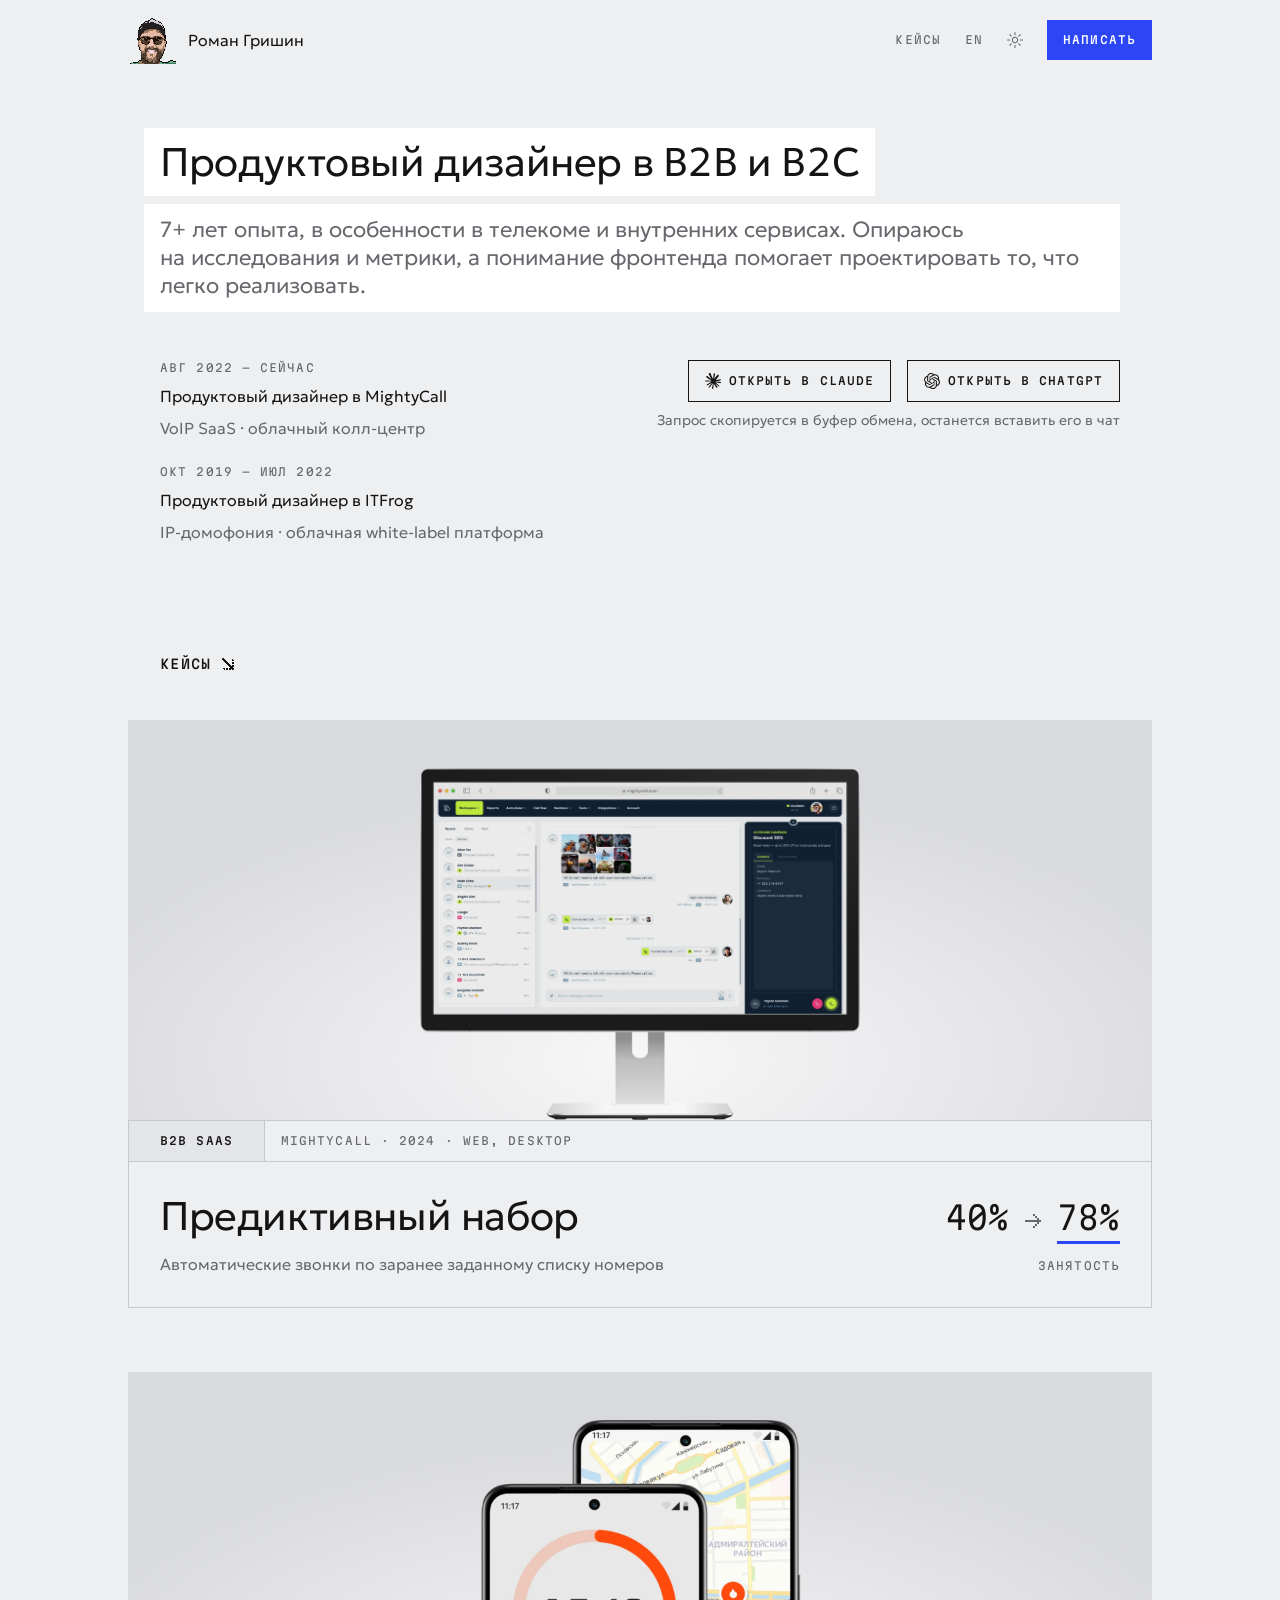
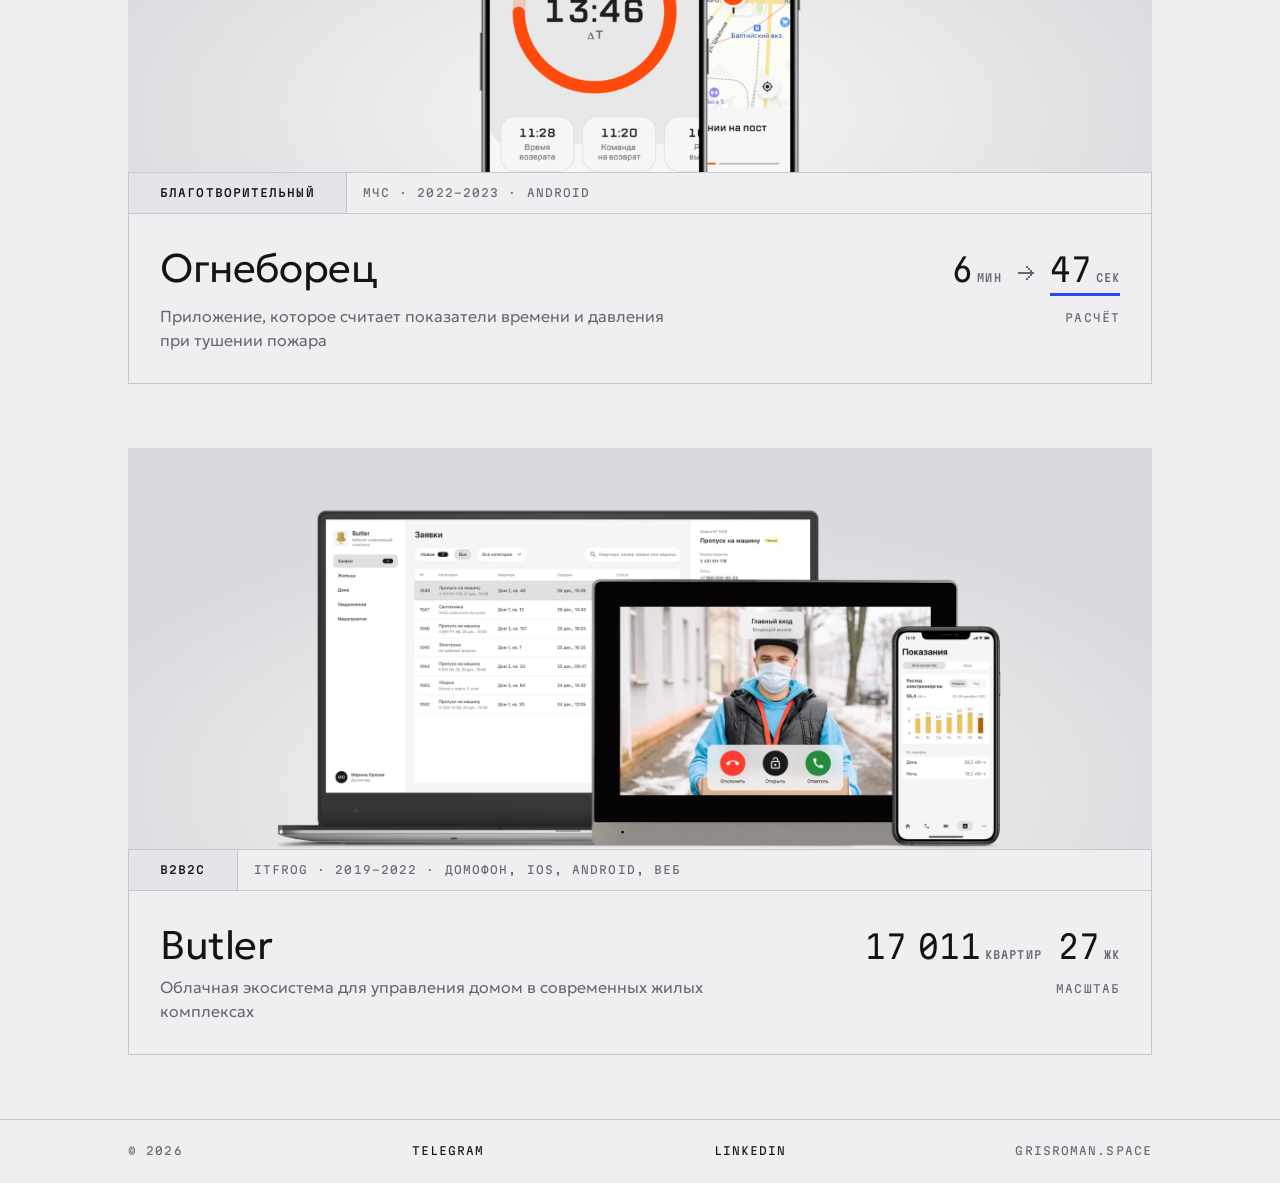
<file: index.html>
<!doctype html>
<html lang="ru">
<head>
  <meta charset="utf-8">
  <meta name="viewport" content="width=device-width, initial-scale=1">
  <title>Роман Гришин&nbsp;— продуктовый дизайнер</title>
  <meta name="description" content="Продуктовый дизайнер B2B и B2C SaaS-продуктов. Кейсы: предиктивный набор MightyCall, Огнеборец, Butler.">
  <link rel="alternate" hreflang="ru" href="https://grisroman.space/">
  <link rel="alternate" hreflang="en" href="https://grisroman.space/en/">
  <!-- Тема — до отрисовки, чтобы не было вспышки светлой -->
  <script>
    (function () {
      var root = document.documentElement;
      try { var t = localStorage.getItem('theme'); if (t === 'light' || t === 'dark') root.dataset.theme = t; } catch (e) {}
      root.classList.add('js');
    })();
  </script>
  <link rel="preconnect" href="https://fonts.googleapis.com">
  <link rel="preconnect" href="https://fonts.gstatic.com" crossorigin>
  <link rel="stylesheet" href="https://fonts.googleapis.com/css2?family=Geologica:wght@300;400&family=Martian+Mono:wdth,wght@87.5..100,300..500&display=swap">
  <link rel="stylesheet" href="css/tokens.css?v=43">
  <link rel="stylesheet" href="css/base.css?v=38">
  <link rel="stylesheet" href="css/home.css?v=52">
  <link rel="icon" href="img/avatar.png">
  <script src="js/main.js?v=52" defer></script>
  <!-- Аналитика GoatCounter: без cookies, баннер не нужен. Локальный просмотр (localhost) не считается -->
  <script data-goatcounter="https://grisroman.goatcounter.com/count" async src="https://gc.zgo.at/count.js"></script>
</head>
<body class="page-home">

<header class="site-header ln ln-b">
  <div class="shell">
    <div class="canvas header">
      <a class="header__me" href="./" aria-label="Роман Гришин, на главную">
        <img class="header__avatar" src="img/avatar.png" alt="" width="48" height="48">
        <span class="header__name text-l">Роман Гришин</span>
      </a>
      <nav class="header__nav" aria-label="Основная навигация">
        <a class="nav-link label-s" href="#cases">Кейсы</a>
        <a class="nav-link label-s" href="en/" lang="en" hreflang="en">EN</a>
        <button class="nav-link label-s theme-toggle" type="button" aria-label="Переключить тему">
          <!-- Иконки Radix Icons (MIT): солнце в светлой теме, луна в тёмной -->
          <svg class="theme-icon theme-light" viewBox="0 0 15 15" aria-hidden="true"><path d="M7.5 0C7.77614 0 8 0.223858 8 0.5V2.5C8 2.77614 7.77614 3 7.5 3C7.22386 3 7 2.77614 7 2.5V0.5C7 0.223858 7.22386 0 7.5 0ZM2.1967 2.1967C2.39196 2.00144 2.70854 2.00144 2.90381 2.1967L4.31802 3.61091C4.51328 3.80617 4.51328 4.12276 4.31802 4.31802C4.12276 4.51328 3.80617 4.51328 3.61091 4.31802L2.1967 2.90381C2.00144 2.70854 2.00144 2.39196 2.1967 2.1967ZM0.5 7C0.223858 7 0 7.22386 0 7.5C0 7.77614 0.223858 8 0.5 8H2.5C2.77614 8 3 7.77614 3 7.5C3 7.22386 2.77614 7 2.5 7H0.5ZM2.1967 12.8033C2.00144 12.608 2.00144 12.2915 2.1967 12.0962L3.61091 10.682C3.80617 10.4867 4.12276 10.4867 4.31802 10.682C4.51328 10.8772 4.51328 11.1938 4.31802 11.3891L2.90381 12.8033C2.70854 12.9986 2.39196 12.9986 2.1967 12.8033ZM12.5 7C12.2239 7 12 7.22386 12 7.5C12 7.77614 12.2239 8 12.5 8H14.5C14.7761 8 15 7.77614 15 7.5C15 7.22386 14.7761 7 14.5 7H12.5ZM10.682 4.31802C10.4867 4.12276 10.4867 3.80617 10.682 3.61091L12.0962 2.1967C12.2915 2.00144 12.608 2.00144 12.8033 2.1967C12.9986 2.39196 12.9986 2.70854 12.8033 2.90381L11.3891 4.31802C11.1938 4.51328 10.8772 4.51328 10.682 4.31802ZM8 12.5C8 12.2239 7.77614 12 7.5 12C7.22386 12 7 12.2239 7 12.5V14.5C7 14.7761 7.22386 15 7.5 15C7.77614 15 8 14.7761 8 14.5V12.5ZM10.682 10.682C10.8772 10.4867 11.1938 10.4867 11.3891 10.682L12.8033 12.0962C12.9986 12.2915 12.9986 12.608 12.8033 12.8033C12.608 12.9986 12.2915 12.9986 12.0962 12.8033L10.682 11.3891C10.4867 11.1938 10.4867 10.8772 10.682 10.682ZM5.5 7.5C5.5 6.39543 6.39543 5.5 7.5 5.5C8.60457 5.5 9.5 6.39543 9.5 7.5C9.5 8.60457 8.60457 9.5 7.5 9.5C6.39543 9.5 5.5 8.60457 5.5 7.5ZM7.5 4.5C5.84315 4.5 4.5 5.84315 4.5 7.5C4.5 9.15685 5.84315 10.5 7.5 10.5C9.15685 10.5 10.5 9.15685 10.5 7.5C10.5 5.84315 9.15685 4.5 7.5 4.5Z" fill="currentColor" fill-rule="evenodd" clip-rule="evenodd"/></svg>
          <svg class="theme-icon theme-dark" viewBox="0 0 15 15" aria-hidden="true"><path d="M2.89998 0.499976C2.89998 0.279062 2.72089 0.0999756 2.49998 0.0999756C2.27906 0.0999756 2.09998 0.279062 2.09998 0.499976V1.09998H1.49998C1.27906 1.09998 1.09998 1.27906 1.09998 1.49998C1.09998 1.72089 1.27906 1.89998 1.49998 1.89998H2.09998V2.49998C2.09998 2.72089 2.27906 2.89998 2.49998 2.89998C2.72089 2.89998 2.89998 2.72089 2.89998 2.49998V1.89998H3.49998C3.72089 1.89998 3.89998 1.72089 3.89998 1.49998C3.89998 1.27906 3.72089 1.09998 3.49998 1.09998H2.89998V0.499976ZM5.89998 3.49998C5.89998 3.27906 5.72089 3.09998 5.49998 3.09998C5.27906 3.09998 5.09998 3.27906 5.09998 3.49998V4.09998H4.49998C4.27906 4.09998 4.09998 4.27906 4.09998 4.49998C4.09998 4.72089 4.27906 4.89998 4.49998 4.89998H5.09998V5.49998C5.09998 5.72089 5.27906 5.89998 5.49998 5.89998C5.72089 5.89998 5.89998 5.72089 5.89998 5.49998V4.89998H6.49998C6.72089 4.89998 6.89998 4.72089 6.89998 4.49998C6.89998 4.27906 6.72089 4.09998 6.49998 4.09998H5.89998V3.49998ZM1.89998 6.49998C1.89998 6.27906 1.72089 6.09998 1.49998 6.09998C1.27906 6.09998 1.09998 6.27906 1.09998 6.49998V7.09998H0.499976C0.279062 7.09998 0.0999756 7.27906 0.0999756 7.49998C0.0999756 7.72089 0.279062 7.89998 0.499976 7.89998H1.09998V8.49998C1.09998 8.72089 1.27906 8.89997 1.49998 8.89997C1.72089 8.89997 1.89998 8.72089 1.89998 8.49998V7.89998H2.49998C2.72089 7.89998 2.89998 7.72089 2.89998 7.49998C2.89998 7.27906 2.72089 7.09998 2.49998 7.09998H1.89998V6.49998ZM8.54406 0.98184L8.24618 0.941586C8.03275 0.917676 7.90692 1.1655 8.02936 1.34194C8.17013 1.54479 8.29981 1.75592 8.41754 1.97445C8.91878 2.90485 9.20322 3.96932 9.20322 5.10022C9.20322 8.37201 6.82247 11.0878 3.69887 11.6097C3.45736 11.65 3.20988 11.6772 2.96008 11.6906C2.74563 11.702 2.62729 11.9535 2.77721 12.1072C2.84551 12.1773 2.91535 12.2458 2.98667 12.3128L3.05883 12.3795L3.31883 12.6045L3.50684 12.7532L3.62796 12.8433L3.81491 12.9742L3.99079 13.089C4.11175 13.1651 4.23536 13.2375 4.36157 13.3059L4.62496 13.4412L4.88553 13.5607L5.18837 13.6828L5.43169 13.7686C5.56564 13.8128 5.70149 13.8529 5.83857 13.8885C5.94262 13.9155 6.04767 13.9401 6.15405 13.9622C6.27993 13.9883 6.40713 14.0109 6.53544 14.0298L6.85241 14.0685L7.11934 14.0892C7.24637 14.0965 7.37436 14.1002 7.50322 14.1002C11.1483 14.1002 14.1032 11.1453 14.1032 7.50023C14.1032 7.25044 14.0893 7.00389 14.0623 6.76131L14.0255 6.48407C13.991 6.26083 13.9453 6.04129 13.8891 5.82642C13.8213 5.56709 13.7382 5.31398 13.6409 5.06881L13.5279 4.80132L13.4507 4.63542L13.3766 4.48666C13.2178 4.17773 13.0353 3.88295 12.8312 3.60423L12.6782 3.40352L12.4793 3.16432L12.3157 2.98361L12.1961 2.85951L12.0355 2.70246L11.8134 2.50184L11.4925 2.24191L11.2483 2.06498L10.9562 1.87446L10.6346 1.68894L10.3073 1.52378L10.1938 1.47176L9.95488 1.3706L9.67791 1.2669L9.42566 1.1846L9.10075 1.09489L8.83599 1.03486L8.54406 0.98184ZM10.4032 5.30023C10.4032 4.27588 10.2002 3.29829 9.83244 2.40604C11.7623 3.28995 13.1032 5.23862 13.1032 7.50023C13.1032 10.593 10.596 13.1002 7.50322 13.1002C6.63646 13.1002 5.81597 12.9036 5.08355 12.5522C6.5419 12.0941 7.81081 11.2082 8.74322 10.0416C8.87963 10.2284 9.10028 10.3497 9.34928 10.3497C9.76349 10.3497 10.0993 10.0139 10.0993 9.59971C10.0993 9.24256 9.84965 8.94373 9.51535 8.86816C9.57741 8.75165 9.63653 8.63334 9.6926 8.51332C9.88358 8.63163 10.1088 8.69993 10.35 8.69993C11.0403 8.69993 11.6 8.14028 11.6 7.44993C11.6 6.75976 11.0406 6.20024 10.3505 6.19993C10.3853 5.90487 10.4032 5.60464 10.4032 5.30023Z" fill="currentColor" fill-rule="evenodd" clip-rule="evenodd"/></svg>
        </button>
        <a class="btn label-m" data-goatcounter-click="write-header" href="https://t.me/grisroman" target="_blank" rel="noopener">Написать<span class="visually-hidden"> в Telegram (откроется в новой вкладке)</span></a>
      </nav>
    </div>
  </div>
</header>

<div class="shell">
  <main class="canvas">

    <section class="hero grid" aria-label="Обо мне" data-reveal>
      <div class="hero__plates">
        <h1 class="plate h2">Продуктовый дизайнер в&nbsp;B2B и&nbsp;B2C</h1>
        <p class="plate subtitle-2 muted">7+&nbsp;лет опыта, в&nbsp;особенности в&nbsp;телекоме и&nbsp;внутренних сервисах. Опираюсь на&nbsp;исследования и&nbsp;метрики, а&nbsp;понимание фронтенда помогает проектировать то, что легко реализовать.</p>
      </div>
      <div class="about__inner">
      <ol class="jobs">
        <li class="job">
          <p class="label-s muted">Авг&nbsp;2022&nbsp;— сейчас</p>
          <p class="text-l">Продуктовый дизайнер в&nbsp;MightyCall</p>
          <p class="text-l muted">VoIP SaaS&nbsp;· облачный колл-центр</p>
        </li>
        <li class="job">
          <p class="label-s muted">Окт&nbsp;2019&nbsp;— июл&nbsp;2022</p>
          <p class="text-l">Продуктовый дизайнер в&nbsp;ITFrog</p>
          <p class="text-l muted">IP-домофония&nbsp;· облачная white-label платформа</p>
        </li>
      </ol>
      <div class="about__text">
        <div class="ask-ai" data-ai-prompt="Прочитай https://grisroman.space/llms-full.txt (полный текст портфолио Романа Гришина) и дай короткий обзор его как продуктового дизайнера: опыт, самые сильные результаты из кейсов, какие роли ему подходят и как с ним связаться.">
          <div class="ask-ai__buttons">
            <a class="btn-outline label-m" data-goatcounter-click="ask-claude" href="https://claude.ai/new" target="_blank" rel="noopener"><svg class="btn-logo" viewBox="0 0 24 24" aria-hidden="true"><path d="m4.7144 15.9555 4.7174-2.6471.079-.2307-.079-.1275h-.2307l-.7893-.0486-2.6956-.0729-2.3375-.0971-2.2646-.1214-.5707-.1215-.5343-.7042.0546-.3522.4797-.3218.686.0608 1.5179.1032 2.2767.1578 1.6514.0972 2.4468.255h.3886l.0546-.1579-.1336-.0971-.1032-.0972L6.973 9.8356l-2.55-1.6879-1.3356-.9714-.7225-.4918-.3643-.4614-.1578-1.0078.6557-.7225.8803.0607.2246.0607.8925.686 1.9064 1.4754 2.4893 1.8336.3643.3035.1457-.1032.0182-.0728-.164-.2733-1.3539-2.4467-1.445-2.4893-.6435-1.032-.17-.6194c-.0607-.255-.1032-.4674-.1032-.7285L6.287.1335 6.6997 0l.9957.1336.419.3642.6192 1.4147 1.0018 2.2282 1.5543 3.0296.4553.8985.2429.8318.091.255h.1579v-.1457l.1275-1.706.2368-2.0947.2307-2.6957.0789-.7589.3764-.9107.7468-.4918.5828.2793.4797.686-.0668.4433-.2853 1.8517-.5586 2.9021-.3643 1.9429h.2125l.2429-.2429.9835-1.3053 1.6514-2.0643.7286-.8196.85-.9046.5464-.4311h1.0321l.759 1.1293-.34 1.1657-1.0625 1.3478-.8804 1.1414-1.2628 1.7-.7893 1.36.0729.1093.1882-.0183 2.8535-.607 1.5421-.2794 1.8396-.3157.8318.3886.091.3946-.3278.8075-1.967.4857-2.3072.4614-3.4364.8136-.0425.0304.0486.0607 1.5482.1457.6618.0364h1.621l3.0175.2247.7892.522.4736.6376-.079.4857-1.2142.6193-1.6393-.3886-3.825-.9107-1.3113-.3279h-.1822v.1093l1.0929 1.0686 2.0035 1.8092 2.5075 2.3314.1275.5768-.3218.4554-.34-.0486-2.2039-1.6575-.85-.7468-1.9246-1.621h-.1275v.17l.4432.6496 2.3436 3.5214.1214 1.0807-.17.3521-.6071.2125-.6679-.1214-1.3721-1.9246L14.38 17.959l-1.1414-1.9428-.1397.079-.674 7.2552-.3156.3703-.7286.2793-.6071-.4614-.3218-.7468.3218-1.4753.3886-1.9246.3157-1.53.2853-1.9004.17-.6314-.0121-.0425-.1397.0182-1.4328 1.9672-2.1796 2.9446-1.7243 1.8456-.4128.164-.7164-.3704.0667-.6618.4008-.5889 2.386-3.0357 1.4389-1.882.929-1.0868-.0062-.1579h-.0546l-6.3385 4.1164-1.1293.1457-.4857-.4554.0608-.7467.2307-.2429 1.9064-1.3114Z" fill="currentColor"/></svg>Открыть в&nbsp;Claude<span class="visually-hidden"> (откроется в&nbsp;новой вкладке, запрос скопируется)</span></a>
            <a class="btn-outline label-m" data-goatcounter-click="ask-chatgpt" href="https://chatgpt.com/" target="_blank" rel="noopener"><svg class="btn-logo" viewBox="0 0 24 24" aria-hidden="true"><path d="M22.2819 9.8211a5.9847 5.9847 0 0 0-.5157-4.9108 6.0462 6.0462 0 0 0-6.5098-2.9A6.0651 6.0651 0 0 0 4.9807 4.1818a5.9847 5.9847 0 0 0-3.9977 2.9 6.0462 6.0462 0 0 0 .7427 7.0966 5.98 5.98 0 0 0 .511 4.9107 6.051 6.051 0 0 0 6.5146 2.9001A5.9847 5.9847 0 0 0 13.2599 24a6.0557 6.0557 0 0 0 5.7718-4.2058 5.9894 5.9894 0 0 0 3.9977-2.9001 6.0557 6.0557 0 0 0-.7475-7.0729zm-9.022 12.6081a4.4755 4.4755 0 0 1-2.8764-1.0408l.1419-.0804 4.7783-2.7582a.7948.7948 0 0 0 .3927-.6813v-6.7369l2.02 1.1686a.071.071 0 0 1 .038.052v5.5826a4.504 4.504 0 0 1-4.4945 4.4944zm-9.6607-4.1254a4.4708 4.4708 0 0 1-.5346-3.0137l.142.0852 4.783 2.7582a.7712.7712 0 0 0 .7806 0l5.8428-3.3685v2.3324a.0804.0804 0 0 1-.0332.0615L9.74 19.9502a4.4992 4.4992 0 0 1-6.1408-1.6464zM2.3408 7.8956a4.485 4.485 0 0 1 2.3655-1.9728V11.6a.7664.7664 0 0 0 .3879.6765l5.8144 3.3543-2.0201 1.1685a.0757.0757 0 0 1-.071 0l-4.8303-2.7865A4.504 4.504 0 0 1 2.3408 7.872zm16.5963 3.8558L13.1038 8.364 15.1192 7.2a.0757.0757 0 0 1 .071 0l4.8303 2.7913a4.4944 4.4944 0 0 1-.6765 8.1042v-5.6772a.79.79 0 0 0-.407-.667zm2.0107-3.0231l-.142-.0852-4.7735-2.7818a.7759.7759 0 0 0-.7854 0L9.409 9.2297V6.8974a.0662.0662 0 0 1 .0284-.0615l4.8303-2.7866a4.4992 4.4992 0 0 1 6.6802 4.66zM8.3065 12.863l-2.02-1.1638a.0804.0804 0 0 1-.038-.0567V6.0742a4.4992 4.4992 0 0 1 7.3757-3.4537l-.142.0805L8.704 5.459a.7948.7948 0 0 0-.3927.6813zm1.0976-2.3654l2.602-1.4998 2.6069 1.4998v2.9994l-2.5974 1.4997-2.6067-1.4997Z" fill="currentColor"/></svg>Открыть в&nbsp;ChatGPT<span class="visually-hidden"> (откроется в&nbsp;новой вкладке, запрос скопируется)</span></a>
          </div>
          <p class="ask-ai__status text-s muted" aria-live="polite">Запрос скопируется в&nbsp;буфер обмена, останется вставить его в&nbsp;чат</p>
        </div>
      </div>
      </div>
    </section>

    <div class="section-head" id="cases">
      <h2 class="section-head__title label-l">Кейсы<svg class="px-arrow px-arrow--down" viewBox="0 0 8 7" shape-rendering="crispEdges" aria-hidden="true"><path d="M0 3h8v1H0zM4 0h1v1H4zM5 1h1v1H5zM6 2h1v1H6zM6 4h1v1H6zM5 5h1v1H5zM4 6h1v1H4z" fill="currentColor"/></svg></h2>
    </div>

    <div class="cases">
      <ul class="cases__list">

      <li class="cases__item" data-reveal>
        <a class="case" href="cases/predictive-dialer/">
          <div class="case__cover">
            <img class="case__img case__img--monitor theme-light" src="img/cover-predictive-light.webp" alt="Рабочее место оператора MightyCall со&nbsp;звонком из&nbsp;кампании на&nbsp;мониторе" width="1800" height="1442" loading="lazy" decoding="async">
            <img class="case__img case__img--monitor theme-dark" src="img/cover-predictive-dark.webp" alt="Рабочее место оператора MightyCall со&nbsp;звонком из&nbsp;кампании на&nbsp;мониторе" width="1800" height="1442" loading="lazy" decoding="async">
          </div>
          <div class="case__tagrow ln ln-t ln-b ln-l ln-r">
            <span class="tag label-m">B2B SaaS</span>
            <span class="case__meta label-s muted">MightyCall&nbsp;· 2024&nbsp;· Web, desktop</span>
            <svg class="px-arrow case__arrow" viewBox="0 0 8 7" shape-rendering="crispEdges" aria-hidden="true"><path d="M0 3h8v1H0zM4 0h1v1H4zM5 1h1v1H5zM6 2h1v1H6zM6 4h1v1H6zM5 5h1v1H5zM4 6h1v1H4z" fill="currentColor"/></svg>
          </div>
          <div class="case__body ln ln-b ln-l ln-r grid">
            <h3 class="case__title h2">Предиктивный набор</h3>
            <p class="case__desc text-l muted">Автоматические звонки по&nbsp;заранее заданному списку номеров</p>
            <p class="case__values"><span class="visually-hidden">Было </span><span class="h3 value">40%</span><svg class="px-arrow case__to" viewBox="0 0 8 7" shape-rendering="crispEdges" aria-hidden="true"><path d="M0 3h8v1H0zM4 0h1v1H4zM5 1h1v1H5zM6 2h1v1H6zM6 4h1v1H6zM5 5h1v1H5zM4 6h1v1H4z" fill="currentColor"/></svg><span class="visually-hidden"> стало </span><span class="h3 value result__after">78%</span></p>
            <p class="case__metric label-s muted">Занятость</p>
          </div>
        </a>
      </li>

      <li class="cases__item" data-reveal>
        <a class="case" href="cases/firefighter/">
          <div class="case__cover">
            <img class="case__img theme-light" src="img/cover-firefighter.webp" alt="Экраны приложения Огнеборец: таймер работы звена и карта" width="1680" height="1056" loading="lazy" decoding="async">
            <img class="case__img theme-dark" src="img/cover-firefighter-dark.webp" alt="Экраны приложения Огнеборец: таймер работы звена и карта" width="1680" height="1056" loading="lazy" decoding="async">
          </div>
          <div class="case__tagrow ln ln-t ln-b ln-l ln-r">
            <span class="tag label-m">Благотворительный</span>
            <span class="case__meta label-s muted">МЧС&nbsp;· 2022–2023&nbsp;· Android</span>
            <svg class="px-arrow case__arrow" viewBox="0 0 8 7" shape-rendering="crispEdges" aria-hidden="true"><path d="M0 3h8v1H0zM4 0h1v1H4zM5 1h1v1H5zM6 2h1v1H6zM6 4h1v1H6zM5 5h1v1H5zM4 6h1v1H4z" fill="currentColor"/></svg>
          </div>
          <div class="case__body ln ln-b ln-l ln-r grid">
            <h3 class="case__title h2">Огнеборец</h3>
            <p class="case__desc text-l muted">Приложение, которое считает показатели времени и&nbsp;давления при&nbsp;тушении пожара</p>
            <p class="case__values"><span class="visually-hidden">Было </span><span class="h3 value">6<span class="value__unit label-m muted">мин</span></span><svg class="px-arrow case__to" viewBox="0 0 8 7" shape-rendering="crispEdges" aria-hidden="true"><path d="M0 3h8v1H0zM4 0h1v1H4zM5 1h1v1H5zM6 2h1v1H6zM6 4h1v1H6zM5 5h1v1H5zM4 6h1v1H4z" fill="currentColor"/></svg><span class="visually-hidden"> стало </span><span class="h3 value result__after">47<span class="value__unit label-m muted">сек</span></span></p>
            <p class="case__metric label-s muted">Расчёт</p>
          </div>
        </a>
      </li>

      <li class="cases__item" data-reveal>
        <a class="case" href="cases/butler/">
          <div class="case__cover">
            <img class="case__img case__img--wide theme-light" src="img/cover-butler.webp?v=6" alt="Админ-панель управляющей компании, домофон и приложение Butler" width="1680" height="788" loading="lazy" decoding="async">
            <img class="case__img case__img--wide theme-dark" src="img/cover-butler-dark.webp?v=6" alt="Админ-панель управляющей компании, домофон и приложение Butler" width="1680" height="788" loading="lazy" decoding="async">
          </div>
          <div class="case__tagrow ln ln-t ln-b ln-l ln-r">
            <span class="tag label-m">B2B2C</span>
            <span class="case__meta label-s muted">ITFrog&nbsp;· 2019–2022&nbsp;· Домофон, iOS, Android, веб</span>
            <svg class="px-arrow case__arrow" viewBox="0 0 8 7" shape-rendering="crispEdges" aria-hidden="true"><path d="M0 3h8v1H0zM4 0h1v1H4zM5 1h1v1H5zM6 2h1v1H6zM6 4h1v1H6zM5 5h1v1H5zM4 6h1v1H4z" fill="currentColor"/></svg>
          </div>
          <div class="case__body ln ln-b ln-l ln-r grid">
            <h3 class="case__title h2">Butler</h3>
            <p class="case__desc text-l muted">Облачная экосистема для&nbsp;управления домом в&nbsp;современных жилых комплексах</p>
            <p class="case__values"><span class="h3 value">17&#8239;011<span class="value__unit label-m muted">квартир</span></span><span class="h3 value">27<span class="value__unit label-m muted">ЖК</span></span></p>
            <p class="case__metric label-s muted">Масштаб</p>
          </div>
        </a>
      </li>
      </ul>
    </div>

  </main>
</div>

<footer class="site-footer ln ln-t">
  <div class="shell">
    <div class="canvas footer">
      <p class="footer__cell label-s muted">©&nbsp;2026</p>
      <a class="footer__cell footer__link label-s" data-goatcounter-click="write-footer-telegram" href="https://t.me/grisroman" target="_blank" rel="noopener">Telegram</a>
      <a class="footer__cell footer__link label-s" data-goatcounter-click="footer-linkedin" href="https://www.linkedin.com/in/roman-grishin/" target="_blank" rel="noopener">LinkedIn</a>
      <p class="footer__cell label-s muted">grisroman.space</p>
    </div>
  </div>
</footer>

</body>
</html>
</file>
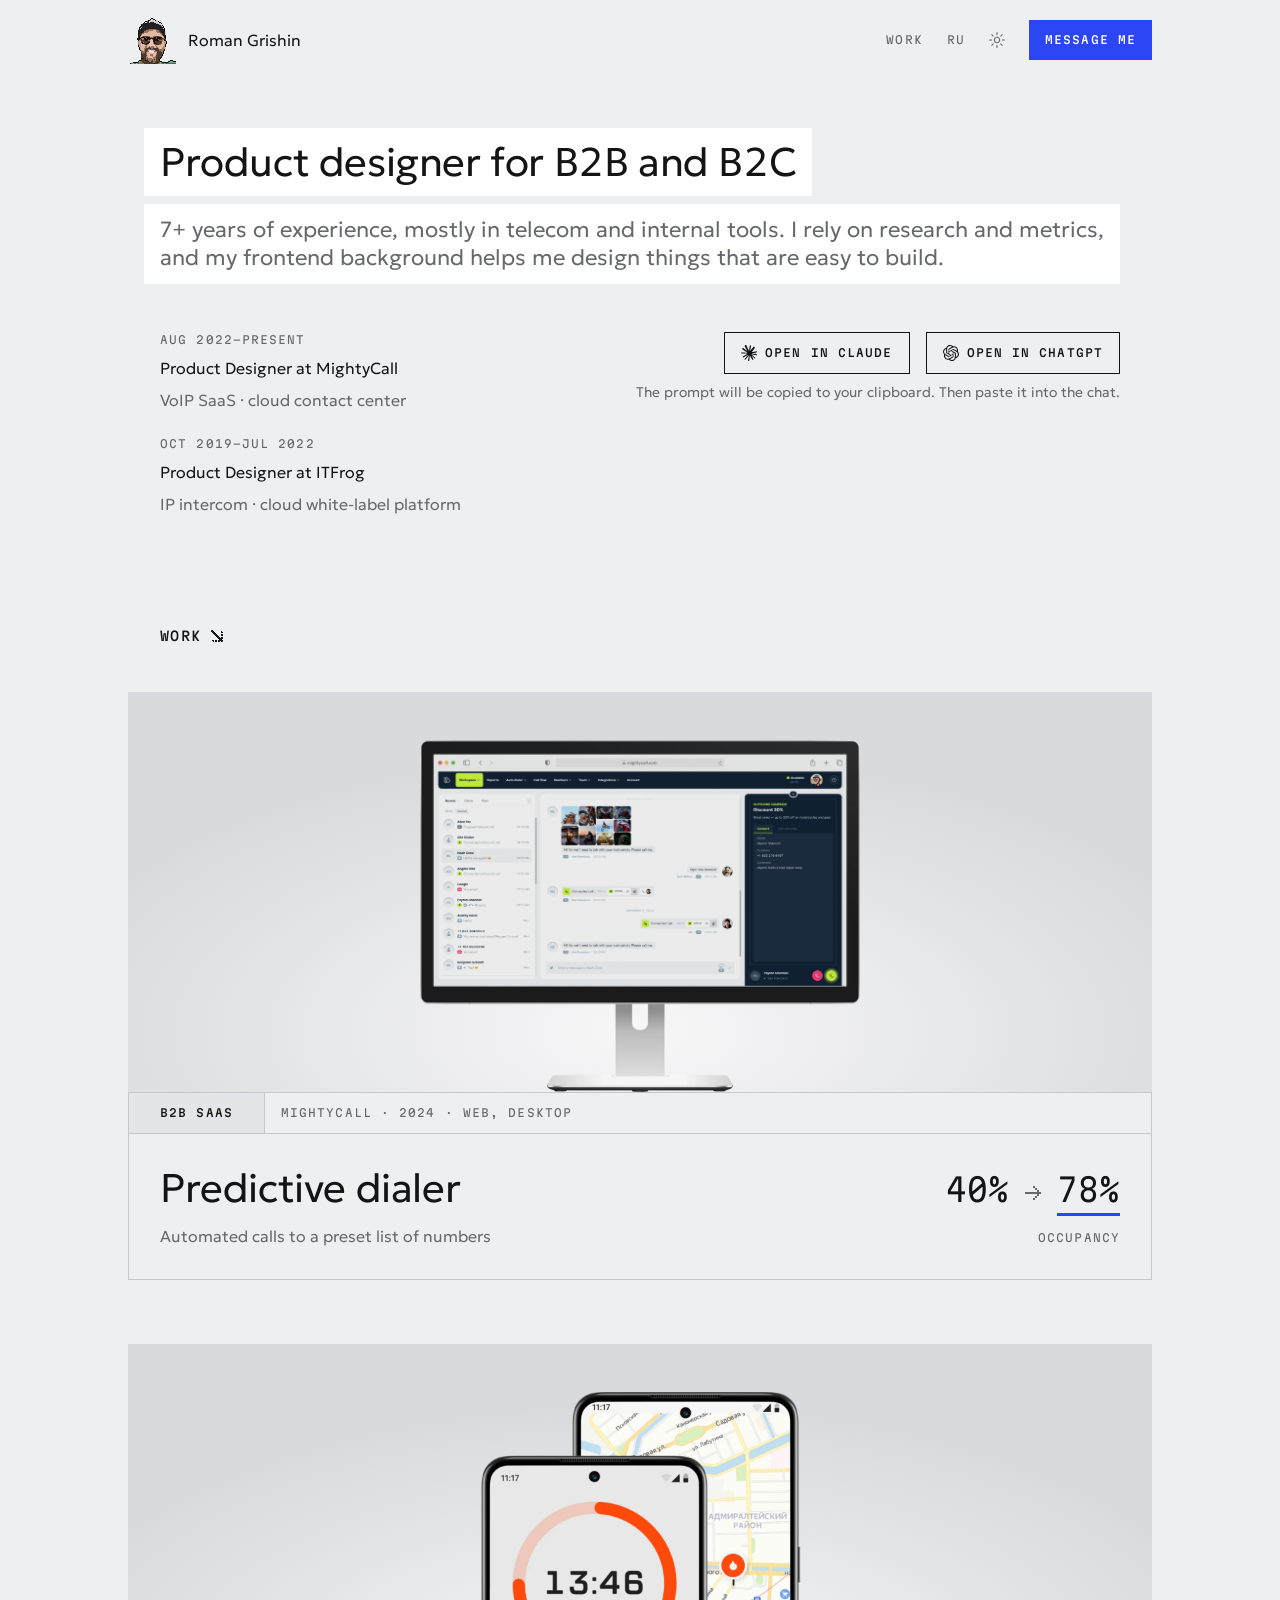
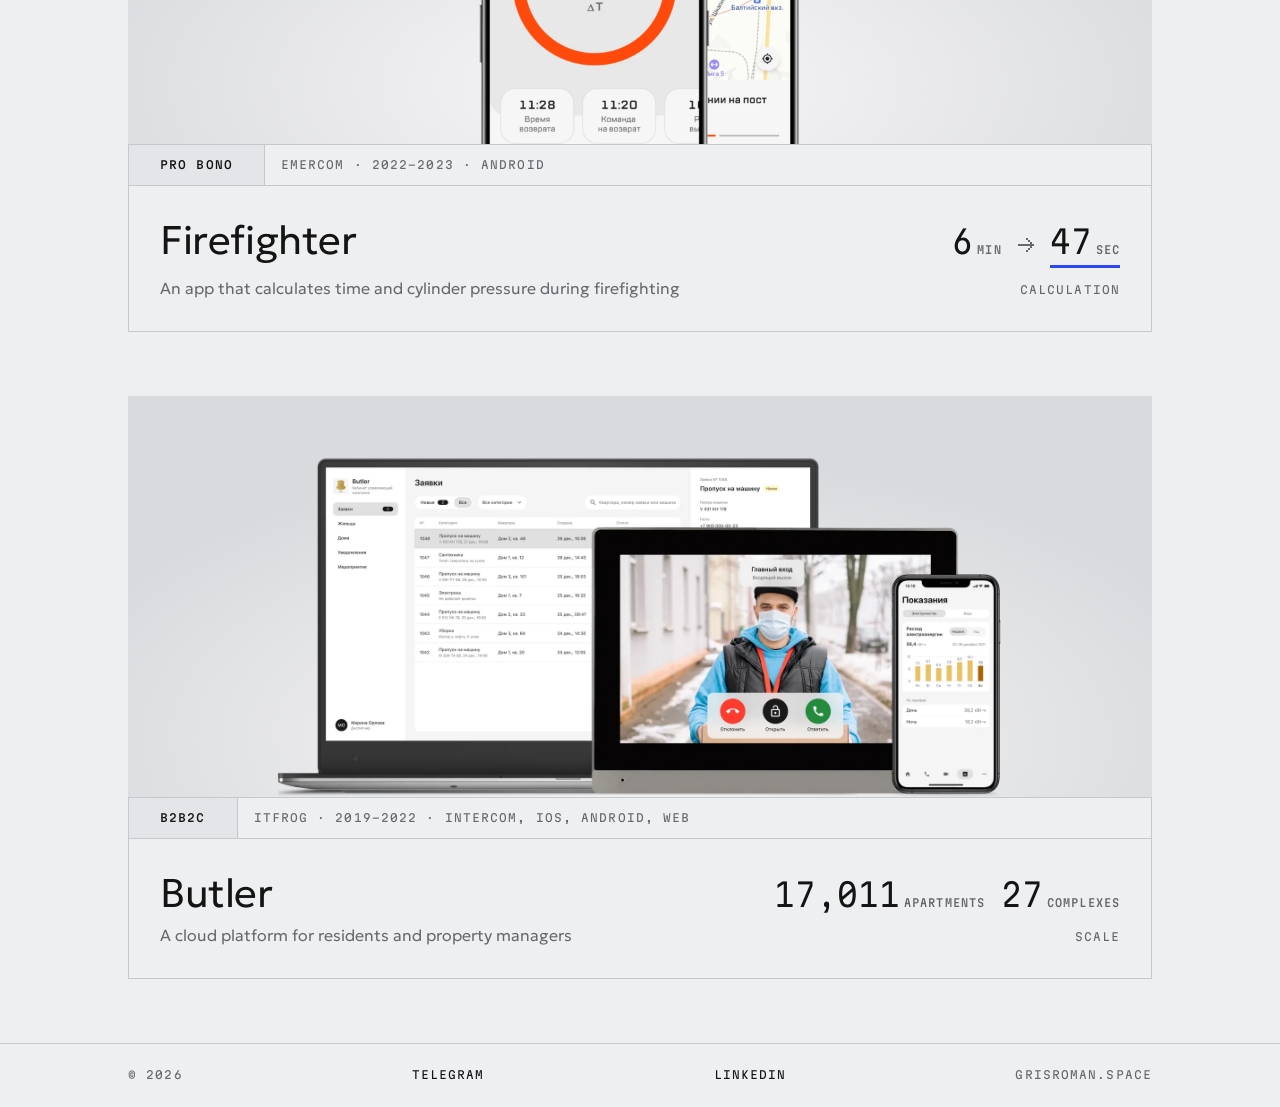
<file: en/index.html>
<!doctype html>
<html lang="en">
<head>
  <meta charset="utf-8">
  <meta name="viewport" content="width=device-width, initial-scale=1">
  <title>Roman Grishin — Product Designer</title>
  <meta name="description" content="Product designer for B2B and B2C SaaS. Case studies: MightyCall predictive dialer, Firefighter, Butler.">
  <link rel="alternate" hreflang="ru" href="https://grisroman.space/">
  <link rel="alternate" hreflang="en" href="https://grisroman.space/en/">
  <!-- Тема — до отрисовки, чтобы не было вспышки светлой -->
  <script>
    (function () {
      var root = document.documentElement;
      try { var t = localStorage.getItem('theme'); if (t === 'light' || t === 'dark') root.dataset.theme = t; } catch (e) {}
      root.classList.add('js');
    })();
  </script>
  <link rel="preconnect" href="https://fonts.googleapis.com">
  <link rel="preconnect" href="https://fonts.gstatic.com" crossorigin>
  <link rel="stylesheet" href="https://fonts.googleapis.com/css2?family=Geologica:wght@300;400&family=Martian+Mono:wdth,wght@87.5..100,300..500&display=swap">
  <link rel="stylesheet" href="../css/tokens.css?v=43">
  <link rel="stylesheet" href="../css/base.css?v=38">
  <link rel="stylesheet" href="../css/home.css?v=52">
  <link rel="icon" href="../img/avatar.png">
  <script src="../js/main.js?v=52" defer></script>
  <!-- Аналитика GoatCounter: без cookies, баннер не нужен. Локальный просмотр (localhost) не считается -->
  <script data-goatcounter="https://grisroman.goatcounter.com/count" async src="https://gc.zgo.at/count.js"></script>
</head>
<body class="page-home">

<header class="site-header ln ln-b">
  <div class="shell">
    <div class="canvas header">
      <a class="header__me" href="./" aria-label="Roman Grishin, home">
        <img class="header__avatar" src="../img/avatar.png" alt="" width="48" height="48">
        <span class="header__name text-l">Roman Grishin</span>
      </a>
      <nav class="header__nav" aria-label="Main navigation">
        <a class="nav-link label-s" href="#cases">Work</a>
        <a class="nav-link label-s" href="../" lang="ru" hreflang="ru">RU</a>
        <button class="nav-link label-s theme-toggle" type="button" aria-label="Toggle theme">
          <!-- Иконки Radix Icons (MIT): солнце в светлой теме, луна в тёмной -->
          <svg class="theme-icon theme-light" viewBox="0 0 15 15" aria-hidden="true"><path d="M7.5 0C7.77614 0 8 0.223858 8 0.5V2.5C8 2.77614 7.77614 3 7.5 3C7.22386 3 7 2.77614 7 2.5V0.5C7 0.223858 7.22386 0 7.5 0ZM2.1967 2.1967C2.39196 2.00144 2.70854 2.00144 2.90381 2.1967L4.31802 3.61091C4.51328 3.80617 4.51328 4.12276 4.31802 4.31802C4.12276 4.51328 3.80617 4.51328 3.61091 4.31802L2.1967 2.90381C2.00144 2.70854 2.00144 2.39196 2.1967 2.1967ZM0.5 7C0.223858 7 0 7.22386 0 7.5C0 7.77614 0.223858 8 0.5 8H2.5C2.77614 8 3 7.77614 3 7.5C3 7.22386 2.77614 7 2.5 7H0.5ZM2.1967 12.8033C2.00144 12.608 2.00144 12.2915 2.1967 12.0962L3.61091 10.682C3.80617 10.4867 4.12276 10.4867 4.31802 10.682C4.51328 10.8772 4.51328 11.1938 4.31802 11.3891L2.90381 12.8033C2.70854 12.9986 2.39196 12.9986 2.1967 12.8033ZM12.5 7C12.2239 7 12 7.22386 12 7.5C12 7.77614 12.2239 8 12.5 8H14.5C14.7761 8 15 7.77614 15 7.5C15 7.22386 14.7761 7 14.5 7H12.5ZM10.682 4.31802C10.4867 4.12276 10.4867 3.80617 10.682 3.61091L12.0962 2.1967C12.2915 2.00144 12.608 2.00144 12.8033 2.1967C12.9986 2.39196 12.9986 2.70854 12.8033 2.90381L11.3891 4.31802C11.1938 4.51328 10.8772 4.51328 10.682 4.31802ZM8 12.5C8 12.2239 7.77614 12 7.5 12C7.22386 12 7 12.2239 7 12.5V14.5C7 14.7761 7.22386 15 7.5 15C7.77614 15 8 14.7761 8 14.5V12.5ZM10.682 10.682C10.8772 10.4867 11.1938 10.4867 11.3891 10.682L12.8033 12.0962C12.9986 12.2915 12.9986 12.608 12.8033 12.8033C12.608 12.9986 12.2915 12.9986 12.0962 12.8033L10.682 11.3891C10.4867 11.1938 10.4867 10.8772 10.682 10.682ZM5.5 7.5C5.5 6.39543 6.39543 5.5 7.5 5.5C8.60457 5.5 9.5 6.39543 9.5 7.5C9.5 8.60457 8.60457 9.5 7.5 9.5C6.39543 9.5 5.5 8.60457 5.5 7.5ZM7.5 4.5C5.84315 4.5 4.5 5.84315 4.5 7.5C4.5 9.15685 5.84315 10.5 7.5 10.5C9.15685 10.5 10.5 9.15685 10.5 7.5C10.5 5.84315 9.15685 4.5 7.5 4.5Z" fill="currentColor" fill-rule="evenodd" clip-rule="evenodd"/></svg>
          <svg class="theme-icon theme-dark" viewBox="0 0 15 15" aria-hidden="true"><path d="M2.89998 0.499976C2.89998 0.279062 2.72089 0.0999756 2.49998 0.0999756C2.27906 0.0999756 2.09998 0.279062 2.09998 0.499976V1.09998H1.49998C1.27906 1.09998 1.09998 1.27906 1.09998 1.49998C1.09998 1.72089 1.27906 1.89998 1.49998 1.89998H2.09998V2.49998C2.09998 2.72089 2.27906 2.89998 2.49998 2.89998C2.72089 2.89998 2.89998 2.72089 2.89998 2.49998V1.89998H3.49998C3.72089 1.89998 3.89998 1.72089 3.89998 1.49998C3.89998 1.27906 3.72089 1.09998 3.49998 1.09998H2.89998V0.499976ZM5.89998 3.49998C5.89998 3.27906 5.72089 3.09998 5.49998 3.09998C5.27906 3.09998 5.09998 3.27906 5.09998 3.49998V4.09998H4.49998C4.27906 4.09998 4.09998 4.27906 4.09998 4.49998C4.09998 4.72089 4.27906 4.89998 4.49998 4.89998H5.09998V5.49998C5.09998 5.72089 5.27906 5.89998 5.49998 5.89998C5.72089 5.89998 5.89998 5.72089 5.89998 5.49998V4.89998H6.49998C6.72089 4.89998 6.89998 4.72089 6.89998 4.49998C6.89998 4.27906 6.72089 4.09998 6.49998 4.09998H5.89998V3.49998ZM1.89998 6.49998C1.89998 6.27906 1.72089 6.09998 1.49998 6.09998C1.27906 6.09998 1.09998 6.27906 1.09998 6.49998V7.09998H0.499976C0.279062 7.09998 0.0999756 7.27906 0.0999756 7.49998C0.0999756 7.72089 0.279062 7.89998 0.499976 7.89998H1.09998V8.49998C1.09998 8.72089 1.27906 8.89997 1.49998 8.89997C1.72089 8.89997 1.89998 8.72089 1.89998 8.49998V7.89998H2.49998C2.72089 7.89998 2.89998 7.72089 2.89998 7.49998C2.89998 7.27906 2.72089 7.09998 2.49998 7.09998H1.89998V6.49998ZM8.54406 0.98184L8.24618 0.941586C8.03275 0.917676 7.90692 1.1655 8.02936 1.34194C8.17013 1.54479 8.29981 1.75592 8.41754 1.97445C8.91878 2.90485 9.20322 3.96932 9.20322 5.10022C9.20322 8.37201 6.82247 11.0878 3.69887 11.6097C3.45736 11.65 3.20988 11.6772 2.96008 11.6906C2.74563 11.702 2.62729 11.9535 2.77721 12.1072C2.84551 12.1773 2.91535 12.2458 2.98667 12.3128L3.05883 12.3795L3.31883 12.6045L3.50684 12.7532L3.62796 12.8433L3.81491 12.9742L3.99079 13.089C4.11175 13.1651 4.23536 13.2375 4.36157 13.3059L4.62496 13.4412L4.88553 13.5607L5.18837 13.6828L5.43169 13.7686C5.56564 13.8128 5.70149 13.8529 5.83857 13.8885C5.94262 13.9155 6.04767 13.9401 6.15405 13.9622C6.27993 13.9883 6.40713 14.0109 6.53544 14.0298L6.85241 14.0685L7.11934 14.0892C7.24637 14.0965 7.37436 14.1002 7.50322 14.1002C11.1483 14.1002 14.1032 11.1453 14.1032 7.50023C14.1032 7.25044 14.0893 7.00389 14.0623 6.76131L14.0255 6.48407C13.991 6.26083 13.9453 6.04129 13.8891 5.82642C13.8213 5.56709 13.7382 5.31398 13.6409 5.06881L13.5279 4.80132L13.4507 4.63542L13.3766 4.48666C13.2178 4.17773 13.0353 3.88295 12.8312 3.60423L12.6782 3.40352L12.4793 3.16432L12.3157 2.98361L12.1961 2.85951L12.0355 2.70246L11.8134 2.50184L11.4925 2.24191L11.2483 2.06498L10.9562 1.87446L10.6346 1.68894L10.3073 1.52378L10.1938 1.47176L9.95488 1.3706L9.67791 1.2669L9.42566 1.1846L9.10075 1.09489L8.83599 1.03486L8.54406 0.98184ZM10.4032 5.30023C10.4032 4.27588 10.2002 3.29829 9.83244 2.40604C11.7623 3.28995 13.1032 5.23862 13.1032 7.50023C13.1032 10.593 10.596 13.1002 7.50322 13.1002C6.63646 13.1002 5.81597 12.9036 5.08355 12.5522C6.5419 12.0941 7.81081 11.2082 8.74322 10.0416C8.87963 10.2284 9.10028 10.3497 9.34928 10.3497C9.76349 10.3497 10.0993 10.0139 10.0993 9.59971C10.0993 9.24256 9.84965 8.94373 9.51535 8.86816C9.57741 8.75165 9.63653 8.63334 9.6926 8.51332C9.88358 8.63163 10.1088 8.69993 10.35 8.69993C11.0403 8.69993 11.6 8.14028 11.6 7.44993C11.6 6.75976 11.0406 6.20024 10.3505 6.19993C10.3853 5.90487 10.4032 5.60464 10.4032 5.30023Z" fill="currentColor" fill-rule="evenodd" clip-rule="evenodd"/></svg>
        </button>
        <a class="btn label-m" data-goatcounter-click="write-header" href="https://t.me/grisroman" target="_blank" rel="noopener">Message me<span class="visually-hidden"> on Telegram (opens in a new tab)</span></a>
      </nav>
    </div>
  </div>
</header>

<div class="shell">
  <main class="canvas">

    <section class="hero grid" aria-label="About me" data-reveal>
      <div class="hero__plates">
        <h1 class="plate h2">Product designer for B2B and&nbsp;B2C</h1>
        <p class="plate subtitle-2 muted">7+ years of experience, mostly in telecom and internal tools. I rely on research and metrics, and my frontend background helps me design things that are easy to build.</p>
      </div>
      <div class="about__inner">
      <ol class="jobs">
        <li class="job">
          <p class="label-s muted">Aug&nbsp;2022–present</p>
          <p class="text-l">Product Designer at MightyCall</p>
          <p class="text-l muted">VoIP SaaS&nbsp;· cloud contact center</p>
        </li>
        <li class="job">
          <p class="label-s muted">Oct&nbsp;2019–Jul&nbsp;2022</p>
          <p class="text-l">Product Designer at ITFrog</p>
          <p class="text-l muted">IP intercom&nbsp;· cloud white-label platform</p>
        </li>
      </ol>
      <div class="about__text">
        <div class="ask-ai" data-ai-prompt="Read https://grisroman.space/en/llms-full.txt (the full text of Roman Grishin's portfolio) and give a short overview of him as a product designer: experience, strongest results from the case studies, which roles suit him, and how to contact him.">
          <div class="ask-ai__buttons">
            <a class="btn-outline label-m" data-goatcounter-click="ask-claude" href="https://claude.ai/new" target="_blank" rel="noopener"><svg class="btn-logo" viewBox="0 0 24 24" aria-hidden="true"><path d="m4.7144 15.9555 4.7174-2.6471.079-.2307-.079-.1275h-.2307l-.7893-.0486-2.6956-.0729-2.3375-.0971-2.2646-.1214-.5707-.1215-.5343-.7042.0546-.3522.4797-.3218.686.0608 1.5179.1032 2.2767.1578 1.6514.0972 2.4468.255h.3886l.0546-.1579-.1336-.0971-.1032-.0972L6.973 9.8356l-2.55-1.6879-1.3356-.9714-.7225-.4918-.3643-.4614-.1578-1.0078.6557-.7225.8803.0607.2246.0607.8925.686 1.9064 1.4754 2.4893 1.8336.3643.3035.1457-.1032.0182-.0728-.164-.2733-1.3539-2.4467-1.445-2.4893-.6435-1.032-.17-.6194c-.0607-.255-.1032-.4674-.1032-.7285L6.287.1335 6.6997 0l.9957.1336.419.3642.6192 1.4147 1.0018 2.2282 1.5543 3.0296.4553.8985.2429.8318.091.255h.1579v-.1457l.1275-1.706.2368-2.0947.2307-2.6957.0789-.7589.3764-.9107.7468-.4918.5828.2793.4797.686-.0668.4433-.2853 1.8517-.5586 2.9021-.3643 1.9429h.2125l.2429-.2429.9835-1.3053 1.6514-2.0643.7286-.8196.85-.9046.5464-.4311h1.0321l.759 1.1293-.34 1.1657-1.0625 1.3478-.8804 1.1414-1.2628 1.7-.7893 1.36.0729.1093.1882-.0183 2.8535-.607 1.5421-.2794 1.8396-.3157.8318.3886.091.3946-.3278.8075-1.967.4857-2.3072.4614-3.4364.8136-.0425.0304.0486.0607 1.5482.1457.6618.0364h1.621l3.0175.2247.7892.522.4736.6376-.079.4857-1.2142.6193-1.6393-.3886-3.825-.9107-1.3113-.3279h-.1822v.1093l1.0929 1.0686 2.0035 1.8092 2.5075 2.3314.1275.5768-.3218.4554-.34-.0486-2.2039-1.6575-.85-.7468-1.9246-1.621h-.1275v.17l.4432.6496 2.3436 3.5214.1214 1.0807-.17.3521-.6071.2125-.6679-.1214-1.3721-1.9246L14.38 17.959l-1.1414-1.9428-.1397.079-.674 7.2552-.3156.3703-.7286.2793-.6071-.4614-.3218-.7468.3218-1.4753.3886-1.9246.3157-1.53.2853-1.9004.17-.6314-.0121-.0425-.1397.0182-1.4328 1.9672-2.1796 2.9446-1.7243 1.8456-.4128.164-.7164-.3704.0667-.6618.4008-.5889 2.386-3.0357 1.4389-1.882.929-1.0868-.0062-.1579h-.0546l-6.3385 4.1164-1.1293.1457-.4857-.4554.0608-.7467.2307-.2429 1.9064-1.3114Z" fill="currentColor"/></svg>Open in Claude<span class="visually-hidden"> (opens in a new tab, the prompt will be copied)</span></a>
            <a class="btn-outline label-m" data-goatcounter-click="ask-chatgpt" href="https://chatgpt.com/" target="_blank" rel="noopener"><svg class="btn-logo" viewBox="0 0 24 24" aria-hidden="true"><path d="M22.2819 9.8211a5.9847 5.9847 0 0 0-.5157-4.9108 6.0462 6.0462 0 0 0-6.5098-2.9A6.0651 6.0651 0 0 0 4.9807 4.1818a5.9847 5.9847 0 0 0-3.9977 2.9 6.0462 6.0462 0 0 0 .7427 7.0966 5.98 5.98 0 0 0 .511 4.9107 6.051 6.051 0 0 0 6.5146 2.9001A5.9847 5.9847 0 0 0 13.2599 24a6.0557 6.0557 0 0 0 5.7718-4.2058 5.9894 5.9894 0 0 0 3.9977-2.9001 6.0557 6.0557 0 0 0-.7475-7.0729zm-9.022 12.6081a4.4755 4.4755 0 0 1-2.8764-1.0408l.1419-.0804 4.7783-2.7582a.7948.7948 0 0 0 .3927-.6813v-6.7369l2.02 1.1686a.071.071 0 0 1 .038.052v5.5826a4.504 4.504 0 0 1-4.4945 4.4944zm-9.6607-4.1254a4.4708 4.4708 0 0 1-.5346-3.0137l.142.0852 4.783 2.7582a.7712.7712 0 0 0 .7806 0l5.8428-3.3685v2.3324a.0804.0804 0 0 1-.0332.0615L9.74 19.9502a4.4992 4.4992 0 0 1-6.1408-1.6464zM2.3408 7.8956a4.485 4.485 0 0 1 2.3655-1.9728V11.6a.7664.7664 0 0 0 .3879.6765l5.8144 3.3543-2.0201 1.1685a.0757.0757 0 0 1-.071 0l-4.8303-2.7865A4.504 4.504 0 0 1 2.3408 7.872zm16.5963 3.8558L13.1038 8.364 15.1192 7.2a.0757.0757 0 0 1 .071 0l4.8303 2.7913a4.4944 4.4944 0 0 1-.6765 8.1042v-5.6772a.79.79 0 0 0-.407-.667zm2.0107-3.0231l-.142-.0852-4.7735-2.7818a.7759.7759 0 0 0-.7854 0L9.409 9.2297V6.8974a.0662.0662 0 0 1 .0284-.0615l4.8303-2.7866a4.4992 4.4992 0 0 1 6.6802 4.66zM8.3065 12.863l-2.02-1.1638a.0804.0804 0 0 1-.038-.0567V6.0742a4.4992 4.4992 0 0 1 7.3757-3.4537l-.142.0805L8.704 5.459a.7948.7948 0 0 0-.3927.6813zm1.0976-2.3654l2.602-1.4998 2.6069 1.4998v2.9994l-2.5974 1.4997-2.6067-1.4997Z" fill="currentColor"/></svg>Open in ChatGPT<span class="visually-hidden"> (opens in a new tab, the prompt will be copied)</span></a>
          </div>
          <p class="ask-ai__status text-s muted" aria-live="polite">The prompt will be copied to your clipboard. Then paste it into the chat.</p>
        </div>
      </div>
      </div>
    </section>

    <div class="section-head" id="cases">
      <h2 class="section-head__title label-l">Work<svg class="px-arrow px-arrow--down" viewBox="0 0 8 7" shape-rendering="crispEdges" aria-hidden="true"><path d="M0 3h8v1H0zM4 0h1v1H4zM5 1h1v1H5zM6 2h1v1H6zM6 4h1v1H6zM5 5h1v1H5zM4 6h1v1H4z" fill="currentColor"/></svg></h2>
    </div>

    <div class="cases">
      <ul class="cases__list">

      <li class="cases__item" data-reveal>
        <a class="case" href="cases/predictive-dialer/">
          <div class="case__cover">
            <img class="case__img case__img--monitor theme-light" src="../img/cover-predictive-light.webp" alt="MightyCall agent workspace on a monitor, with a campaign call" width="1800" height="1442" loading="lazy" decoding="async">
            <img class="case__img case__img--monitor theme-dark" src="../img/cover-predictive-dark.webp" alt="MightyCall agent workspace on a monitor, with a campaign call" width="1800" height="1442" loading="lazy" decoding="async">
          </div>
          <div class="case__tagrow ln ln-t ln-b ln-l ln-r">
            <span class="tag label-m">B2B SaaS</span>
            <span class="case__meta label-s muted">MightyCall&nbsp;· 2024&nbsp;· Web, desktop</span>
            <svg class="px-arrow case__arrow" viewBox="0 0 8 7" shape-rendering="crispEdges" aria-hidden="true"><path d="M0 3h8v1H0zM4 0h1v1H4zM5 1h1v1H5zM6 2h1v1H6zM6 4h1v1H6zM5 5h1v1H5zM4 6h1v1H4z" fill="currentColor"/></svg>
          </div>
          <div class="case__body ln ln-b ln-l ln-r grid">
            <h3 class="case__title h2">Predictive dialer</h3>
            <p class="case__desc text-l muted">Automated calls to a preset list of numbers</p>
            <p class="case__values"><span class="visually-hidden">Before </span><span class="h3 value">40%</span><svg class="px-arrow case__to" viewBox="0 0 8 7" shape-rendering="crispEdges" aria-hidden="true"><path d="M0 3h8v1H0zM4 0h1v1H4zM5 1h1v1H5zM6 2h1v1H6zM6 4h1v1H6zM5 5h1v1H5zM4 6h1v1H4z" fill="currentColor"/></svg><span class="visually-hidden"> after </span><span class="h3 value result__after">78%</span></p>
            <p class="case__metric label-s muted">Occupancy</p>
          </div>
        </a>
      </li>

      <li class="cases__item" data-reveal>
        <a class="case" href="cases/firefighter/">
          <div class="case__cover">
            <img class="case__img theme-light" src="../img/cover-firefighter.webp" alt="Firefighter app screens: crew work timer and map" width="1680" height="1056" loading="lazy" decoding="async">
            <img class="case__img theme-dark" src="../img/cover-firefighter-dark.webp" alt="Firefighter app screens: crew work timer and map" width="1680" height="1056" loading="lazy" decoding="async">
          </div>
          <div class="case__tagrow ln ln-t ln-b ln-l ln-r">
            <span class="tag label-m">Pro bono</span>
            <span class="case__meta label-s muted">EMERCOM&nbsp;· 2022–2023&nbsp;· Android</span>
            <svg class="px-arrow case__arrow" viewBox="0 0 8 7" shape-rendering="crispEdges" aria-hidden="true"><path d="M0 3h8v1H0zM4 0h1v1H4zM5 1h1v1H5zM6 2h1v1H6zM6 4h1v1H6zM5 5h1v1H5zM4 6h1v1H4z" fill="currentColor"/></svg>
          </div>
          <div class="case__body ln ln-b ln-l ln-r grid">
            <h3 class="case__title h2">Firefighter</h3>
            <p class="case__desc text-l muted">An app that calculates time and cylinder pressure during firefighting</p>
            <p class="case__values"><span class="visually-hidden">Before </span><span class="h3 value">6<span class="value__unit label-m muted">min</span></span><svg class="px-arrow case__to" viewBox="0 0 8 7" shape-rendering="crispEdges" aria-hidden="true"><path d="M0 3h8v1H0zM4 0h1v1H4zM5 1h1v1H5zM6 2h1v1H6zM6 4h1v1H6zM5 5h1v1H5zM4 6h1v1H4z" fill="currentColor"/></svg><span class="visually-hidden"> after </span><span class="h3 value result__after">47<span class="value__unit label-m muted">sec</span></span></p>
            <p class="case__metric label-s muted">Calculation</p>
          </div>
        </a>
      </li>

      <li class="cases__item" data-reveal>
        <a class="case" href="cases/butler/">
          <div class="case__cover">
            <img class="case__img case__img--wide theme-light" src="../img/cover-butler.webp?v=6" alt="Property management admin panel, intercom and the Butler app" width="1680" height="788" loading="lazy" decoding="async">
            <img class="case__img case__img--wide theme-dark" src="../img/cover-butler-dark.webp?v=6" alt="Property management admin panel, intercom and the Butler app" width="1680" height="788" loading="lazy" decoding="async">
          </div>
          <div class="case__tagrow ln ln-t ln-b ln-l ln-r">
            <span class="tag label-m">B2B2C</span>
            <span class="case__meta label-s muted">ITFrog&nbsp;· 2019–2022&nbsp;· Intercom, iOS, Android, web</span>
            <svg class="px-arrow case__arrow" viewBox="0 0 8 7" shape-rendering="crispEdges" aria-hidden="true"><path d="M0 3h8v1H0zM4 0h1v1H4zM5 1h1v1H5zM6 2h1v1H6zM6 4h1v1H6zM5 5h1v1H5zM4 6h1v1H4z" fill="currentColor"/></svg>
          </div>
          <div class="case__body ln ln-b ln-l ln-r grid">
            <h3 class="case__title h2">Butler</h3>
            <p class="case__desc text-l muted">A cloud platform for residents and property managers</p>
            <p class="case__values"><span class="h3 value">17,011<span class="value__unit label-m muted">apartments</span></span><span class="h3 value">27<span class="value__unit label-m muted">complexes</span></span></p>
            <p class="case__metric label-s muted">Scale</p>
          </div>
        </a>
      </li>
      </ul>
    </div>

  </main>
</div>

<footer class="site-footer ln ln-t">
  <div class="shell">
    <div class="canvas footer">
      <p class="footer__cell label-s muted">©&nbsp;2026</p>
      <a class="footer__cell footer__link label-s" data-goatcounter-click="write-footer-telegram" href="https://t.me/grisroman" target="_blank" rel="noopener">Telegram</a>
      <a class="footer__cell footer__link label-s" data-goatcounter-click="footer-linkedin" href="https://www.linkedin.com/in/roman-grishin/" target="_blank" rel="noopener">LinkedIn</a>
      <p class="footer__cell label-s muted">grisroman.space</p>
    </div>
  </div>
</footer>

</body>
</html>
</file>
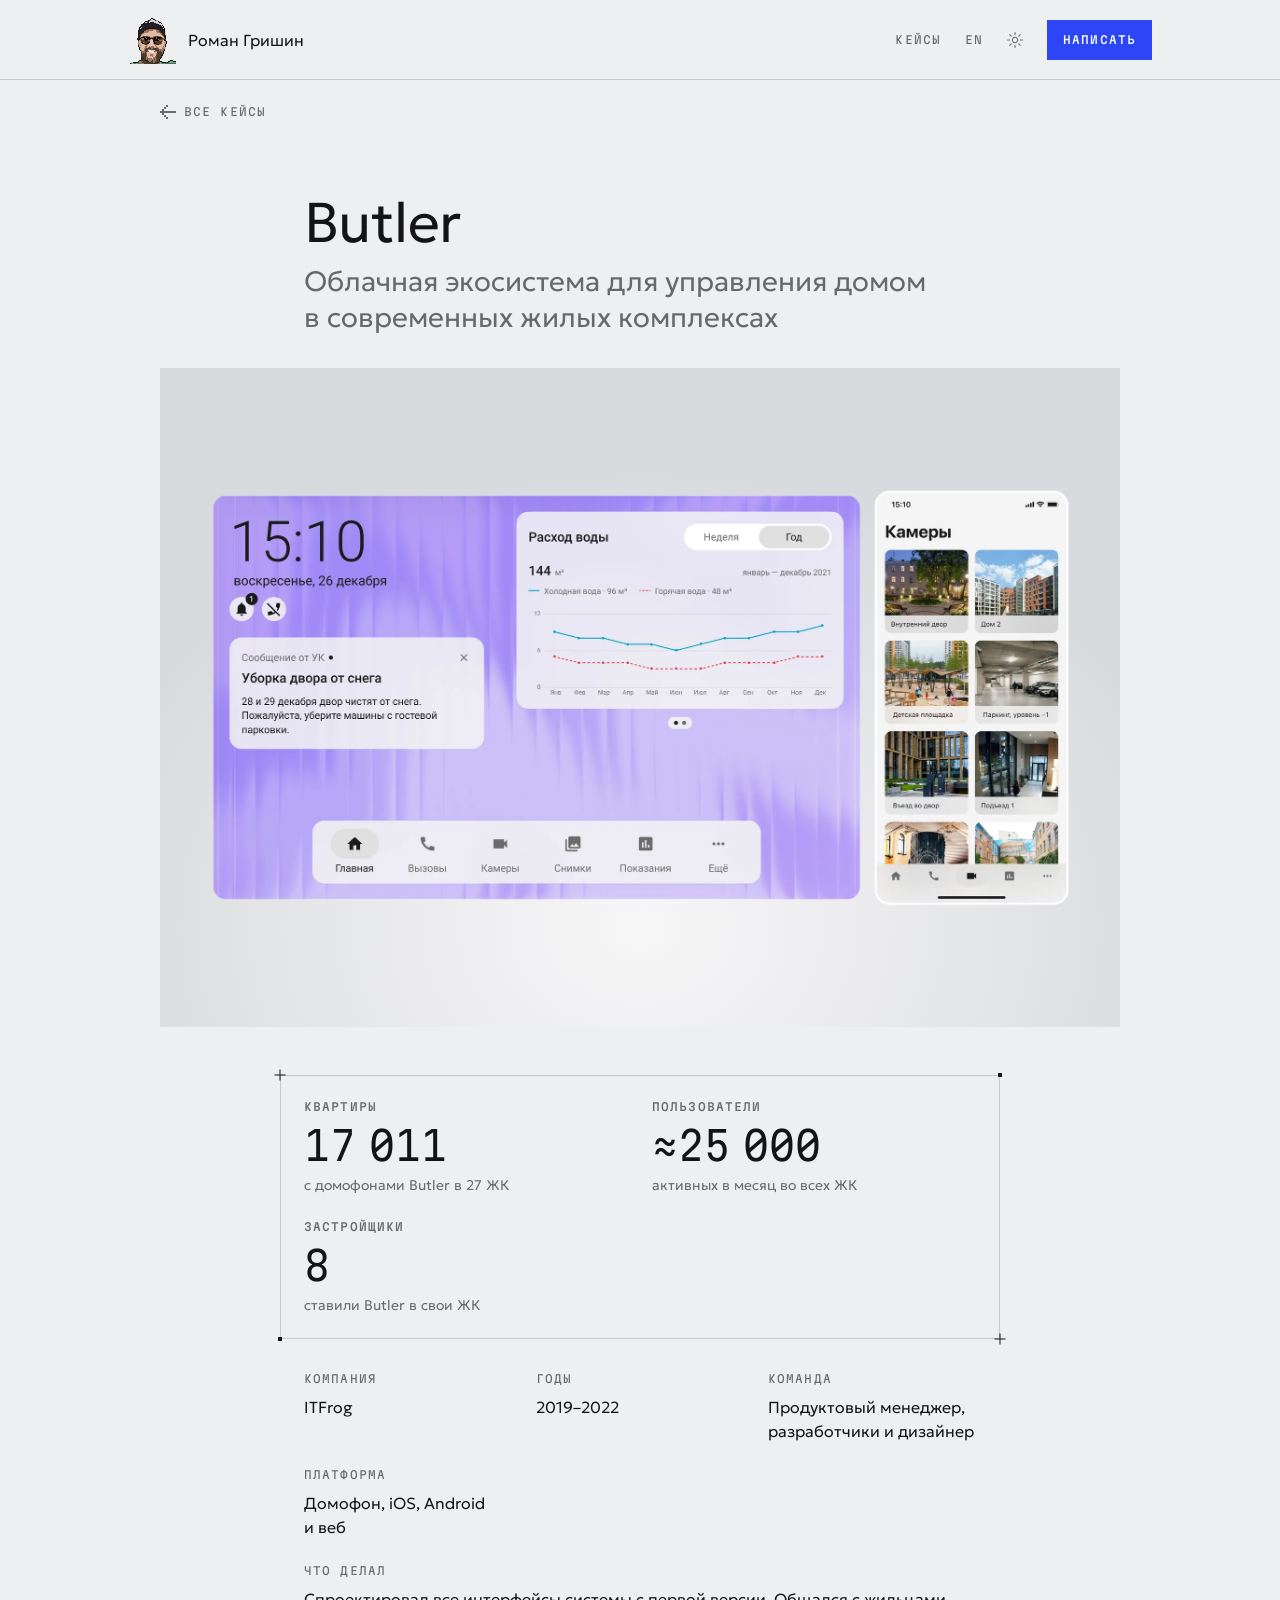
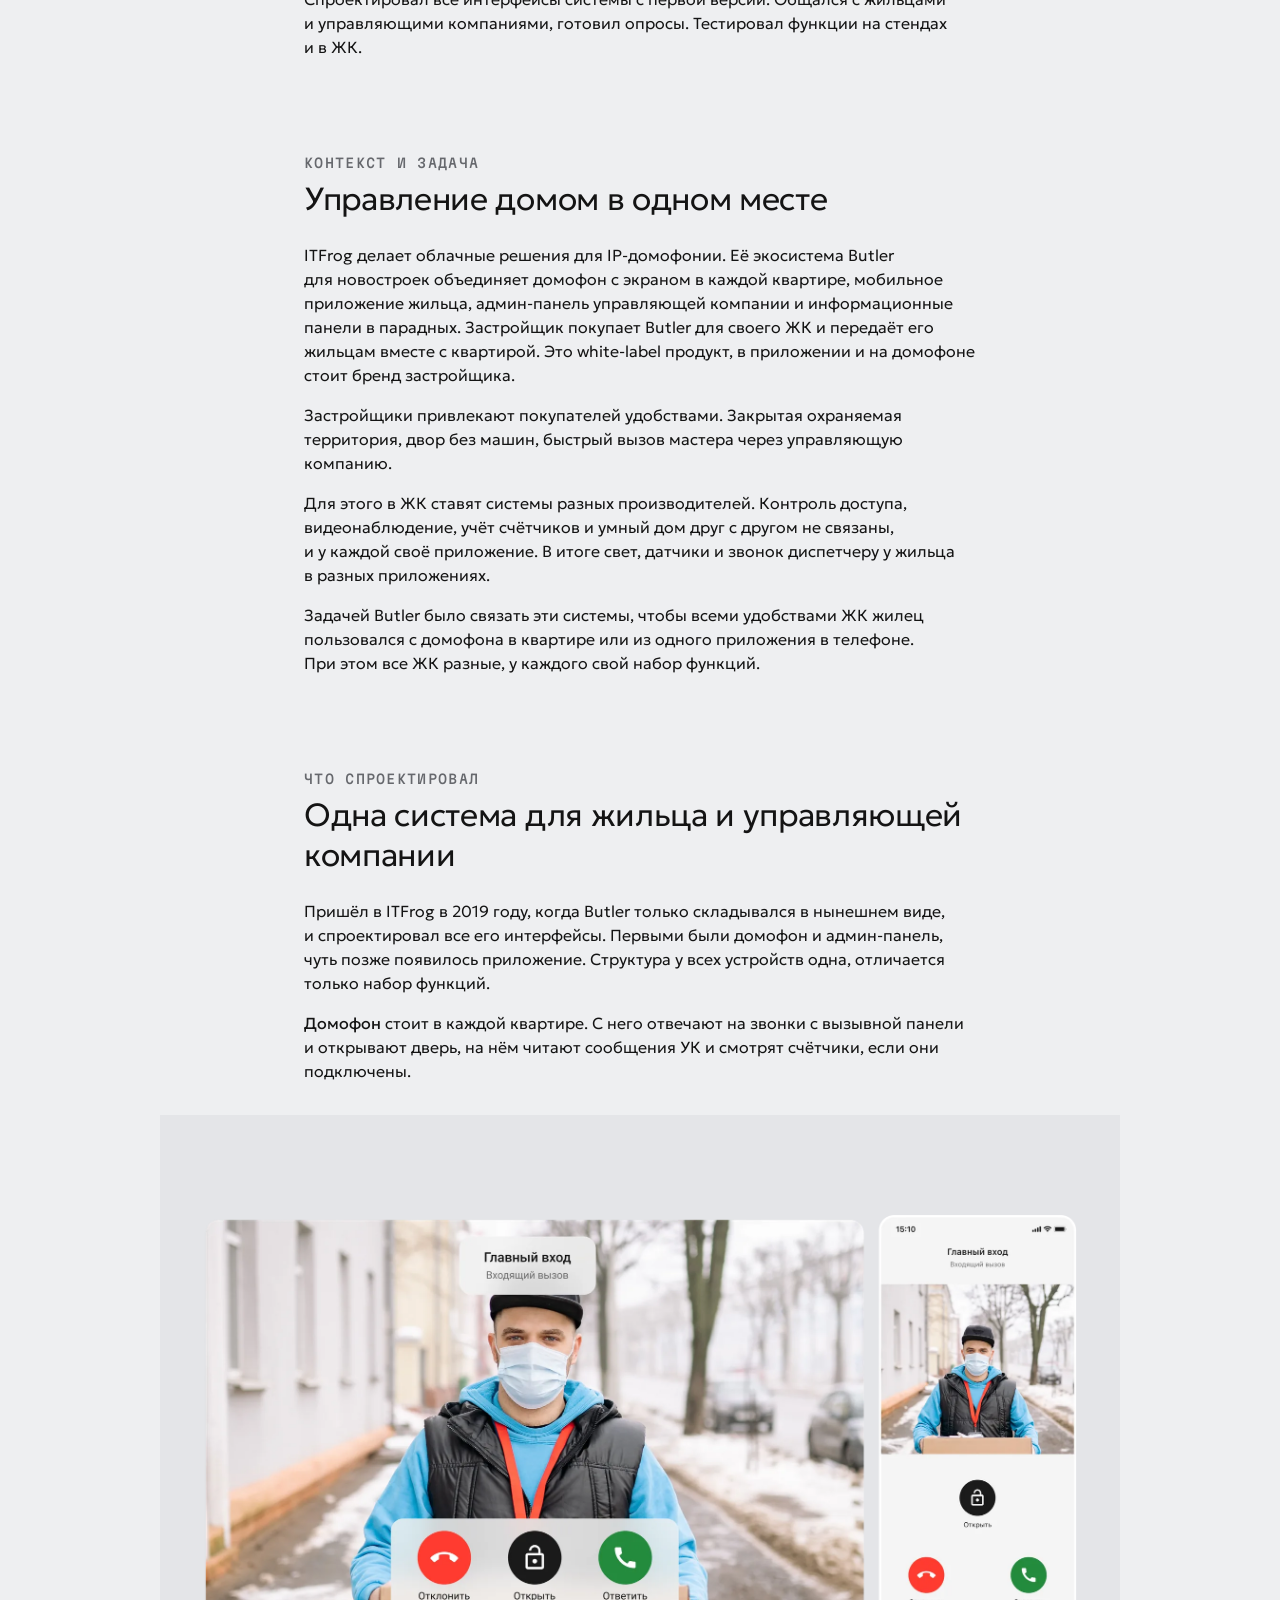
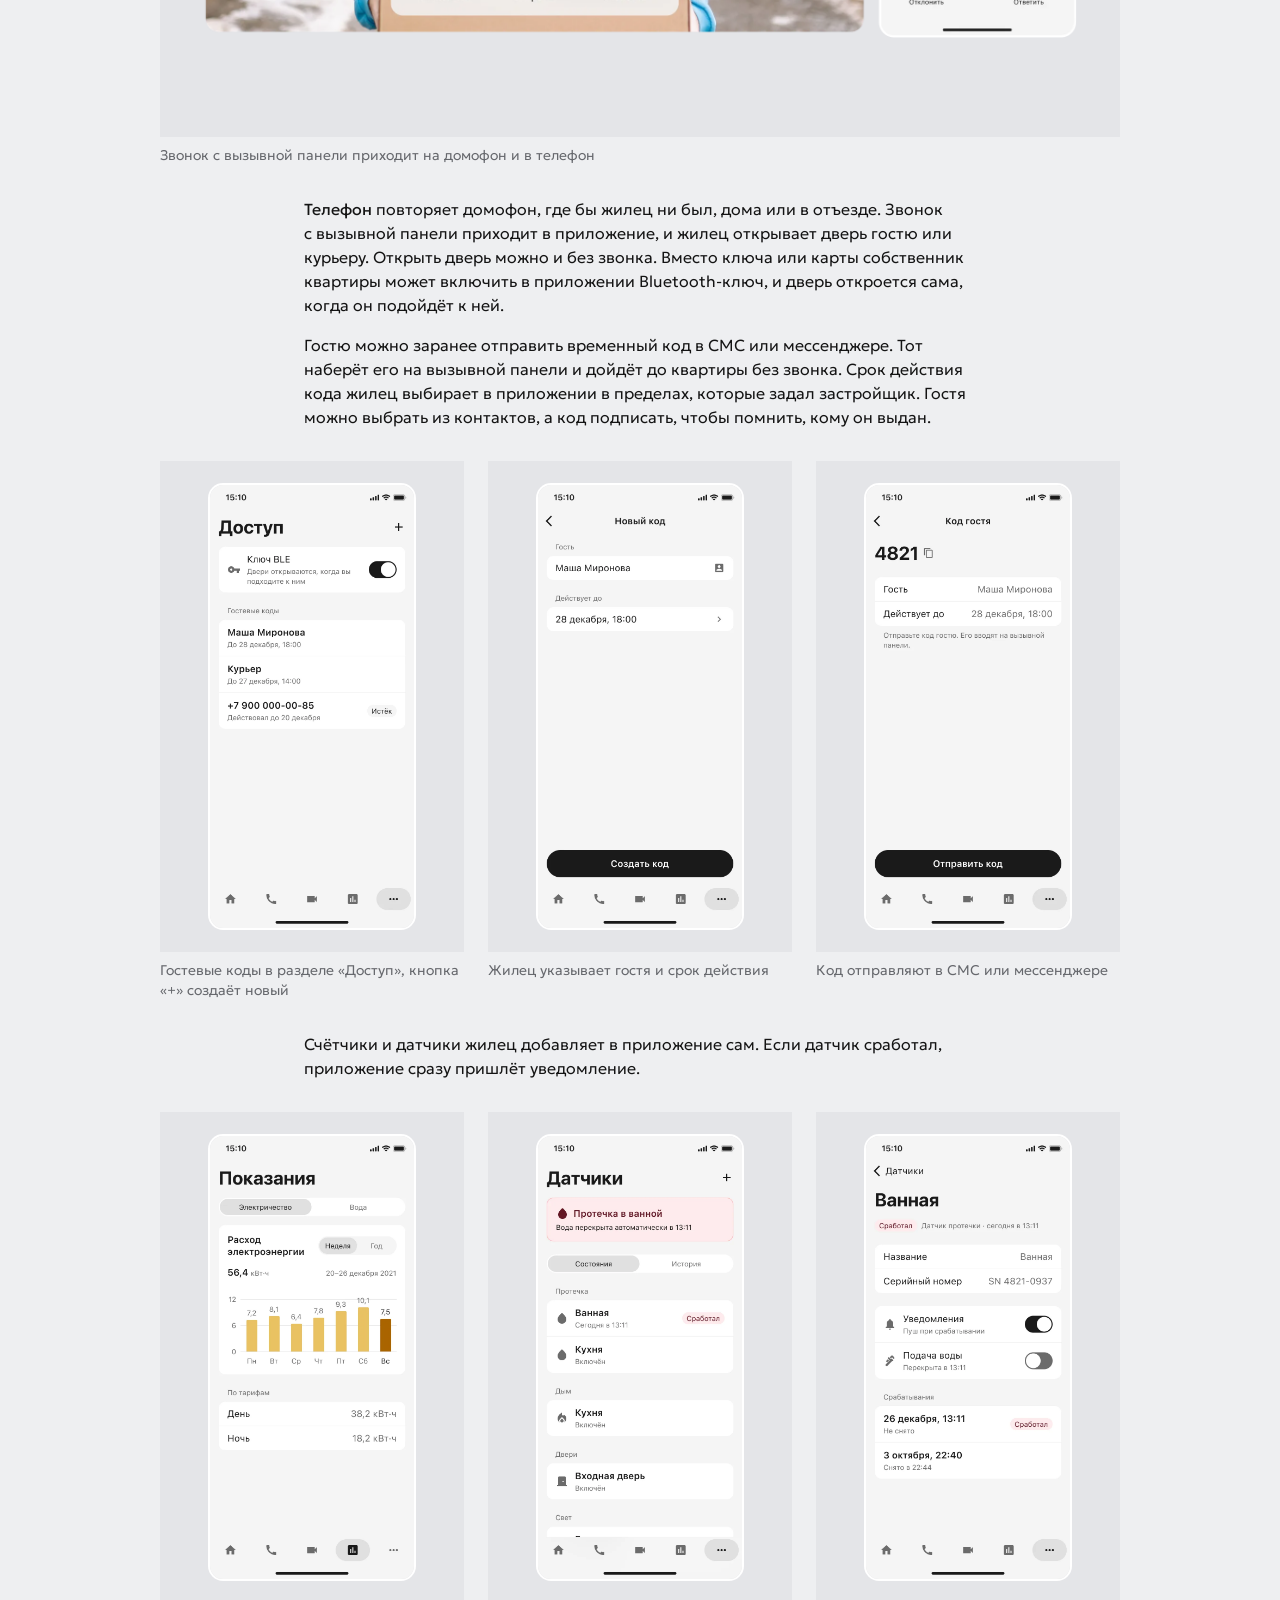
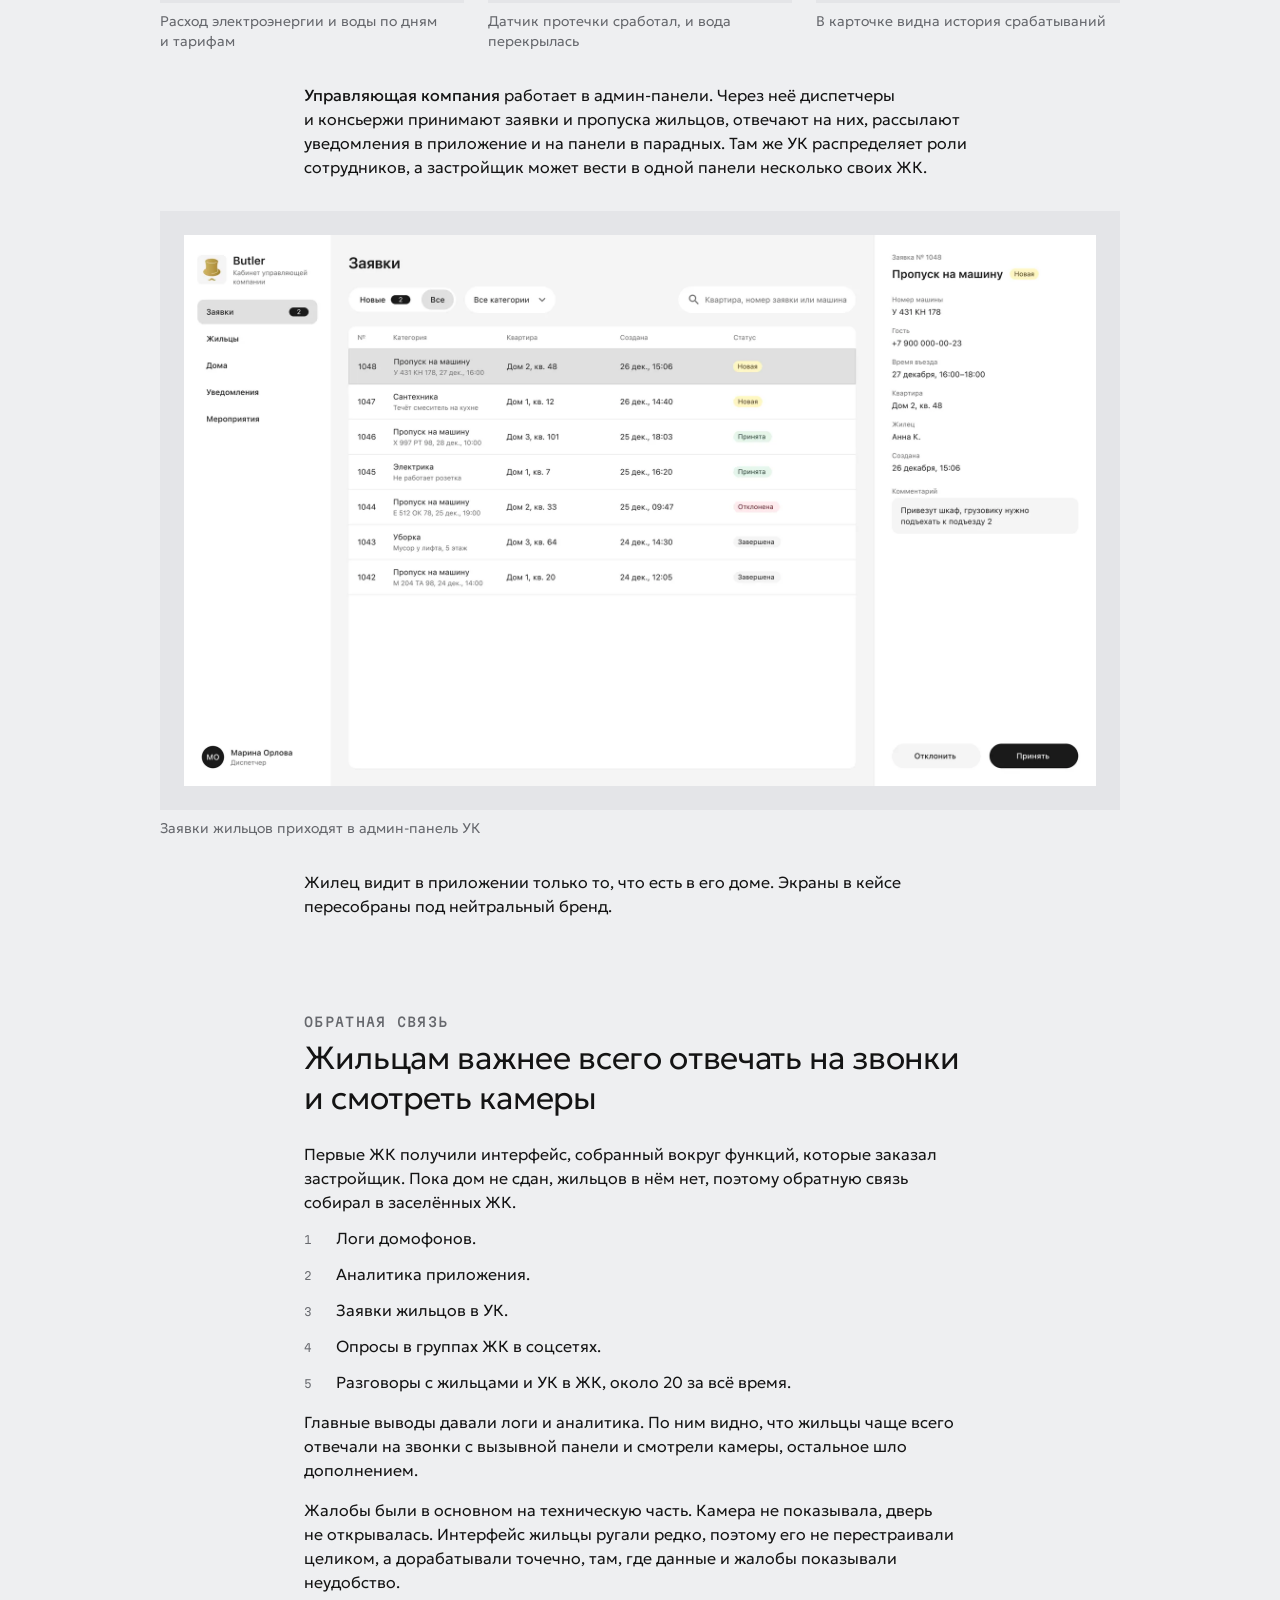
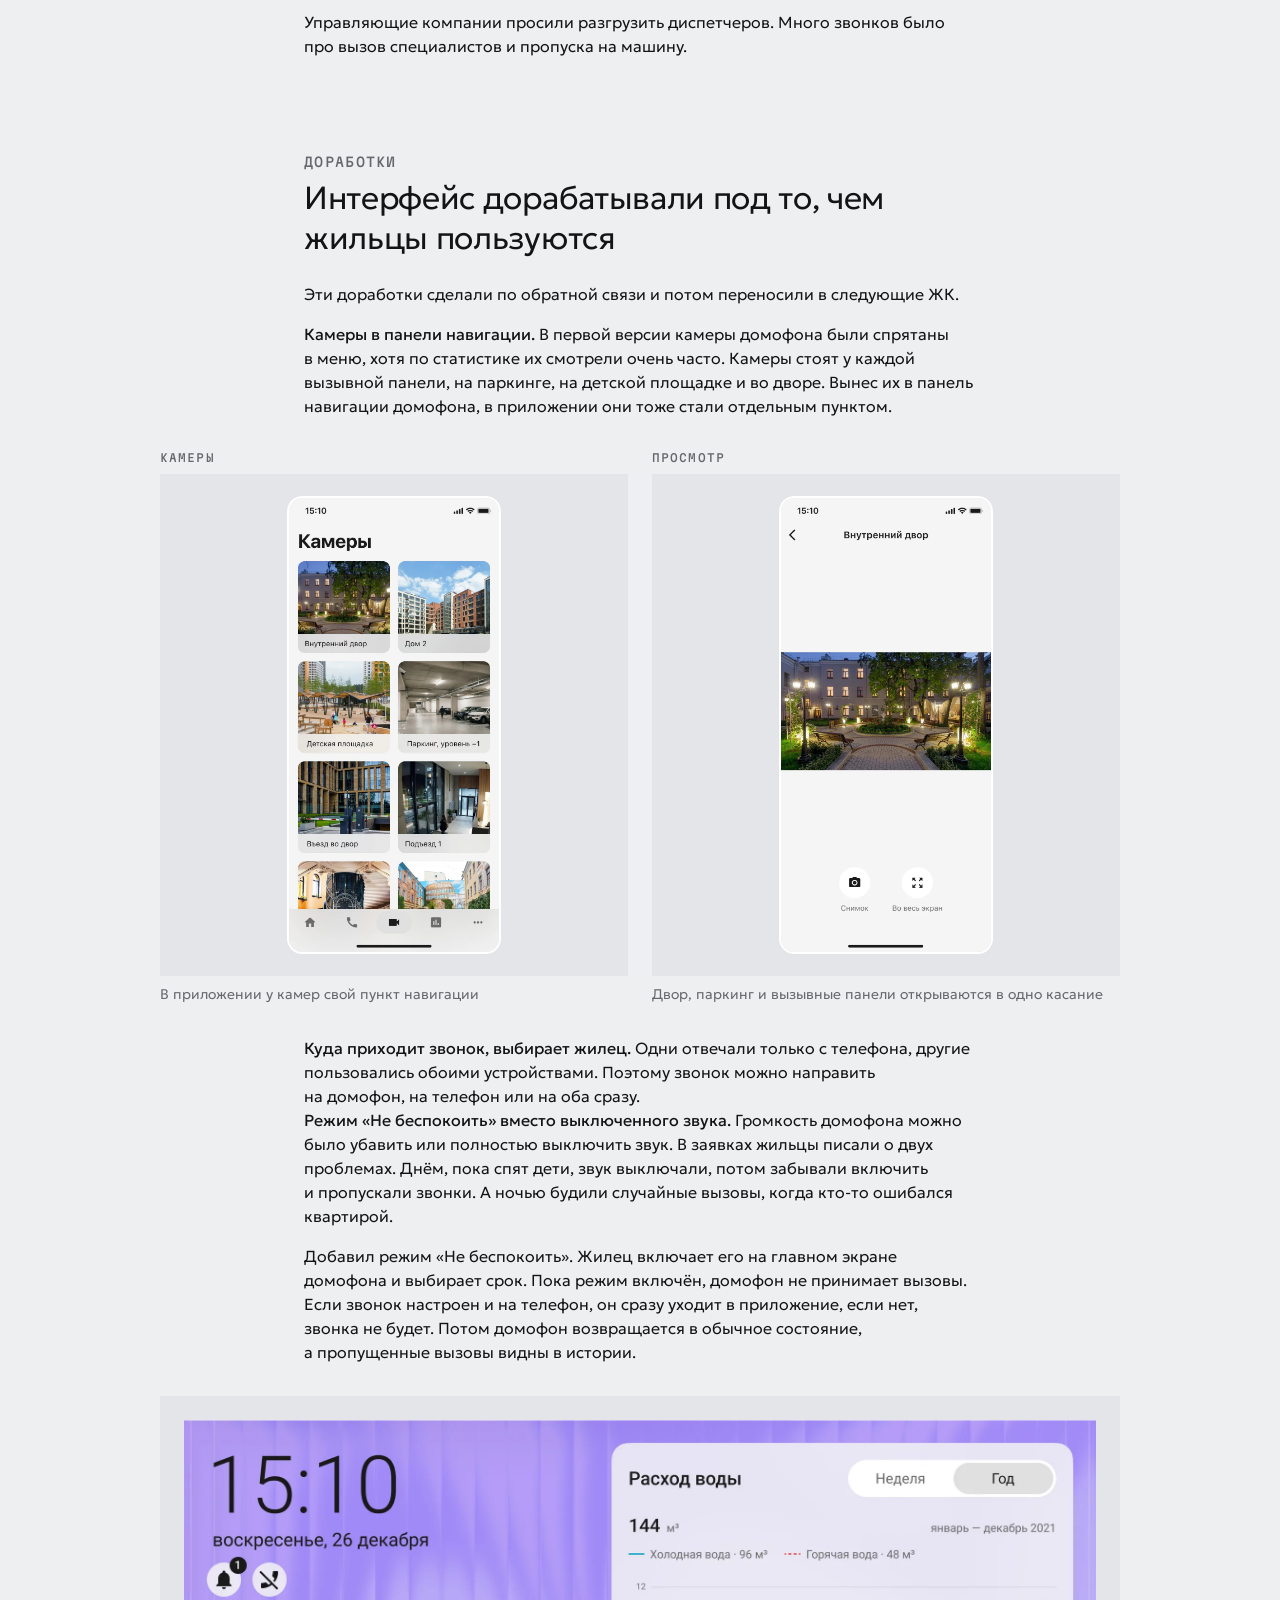
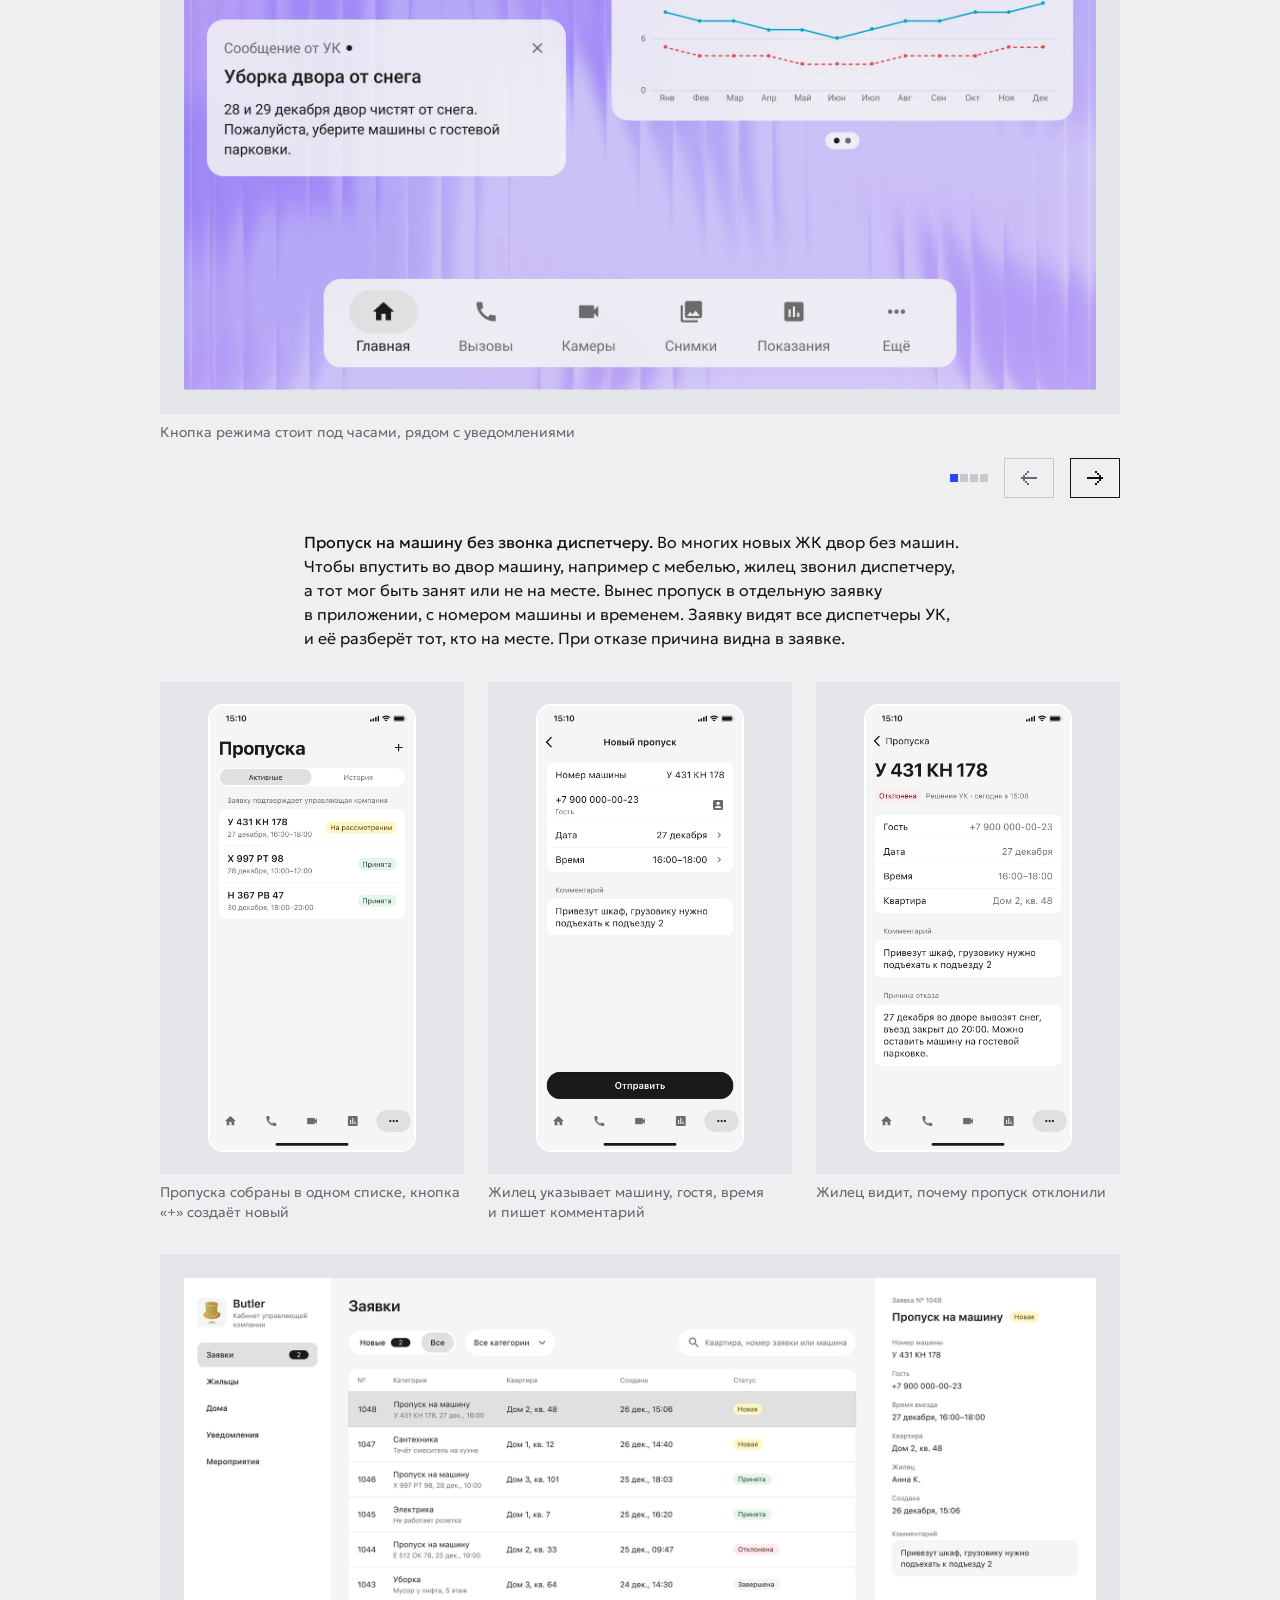
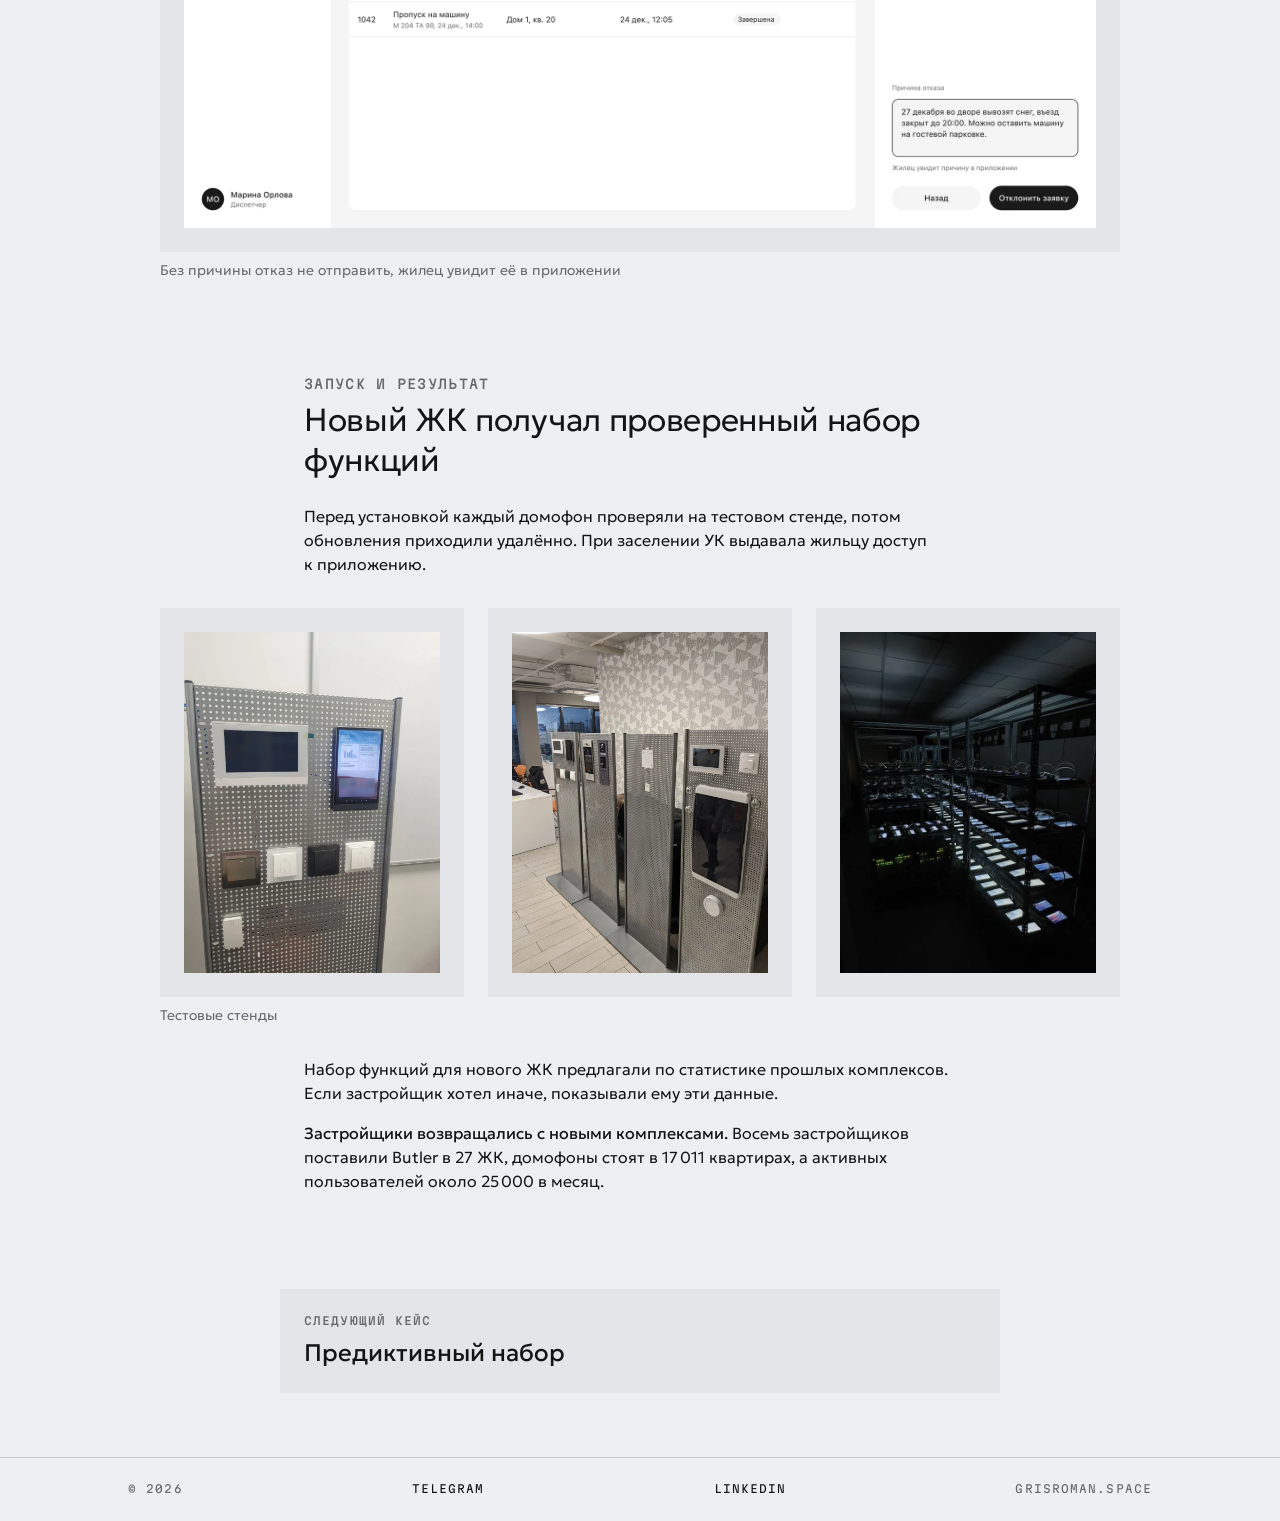
<file: cases/butler/index.html>
<!doctype html>
<html lang="ru">
<head>
  <meta charset="utf-8">
  <meta name="viewport" content="width=device-width, initial-scale=1">
  <title>Butler&nbsp;— кейс Романа Гришина</title>
  <meta name="description" content="Butler: домофон, приложение жильца и админ-панель УК, которые собирают удобства жилого комплекса в одном месте. Как интерфейс дорабатывали по обратной связи жильцов.">
  <link rel="alternate" hreflang="ru" href="https://grisroman.space/cases/butler/">
  <link rel="alternate" hreflang="en" href="https://grisroman.space/en/cases/butler/">
  <script>
    (function () {
      var root = document.documentElement;
      try { var t = localStorage.getItem('theme'); if (t === 'light' || t === 'dark') root.dataset.theme = t; } catch (e) {}
      root.classList.add('js');
    })();
  </script>
  <link rel="preconnect" href="https://fonts.googleapis.com">
  <link rel="preconnect" href="https://fonts.gstatic.com" crossorigin>
  <link rel="stylesheet" href="https://fonts.googleapis.com/css2?family=Geologica:wght@300;400&family=Martian+Mono:wdth,wght@87.5..100,300..500&display=swap">
  <link rel="stylesheet" href="../../css/tokens.css?v=43">
  <link rel="stylesheet" href="../../css/base.css?v=38">
  <link rel="stylesheet" href="../../css/home.css?v=52">
  <link rel="stylesheet" href="../../css/case.css?v=60">
  <link rel="icon" href="../../img/avatar.png">
  <script src="../../js/main.js?v=52" defer></script>
  <!-- Аналитика GoatCounter: без cookies, баннер не нужен. Локальный просмотр (localhost) не считается -->
  <script data-goatcounter="https://grisroman.goatcounter.com/count" async src="https://gc.zgo.at/count.js"></script>
</head>
<body>

<header class="site-header ln ln-b">
  <div class="shell">
    <div class="canvas header">
      <a class="header__me" href="../../" aria-label="Роман Гришин, на главную">
        <img class="header__avatar" src="../../img/avatar.png" alt="" width="48" height="48">
        <span class="header__name text-l">Роман Гришин</span>
      </a>
      <nav class="header__nav" aria-label="Основная навигация">
        <a class="nav-link label-s" href="../../#cases">Кейсы</a>
        <a class="nav-link label-s" href="../../en/cases/butler/" lang="en" hreflang="en">EN</a>
        <button class="nav-link label-s theme-toggle" type="button" aria-label="Переключить тему">
          <!-- Иконки Radix Icons (MIT): солнце в светлой теме, луна в тёмной -->
          <svg class="theme-icon theme-light" viewBox="0 0 15 15" aria-hidden="true"><path d="M7.5 0C7.77614 0 8 0.223858 8 0.5V2.5C8 2.77614 7.77614 3 7.5 3C7.22386 3 7 2.77614 7 2.5V0.5C7 0.223858 7.22386 0 7.5 0ZM2.1967 2.1967C2.39196 2.00144 2.70854 2.00144 2.90381 2.1967L4.31802 3.61091C4.51328 3.80617 4.51328 4.12276 4.31802 4.31802C4.12276 4.51328 3.80617 4.51328 3.61091 4.31802L2.1967 2.90381C2.00144 2.70854 2.00144 2.39196 2.1967 2.1967ZM0.5 7C0.223858 7 0 7.22386 0 7.5C0 7.77614 0.223858 8 0.5 8H2.5C2.77614 8 3 7.77614 3 7.5C3 7.22386 2.77614 7 2.5 7H0.5ZM2.1967 12.8033C2.00144 12.608 2.00144 12.2915 2.1967 12.0962L3.61091 10.682C3.80617 10.4867 4.12276 10.4867 4.31802 10.682C4.51328 10.8772 4.51328 11.1938 4.31802 11.3891L2.90381 12.8033C2.70854 12.9986 2.39196 12.9986 2.1967 12.8033ZM12.5 7C12.2239 7 12 7.22386 12 7.5C12 7.77614 12.2239 8 12.5 8H14.5C14.7761 8 15 7.77614 15 7.5C15 7.22386 14.7761 7 14.5 7H12.5ZM10.682 4.31802C10.4867 4.12276 10.4867 3.80617 10.682 3.61091L12.0962 2.1967C12.2915 2.00144 12.608 2.00144 12.8033 2.1967C12.9986 2.39196 12.9986 2.70854 12.8033 2.90381L11.3891 4.31802C11.1938 4.51328 10.8772 4.51328 10.682 4.31802ZM8 12.5C8 12.2239 7.77614 12 7.5 12C7.22386 12 7 12.2239 7 12.5V14.5C7 14.7761 7.22386 15 7.5 15C7.77614 15 8 14.7761 8 14.5V12.5ZM10.682 10.682C10.8772 10.4867 11.1938 10.4867 11.3891 10.682L12.8033 12.0962C12.9986 12.2915 12.9986 12.608 12.8033 12.8033C12.608 12.9986 12.2915 12.9986 12.0962 12.8033L10.682 11.3891C10.4867 11.1938 10.4867 10.8772 10.682 10.682ZM5.5 7.5C5.5 6.39543 6.39543 5.5 7.5 5.5C8.60457 5.5 9.5 6.39543 9.5 7.5C9.5 8.60457 8.60457 9.5 7.5 9.5C6.39543 9.5 5.5 8.60457 5.5 7.5ZM7.5 4.5C5.84315 4.5 4.5 5.84315 4.5 7.5C4.5 9.15685 5.84315 10.5 7.5 10.5C9.15685 10.5 10.5 9.15685 10.5 7.5C10.5 5.84315 9.15685 4.5 7.5 4.5Z" fill="currentColor" fill-rule="evenodd" clip-rule="evenodd"/></svg>
          <svg class="theme-icon theme-dark" viewBox="0 0 15 15" aria-hidden="true"><path d="M2.89998 0.499976C2.89998 0.279062 2.72089 0.0999756 2.49998 0.0999756C2.27906 0.0999756 2.09998 0.279062 2.09998 0.499976V1.09998H1.49998C1.27906 1.09998 1.09998 1.27906 1.09998 1.49998C1.09998 1.72089 1.27906 1.89998 1.49998 1.89998H2.09998V2.49998C2.09998 2.72089 2.27906 2.89998 2.49998 2.89998C2.72089 2.89998 2.89998 2.72089 2.89998 2.49998V1.89998H3.49998C3.72089 1.89998 3.89998 1.72089 3.89998 1.49998C3.89998 1.27906 3.72089 1.09998 3.49998 1.09998H2.89998V0.499976ZM5.89998 3.49998C5.89998 3.27906 5.72089 3.09998 5.49998 3.09998C5.27906 3.09998 5.09998 3.27906 5.09998 3.49998V4.09998H4.49998C4.27906 4.09998 4.09998 4.27906 4.09998 4.49998C4.09998 4.72089 4.27906 4.89998 4.49998 4.89998H5.09998V5.49998C5.09998 5.72089 5.27906 5.89998 5.49998 5.89998C5.72089 5.89998 5.89998 5.72089 5.89998 5.49998V4.89998H6.49998C6.72089 4.89998 6.89998 4.72089 6.89998 4.49998C6.89998 4.27906 6.72089 4.09998 6.49998 4.09998H5.89998V3.49998ZM1.89998 6.49998C1.89998 6.27906 1.72089 6.09998 1.49998 6.09998C1.27906 6.09998 1.09998 6.27906 1.09998 6.49998V7.09998H0.499976C0.279062 7.09998 0.0999756 7.27906 0.0999756 7.49998C0.0999756 7.72089 0.279062 7.89998 0.499976 7.89998H1.09998V8.49998C1.09998 8.72089 1.27906 8.89997 1.49998 8.89997C1.72089 8.89997 1.89998 8.72089 1.89998 8.49998V7.89998H2.49998C2.72089 7.89998 2.89998 7.72089 2.89998 7.49998C2.89998 7.27906 2.72089 7.09998 2.49998 7.09998H1.89998V6.49998ZM8.54406 0.98184L8.24618 0.941586C8.03275 0.917676 7.90692 1.1655 8.02936 1.34194C8.17013 1.54479 8.29981 1.75592 8.41754 1.97445C8.91878 2.90485 9.20322 3.96932 9.20322 5.10022C9.20322 8.37201 6.82247 11.0878 3.69887 11.6097C3.45736 11.65 3.20988 11.6772 2.96008 11.6906C2.74563 11.702 2.62729 11.9535 2.77721 12.1072C2.84551 12.1773 2.91535 12.2458 2.98667 12.3128L3.05883 12.3795L3.31883 12.6045L3.50684 12.7532L3.62796 12.8433L3.81491 12.9742L3.99079 13.089C4.11175 13.1651 4.23536 13.2375 4.36157 13.3059L4.62496 13.4412L4.88553 13.5607L5.18837 13.6828L5.43169 13.7686C5.56564 13.8128 5.70149 13.8529 5.83857 13.8885C5.94262 13.9155 6.04767 13.9401 6.15405 13.9622C6.27993 13.9883 6.40713 14.0109 6.53544 14.0298L6.85241 14.0685L7.11934 14.0892C7.24637 14.0965 7.37436 14.1002 7.50322 14.1002C11.1483 14.1002 14.1032 11.1453 14.1032 7.50023C14.1032 7.25044 14.0893 7.00389 14.0623 6.76131L14.0255 6.48407C13.991 6.26083 13.9453 6.04129 13.8891 5.82642C13.8213 5.56709 13.7382 5.31398 13.6409 5.06881L13.5279 4.80132L13.4507 4.63542L13.3766 4.48666C13.2178 4.17773 13.0353 3.88295 12.8312 3.60423L12.6782 3.40352L12.4793 3.16432L12.3157 2.98361L12.1961 2.85951L12.0355 2.70246L11.8134 2.50184L11.4925 2.24191L11.2483 2.06498L10.9562 1.87446L10.6346 1.68894L10.3073 1.52378L10.1938 1.47176L9.95488 1.3706L9.67791 1.2669L9.42566 1.1846L9.10075 1.09489L8.83599 1.03486L8.54406 0.98184ZM10.4032 5.30023C10.4032 4.27588 10.2002 3.29829 9.83244 2.40604C11.7623 3.28995 13.1032 5.23862 13.1032 7.50023C13.1032 10.593 10.596 13.1002 7.50322 13.1002C6.63646 13.1002 5.81597 12.9036 5.08355 12.5522C6.5419 12.0941 7.81081 11.2082 8.74322 10.0416C8.87963 10.2284 9.10028 10.3497 9.34928 10.3497C9.76349 10.3497 10.0993 10.0139 10.0993 9.59971C10.0993 9.24256 9.84965 8.94373 9.51535 8.86816C9.57741 8.75165 9.63653 8.63334 9.6926 8.51332C9.88358 8.63163 10.1088 8.69993 10.35 8.69993C11.0403 8.69993 11.6 8.14028 11.6 7.44993C11.6 6.75976 11.0406 6.20024 10.3505 6.19993C10.3853 5.90487 10.4032 5.60464 10.4032 5.30023Z" fill="currentColor" fill-rule="evenodd" clip-rule="evenodd"/></svg>
        </button>
        <a class="btn label-m" data-goatcounter-click="write-header" href="https://t.me/grisroman" target="_blank" rel="noopener">Написать<span class="visually-hidden"> в&nbsp;Telegram (откроется в&nbsp;новой вкладке)</span></a>
      </nav>
    </div>
  </div>
<div class="read-progress" data-read-progress aria-hidden="true" hidden></div>
</header>

<!-- Оглавление кейса: вне холста, закреплено слева на широком экране, видно в зоне разделов -->
<nav class="toc" aria-label="Разделы кейса">
  <ol class="toc__list">
    <li><a class="toc__link label-s" href="#context">Контекст и задача</a></li>
    <li><a class="toc__link label-s" href="#design">Что спроектировал</a></li>
    <li><a class="toc__link label-s" href="#feedback">Обратная связь</a></li>
    <li><a class="toc__link label-s" href="#changes">Доработки</a></li>
    <li><a class="toc__link label-s" href="#launch">Запуск и результат</a></li>
  </ol>
</nav>

<div class="shell">
  <main class="canvas longread">

    <div class="case-top grid-pad">
      <a class="back-link label-s" href="../../#cases">
        <svg class="px-arrow px-arrow--back" viewBox="0 0 8 7" shape-rendering="crispEdges" aria-hidden="true"><path d="M0 3h8v1H0zM4 0h1v1H4zM5 1h1v1H5zM6 2h1v1H6zM6 4h1v1H6zM5 5h1v1H5zM4 6h1v1H4z" fill="currentColor"/></svg>
        Все кейсы
      </a>
    </div>

    <!-- Hero: заголовок → обложка → результаты → о проекте -->
    <section class="case-hero grid" data-reveal>
      <div class="case-hero__text">
        <h1 class="h1">Butler</h1>
        <p class="subtitle-1 muted">Облачная экосистема для&nbsp;управления домом в&nbsp;современных жилых комплексах</p>
      </div>
    </section>

    <div class="case-cover">
      <img class="theme-light" src="img/cover.webp?v=7" alt="Главный экран домофона с&nbsp;часами, сообщением управляющей компании и&nbsp;расходом воды, рядом телефон со&nbsp;списком камер" width="1920" height="1207">
      <img class="theme-dark" src="img/cover-dark.webp?v=7" alt="Главный экран домофона с&nbsp;часами, сообщением управляющей компании и&nbsp;расходом воды, рядом телефон со&nbsp;списком камер" width="1920" height="1207">
    </div>

    <!-- Результаты — масштаб продукта, сразу под обложкой -->
    <section class="case-results grid" aria-label="Масштаб" data-reveal>
      <div class="result-box ln ln-t ln-b ln-l ln-r">
        <i class="mark mark--cross at-tl" aria-hidden="true"></i>
        <i class="mark mark--dot at-tr" aria-hidden="true"></i>
        <i class="mark mark--dot at-bl" aria-hidden="true"></i>
        <i class="mark mark--cross at-br" aria-hidden="true"></i>
        <div class="factoid">
          <p class="label-m muted">Квартиры</p>
          <p class="h2 value">17&#8239;011</p>
          <p class="text-s muted">с&nbsp;домофонами Butler в&nbsp;27&nbsp;ЖК</p>
        </div>
        <div class="factoid">
          <p class="label-m muted">Пользователи</p>
          <p class="h2 value">≈25&#8239;000</p>
          <p class="text-s muted">активных в&nbsp;месяц во&nbsp;всех&nbsp;ЖК</p>
        </div>
        <div class="factoid">
          <p class="label-m muted">Застройщики</p>
          <p class="h2 value">8</p>
          <p class="text-s muted">ставили Butler в&nbsp;свои&nbsp;ЖК</p>
        </div>
      </div>
    </section>

    <section class="case-meta grid" aria-label="О проекте" data-reveal>
      <dl class="project">
        <div class="meta-pair"><dt class="label-s muted">Компания</dt><dd class="text-l">ITFrog</dd></div>
        <div class="meta-pair"><dt class="label-s muted">Годы</dt><dd class="text-l">2019–2022</dd></div>
        <div class="meta-pair"><dt class="label-s muted">Команда</dt><dd class="text-l">Продуктовый менеджер, разработчики и&nbsp;дизайнер</dd></div>
        <div class="meta-pair"><dt class="label-s muted">Платформа</dt><dd class="text-l">Домофон, iOS, Android и&nbsp;веб</dd></div>
        <div class="meta-pair meta-pair--wide">
          <dt class="label-s muted">Что делал</dt>
          <dd class="text-l">Спроектировал все интерфейсы системы с&nbsp;первой версии. Общался с&nbsp;жильцами и&nbsp;управляющими компаниями, готовил опросы. Тестировал функции на&nbsp;стендах и&nbsp;в&nbsp;ЖК.</dd>
        </div>
      </dl>
    </section>

    <!-- 1. Контекст и задача -->
    <section class="section grid" id="context" data-reveal>
      <div class="section__aside"><p class="section__label label-l">Контекст и задача</p></div>
      <div class="section__body">
        <h2 class="h3">Управление домом в&nbsp;одном месте</h2>
        <p class="text-l">ITFrog делает облачные решения для&nbsp;IP-домофонии. Её экосистема Butler для&nbsp;новостроек объединяет домофон с&nbsp;экраном в&nbsp;каждой квартире, мобильное приложение жильца, админ-панель управляющей компании и&nbsp;информационные панели в&nbsp;парадных. Застройщик покупает Butler для&nbsp;своего ЖК и&nbsp;передаёт его жильцам вместе с&nbsp;квартирой. Это white-label продукт, в&nbsp;приложении и&nbsp;на&nbsp;домофоне стоит бренд застройщика.</p>
        <p class="text-l">Застройщики привлекают покупателей удобствами. Закрытая охраняемая территория, двор без&nbsp;машин, быстрый вызов мастера через управляющую компанию.</p>
        <p class="text-l">Для&nbsp;этого в&nbsp;ЖК ставят системы разных производителей. Контроль доступа, видеонаблюдение, учёт счётчиков и&nbsp;умный дом друг с&nbsp;другом не&nbsp;связаны, и&nbsp;у&nbsp;каждой своё приложение. В&nbsp;итоге свет, датчики и&nbsp;звонок диспетчеру у&nbsp;жильца в&nbsp;разных приложениях.</p>
        <p class="text-l">Задачей Butler было связать эти системы, чтобы всеми удобствами ЖК жилец пользовался с&nbsp;домофона в&nbsp;квартире или из&nbsp;одного приложения в&nbsp;телефоне. При&nbsp;этом все ЖК разные, у&nbsp;каждого свой набор функций.</p>
      </div>
    </section>

    <!-- 2. Что спроектировал -->
    <section class="section grid" id="design" data-reveal>
      <div class="section__aside"><p class="section__label label-l">Что спроектировал</p></div>
      <div class="section__body">
        <h2 class="h3">Одна система для&nbsp;жильца и&nbsp;управляющей компании</h2>
        <p class="text-l">Пришёл в&nbsp;ITFrog в&nbsp;2019&nbsp;году, когда Butler только складывался в&nbsp;нынешнем виде, и&nbsp;спроектировал все его интерфейсы. Первыми были домофон и&nbsp;админ-панель, чуть позже появилось приложение. Структура у&nbsp;всех устройств одна, отличается только набор функций.</p>
        <p class="text-l"><strong>Домофон</strong> стоит в&nbsp;каждой квартире. С&nbsp;него отвечают на&nbsp;звонки с&nbsp;вызывной панели и&nbsp;открывают дверь, на&nbsp;нём читают сообщения УК и&nbsp;смотрят счётчики, если они подключены.</p>
      </div>
      <figure class="section__wide figure">
        <button class="figure__stage figure__zoom" type="button" data-zoom="fit" aria-label="Открыть картинку на весь экран">
          <img class="theme-light" src="img/call.webp?v=5" alt="Входящий звонок с&nbsp;вызывной панели «Главный вход»: на&nbsp;домофоне и&nbsp;в&nbsp;телефоне видео с&nbsp;курьером и&nbsp;кнопки «Отклонить», «Открыть» и&nbsp;«Ответить»" width="1920" height="1207" loading="lazy" decoding="async">
          <img class="theme-dark" src="img/call-dark.webp?v=5" alt="Входящий звонок с&nbsp;вызывной панели «Главный вход»: на&nbsp;домофоне и&nbsp;в&nbsp;телефоне видео с&nbsp;курьером и&nbsp;кнопки «Отклонить», «Открыть» и&nbsp;«Ответить»" width="1920" height="1207" loading="lazy" decoding="async">
        </button>
        <figcaption class="text-s">Звонок с&nbsp;вызывной панели приходит на&nbsp;домофон и&nbsp;в&nbsp;телефон</figcaption>
      </figure>
      <div class="section__body">
        <p class="text-l"><strong>Телефон</strong> повторяет домофон, где бы жилец ни&nbsp;был, дома или в&nbsp;отъезде. Звонок с&nbsp;вызывной панели приходит в&nbsp;приложение, и&nbsp;жилец открывает дверь гостю или курьеру. Открыть дверь можно и&nbsp;без&nbsp;звонка. Вместо ключа или карты собственник квартиры может включить в&nbsp;приложении Bluetooth-ключ, и&nbsp;дверь откроется сама, когда он подойдёт к&nbsp;ней.</p>
        <p class="text-l">Гостю можно заранее отправить временный код в&nbsp;СМС или мессенджере. Тот наберёт его на&nbsp;вызывной панели и&nbsp;дойдёт до&nbsp;квартиры без&nbsp;звонка. Срок действия кода жилец выбирает в&nbsp;приложении в&nbsp;пределах, которые задал застройщик. Гостя можно выбрать из&nbsp;контактов, а&nbsp;код подписать, чтобы помнить, кому он выдан.</p>
      </div>
      <div class="section__wide trio">
        <figure class="figure figure--phone figure--screen">
          <button class="figure__stage figure__zoom" type="button" data-zoom="fit" aria-label="Открыть экран на весь экран">
            <img class="theme-light" src="img/access.webp?v=1" alt="Экран «Доступ»: Bluetooth-ключ и&nbsp;список гостевых кодов с&nbsp;именами гостей и&nbsp;сроками, у&nbsp;одного кода чип «Истёк»" width="750" height="1624" loading="lazy" decoding="async">
            <img class="theme-dark" src="img/access-dark.webp?v=1" alt="Экран «Доступ»: Bluetooth-ключ и&nbsp;список гостевых кодов с&nbsp;именами гостей и&nbsp;сроками, у&nbsp;одного кода чип «Истёк»" width="750" height="1624" loading="lazy" decoding="async">
          </button>
          <figcaption class="text-s">Гостевые коды в&nbsp;разделе «Доступ», кнопка «+» создаёт новый</figcaption>
        </figure>
        <figure class="figure figure--phone figure--screen">
          <button class="figure__stage figure__zoom" type="button" data-zoom="fit" aria-label="Открыть экран на весь экран">
            <img class="theme-light" src="img/code-new.webp?v=6" alt="Экран «Новый код»: поле «Гость» с&nbsp;иконкой контактов и&nbsp;срок действия кода" width="750" height="1624" loading="lazy" decoding="async">
            <img class="theme-dark" src="img/code-new-dark.webp?v=6" alt="Экран «Новый код»: поле «Гость» с&nbsp;иконкой контактов и&nbsp;срок действия кода" width="750" height="1624" loading="lazy" decoding="async">
          </button>
          <figcaption class="text-s">Жилец указывает гостя и&nbsp;срок действия</figcaption>
        </figure>
        <figure class="figure figure--phone figure--screen">
          <button class="figure__stage figure__zoom" type="button" data-zoom="fit" aria-label="Открыть экран на весь экран">
            <img class="theme-light" src="img/code-created.webp?v=6" alt="Экран «Код гостя»: код 4821 с&nbsp;кнопкой копирования, гость, срок действия и&nbsp;кнопка «Отправить код»" width="750" height="1624" loading="lazy" decoding="async">
            <img class="theme-dark" src="img/code-created-dark.webp?v=6" alt="Экран «Код гостя»: код 4821 с&nbsp;кнопкой копирования, гость, срок действия и&nbsp;кнопка «Отправить код»" width="750" height="1624" loading="lazy" decoding="async">
          </button>
          <figcaption class="text-s">Код отправляют в&nbsp;СМС или мессенджере</figcaption>
        </figure>
      </div>
      <div class="section__body">
        <p class="text-l">Счётчики и&nbsp;датчики жилец добавляет в&nbsp;приложение сам. Если датчик сработал, приложение сразу пришлёт уведомление.</p>
      </div>
      <div class="section__wide trio">
        <figure class="figure figure--phone figure--screen">
          <button class="figure__stage figure__zoom" type="button" data-zoom="fit" aria-label="Открыть экран на весь экран">
            <img class="theme-light" src="img/meters.webp?v=1" alt="Экран «Показания»: расход электроэнергии за&nbsp;неделю по&nbsp;дням и&nbsp;по&nbsp;тарифам день и&nbsp;ночь" width="750" height="1624" loading="lazy" decoding="async">
            <img class="theme-dark" src="img/meters-dark.webp?v=1" alt="Экран «Показания»: расход электроэнергии за&nbsp;неделю по&nbsp;дням и&nbsp;по&nbsp;тарифам день и&nbsp;ночь" width="750" height="1624" loading="lazy" decoding="async">
          </button>
          <figcaption class="text-s">Расход электроэнергии и&nbsp;воды по&nbsp;дням и&nbsp;тарифам</figcaption>
        </figure>
        <figure class="figure figure--phone figure--screen">
          <button class="figure__stage figure__zoom" type="button" data-zoom="fit" aria-label="Открыть экран на весь экран">
            <img class="theme-light" src="img/sensors-list.webp?v=3" alt="Экран «Датчики»: тревога «Протечка в&nbsp;ванной, вода перекрыта автоматически», переключатель «Состояния / История» и&nbsp;датчики по&nbsp;группам: протечка, дым, двери, свет" width="750" height="1624" loading="lazy" decoding="async">
            <img class="theme-dark" src="img/sensors-list-dark.webp?v=3" alt="Экран «Датчики»: тревога «Протечка в&nbsp;ванной, вода перекрыта автоматически», переключатель «Состояния / История» и&nbsp;датчики по&nbsp;группам: протечка, дым, двери, свет" width="750" height="1624" loading="lazy" decoding="async">
          </button>
          <figcaption class="text-s">Датчик протечки сработал, и&nbsp;вода перекрылась</figcaption>
        </figure>
        <figure class="figure figure--phone figure--screen">
          <button class="figure__stage figure__zoom" type="button" data-zoom="fit" aria-label="Открыть экран на весь экран">
            <img class="theme-light" src="img/sensors-leak.webp?v=3" alt="Карточка датчика протечки «Ванная»: название, серийный номер, переключатели уведомлений и&nbsp;подачи воды, история срабатываний" width="750" height="1624" loading="lazy" decoding="async">
            <img class="theme-dark" src="img/sensors-leak-dark.webp?v=3" alt="Карточка датчика протечки «Ванная»: название, серийный номер, переключатели уведомлений и&nbsp;подачи воды, история срабатываний" width="750" height="1624" loading="lazy" decoding="async">
          </button>
          <figcaption class="text-s">В&nbsp;карточке видна история срабатываний</figcaption>
        </figure>
      </div>
      <div class="section__body">
        <p class="text-l"><strong>Управляющая компания</strong> работает в&nbsp;админ-панели. Через неё диспетчеры и&nbsp;консьержи принимают заявки и&nbsp;пропуска жильцов, отвечают на&nbsp;них, рассылают уведомления в&nbsp;приложение и&nbsp;на&nbsp;панели в&nbsp;парадных. Там&nbsp;же УК распределяет роли сотрудников, а&nbsp;застройщик может вести в&nbsp;одной панели несколько своих ЖК.</p>
      </div>
      <figure class="section__wide figure">
        <button class="figure__stage figure__zoom" type="button" data-zoom="fit" aria-label="Открыть картинку на весь экран">
          <img class="theme-light" src="img/admin-requests.webp?v=9" alt="Админ-панель управляющей компании: список заявок со&nbsp;статусами, справа открыта заявка на&nbsp;пропуск машины с&nbsp;гостем, временем въезда, комментарием жильца и&nbsp;кнопками «Отклонить» и&nbsp;«Принять»" width="1920" height="1158" loading="lazy" decoding="async">
          <img class="theme-dark" src="img/admin-requests-dark.webp?v=9" alt="Админ-панель управляющей компании: список заявок со&nbsp;статусами, справа открыта заявка на&nbsp;пропуск машины с&nbsp;гостем, временем въезда, комментарием жильца и&nbsp;кнопками «Отклонить» и&nbsp;«Принять»" width="1920" height="1158" loading="lazy" decoding="async">
        </button>
        <figcaption class="text-s">Заявки жильцов приходят в&nbsp;админ-панель УК</figcaption>
      </figure>
      <div class="section__body">
        <p class="text-l">Жилец видит в&nbsp;приложении только то, что есть в&nbsp;его доме. Экраны в&nbsp;кейсе пересобраны под&nbsp;нейтральный бренд.</p>
      </div>
    </section>

    <!-- 3. Обратная связь -->
    <section class="section grid" id="feedback" data-reveal>
      <div class="section__aside"><p class="section__label label-l">Обратная связь</p></div>
      <div class="section__body">
        <h2 class="h3">Жильцам важнее всего отвечать на&nbsp;звонки и&nbsp;смотреть камеры</h2>
        <p class="text-l list-intro">Первые ЖК получили интерфейс, собранный вокруг функций, которые заказал застройщик. Пока дом не&nbsp;сдан, жильцов в&nbsp;нём нет, поэтому обратную связь собирал в&nbsp;заселённых ЖК.</p>
        <ol class="list list--num">
          <li class="text-l"><span>Логи домофонов.</span></li>
          <li class="text-l"><span>Аналитика приложения.</span></li>
          <li class="text-l"><span>Заявки жильцов в&nbsp;УК.</span></li>
          <li class="text-l"><span>Опросы в&nbsp;группах ЖК в&nbsp;соцсетях.</span></li>
          <li class="text-l"><span>Разговоры с&nbsp;жильцами и&nbsp;УК в&nbsp;ЖК, около 20&nbsp;за&nbsp;всё время.</span></li>
        </ol>
        <p class="text-l">Главные выводы давали логи и&nbsp;аналитика. По&nbsp;ним видно, что жильцы чаще всего отвечали на&nbsp;звонки с&nbsp;вызывной панели и&nbsp;смотрели камеры, остальное шло дополнением.</p>
        <p class="text-l">Жалобы были в&nbsp;основном на&nbsp;техническую часть. Камера не&nbsp;показывала, дверь не&nbsp;открывалась. Интерфейс жильцы ругали редко, поэтому его не&nbsp;перестраивали целиком, а&nbsp;дорабатывали точечно, там, где данные и&nbsp;жалобы показывали неудобство.</p>
        <p class="text-l">Управляющие компании просили разгрузить диспетчеров. Много звонков было про&nbsp;вызов специалистов и&nbsp;пропуска на&nbsp;машину.</p>
      </div>
    </section>

    <!-- 4. Доработки -->
    <section class="section grid" id="changes" data-reveal>
      <div class="section__aside"><p class="section__label label-l">Доработки</p></div>
      <div class="section__body">
        <h2 class="h3">Интерфейс дорабатывали под&nbsp;то, чем жильцы пользуются</h2>
        <p class="text-l">Эти доработки сделали по&nbsp;обратной связи и&nbsp;потом переносили в&nbsp;следующие ЖК.</p>
        <p class="text-l"><strong>Камеры в&nbsp;панели навигации.</strong> В&nbsp;первой версии камеры домофона были спрятаны в&nbsp;меню, хотя по&nbsp;статистике их смотрели очень часто. Камеры стоят у&nbsp;каждой вызывной панели, на&nbsp;паркинге, на&nbsp;детской площадке и&nbsp;во&nbsp;дворе. Вынес их в&nbsp;панель навигации домофона, в&nbsp;приложении они тоже стали отдельным пунктом.</p>
      </div>
      <div class="section__wide compare">
        <figure class="compare__item figure figure--phone figure--screen">
          <p class="label-m">Камеры</p>
          <button class="figure__stage figure__zoom" type="button" data-zoom="fit" aria-label="Открыть экран на весь экран">
            <img class="theme-light" src="img/cameras-list.webp?v=3" alt="Экран «Камеры»: плитки с&nbsp;кадрами внутреннего двора, домов, детской площадки, паркинга, въезда во&nbsp;двор и&nbsp;подъездов" width="750" height="1624" loading="lazy" decoding="async">
            <img class="theme-dark" src="img/cameras-list-dark.webp?v=3" alt="Экран «Камеры»: плитки с&nbsp;кадрами внутреннего двора, домов, детской площадки, паркинга, въезда во&nbsp;двор и&nbsp;подъездов" width="750" height="1624" loading="lazy" decoding="async">
          </button>
          <figcaption class="text-s">В&nbsp;приложении у&nbsp;камер свой пункт навигации</figcaption>
        </figure>
        <figure class="compare__item figure figure--phone figure--screen">
          <p class="label-m">Просмотр</p>
          <button class="figure__stage figure__zoom" type="button" data-zoom="fit" aria-label="Открыть экран на весь экран">
            <img class="theme-light" src="img/cameras-view.webp?v=3" alt="Просмотр камеры «Внутренний двор» с&nbsp;кнопками снимка и&nbsp;просмотра во&nbsp;весь экран" width="750" height="1624" loading="lazy" decoding="async">
            <img class="theme-dark" src="img/cameras-view-dark.webp?v=3" alt="Просмотр камеры «Внутренний двор» с&nbsp;кнопками снимка и&nbsp;просмотра во&nbsp;весь экран" width="750" height="1624" loading="lazy" decoding="async">
          </button>
          <figcaption class="text-s">Двор, паркинг и&nbsp;вызывные панели открываются в&nbsp;одно касание</figcaption>
        </figure>
      </div>
      <div class="section__body">
        <p class="text-l"><strong>Куда приходит звонок, выбирает жилец.</strong> Одни отвечали только с&nbsp;телефона, другие пользовались обоими устройствами. Поэтому звонок можно направить на&nbsp;домофон, на&nbsp;телефон или на&nbsp;оба сразу.</p>
      </div>
      <div class="section__body">
        <p class="text-l"><strong>Режим «Не&nbsp;беспокоить» вместо выключенного звука.</strong> Громкость домофона можно было убавить или полностью выключить звук. В&nbsp;заявках жильцы писали о&nbsp;двух проблемах. Днём, пока спят дети, звук выключали, потом забывали включить и&nbsp;пропускали звонки. А&nbsp;ночью будили случайные вызовы, когда кто-то ошибался квартирой.</p>
        <p class="text-l">Добавил режим «Не&nbsp;беспокоить». Жилец включает его на&nbsp;главном экране домофона и&nbsp;выбирает срок. Пока режим включён, домофон не&nbsp;принимает вызовы. Если звонок настроен и&nbsp;на&nbsp;телефон, он сразу уходит в&nbsp;приложение, если нет, звонка не&nbsp;будет. Потом домофон возвращается в&nbsp;обычное состояние, а&nbsp;пропущенные вызовы видны в&nbsp;истории.</p>
      </div>
      <div class="section__wide gallery" data-gallery>
        <div class="gallery__track" tabindex="0" role="region" aria-label="Режим «Не беспокоить» на домофоне, 4 картинки">
          <figure class="figure gallery__slide">
            <button class="figure__stage figure__zoom" type="button" data-zoom="fit" aria-label="Открыть картинку на весь экран">
              <img class="theme-light" src="img/dnd-1.webp?v=6" alt="Главный экран домофона: под&nbsp;датой кнопки уведомлений и&nbsp;«Не&nbsp;беспокоить», режим выключен" width="1920" height="1200" loading="lazy" decoding="async">
              <img class="theme-dark" src="img/dnd-1-dark.webp?v=6" alt="Главный экран домофона: под&nbsp;датой кнопки уведомлений и&nbsp;«Не&nbsp;беспокоить», режим выключен" width="1920" height="1200" loading="lazy" decoding="async">
            </button>
            <figcaption class="text-s">Кнопка режима стоит под&nbsp;часами, рядом с&nbsp;уведомлениями</figcaption>
          </figure>
          <figure class="figure gallery__slide">
            <button class="figure__stage figure__zoom" type="button" data-zoom="fit" aria-label="Открыть картинку на весь экран">
              <img class="theme-light" src="img/dnd-2.webp?v=6" alt="Окно «Не&nbsp;беспокоить» поверх главного экрана: сроки 1, 2, 4&nbsp;часа и&nbsp;«Другое», кнопка «Включить»" width="1920" height="1200" loading="lazy" decoding="async">
              <img class="theme-dark" src="img/dnd-2-dark.webp?v=6" alt="Окно «Не&nbsp;беспокоить» поверх главного экрана: сроки 1, 2, 4&nbsp;часа и&nbsp;«Другое», кнопка «Включить»" width="1920" height="1200" loading="lazy" decoding="async">
            </button>
            <figcaption class="text-s">Срок выбирается в&nbsp;одно касание</figcaption>
          </figure>
          <figure class="figure gallery__slide">
            <button class="figure__stage figure__zoom" type="button" data-zoom="fit" aria-label="Открыть картинку на весь экран">
              <img class="theme-light" src="img/dnd-3.webp?v=6" alt="Окно «Не&nbsp;беспокоить до»: поля 07:00, подпись «Завтра, 27&nbsp;декабря» и&nbsp;циферблат с&nbsp;выбранным часом" width="1920" height="1200" loading="lazy" decoding="async">
              <img class="theme-dark" src="img/dnd-3-dark.webp?v=6" alt="Окно «Не&nbsp;беспокоить до»: поля 07:00, подпись «Завтра, 27&nbsp;декабря» и&nbsp;циферблат с&nbsp;выбранным часом" width="1920" height="1200" loading="lazy" decoding="async">
            </button>
            <figcaption class="text-s">«Другое» открывает выбор времени, например до&nbsp;утра</figcaption>
          </figure>
          <figure class="figure gallery__slide">
            <button class="figure__stage figure__zoom" type="button" data-zoom="fit" aria-label="Открыть картинку на весь экран">
              <img class="theme-light" src="img/dnd-4.webp?v=6" alt="Главный экран домофона с&nbsp;включённым режимом: плашка «Не&nbsp;беспокоить до&nbsp;17:10»" width="1920" height="1200" loading="lazy" decoding="async">
              <img class="theme-dark" src="img/dnd-4-dark.webp?v=6" alt="Главный экран домофона с&nbsp;включённым режимом: плашка «Не&nbsp;беспокоить до&nbsp;17:10»" width="1920" height="1200" loading="lazy" decoding="async">
            </button>
            <figcaption class="text-s">Режим показывает, до&nbsp;какого времени он включён, и&nbsp;выключается сам</figcaption>
          </figure>
        </div>
        <div class="gallery__nav" hidden>
          <p class="gallery__count" aria-live="polite"></p>
          <button class="gallery__btn btn-outline" type="button" data-gallery-prev aria-label="Предыдущий экран"><svg class="px-arrow px-arrow--back" viewBox="0 0 8 7" shape-rendering="crispEdges" aria-hidden="true"><path d="M0 3h8v1H0zM4 0h1v1H4zM5 1h1v1H5zM6 2h1v1H6zM6 4h1v1H6zM5 5h1v1H5zM4 6h1v1H4z" fill="currentColor"/></svg></button>
          <button class="gallery__btn btn-outline" type="button" data-gallery-next aria-label="Следующий экран"><svg class="px-arrow" viewBox="0 0 8 7" shape-rendering="crispEdges" aria-hidden="true"><path d="M0 3h8v1H0zM4 0h1v1H4zM5 1h1v1H5zM6 2h1v1H6zM6 4h1v1H6zM5 5h1v1H5zM4 6h1v1H4z" fill="currentColor"/></svg></button>
        </div>
      </div>
      <div class="section__body">
        <p class="text-l"><strong>Пропуск на&nbsp;машину без&nbsp;звонка диспетчеру.</strong> Во&nbsp;многих новых ЖК двор без&nbsp;машин. Чтобы впустить во&nbsp;двор машину, например с&nbsp;мебелью, жилец звонил диспетчеру, а&nbsp;тот мог быть занят или не&nbsp;на&nbsp;месте. Вынес пропуск в&nbsp;отдельную заявку в&nbsp;приложении, с&nbsp;номером машины и&nbsp;временем. Заявку видят все диспетчеры УК, и&nbsp;её разберёт тот, кто на&nbsp;месте. При&nbsp;отказе причина видна в&nbsp;заявке.</p>
      </div>
      <div class="section__wide trio">
        <figure class="figure figure--phone figure--screen">
          <button class="figure__stage figure__zoom" type="button" data-zoom="fit" aria-label="Открыть экран на весь экран">
            <img class="theme-light" src="img/passes-list.webp?v=1" alt="Экран «Пропуска» с&nbsp;вкладками «Активные» и&nbsp;«История» и&nbsp;списком пропусков со&nbsp;статусами «На&nbsp;рассмотрении» и&nbsp;«Принята»" width="750" height="1624" loading="lazy" decoding="async">
            <img class="theme-dark" src="img/passes-list-dark.webp?v=1" alt="Экран «Пропуска» с&nbsp;вкладками «Активные» и&nbsp;«История» и&nbsp;списком пропусков со&nbsp;статусами «На&nbsp;рассмотрении» и&nbsp;«Принята»" width="750" height="1624" loading="lazy" decoding="async">
          </button>
          <figcaption class="text-s">Пропуска собраны в&nbsp;одном списке, кнопка «+» создаёт новый</figcaption>
        </figure>
        <figure class="figure figure--phone figure--screen">
          <button class="figure__stage figure__zoom" type="button" data-zoom="fit" aria-label="Открыть экран на весь экран">
            <img class="theme-light" src="img/pass-new.webp?v=6" alt="Форма нового пропуска: номер машины, телефон гостя, дата, время и&nbsp;комментарий" width="750" height="1624" loading="lazy" decoding="async">
            <img class="theme-dark" src="img/pass-new-dark.webp?v=6" alt="Форма нового пропуска: номер машины, телефон гостя, дата, время и&nbsp;комментарий" width="750" height="1624" loading="lazy" decoding="async">
          </button>
          <figcaption class="text-s">Жилец указывает машину, гостя, время и&nbsp;пишет комментарий</figcaption>
        </figure>
        <figure class="figure figure--phone figure--screen">
          <button class="figure__stage figure__zoom" type="button" data-zoom="fit" aria-label="Открыть экран на весь экран">
            <img class="theme-light" src="img/pass-rejected.webp?v=3" alt="Отклонённый пропуск У&nbsp;431&nbsp;КН&nbsp;178: гость, дата и&nbsp;время въезда, квартира, комментарий жильца и&nbsp;причина отказа" width="750" height="1624" loading="lazy" decoding="async">
            <img class="theme-dark" src="img/pass-rejected-dark.webp?v=3" alt="Отклонённый пропуск У&nbsp;431&nbsp;КН&nbsp;178: гость, дата и&nbsp;время въезда, квартира, комментарий жильца и&nbsp;причина отказа" width="750" height="1624" loading="lazy" decoding="async">
          </button>
          <figcaption class="text-s">Жилец видит, почему пропуск отклонили</figcaption>
        </figure>
      </div>
      <figure class="section__wide figure">
        <button class="figure__stage figure__zoom" type="button" data-zoom="fit" aria-label="Открыть картинку на весь экран">
          <img class="theme-light" src="img/admin-reject.webp?v=9" alt="Админ-панель: диспетчер отклоняет заявку на&nbsp;пропуск, в&nbsp;поле «Причина отказа» написано, что&nbsp;27&nbsp;декабря во&nbsp;дворе вывозят снег" width="1920" height="1158" loading="lazy" decoding="async">
          <img class="theme-dark" src="img/admin-reject-dark.webp?v=9" alt="Админ-панель: диспетчер отклоняет заявку на&nbsp;пропуск, в&nbsp;поле «Причина отказа» написано, что&nbsp;27&nbsp;декабря во&nbsp;дворе вывозят снег" width="1920" height="1158" loading="lazy" decoding="async">
        </button>
        <figcaption class="text-s">Без&nbsp;причины отказ не&nbsp;отправить, жилец увидит её в&nbsp;приложении</figcaption>
      </figure>
    </section>

    <!-- 5. Запуск и результат -->
    <section class="section grid" id="launch" data-reveal>
      <div class="section__aside"><p class="section__label label-l">Запуск и&nbsp;результат</p></div>
      <div class="section__body">
        <h2 class="h3">Новый ЖК получал проверенный набор функций</h2>
        <p class="text-l">Перед установкой каждый домофон проверяли на&nbsp;тестовом стенде, потом обновления приходили удалённо. При&nbsp;заселении УК выдавала жильцу доступ к&nbsp;приложению.</p>
      </div>
      <figure class="section__wide figure">
        <div class="trio">
        <div>
          <div class="figure__stage">
            <img src="img/photo-stand-1.webp?v=2" alt="Стенд с&nbsp;устройствами квартиры: домофон, панель управления и&nbsp;выключатели" width="960" height="1280" loading="lazy" decoding="async">
          </div>
        </div>
        <div>
          <div class="figure__stage">
            <img src="img/photo-stand-2.webp" alt="Ряд стендов с&nbsp;вызывными панелями и&nbsp;домофонами в&nbsp;офисе" width="960" height="1280" loading="lazy" decoding="async">
          </div>
        </div>
        <div>
          <div class="figure__stage">
            <img src="img/photo-test.webp?v=2" alt="Стеллажи с&nbsp;включёнными домофонами в&nbsp;тёмном помещении" width="591" height="788" loading="lazy" decoding="async">
          </div>
        </div>
        </div>
        <figcaption class="text-s">Тестовые стенды</figcaption>
      </figure>
      <div class="section__body">
        <p class="text-l">Набор функций для&nbsp;нового ЖК предлагали по&nbsp;статистике прошлых комплексов. Если застройщик хотел иначе, показывали ему эти&nbsp;данные.</p>
        <p class="text-l"><strong>Застройщики возвращались с&nbsp;новыми комплексами.</strong> Восемь застройщиков поставили Butler в&nbsp;27&nbsp;ЖК, домофоны стоят в&nbsp;17&#8239;011&nbsp;квартирах, а&nbsp;активных пользователей около 25&#8239;000 в&nbsp;месяц.</p>
      </div>
    </section>

    <!-- Следующий кейс -->
    <nav class="next grid" aria-label="Следующий кейс">
      <a class="next-case" href="../predictive-dialer/">
        <span class="next-case__text">
          <span class="label-m muted">Следующий кейс</span>
          <span class="h4">Предиктивный набор</span>
        </span>
        <svg class="px-arrow" viewBox="0 0 8 7" shape-rendering="crispEdges" aria-hidden="true"><path d="M0 3h8v1H0zM4 0h1v1H4zM5 1h1v1H5zM6 2h1v1H6zM6 4h1v1H6zM5 5h1v1H5zM4 6h1v1H4z" fill="currentColor"/></svg>
      </a>
    </nav>

  </main>
</div>


<footer class="site-footer ln ln-t">
  <div class="shell">
    <div class="canvas footer">
      <p class="footer__cell label-s muted">©&nbsp;2026</p>
      <a class="footer__cell footer__link label-s" data-goatcounter-click="write-footer-telegram" href="https://t.me/grisroman" target="_blank" rel="noopener">Telegram</a>
      <a class="footer__cell footer__link label-s" data-goatcounter-click="footer-linkedin" href="https://www.linkedin.com/in/roman-grishin/" target="_blank" rel="noopener">LinkedIn</a>
      <p class="footer__cell label-s muted">grisroman.space</p>
    </div>
  </div>
</footer>

</body>
</html>
</file>
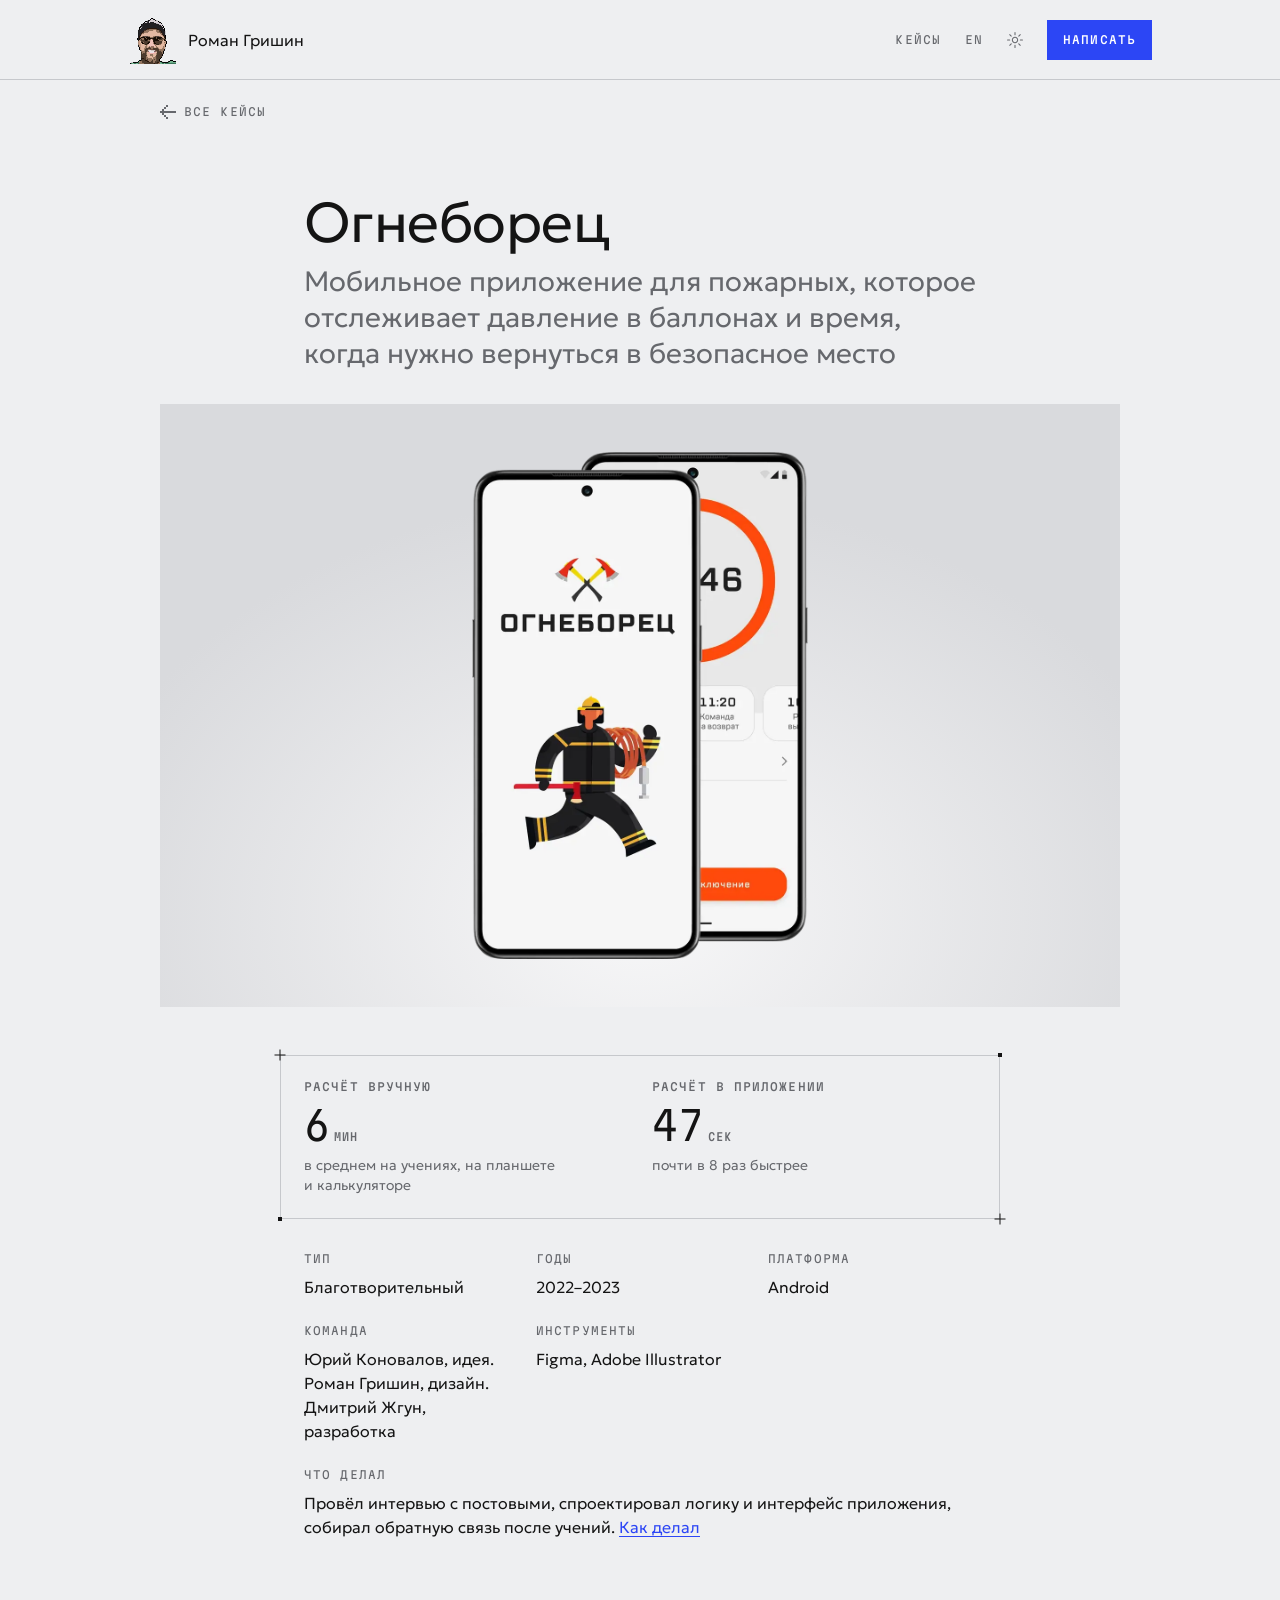
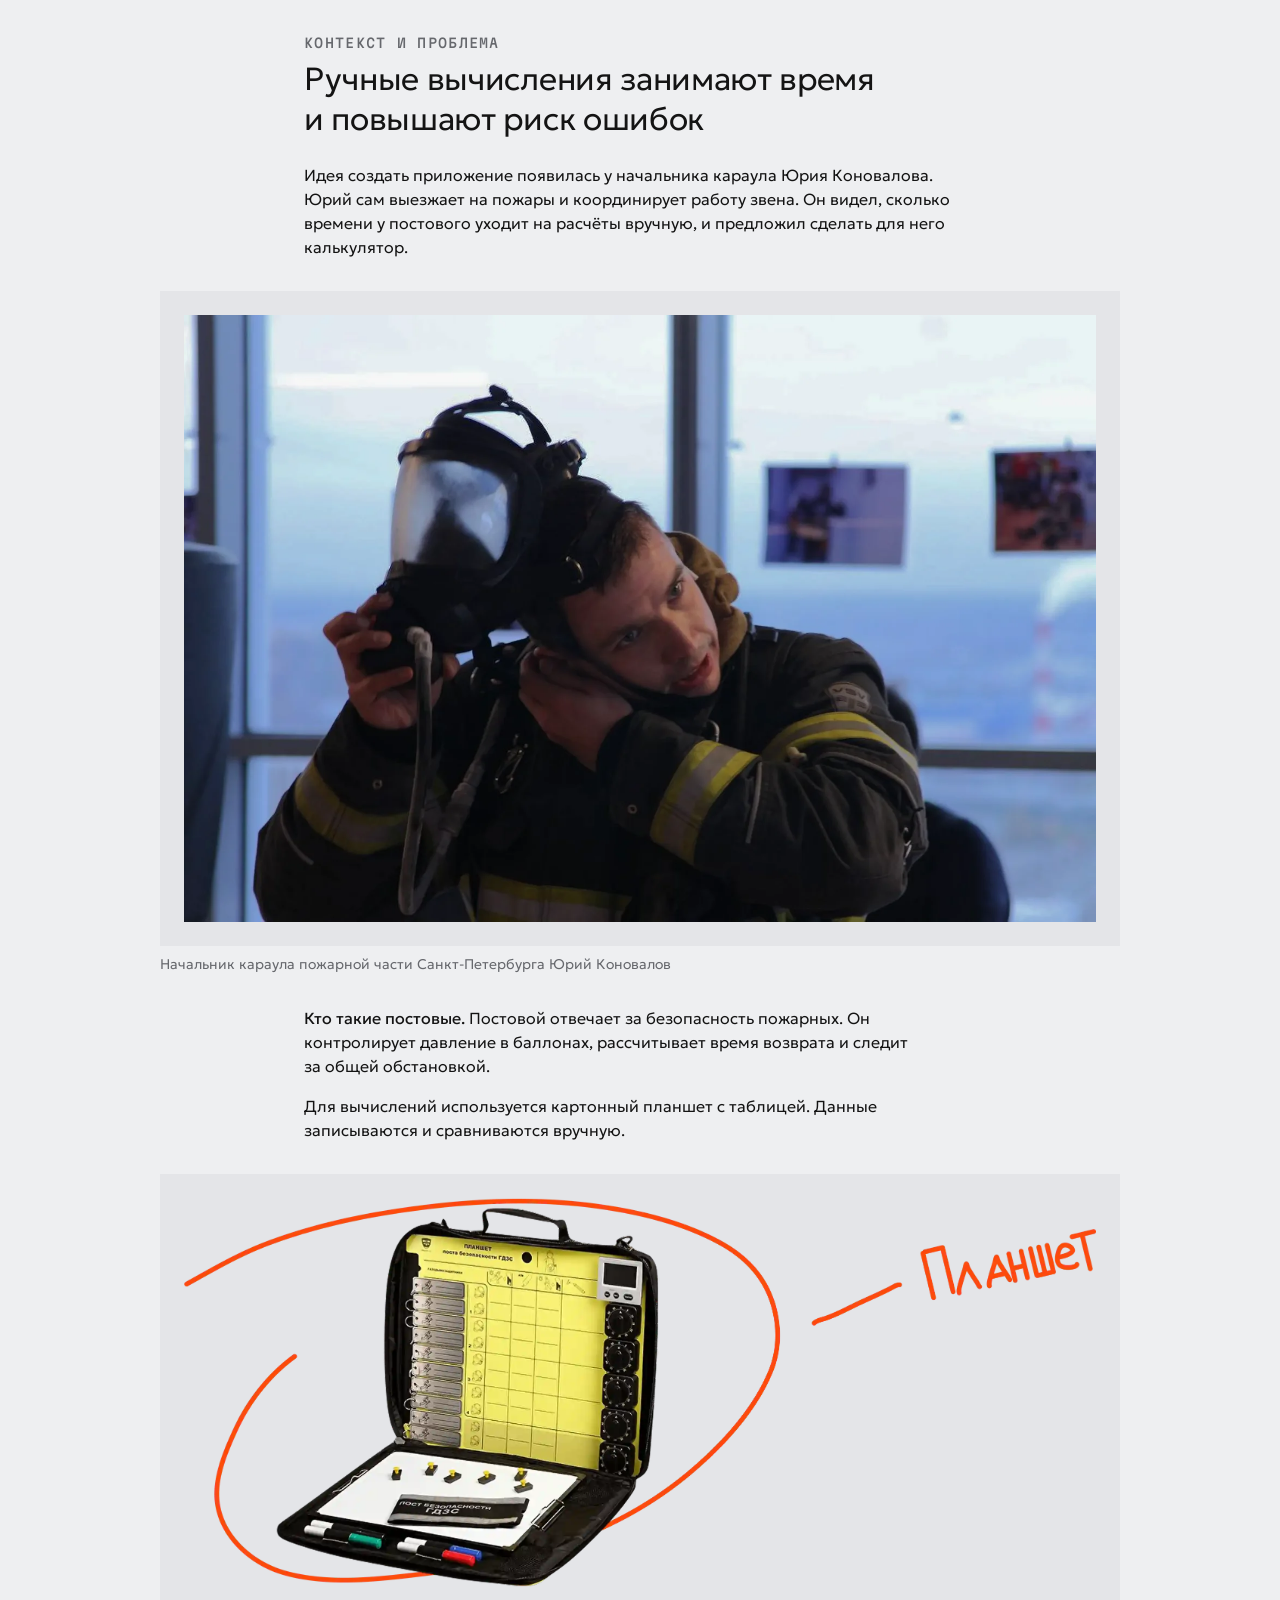
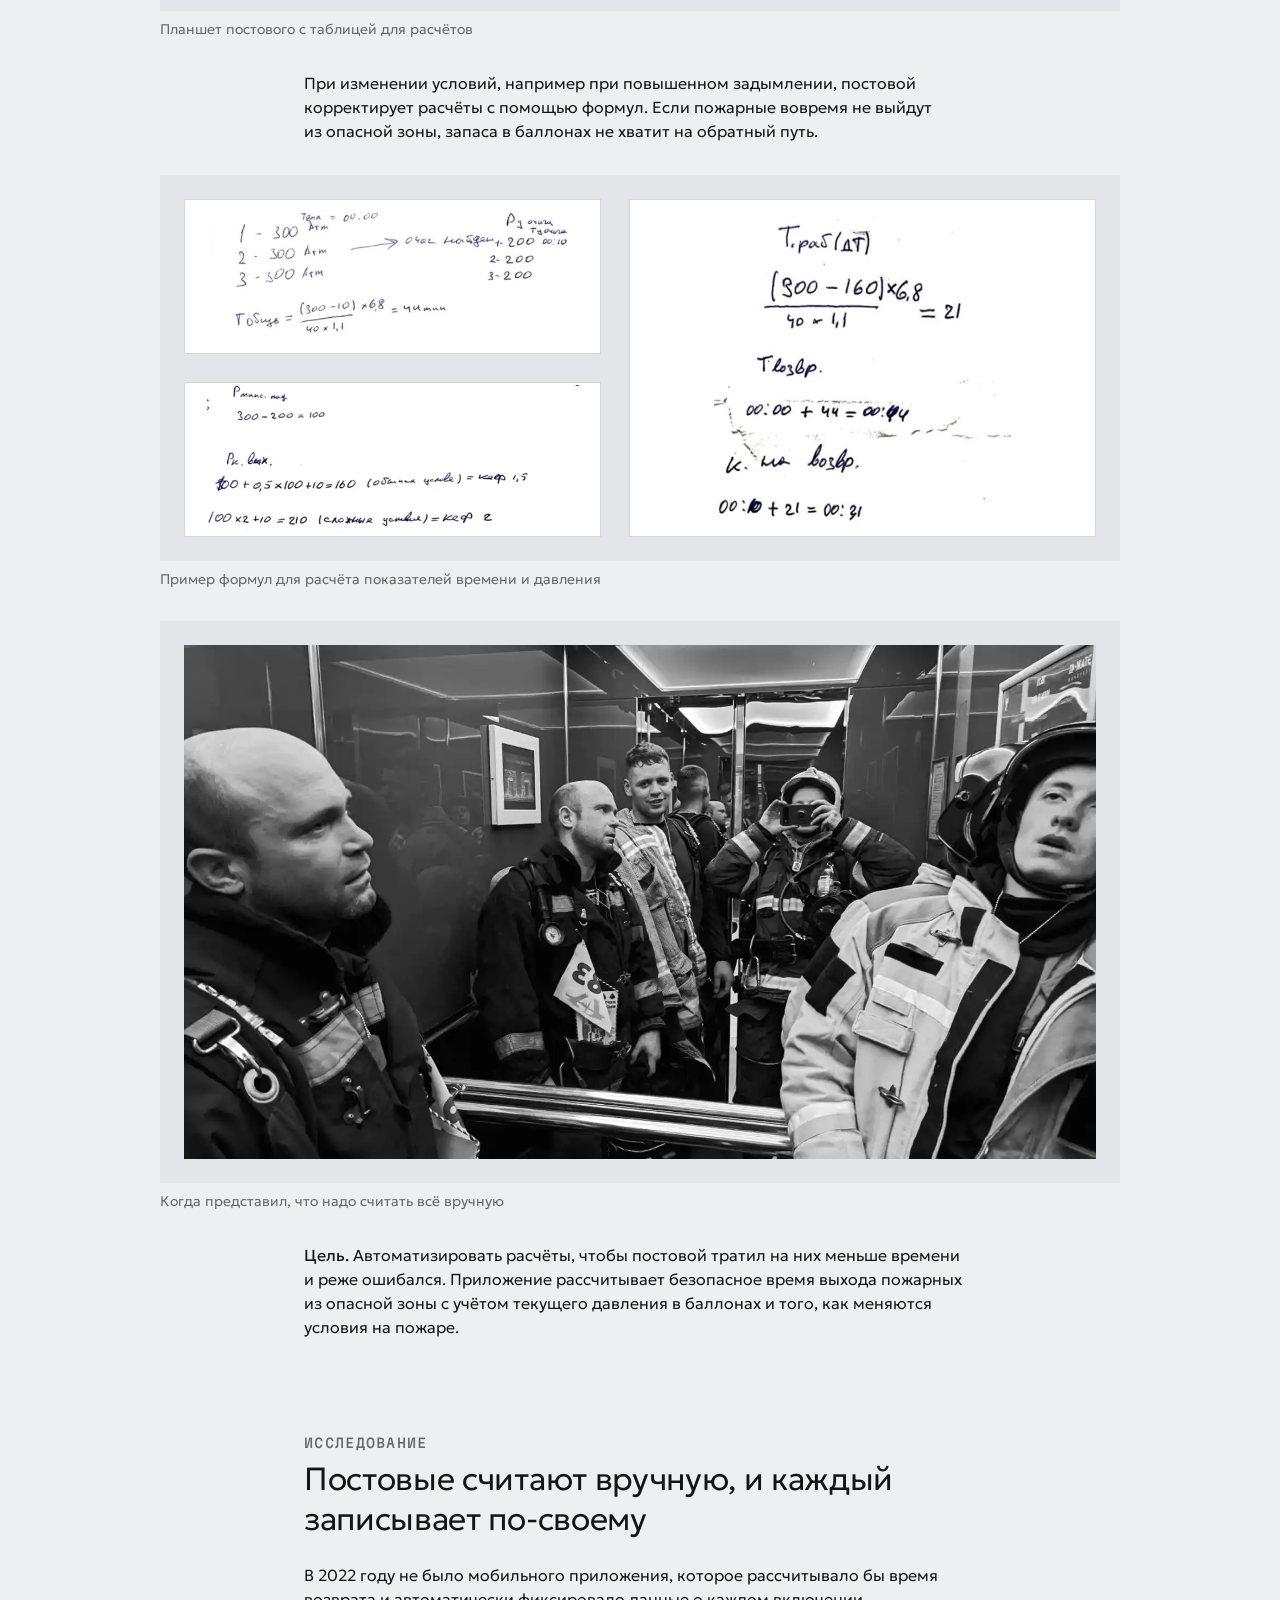
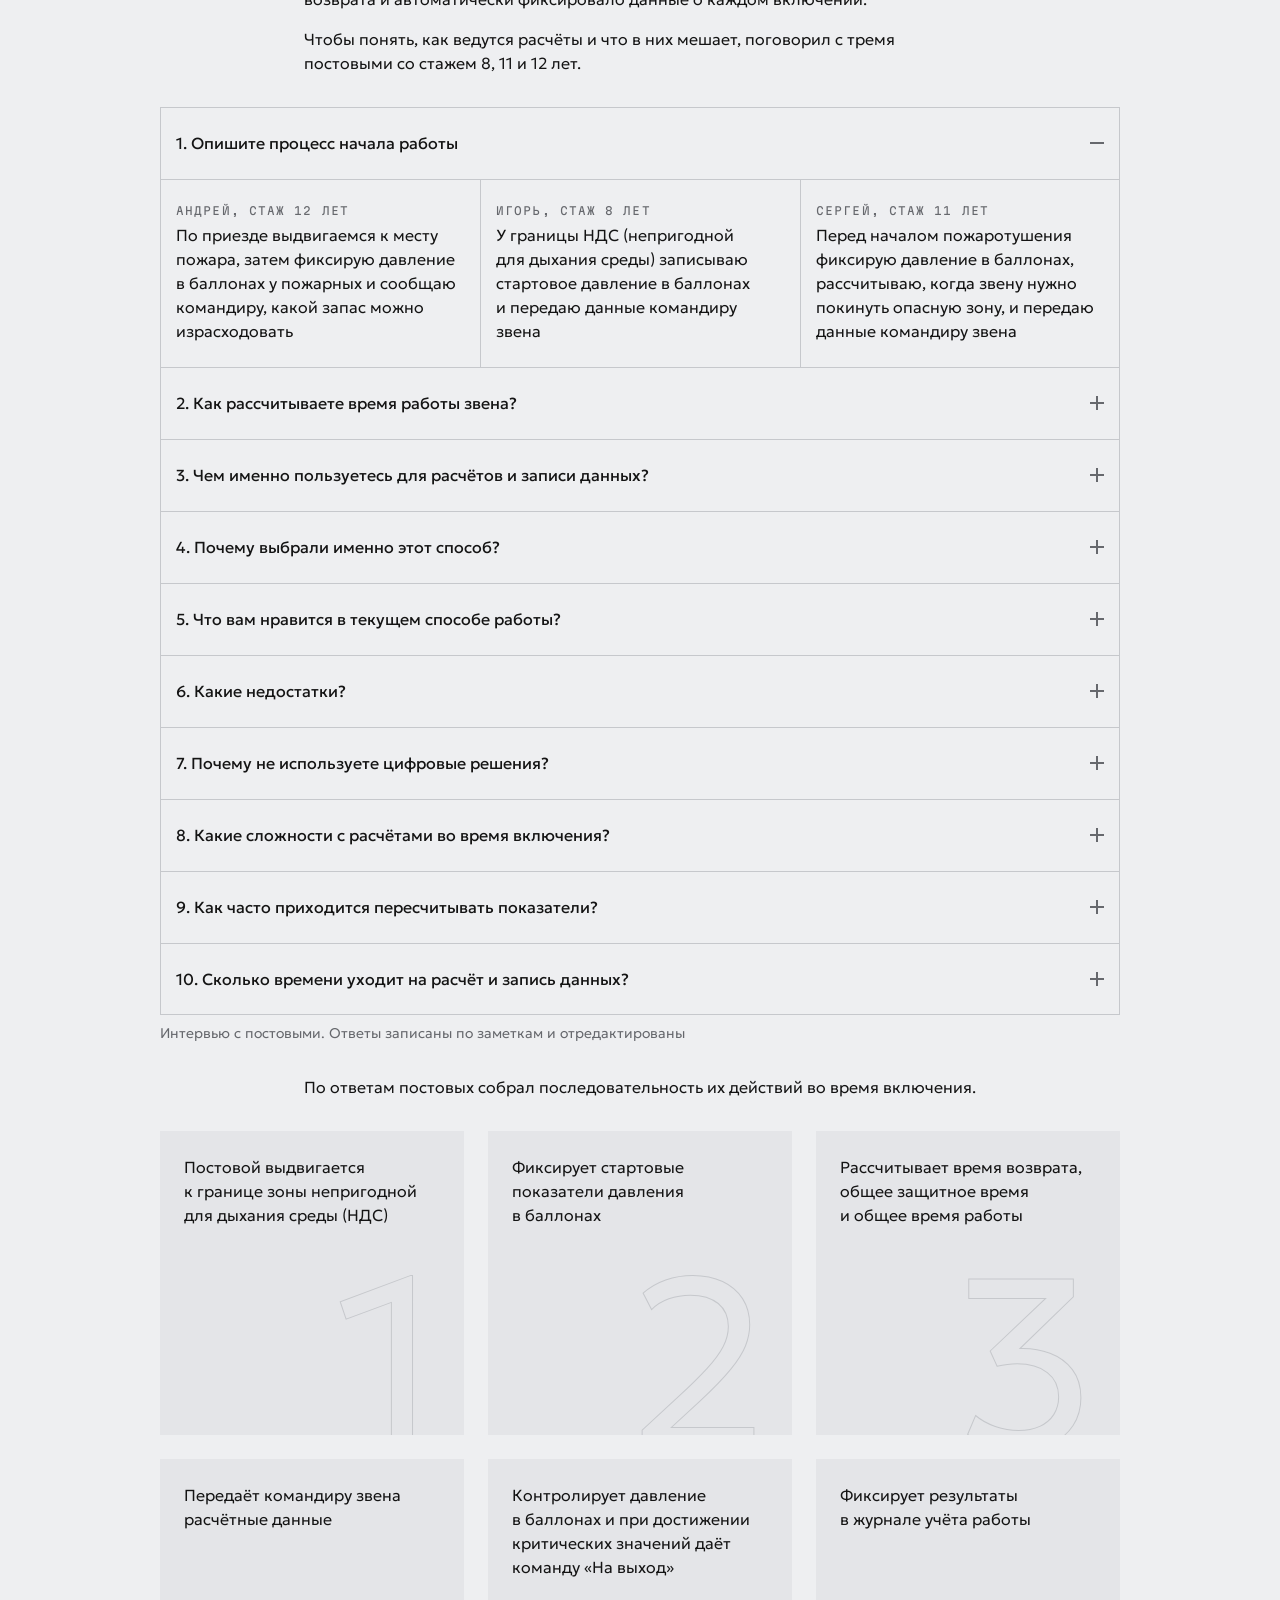
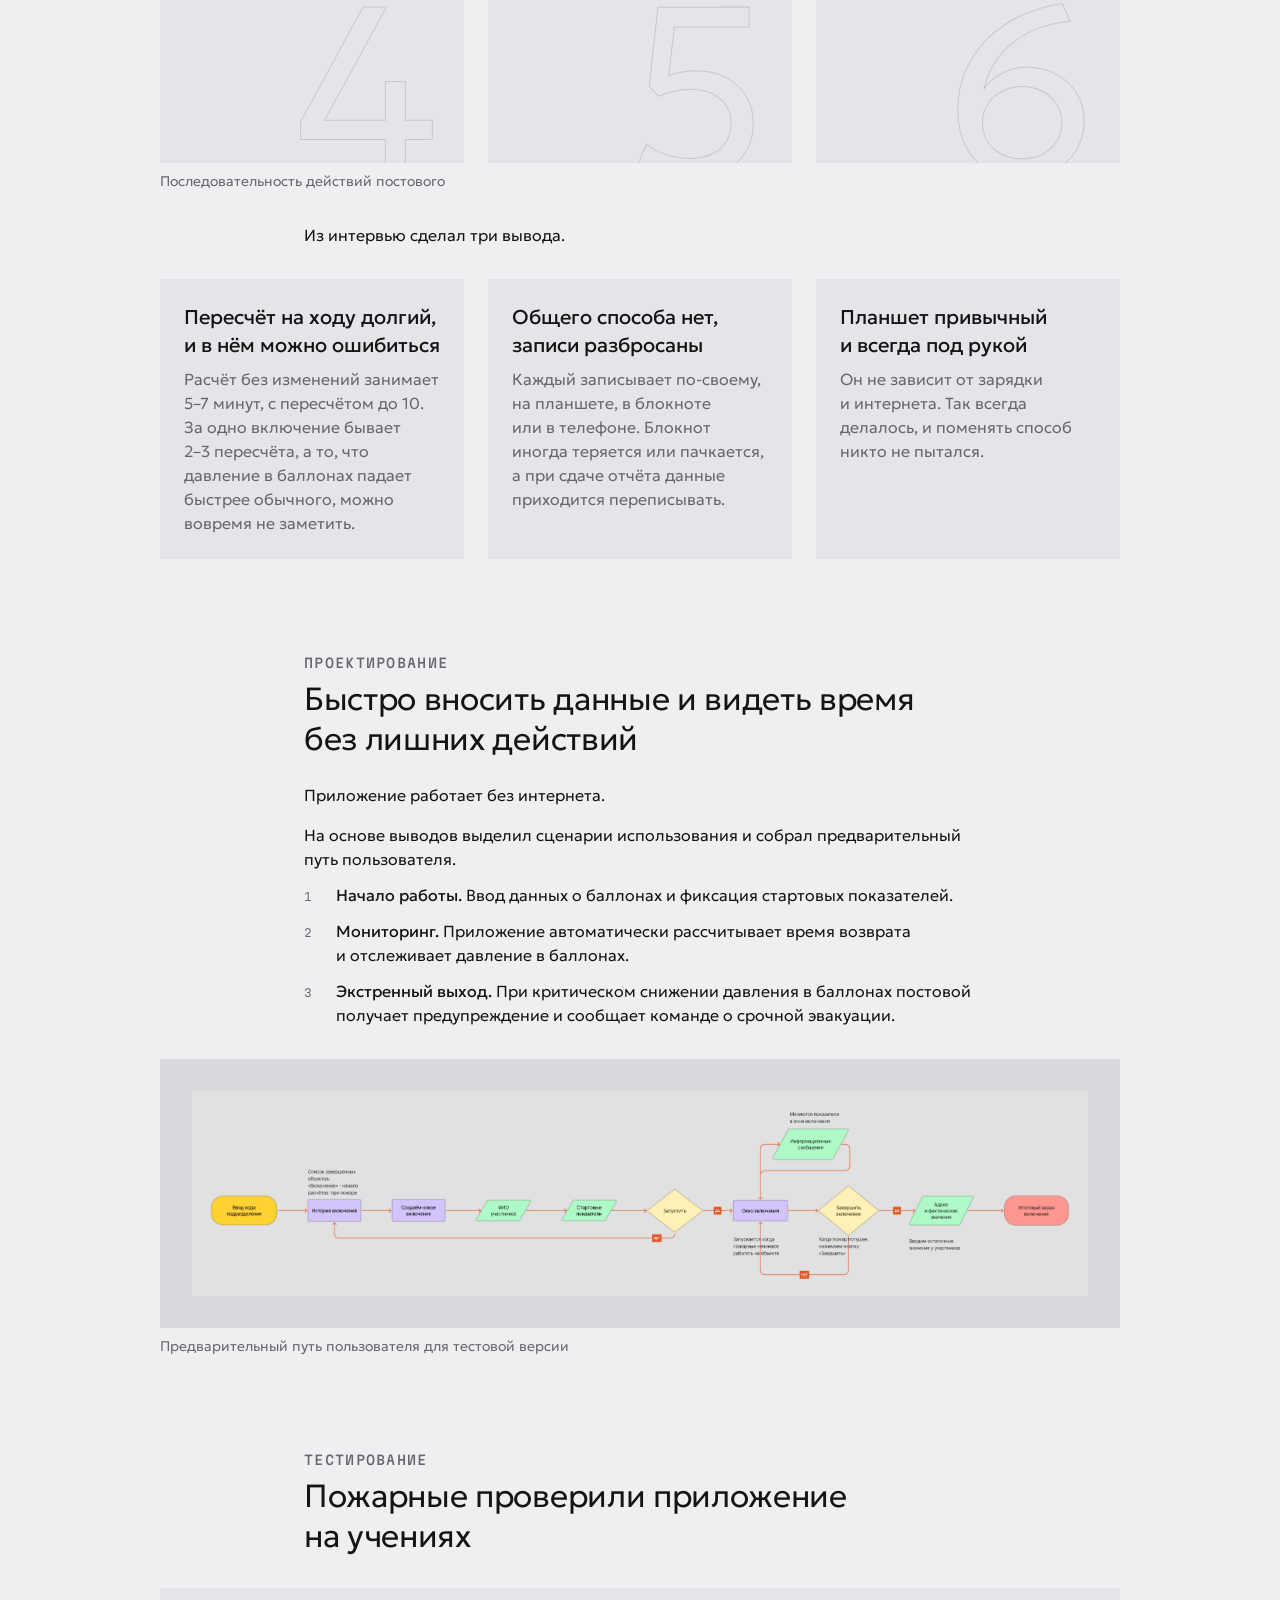
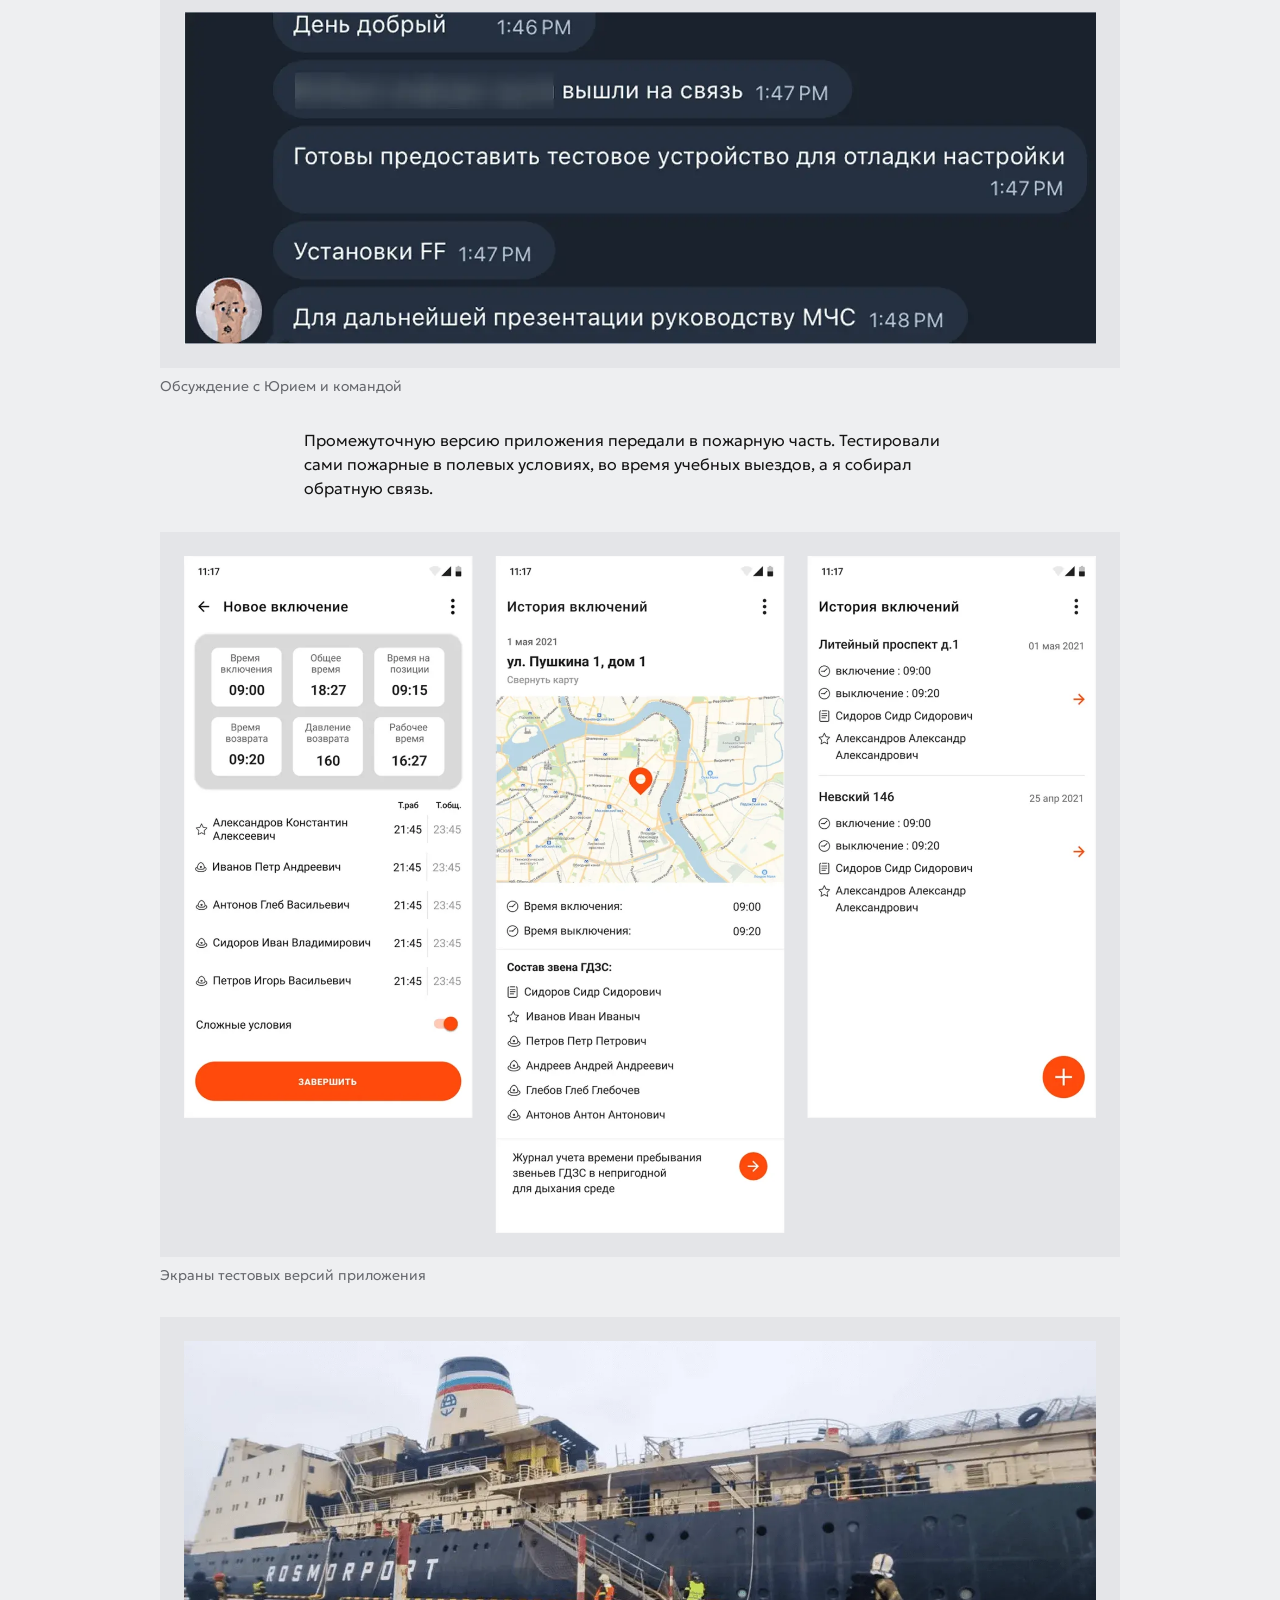
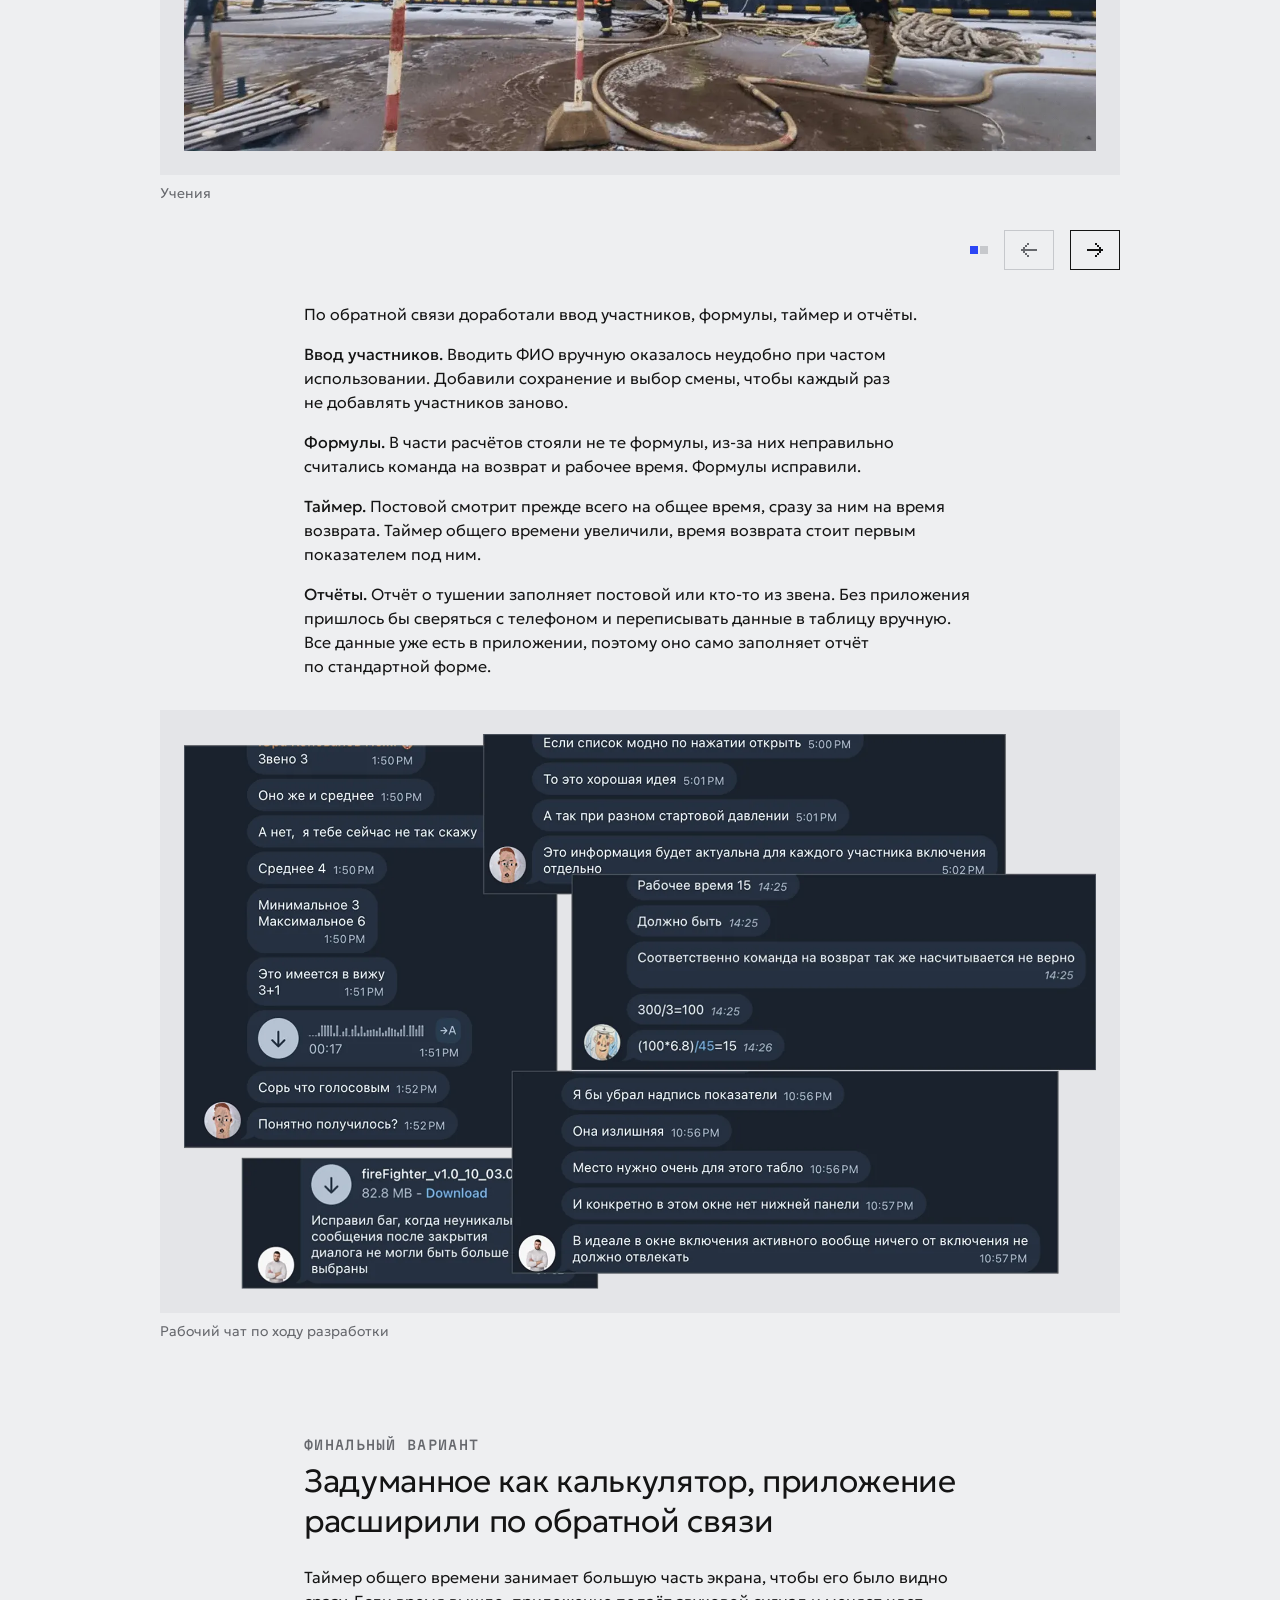
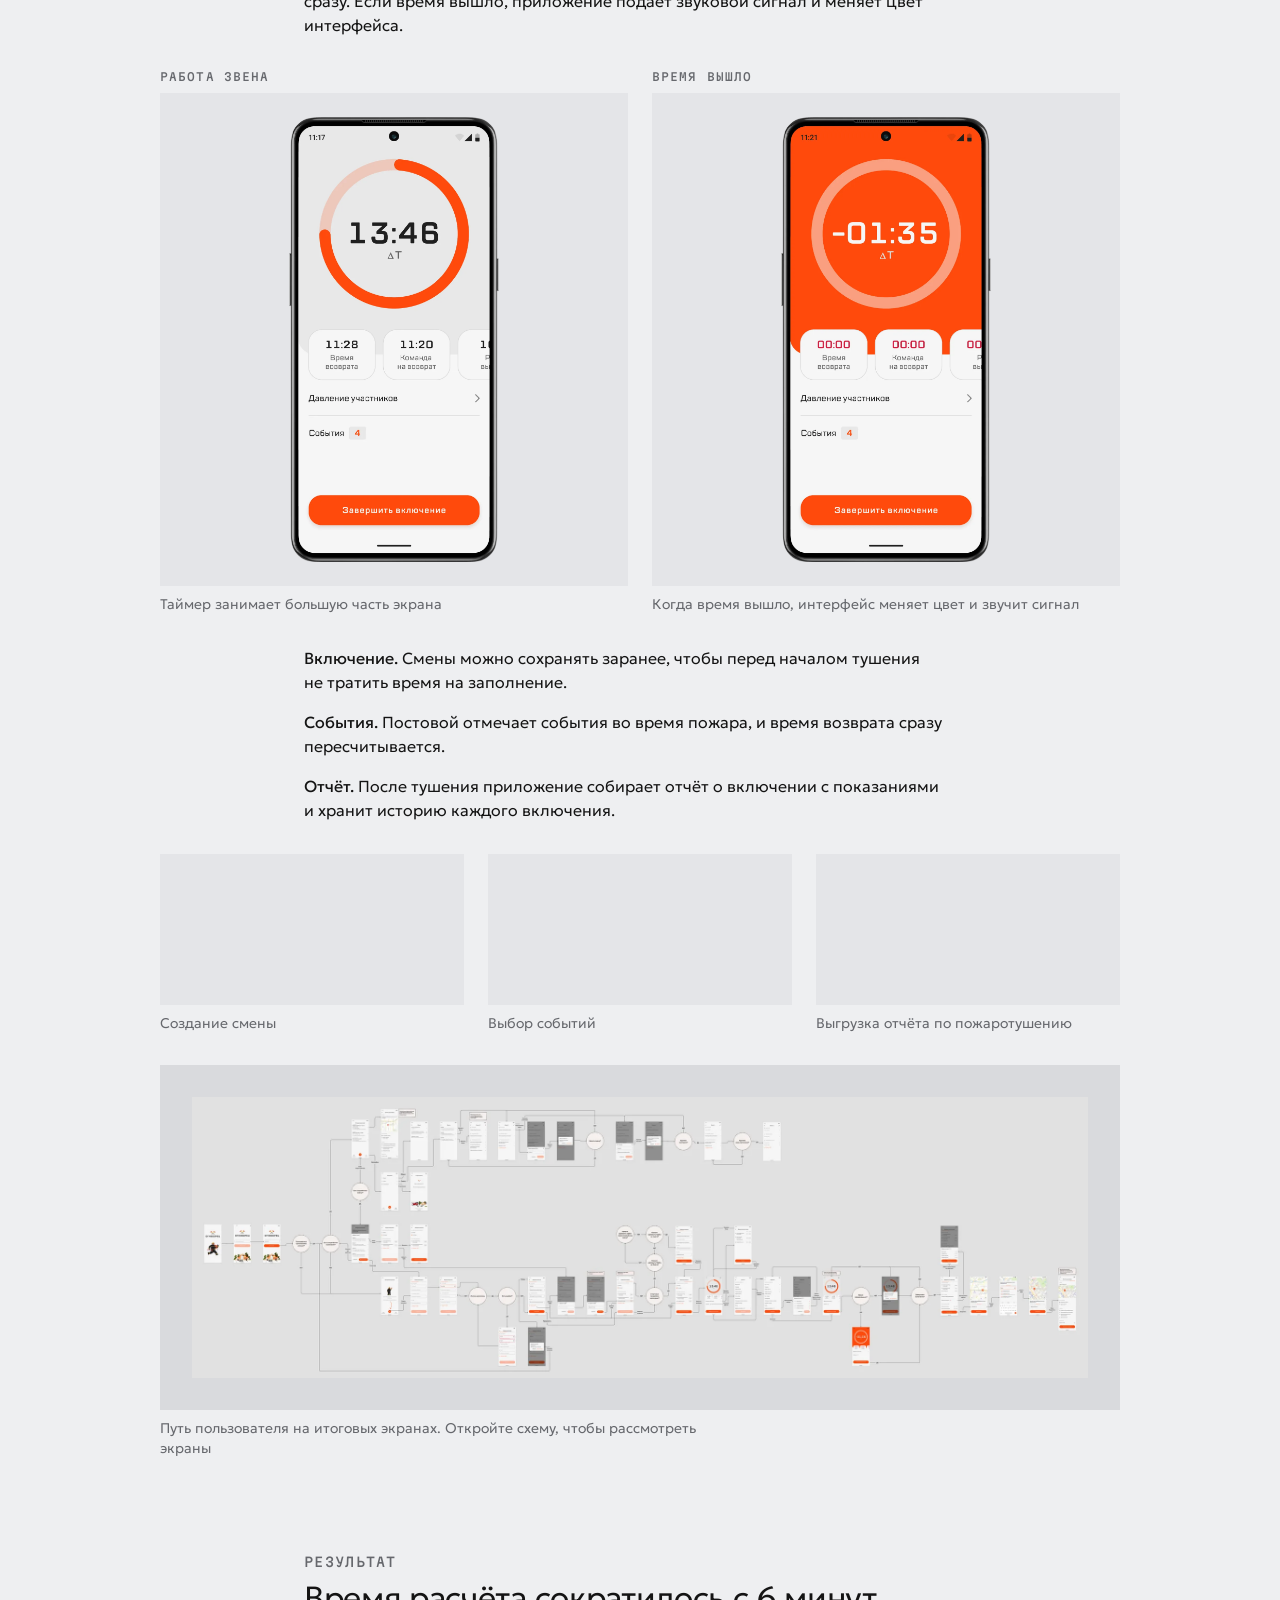
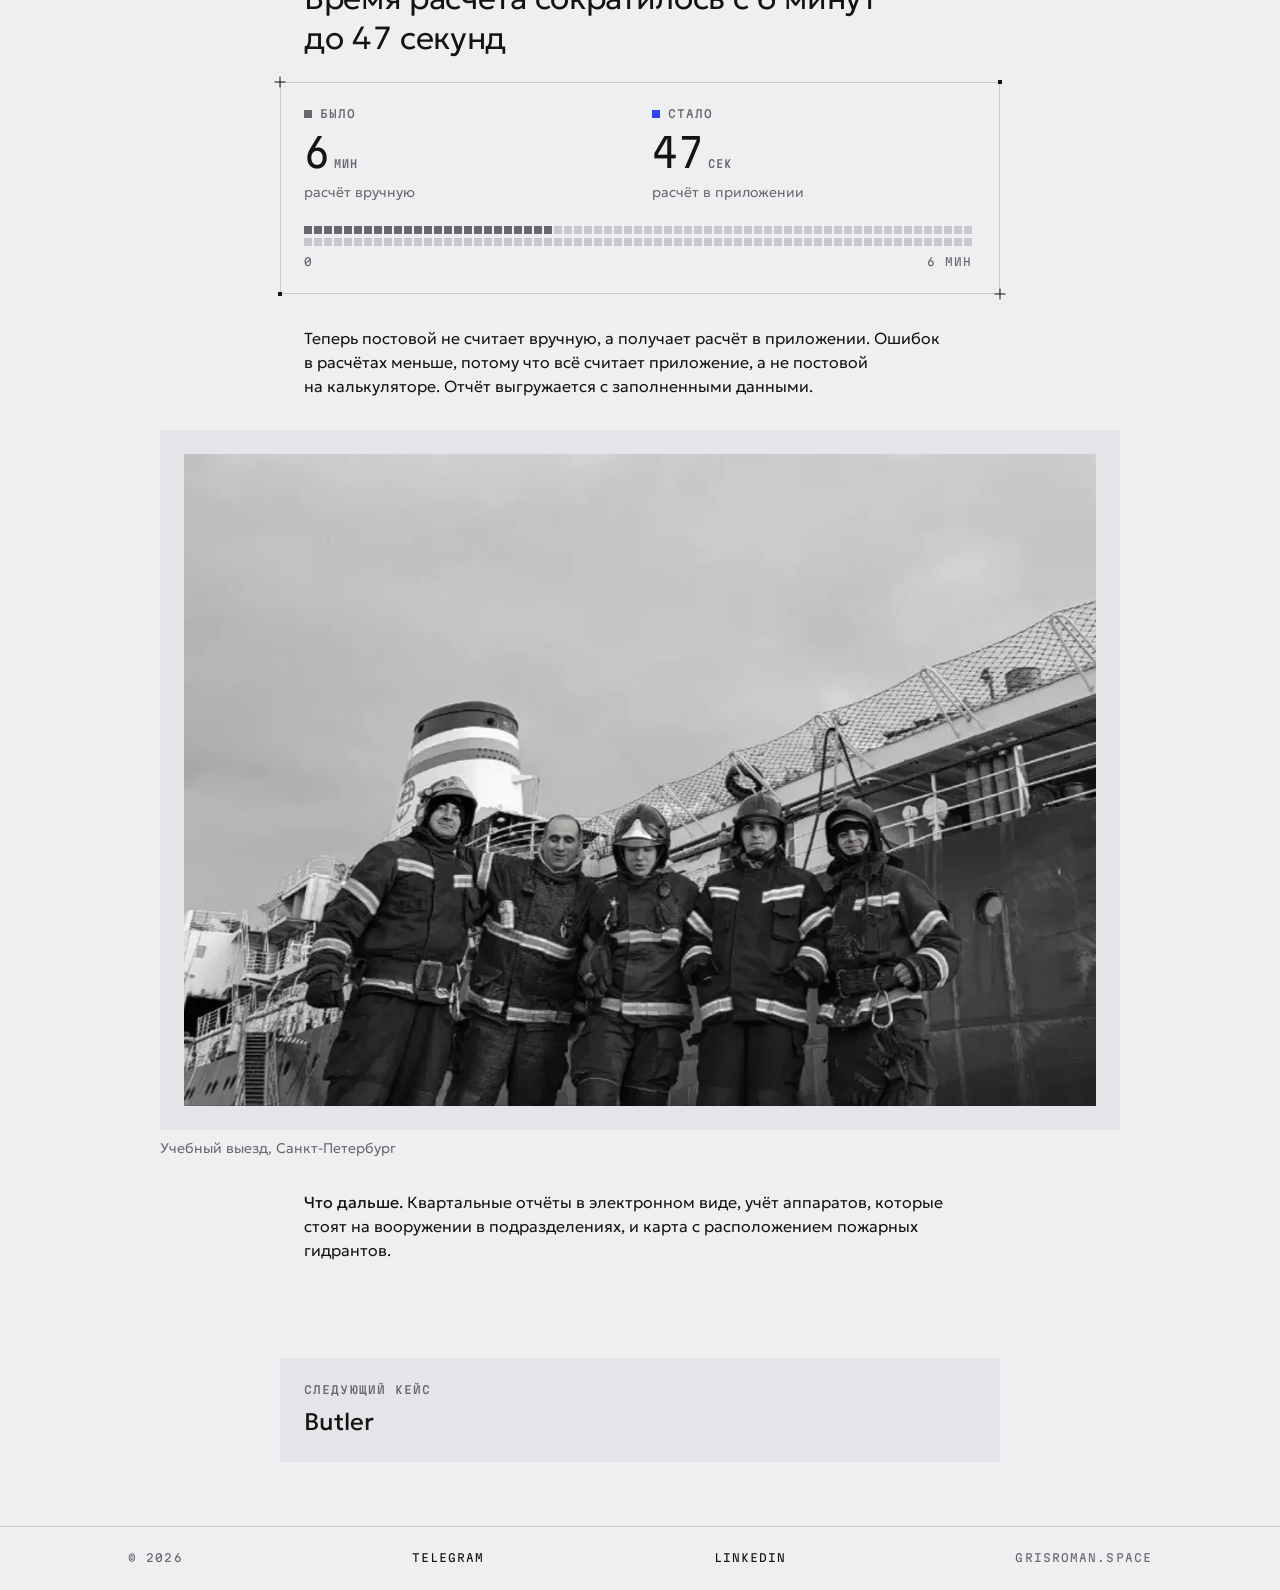
<file: cases/firefighter/index.html>
<!doctype html>
<html lang="ru">
<head>
  <meta charset="utf-8">
  <meta name="viewport" content="width=device-width, initial-scale=1">
  <title>Огнеборец&nbsp;— кейс Романа Гришина</title>
  <meta name="description" content="Мобильное приложение для пожарных: расчёт времени возврата звена за 47 секунд вместо 6 минут вручную.">
  <link rel="alternate" hreflang="ru" href="https://grisroman.space/cases/firefighter/">
  <link rel="alternate" hreflang="en" href="https://grisroman.space/en/cases/firefighter/">
  <script>
    (function () {
      var root = document.documentElement;
      try { var t = localStorage.getItem('theme'); if (t === 'light' || t === 'dark') root.dataset.theme = t; } catch (e) {}
      root.classList.add('js');
    })();
  </script>
  <link rel="preconnect" href="https://fonts.googleapis.com">
  <link rel="preconnect" href="https://fonts.gstatic.com" crossorigin>
  <link rel="stylesheet" href="https://fonts.googleapis.com/css2?family=Geologica:wght@300;400&family=Martian+Mono:wdth,wght@87.5..100,300..500&display=swap">
  <link rel="stylesheet" href="../../css/tokens.css?v=43">
  <link rel="stylesheet" href="../../css/base.css?v=38">
  <link rel="stylesheet" href="../../css/home.css?v=52">
  <link rel="stylesheet" href="../../css/case.css?v=60">
  <link rel="icon" href="../../img/avatar.png">
  <script src="../../js/main.js?v=52" defer></script>
  <!-- Аналитика GoatCounter: без cookies, баннер не нужен. Локальный просмотр (localhost) не считается -->
  <script data-goatcounter="https://grisroman.goatcounter.com/count" async src="https://gc.zgo.at/count.js"></script>
</head>
<body>

<header class="site-header ln ln-b">
  <div class="shell">
    <div class="canvas header">
      <a class="header__me" href="../../" aria-label="Роман Гришин, на главную">
        <img class="header__avatar" src="../../img/avatar.png" alt="" width="48" height="48">
        <span class="header__name text-l">Роман Гришин</span>
      </a>
      <nav class="header__nav" aria-label="Основная навигация">
        <a class="nav-link label-s" href="../../#cases">Кейсы</a>
        <a class="nav-link label-s" href="../../en/cases/firefighter/" lang="en" hreflang="en">EN</a>
        <button class="nav-link label-s theme-toggle" type="button" aria-label="Переключить тему">
          <!-- Иконки Radix Icons (MIT): солнце в светлой теме, луна в тёмной -->
          <svg class="theme-icon theme-light" viewBox="0 0 15 15" aria-hidden="true"><path d="M7.5 0C7.77614 0 8 0.223858 8 0.5V2.5C8 2.77614 7.77614 3 7.5 3C7.22386 3 7 2.77614 7 2.5V0.5C7 0.223858 7.22386 0 7.5 0ZM2.1967 2.1967C2.39196 2.00144 2.70854 2.00144 2.90381 2.1967L4.31802 3.61091C4.51328 3.80617 4.51328 4.12276 4.31802 4.31802C4.12276 4.51328 3.80617 4.51328 3.61091 4.31802L2.1967 2.90381C2.00144 2.70854 2.00144 2.39196 2.1967 2.1967ZM0.5 7C0.223858 7 0 7.22386 0 7.5C0 7.77614 0.223858 8 0.5 8H2.5C2.77614 8 3 7.77614 3 7.5C3 7.22386 2.77614 7 2.5 7H0.5ZM2.1967 12.8033C2.00144 12.608 2.00144 12.2915 2.1967 12.0962L3.61091 10.682C3.80617 10.4867 4.12276 10.4867 4.31802 10.682C4.51328 10.8772 4.51328 11.1938 4.31802 11.3891L2.90381 12.8033C2.70854 12.9986 2.39196 12.9986 2.1967 12.8033ZM12.5 7C12.2239 7 12 7.22386 12 7.5C12 7.77614 12.2239 8 12.5 8H14.5C14.7761 8 15 7.77614 15 7.5C15 7.22386 14.7761 7 14.5 7H12.5ZM10.682 4.31802C10.4867 4.12276 10.4867 3.80617 10.682 3.61091L12.0962 2.1967C12.2915 2.00144 12.608 2.00144 12.8033 2.1967C12.9986 2.39196 12.9986 2.70854 12.8033 2.90381L11.3891 4.31802C11.1938 4.51328 10.8772 4.51328 10.682 4.31802ZM8 12.5C8 12.2239 7.77614 12 7.5 12C7.22386 12 7 12.2239 7 12.5V14.5C7 14.7761 7.22386 15 7.5 15C7.77614 15 8 14.7761 8 14.5V12.5ZM10.682 10.682C10.8772 10.4867 11.1938 10.4867 11.3891 10.682L12.8033 12.0962C12.9986 12.2915 12.9986 12.608 12.8033 12.8033C12.608 12.9986 12.2915 12.9986 12.0962 12.8033L10.682 11.3891C10.4867 11.1938 10.4867 10.8772 10.682 10.682ZM5.5 7.5C5.5 6.39543 6.39543 5.5 7.5 5.5C8.60457 5.5 9.5 6.39543 9.5 7.5C9.5 8.60457 8.60457 9.5 7.5 9.5C6.39543 9.5 5.5 8.60457 5.5 7.5ZM7.5 4.5C5.84315 4.5 4.5 5.84315 4.5 7.5C4.5 9.15685 5.84315 10.5 7.5 10.5C9.15685 10.5 10.5 9.15685 10.5 7.5C10.5 5.84315 9.15685 4.5 7.5 4.5Z" fill="currentColor" fill-rule="evenodd" clip-rule="evenodd"/></svg>
          <svg class="theme-icon theme-dark" viewBox="0 0 15 15" aria-hidden="true"><path d="M2.89998 0.499976C2.89998 0.279062 2.72089 0.0999756 2.49998 0.0999756C2.27906 0.0999756 2.09998 0.279062 2.09998 0.499976V1.09998H1.49998C1.27906 1.09998 1.09998 1.27906 1.09998 1.49998C1.09998 1.72089 1.27906 1.89998 1.49998 1.89998H2.09998V2.49998C2.09998 2.72089 2.27906 2.89998 2.49998 2.89998C2.72089 2.89998 2.89998 2.72089 2.89998 2.49998V1.89998H3.49998C3.72089 1.89998 3.89998 1.72089 3.89998 1.49998C3.89998 1.27906 3.72089 1.09998 3.49998 1.09998H2.89998V0.499976ZM5.89998 3.49998C5.89998 3.27906 5.72089 3.09998 5.49998 3.09998C5.27906 3.09998 5.09998 3.27906 5.09998 3.49998V4.09998H4.49998C4.27906 4.09998 4.09998 4.27906 4.09998 4.49998C4.09998 4.72089 4.27906 4.89998 4.49998 4.89998H5.09998V5.49998C5.09998 5.72089 5.27906 5.89998 5.49998 5.89998C5.72089 5.89998 5.89998 5.72089 5.89998 5.49998V4.89998H6.49998C6.72089 4.89998 6.89998 4.72089 6.89998 4.49998C6.89998 4.27906 6.72089 4.09998 6.49998 4.09998H5.89998V3.49998ZM1.89998 6.49998C1.89998 6.27906 1.72089 6.09998 1.49998 6.09998C1.27906 6.09998 1.09998 6.27906 1.09998 6.49998V7.09998H0.499976C0.279062 7.09998 0.0999756 7.27906 0.0999756 7.49998C0.0999756 7.72089 0.279062 7.89998 0.499976 7.89998H1.09998V8.49998C1.09998 8.72089 1.27906 8.89997 1.49998 8.89997C1.72089 8.89997 1.89998 8.72089 1.89998 8.49998V7.89998H2.49998C2.72089 7.89998 2.89998 7.72089 2.89998 7.49998C2.89998 7.27906 2.72089 7.09998 2.49998 7.09998H1.89998V6.49998ZM8.54406 0.98184L8.24618 0.941586C8.03275 0.917676 7.90692 1.1655 8.02936 1.34194C8.17013 1.54479 8.29981 1.75592 8.41754 1.97445C8.91878 2.90485 9.20322 3.96932 9.20322 5.10022C9.20322 8.37201 6.82247 11.0878 3.69887 11.6097C3.45736 11.65 3.20988 11.6772 2.96008 11.6906C2.74563 11.702 2.62729 11.9535 2.77721 12.1072C2.84551 12.1773 2.91535 12.2458 2.98667 12.3128L3.05883 12.3795L3.31883 12.6045L3.50684 12.7532L3.62796 12.8433L3.81491 12.9742L3.99079 13.089C4.11175 13.1651 4.23536 13.2375 4.36157 13.3059L4.62496 13.4412L4.88553 13.5607L5.18837 13.6828L5.43169 13.7686C5.56564 13.8128 5.70149 13.8529 5.83857 13.8885C5.94262 13.9155 6.04767 13.9401 6.15405 13.9622C6.27993 13.9883 6.40713 14.0109 6.53544 14.0298L6.85241 14.0685L7.11934 14.0892C7.24637 14.0965 7.37436 14.1002 7.50322 14.1002C11.1483 14.1002 14.1032 11.1453 14.1032 7.50023C14.1032 7.25044 14.0893 7.00389 14.0623 6.76131L14.0255 6.48407C13.991 6.26083 13.9453 6.04129 13.8891 5.82642C13.8213 5.56709 13.7382 5.31398 13.6409 5.06881L13.5279 4.80132L13.4507 4.63542L13.3766 4.48666C13.2178 4.17773 13.0353 3.88295 12.8312 3.60423L12.6782 3.40352L12.4793 3.16432L12.3157 2.98361L12.1961 2.85951L12.0355 2.70246L11.8134 2.50184L11.4925 2.24191L11.2483 2.06498L10.9562 1.87446L10.6346 1.68894L10.3073 1.52378L10.1938 1.47176L9.95488 1.3706L9.67791 1.2669L9.42566 1.1846L9.10075 1.09489L8.83599 1.03486L8.54406 0.98184ZM10.4032 5.30023C10.4032 4.27588 10.2002 3.29829 9.83244 2.40604C11.7623 3.28995 13.1032 5.23862 13.1032 7.50023C13.1032 10.593 10.596 13.1002 7.50322 13.1002C6.63646 13.1002 5.81597 12.9036 5.08355 12.5522C6.5419 12.0941 7.81081 11.2082 8.74322 10.0416C8.87963 10.2284 9.10028 10.3497 9.34928 10.3497C9.76349 10.3497 10.0993 10.0139 10.0993 9.59971C10.0993 9.24256 9.84965 8.94373 9.51535 8.86816C9.57741 8.75165 9.63653 8.63334 9.6926 8.51332C9.88358 8.63163 10.1088 8.69993 10.35 8.69993C11.0403 8.69993 11.6 8.14028 11.6 7.44993C11.6 6.75976 11.0406 6.20024 10.3505 6.19993C10.3853 5.90487 10.4032 5.60464 10.4032 5.30023Z" fill="currentColor" fill-rule="evenodd" clip-rule="evenodd"/></svg>
        </button>
        <a class="btn label-m" data-goatcounter-click="write-header" href="https://t.me/grisroman" target="_blank" rel="noopener">Написать<span class="visually-hidden"> в&nbsp;Telegram (откроется в&nbsp;новой вкладке)</span></a>
      </nav>
    </div>
  </div>
<div class="read-progress" data-read-progress aria-hidden="true" hidden></div>
</header>

<!-- Оглавление кейса: вне холста, закреплено слева на широком экране, видно в зоне разделов -->
<nav class="toc" aria-label="Разделы кейса">
  <ol class="toc__list">
    <li><a class="toc__link label-s" href="#context">Контекст и&nbsp;проблема</a></li>
    <li><a class="toc__link label-s" href="#research">Исследование</a></li>
    <li><a class="toc__link label-s" href="#design">Проектирование</a></li>
    <li><a class="toc__link label-s" href="#testing">Тестирование</a></li>
    <li><a class="toc__link label-s" href="#final">Финальный вариант</a></li>
    <li><a class="toc__link label-s" href="#result">Результат</a></li>
  </ol>
</nav>

<div class="shell">
  <main class="canvas longread">

    <div class="case-top grid-pad">
      <a class="back-link label-s" href="../../#cases">
        <svg class="px-arrow px-arrow--back" viewBox="0 0 8 7" shape-rendering="crispEdges" aria-hidden="true"><path d="M0 3h8v1H0zM4 0h1v1H4zM5 1h1v1H5zM6 2h1v1H6zM6 4h1v1H6zM5 5h1v1H5zM4 6h1v1H4z" fill="currentColor"/></svg>
        Все кейсы
      </a>
    </div>

    <!-- Hero: заголовок → обложка → результаты → о проекте -->
    <section class="case-hero grid" data-reveal>
      <div class="case-hero__text">
        <h1 class="h1">Огнеборец</h1>
        <p class="subtitle-1 muted">Мобильное приложение для&nbsp;пожарных, которое отслеживает давление в&nbsp;баллонах и&nbsp;время, когда нужно вернуться в&nbsp;безопасное место</p>
      </div>
    </section>

    <div class="case-cover">
      <img class="cover-phones theme-light" src="img/cover.webp" alt="Экраны приложения Огнеборец: заставка и&nbsp;таймер работы звена" width="756" height="1140">
      <img class="cover-phones theme-dark" src="img/cover-dark.webp" alt="Экраны приложения Огнеборец: заставка и&nbsp;таймер работы звена" width="756" height="1140">
    </div>

    <!-- Главный результат — один якорь: время расчёта -->
    <section class="case-results grid" aria-label="Результат" data-reveal>
      <div class="result-box ln ln-t ln-b ln-l ln-r">
        <i class="mark mark--cross at-tl" aria-hidden="true"></i>
        <i class="mark mark--dot at-tr" aria-hidden="true"></i>
        <i class="mark mark--dot at-bl" aria-hidden="true"></i>
        <i class="mark mark--cross at-br" aria-hidden="true"></i>
        <div class="factoid">
          <p class="label-m muted">Расчёт вручную</p>
          <p class="h2 value">6<span class="value__unit label-m muted">мин</span></p>
          <p class="text-s muted">в&nbsp;среднем на&nbsp;учениях, на&nbsp;планшете и&nbsp;калькуляторе</p>
        </div>
        <div class="factoid">
          <p class="label-m muted">Расчёт в&nbsp;приложении</p>
          <p class="h2 value">47<span class="value__unit label-m muted">сек</span></p>
          <p class="text-s muted">почти в&nbsp;8&nbsp;раз быстрее</p>
        </div>
      </div>
    </section>

    <section class="case-meta grid" aria-label="О проекте" data-reveal>
      <dl class="project">
        <div class="meta-pair"><dt class="label-s muted">Тип</dt><dd class="text-l">Благотворительный</dd></div>
        <div class="meta-pair"><dt class="label-s muted">Годы</dt><dd class="text-l">2022–2023</dd></div>
        <div class="meta-pair"><dt class="label-s muted">Платформа</dt><dd class="text-l">Android</dd></div>
        <div class="meta-pair"><dt class="label-s muted">Команда</dt><dd class="text-l">Юрий Коновалов, идея. Роман Гришин, дизайн. Дмитрий Жгун, разработка</dd></div>
        <div class="meta-pair"><dt class="label-s muted">Инструменты</dt><dd class="text-l">Figma, Adobe Illustrator</dd></div>
        <div class="meta-pair meta-pair--wide">
          <dt class="label-s muted">Что делал</dt>
          <dd class="text-l">Провёл интервью с&nbsp;постовыми, спроектировал логику и&nbsp;интерфейс приложения, собирал обратную связь после учений. <a class="link" href="#design">Как&nbsp;делал</a></dd>
        </div>
      </dl>
    </section>

    <!-- 1. Контекст и проблема -->
    <section class="section grid" id="context" data-reveal>
      <div class="section__aside"><p class="section__label label-l">Контекст и&nbsp;проблема</p></div>
      <div class="section__body">
        <h2 class="h3">Ручные вычисления занимают время и&nbsp;повышают риск ошибок</h2>
        <p class="text-l">Идея создать приложение появилась у&nbsp;начальника караула Юрия Коновалова. Юрий сам выезжает на&nbsp;пожары и&nbsp;координирует работу звена. Он&nbsp;видел, сколько времени у&nbsp;постового уходит на&nbsp;расчёты вручную, и&nbsp;предложил сделать для&nbsp;него калькулятор.</p>
      </div>
      <figure class="section__wide figure">
        <button class="figure__stage figure__zoom" type="button" data-zoom="fit" aria-label="Открыть фото на весь экран">
          <img src="img/yura.webp" alt="Юрий Коновалов в&nbsp;форме пожарного" width="1680" height="1119" loading="lazy" decoding="async">
        </button>
        <figcaption class="text-s">Начальник караула пожарной части Санкт-Петербурга Юрий Коновалов</figcaption>
      </figure>
      <div class="section__body">
        <p class="text-l"><strong>Кто такие постовые.</strong> Постовой отвечает за&nbsp;безопасность пожарных. Он контролирует давление в&nbsp;баллонах, рассчитывает время возврата и&nbsp;следит за&nbsp;общей обстановкой.</p>
        <p class="text-l">Для&nbsp;вычислений используется картонный планшет с&nbsp;таблицей. Данные записываются и&nbsp;сравниваются вручную.</p>
      </div>
      <figure class="section__wide figure">
        <button class="figure__stage figure__zoom" type="button" data-zoom="fit" aria-label="Открыть картинку на весь экран">
          <img class="theme-light" src="img/plan.webp" alt="Раскрытый планшет постового с&nbsp;таблицей и&nbsp;маркерами" width="2411" height="1029" loading="lazy" decoding="async">
          <img class="theme-dark" src="img/plan-dark.webp" alt="Раскрытый планшет постового с&nbsp;таблицей и&nbsp;маркерами" width="2334" height="996" loading="lazy" decoding="async">
        </button>
        <figcaption class="text-s">Планшет постового с&nbsp;таблицей для&nbsp;расчётов</figcaption>
      </figure>
      <div class="section__body">
        <p class="text-l">При изменении условий, например при&nbsp;повышенном задымлении, постовой корректирует расчёты с&nbsp;помощью формул. Если пожарные вовремя не&nbsp;выйдут из&nbsp;опасной зоны, запаса в&nbsp;баллонах не&nbsp;хватит на&nbsp;обратный путь.</p>
      </div>
      <figure class="section__wide figure">
        <button class="figure__stage figure__zoom" type="button" data-zoom="fit" aria-label="Открыть картинку на весь экран">
          <img src="img/formula.webp" alt="Рукописные расчёты времени работы и&nbsp;давления в&nbsp;баллонах" width="1600" height="592" loading="lazy" decoding="async">
        </button>
        <figcaption class="text-s">Пример формул для&nbsp;расчёта показателей времени и&nbsp;давления</figcaption>
      </figure>
      <figure class="section__wide figure">
        <button class="figure__stage figure__zoom" type="button" data-zoom="fit" aria-label="Открыть фото на весь экран">
          <img src="img/gdzs.webp" alt="Пожарные в&nbsp;снаряжении задумчиво смотрят вверх" width="1680" height="947" loading="lazy" decoding="async">
        </button>
        <figcaption class="text-s">Когда представил, что надо считать всё вручную</figcaption>
      </figure>
      <div class="section__body">
        <p class="text-l"><strong>Цель.</strong> Автоматизировать расчёты, чтобы постовой тратил на&nbsp;них меньше времени и&nbsp;реже ошибался. Приложение рассчитывает безопасное время выхода пожарных из&nbsp;опасной зоны с&nbsp;учётом текущего давления в&nbsp;баллонах и&nbsp;того, как меняются условия на&nbsp;пожаре.</p>
      </div>
    </section>

    <!-- 2. Исследование -->
    <section class="section grid" id="research" data-reveal>
      <div class="section__aside"><p class="section__label label-l">Исследование</p></div>
      <div class="section__body">
        <h2 class="h3">Постовые считают вручную, и&nbsp;каждый записывает&nbsp;по&#8209;своему</h2>
        <p class="text-l">В&nbsp;2022 году не&nbsp;было мобильного приложения, которое рассчитывало бы время возврата и&nbsp;автоматически фиксировало данные о&nbsp;каждом включении.</p>
        <p class="text-l">Чтобы понять, как ведутся расчёты и&nbsp;что в&nbsp;них мешает, поговорил с&nbsp;тремя постовыми со&nbsp;стажем 8, 11 и&nbsp;12&nbsp;лет.</p>
      </div>
      <figure class="section__wide figure">
        <div class="interview ln" data-accordion>
          <div class="interview__head ln" aria-hidden="true">
            <p class="label-s muted ln">Андрей, стаж 12&nbsp;лет</p>
            <p class="label-s muted ln">Игорь, стаж 8&nbsp;лет</p>
            <p class="label-s muted ln">Сергей, стаж 11&nbsp;лет</p>
          </div>
          <details class="interview__row ln ln-t" open>
            <summary class="interview__q text-l">1. Опишите процесс начала работы <svg class="px-toggle" viewBox="0 0 7 7" shape-rendering="crispEdges" aria-hidden="true"><path d="M0 3h7v1H0z" fill="currentColor"/><path class="px-toggle__v" d="M3 0h1v3H3zM3 4h1v3H3z" fill="currentColor"/></svg></summary>
            <div class="interview__a ln">
              <div class="interview__answer ln"><p class="label-s">Андрей, стаж 12&nbsp;лет</p><p class="text-l">По&nbsp;приезде выдвигаемся к&nbsp;месту пожара, затем фиксирую давление в&nbsp;баллонах у&nbsp;пожарных и&nbsp;сообщаю командиру, какой запас можно израсходовать</p></div>
              <div class="interview__answer ln"><p class="label-s">Игорь, стаж 8&nbsp;лет</p><p class="text-l">У&nbsp;границы НДС (непригодной для&nbsp;дыхания среды) записываю стартовое давление в&nbsp;баллонах и&nbsp;передаю данные командиру звена</p></div>
              <div class="interview__answer ln"><p class="label-s">Сергей, стаж 11&nbsp;лет</p><p class="text-l">Перед началом пожаротушения фиксирую давление в&nbsp;баллонах, рассчитываю, когда звену нужно покинуть опасную зону, и&nbsp;передаю данные командиру звена</p></div>
            </div>
          </details>
          <details class="interview__row ln ln-t" open>
            <summary class="interview__q text-l">2. Как&nbsp;рассчитываете время работы звена? <svg class="px-toggle" viewBox="0 0 7 7" shape-rendering="crispEdges" aria-hidden="true"><path d="M0 3h7v1H0z" fill="currentColor"/><path class="px-toggle__v" d="M3 0h1v3H3zM3 4h1v3H3z" fill="currentColor"/></svg></summary>
            <div class="interview__a ln">
              <div class="interview__answer ln"><p class="label-s">Андрей, стаж 12&nbsp;лет</p><p class="text-l">Исходя из&nbsp;начального давления, рассчитываю время возврата перед входом в&nbsp;непригодную для&nbsp;дыхания среду. Во&nbsp;время пожаротушения пересчитываю давление в&nbsp;баллоне и&nbsp;время возврата. После выхода записываю остаточное давление и&nbsp;время выхода</p></div>
              <div class="interview__answer ln"><p class="label-s">Игорь, стаж 8&nbsp;лет</p><p class="text-l">С&nbsp;помощью формул перед включением. Во&nbsp;время работы пересчитываю оставшееся время по&nbsp;расходу</p></div>
              <div class="interview__answer ln"><p class="label-s">Сергей, стаж 11&nbsp;лет</p><p class="text-l">Использую стандартные формулы перед началом пожаротушения и&nbsp;дальше пересчитываю в&nbsp;зависимости от&nbsp;условий</p></div>
            </div>
          </details>
          <details class="interview__row ln ln-t" open>
            <summary class="interview__q text-l">3. Чем именно пользуетесь для&nbsp;расчётов и&nbsp;записи данных? <svg class="px-toggle" viewBox="0 0 7 7" shape-rendering="crispEdges" aria-hidden="true"><path d="M0 3h7v1H0z" fill="currentColor"/><path class="px-toggle__v" d="M3 0h1v3H3zM3 4h1v3H3z" fill="currentColor"/></svg></summary>
            <div class="interview__a ln">
              <div class="interview__answer ln"><p class="label-s">Андрей, стаж 12&nbsp;лет</p><p class="text-l">Планшет. Данные считаю на&nbsp;калькуляторе</p></div>
              <div class="interview__answer ln"><p class="label-s">Игорь, стаж 8&nbsp;лет</p><p class="text-l">Иногда делаю пометки в&nbsp;телефоне, если не&nbsp;успеваю записать сразу</p></div>
              <div class="interview__answer ln"><p class="label-s">Сергей, стаж 11&nbsp;лет</p><p class="text-l">Планшет или&nbsp;блокнот</p></div>
            </div>
          </details>
          <details class="interview__row ln ln-t" open>
            <summary class="interview__q text-l">4. Почему выбрали именно этот способ? <svg class="px-toggle" viewBox="0 0 7 7" shape-rendering="crispEdges" aria-hidden="true"><path d="M0 3h7v1H0z" fill="currentColor"/><path class="px-toggle__v" d="M3 0h1v3H3zM3 4h1v3H3z" fill="currentColor"/></svg></summary>
            <div class="interview__a ln">
              <div class="interview__answer ln"><p class="label-s">Андрей, стаж 12&nbsp;лет</p><p class="text-l">Планшет всегда под&nbsp;рукой</p></div>
              <div class="interview__answer ln"><p class="label-s">Игорь, стаж 8&nbsp;лет</p><p class="text-l">Привычка. И&nbsp;можно быстро посмотреть старые записи</p></div>
              <div class="interview__answer ln"><p class="label-s">Сергей, стаж 11&nbsp;лет</p><p class="text-l">Так всегда делалось, никто не&nbsp;пытался это поменять</p></div>
            </div>
          </details>
          <details class="interview__row ln ln-t" open>
            <summary class="interview__q text-l">5. Что вам нравится в&nbsp;текущем способе работы? <svg class="px-toggle" viewBox="0 0 7 7" shape-rendering="crispEdges" aria-hidden="true"><path d="M0 3h7v1H0z" fill="currentColor"/><path class="px-toggle__v" d="M3 0h1v3H3zM3 4h1v3H3z" fill="currentColor"/></svg></summary>
            <div class="interview__a ln">
              <div class="interview__answer ln"><p class="label-s">Андрей, стаж 12&nbsp;лет</p><p class="text-l">Сложно сказать, уже привык использовать планшет</p></div>
              <div class="interview__answer ln"><p class="label-s">Игорь, стаж 8&nbsp;лет</p><p class="text-l">Можно быстро внести исправления в&nbsp;заметках телефона, если что-то не&nbsp;так записал</p></div>
              <div class="interview__answer ln"><p class="label-s">Сергей, стаж 11&nbsp;лет</p><p class="text-l">Не&nbsp;завишу от&nbsp;зарядки и&nbsp;интернета</p></div>
            </div>
          </details>
          <details class="interview__row ln ln-t" open>
            <summary class="interview__q text-l">6. Какие недостатки? <svg class="px-toggle" viewBox="0 0 7 7" shape-rendering="crispEdges" aria-hidden="true"><path d="M0 3h7v1H0z" fill="currentColor"/><path class="px-toggle__v" d="M3 0h1v3H3zM3 4h1v3H3z" fill="currentColor"/></svg></summary>
            <div class="interview__a ln">
              <div class="interview__answer ln"><p class="label-s">Андрей, стаж 12&nbsp;лет</p><p class="text-l">Можно ошибиться, особенно в&nbsp;спешке и&nbsp;когда данные нужно быстро пересчитать. Приходится заполнять всё заново или&nbsp;вносить правки</p></div>
              <div class="interview__answer ln"><p class="label-s">Игорь, стаж 8&nbsp;лет</p><p class="text-l">Считать вручную. Всё в&nbsp;разных местах, переписывание занимает время</p></div>
              <div class="interview__answer ln"><p class="label-s">Сергей, стаж 11&nbsp;лет</p><p class="text-l">Иногда блокнот теряется или&nbsp;пачкается, потом надо вспоминать данные. Если нужно перепроверить, это занимает время</p></div>
            </div>
          </details>
          <details class="interview__row ln ln-t" open>
            <summary class="interview__q text-l">7. Почему не&nbsp;используете цифровые решения? <svg class="px-toggle" viewBox="0 0 7 7" shape-rendering="crispEdges" aria-hidden="true"><path d="M0 3h7v1H0z" fill="currentColor"/><path class="px-toggle__v" d="M3 0h1v3H3zM3 4h1v3H3z" fill="currentColor"/></svg></summary>
            <div class="interview__a ln">
              <div class="interview__answer ln"><p class="label-s">Андрей, стаж 12&nbsp;лет</p><p class="text-l">Нет централизованной программы</p></div>
              <div class="interview__answer ln"><p class="label-s">Игорь, стаж 8&nbsp;лет</p><p class="text-l">Использую телефон для&nbsp;записи</p></div>
              <div class="interview__answer ln"><p class="label-s">Сергей, стаж 11&nbsp;лет</p><p class="text-l">Нет единого стандарта, каждый делает по&#8209;своему</p></div>
            </div>
          </details>
          <details class="interview__row ln ln-t" open>
            <summary class="interview__q text-l">8. Какие сложности с&nbsp;расчётами во&nbsp;время включения? <svg class="px-toggle" viewBox="0 0 7 7" shape-rendering="crispEdges" aria-hidden="true"><path d="M0 3h7v1H0z" fill="currentColor"/><path class="px-toggle__v" d="M3 0h1v3H3zM3 4h1v3H3z" fill="currentColor"/></svg></summary>
            <div class="interview__a ln">
              <div class="interview__answer ln"><p class="label-s">Андрей, стаж 12&nbsp;лет</p><p class="text-l">Когда условия меняются, приходится пересчитывать данные на&nbsp;ходу. Считаю на&nbsp;калькуляторе вручную, получается не&nbsp;так быстро, как&nbsp;хотелось&nbsp;бы</p></div>
              <div class="interview__answer ln"><p class="label-s">Игорь, стаж 8&nbsp;лет</p><p class="text-l">Если ошибся в&nbsp;расчётах, это может сказаться на&nbsp;безопасности звена. Например, в&nbsp;расчёте остаточного времени работы</p></div>
              <div class="interview__answer ln"><p class="label-s">Сергей, стаж 11&nbsp;лет</p><p class="text-l">Бывает, что давление в&nbsp;баллонах падает быстрее, но&nbsp;вовремя этого не&nbsp;заметили, и&nbsp;оперативно пересчитать довольно сложно</p></div>
            </div>
          </details>
          <details class="interview__row ln ln-t" open>
            <summary class="interview__q text-l">9. Как&nbsp;часто приходится пересчитывать показатели? <svg class="px-toggle" viewBox="0 0 7 7" shape-rendering="crispEdges" aria-hidden="true"><path d="M0 3h7v1H0z" fill="currentColor"/><path class="px-toggle__v" d="M3 0h1v3H3zM3 4h1v3H3z" fill="currentColor"/></svg></summary>
            <div class="interview__a ln">
              <div class="interview__answer ln"><p class="label-s">Андрей, стаж 12&nbsp;лет</p><p class="text-l">Если пожар сложный, то&nbsp;почти на&nbsp;каждом вызове</p></div>
              <div class="interview__answer ln"><p class="label-s">Игорь, стаж 8&nbsp;лет</p><p class="text-l">В&nbsp;среднем каждые 10&#8288;–&#8288;15&nbsp;минут, если условия меняются</p></div>
              <div class="interview__answer ln"><p class="label-s">Сергей, стаж 11&nbsp;лет</p><p class="text-l">Иногда за&nbsp;одно включение приходится делать 2&#8288;–&#8288;3&nbsp;пересчёта</p></div>
            </div>
          </details>
          <details class="interview__row ln ln-t" open>
            <summary class="interview__q text-l">10. Сколько времени уходит на&nbsp;расчёт и&nbsp;запись данных? <svg class="px-toggle" viewBox="0 0 7 7" shape-rendering="crispEdges" aria-hidden="true"><path d="M0 3h7v1H0z" fill="currentColor"/><path class="px-toggle__v" d="M3 0h1v3H3zM3 4h1v3H3z" fill="currentColor"/></svg></summary>
            <div class="interview__a ln">
              <div class="interview__answer ln"><p class="label-s">Андрей, стаж 12&nbsp;лет</p><p class="text-l">Если условия не&nbsp;меняются, минут 5&#8288;–&#8288;7</p></div>
              <div class="interview__answer ln"><p class="label-s">Игорь, стаж 8&nbsp;лет</p><p class="text-l">Если что-то пересчитываю, до&nbsp;10&nbsp;минут</p></div>
              <div class="interview__answer ln"><p class="label-s">Сергей, стаж 11&nbsp;лет</p><p class="text-l">Когда в&nbsp;журнале путаница, исправления могут занять 10&#8288;–&#8288;15&nbsp;минут</p></div>
            </div>
          </details>
        </div>
        <figcaption class="text-s">Интервью с&nbsp;постовыми. Ответы записаны по&nbsp;заметкам и&nbsp;отредактированы</figcaption>
      </figure>
      <div class="section__body">
        <p class="text-l">По&nbsp;ответам постовых собрал последовательность их&nbsp;действий во&nbsp;время включения.</p>
      </div>
      <figure class="section__wide figure">
        <ol class="steps" aria-label="Последовательность действий постового">
          <li class="step"><p class="text-l">Постовой выдвигается к&nbsp;границе зоны непригодной для&nbsp;дыхания среды (НДС)</p></li>
          <li class="step"><p class="text-l">Фиксирует стартовые показатели давления в&nbsp;баллонах</p></li>
          <li class="step"><p class="text-l">Рассчитывает время возврата, общее защитное время и&nbsp;общее время работы</p></li>
          <li class="step"><p class="text-l">Передаёт командиру звена расчётные данные</p></li>
          <li class="step"><p class="text-l">Контролирует давление в&nbsp;баллонах и&nbsp;при&nbsp;достижении критических значений даёт команду «На&nbsp;выход»</p></li>
          <li class="step"><p class="text-l">Фиксирует результаты в&nbsp;журнале учёта работы</p></li>
        </ol>
        <figcaption class="text-s">Последовательность действий постового</figcaption>
      </figure>
      <div class="section__body">
        <p class="text-l">Из&nbsp;интервью сделал три вывода.</p>
      </div>
      <div class="section__wide">
        <ul class="cards" aria-label="Выводы из интервью">
          <li class="card">
            <h3 class="h5">Пересчёт на&nbsp;ходу долгий, и&nbsp;в&nbsp;нём можно&nbsp;ошибиться</h3>
            <p class="text-l muted">Расчёт без&nbsp;изменений занимает 5&#8288;–&#8288;7&nbsp;минут, с&nbsp;пересчётом до&nbsp;10. За&nbsp;одно включение бывает 2&#8288;–&#8288;3&nbsp;пересчёта, а&nbsp;то, что давление в&nbsp;баллонах падает быстрее обычного, можно вовремя не&nbsp;заметить.</p>
          </li>
          <li class="card">
            <h3 class="h5">Общего способа нет, записи&nbsp;разбросаны</h3>
            <p class="text-l muted">Каждый записывает по&#8209;своему, на&nbsp;планшете, в&nbsp;блокноте или&nbsp;в&nbsp;телефоне. Блокнот иногда теряется или&nbsp;пачкается, а&nbsp;при&nbsp;сдаче отчёта данные приходится переписывать.</p>
          </li>
          <li class="card">
            <h3 class="h5">Планшет привычный и&nbsp;всегда под&nbsp;рукой</h3>
            <p class="text-l muted">Он&nbsp;не&nbsp;зависит от&nbsp;зарядки и&nbsp;интернета. Так всегда делалось, и&nbsp;поменять способ никто не&nbsp;пытался.</p>
          </li>
        </ul>
      </div>
    </section>

    <!-- 3. Проектирование -->
    <section class="section grid" id="design" data-reveal>
      <div class="section__aside"><p class="section__label label-l">Проектирование</p></div>
      <div class="section__body">
        <h2 class="h3">Быстро вносить данные и&nbsp;видеть время без&nbsp;лишних действий</h2>
        <p class="text-l">Приложение работает без&nbsp;интернета.</p>
        <p class="text-l list-intro">На&nbsp;основе выводов выделил сценарии использования и&nbsp;собрал предварительный путь пользователя.</p>
        <ol class="list list--num">
          <li class="text-l"><span><strong>Начало работы.</strong> Ввод данных о&nbsp;баллонах и&nbsp;фиксация стартовых показателей.</span></li>
          <li class="text-l"><span><strong>Мониторинг.</strong> Приложение автоматически рассчитывает время возврата и&nbsp;отслеживает давление в&nbsp;баллонах.</span></li>
          <li class="text-l"><span><strong>Экстренный выход.</strong> При&nbsp;критическом снижении давления в&nbsp;баллонах постовой получает предупреждение и&nbsp;сообщает команде о&nbsp;срочной эвакуации.</span></li>
        </ol>
      </div>
      <figure class="section__wide figure figure--diagram">
        <button class="figure__stage figure__zoom" type="button" data-zoom="natural" aria-label="Открыть схему на весь экран">
          <img class="theme-light" src="img/userflow.webp" alt="Схема предварительного пути пользователя: начало включения, мониторинг давления и&nbsp;времени, экстренный выход и&nbsp;завершение" width="4603" height="1052" loading="lazy" decoding="async">
          <img class="theme-dark" src="img/userflow-dark.webp" alt="Схема предварительного пути пользователя: начало включения, мониторинг давления и&nbsp;времени, экстренный выход и&nbsp;завершение" width="4603" height="1052" loading="lazy" decoding="async">
        </button>
        <figcaption class="text-s">Предварительный путь пользователя для&nbsp;тестовой версии</figcaption>
      </figure>
    </section>

    <!-- 4. Тестирование -->
    <section class="section grid" id="testing" data-reveal>
      <div class="section__aside"><p class="section__label label-l">Тестирование</p></div>
      <div class="section__body">
        <h2 class="h3">Пожарные проверили приложение на&nbsp;учениях</h2>
      </div>
      <figure class="section__wide figure">
        <button class="figure__stage figure__zoom" type="button" data-zoom="fit" aria-label="Открыть картинку на весь экран">
          <img src="img/chat-team.webp" alt="Сообщения в&nbsp;чате: пожарная часть готова дать тестовое устройство для&nbsp;отладки и&nbsp;презентации руководству МЧС" width="1492" height="544" loading="lazy" decoding="async">
        </button>
        <figcaption class="text-s">Обсуждение с&nbsp;Юрием и&nbsp;командой</figcaption>
      </figure>
      <div class="section__body">
        <p class="text-l">Промежуточную версию приложения передали в&nbsp;пожарную часть. Тестировали сами пожарные в&nbsp;полевых условиях, во&nbsp;время учебных выездов, а&nbsp;я&nbsp;собирал обратную связь.</p>
      </div>
      <figure class="section__wide figure">
        <button class="figure__stage figure__zoom" type="button" data-zoom="fit" aria-label="Открыть картинку на весь экран">
          <img src="img/test-version.webp" alt="Три экрана тестовой версии: новое включение, история включения с&nbsp;картой и&nbsp;список включений" width="1680" height="1246" loading="lazy" decoding="async">
        </button>
        <figcaption class="text-s">Экраны тестовых версий приложения</figcaption>
      </figure>
      <div class="section__wide gallery" data-gallery>
        <div class="gallery__track" tabindex="0" role="region" aria-label="Фото с&nbsp;учений, 2 фотографии">
          <figure class="figure gallery__slide">
            <button class="figure__stage figure__zoom" type="button" data-zoom="fit" aria-label="Открыть фото на весь экран">
              <img src="img/drill-1.webp" alt="Пожарные на&nbsp;учениях" width="1600" height="720" loading="lazy" decoding="async">
            </button>
            <figcaption class="text-s">Учения</figcaption>
          </figure>
          <figure class="figure gallery__slide">
            <button class="figure__stage figure__zoom" type="button" data-zoom="fit" aria-label="Открыть фото на весь экран">
              <img src="img/drill-2.webp" alt="Пожарные на&nbsp;учениях" width="1600" height="739" loading="lazy" decoding="async">
            </button>
            <figcaption class="text-s">Учения</figcaption>
          </figure>
        </div>
        <div class="gallery__nav" hidden>
          <p class="gallery__count" aria-live="polite"></p>
          <button class="gallery__btn btn-outline" type="button" data-gallery-prev aria-label="Предыдущее фото"><svg class="px-arrow px-arrow--back" viewBox="0 0 8 7" shape-rendering="crispEdges" aria-hidden="true"><path d="M0 3h8v1H0zM4 0h1v1H4zM5 1h1v1H5zM6 2h1v1H6zM6 4h1v1H6zM5 5h1v1H5zM4 6h1v1H4z" fill="currentColor"/></svg></button>
          <button class="gallery__btn btn-outline" type="button" data-gallery-next aria-label="Следующее фото"><svg class="px-arrow" viewBox="0 0 8 7" shape-rendering="crispEdges" aria-hidden="true"><path d="M0 3h8v1H0zM4 0h1v1H4zM5 1h1v1H5zM6 2h1v1H6zM6 4h1v1H6zM5 5h1v1H5zM4 6h1v1H4z" fill="currentColor"/></svg></button>
        </div>
      </div>
      <div class="section__body">
        <p class="text-l">По&nbsp;обратной связи доработали ввод участников, формулы, таймер и&nbsp;отчёты.</p>
        <p class="text-l"><strong>Ввод участников.</strong> Вводить ФИО вручную оказалось неудобно при&nbsp;частом использовании. Добавили сохранение и&nbsp;выбор смены, чтобы каждый раз не&nbsp;добавлять участников заново.</p>
        <p class="text-l"><strong>Формулы.</strong> В&nbsp;части расчётов стояли не&nbsp;те формулы, из-за них неправильно считались команда на&nbsp;возврат и&nbsp;рабочее время. Формулы исправили.</p>
        <p class="text-l"><strong>Таймер.</strong> Постовой смотрит прежде всего на&nbsp;общее время, сразу за&nbsp;ним на&nbsp;время возврата. Таймер общего времени увеличили, время возврата стоит первым показателем под&nbsp;ним.</p>
        <p class="text-l"><strong>Отчёты.</strong> Отчёт о&nbsp;тушении заполняет постовой или&nbsp;кто-то из&nbsp;звена. Без&nbsp;приложения пришлось бы сверяться с&nbsp;телефоном и&nbsp;переписывать данные в&nbsp;таблицу вручную. Все данные уже есть в&nbsp;приложении, поэтому оно само заполняет отчёт по&nbsp;стандартной форме.</p>
      </div>
      <figure class="section__wide figure">
        <button class="figure__stage figure__zoom" type="button" data-zoom="fit" aria-label="Открыть картинку на весь экран">
          <img src="img/chat-dev.webp" alt="Сообщения рабочего чата: состав звена, показатели, формула расчёта и&nbsp;новая сборка приложения" width="1600" height="974" loading="lazy" decoding="async">
        </button>
        <figcaption class="text-s">Рабочий чат по&nbsp;ходу разработки</figcaption>
      </figure>
    </section>

    <!-- 5. Финальный вариант -->
    <section class="section grid" id="final" data-reveal>
      <div class="section__aside"><p class="section__label label-l">Финальный вариант</p></div>
      <div class="section__body">
        <h2 class="h3">Задуманное как&nbsp;калькулятор, приложение расширили по&nbsp;обратной связи</h2>
        <p class="text-l">Таймер общего времени занимает большую часть экрана, чтобы его было видно сразу. Если время вышло, приложение подаёт звуковой сигнал и&nbsp;меняет цвет интерфейса.</p>
      </div>
      <div class="section__wide compare">
        <figure class="compare__item figure figure--phone">
          <p class="label-m">Работа звена</p>
            <button class="figure__stage figure__zoom" type="button" data-zoom="fit" aria-label="Открыть экран на весь экран">
              <img class="theme-light" src="img/timer.webp" alt="Экран включения: таймер 13:46 до&nbsp;возврата, время возврата и&nbsp;команды на&nbsp;возврат" width="815" height="1728" loading="lazy" decoding="async">
              <img class="theme-dark" src="img/timer-dark.webp" alt="Экран включения: таймер 13:46 до&nbsp;возврата, время возврата и&nbsp;команды на&nbsp;возврат" width="815" height="1728" loading="lazy" decoding="async">
            </button>
            <figcaption class="text-s">Таймер занимает большую часть экрана</figcaption>
        </figure>
        <figure class="compare__item figure figure--phone">
          <p class="label-m">Время вышло</p>
            <button class="figure__stage figure__zoom" type="button" data-zoom="fit" aria-label="Открыть экран на весь экран">
              <img class="theme-light" src="img/alarm.webp" alt="Экран включения окрашен в&nbsp;оранжевый, таймер показывает −01:35" width="815" height="1728" loading="lazy" decoding="async">
              <img class="theme-dark" src="img/alarm-dark.webp" alt="Экран включения окрашен в&nbsp;оранжевый, таймер показывает −01:35" width="815" height="1728" loading="lazy" decoding="async">
            </button>
            <figcaption class="text-s">Когда время вышло, интерфейс меняет цвет и&nbsp;звучит сигнал</figcaption>
        </figure>
      </div>
      <div class="section__body">
        <p class="text-l"><strong>Включение.</strong> Смены можно сохранять заранее, чтобы перед началом тушения не&nbsp;тратить время на&nbsp;заполнение.</p>
        <p class="text-l"><strong>События.</strong> Постовой отмечает события во&nbsp;время пожара, и&nbsp;время возврата сразу пересчитывается.</p>
        <p class="text-l"><strong>Отчёт.</strong> После тушения приложение собирает отчёт о&nbsp;включении с&nbsp;показаниями и&nbsp;хранит историю каждого включения.</p>
      </div>
      <div class="section__wide trio">
        <figure class="figure figure--phone">
          <div class="figure__stage">
            <video class="figure__video theme-light" src="video/shift.mp4" width="710" height="1496" autoplay muted loop playsinline disablepictureinpicture disableremoteplayback preload="metadata" aria-label="Запись экрана создания смены"></video>
            <video class="figure__video theme-dark" src="video/shift-dark.mp4" width="710" height="1496" autoplay muted loop playsinline disablepictureinpicture disableremoteplayback preload="metadata" aria-label="Запись экрана создания смены"></video>
          </div>
          <figcaption class="text-s">Создание смены</figcaption>
        </figure>
        <figure class="figure figure--phone">
          <div class="figure__stage">
            <video class="figure__video theme-light" src="video/events.mp4" width="710" height="1496" autoplay muted loop playsinline disablepictureinpicture disableremoteplayback preload="metadata" aria-label="Запись экрана выбора событий"></video>
            <video class="figure__video theme-dark" src="video/events-dark.mp4" width="710" height="1496" autoplay muted loop playsinline disablepictureinpicture disableremoteplayback preload="metadata" aria-label="Запись экрана выбора событий"></video>
          </div>
          <figcaption class="text-s">Выбор событий</figcaption>
        </figure>
        <figure class="figure figure--phone">
          <div class="figure__stage">
            <video class="figure__video theme-light" src="video/report.mp4" width="710" height="1496" autoplay muted loop playsinline disablepictureinpicture disableremoteplayback preload="metadata" aria-label="Запись экрана выгрузки отчёта"></video>
            <video class="figure__video theme-dark" src="video/report-dark.mp4" width="710" height="1496" autoplay muted loop playsinline disablepictureinpicture disableremoteplayback preload="metadata" aria-label="Запись экрана выгрузки отчёта"></video>
          </div>
          <figcaption class="text-s">Выгрузка отчёта по&nbsp;пожаротушению</figcaption>
        </figure>
      </div>
      <figure class="section__wide figure figure--diagram">
        <button class="figure__stage figure__zoom" type="button" data-zoom="natural" aria-label="Открыть схему на весь экран">
          <img class="theme-light" src="img/screen-flow-preview.webp" data-zoom-src="img/screen-flow.webp" alt="Схема пути пользователя на&nbsp;итоговых экранах: около шестидесяти экранов приложения, связанных переходами и&nbsp;развилками" width="1920" height="604" loading="lazy" decoding="async">
          <img class="theme-dark" src="img/screen-flow-dark-preview.webp" data-zoom-src="img/screen-flow-dark.webp" alt="Схема пути пользователя на&nbsp;итоговых экранах: около шестидесяти экранов приложения, связанных переходами и&nbsp;развилками" width="1920" height="604" loading="lazy" decoding="async">
        </button>
        <figcaption class="text-s">Путь пользователя на&nbsp;итоговых экранах. Откройте схему, чтобы рассмотреть экраны</figcaption>
      </figure>
    </section>

    <!-- 6. Результат -->
    <section class="section grid" id="result" data-reveal>
      <div class="section__aside"><p class="section__label label-l">Результат</p></div>
      <div class="section__body">
        <h2 class="h3">Время расчёта сократилось с&nbsp;6&nbsp;минут до&nbsp;47&nbsp;секунд</h2>
        <div class="numbers result-box ln ln-t ln-b ln-l ln-r" role="group" aria-label="Время расчёта">
          <i class="mark mark--cross at-tl" aria-hidden="true"></i>
          <i class="mark mark--dot at-tr" aria-hidden="true"></i>
          <i class="mark mark--dot at-bl" aria-hidden="true"></i>
          <i class="mark mark--cross at-br" aria-hidden="true"></i>
          <div class="factoid">
            <p class="label-m muted legend legend--before">Было</p>
            <p class="h2 value">6<span class="value__unit label-m muted">мин</span></p>
            <p class="text-s muted">расчёт вручную</p>
          </div>
          <div class="factoid">
            <p class="label-m muted legend legend--after">Стало</p>
            <p class="h2 value">47<span class="value__unit label-m muted">сек</span></p>
            <p class="text-s muted">расчёт в&nbsp;приложении</p>
          </div>
          <div class="scale-row">
            <div class="scale" data-scale data-before="360" data-after="47" data-max="360"></div>
            <div class="scale-ends"><span class="label-s muted">0</span><span class="label-s muted">6&nbsp;мин</span></div>
          </div>
        </div>
        <p class="text-l">Теперь постовой не&nbsp;считает вручную, а&nbsp;получает расчёт в&nbsp;приложении. Ошибок в&nbsp;расчётах меньше, потому что всё считает приложение, а&nbsp;не&nbsp;постовой на&nbsp;калькуляторе. Отчёт выгружается с&nbsp;заполненными данными.</p>
      </div>
      <figure class="section__wide figure">
        <button class="figure__stage figure__zoom" type="button" data-zoom="fit" aria-label="Открыть фото на весь экран">
          <img src="img/drill-exit.webp" alt="Звено пожарных в&nbsp;снаряжении у&nbsp;здания" width="1055" height="754" loading="lazy" decoding="async">
        </button>
        <figcaption class="text-s">Учебный выезд, Санкт-Петербург</figcaption>
      </figure>
      <div class="section__body">
        <p class="text-l"><strong>Что дальше.</strong> Квартальные отчёты в&nbsp;электронном виде, учёт аппаратов, которые стоят на&nbsp;вооружении в&nbsp;подразделениях, и&nbsp;карта с&nbsp;расположением пожарных гидрантов.</p>
      </div>
    </section>

    <!-- Следующий кейс -->
    <nav class="next grid" aria-label="Следующий кейс">
      <a class="next-case" href="../butler/">
        <span class="next-case__text">
          <span class="label-m muted">Следующий кейс</span>
          <span class="h4">Butler</span>
        </span>
        <svg class="px-arrow" viewBox="0 0 8 7" shape-rendering="crispEdges" aria-hidden="true"><path d="M0 3h8v1H0zM4 0h1v1H4zM5 1h1v1H5zM6 2h1v1H6zM6 4h1v1H6zM5 5h1v1H5zM4 6h1v1H4z" fill="currentColor"/></svg>
      </a>
    </nav>

  </main>
</div>

<footer class="site-footer ln ln-t">
  <div class="shell">
    <div class="canvas footer">
      <p class="footer__cell label-s muted">©&nbsp;2026</p>
      <a class="footer__cell footer__link label-s" data-goatcounter-click="write-footer-telegram" href="https://t.me/grisroman" target="_blank" rel="noopener">Telegram</a>
      <a class="footer__cell footer__link label-s" data-goatcounter-click="footer-linkedin" href="https://www.linkedin.com/in/roman-grishin/" target="_blank" rel="noopener">LinkedIn</a>
      <p class="footer__cell label-s muted">grisroman.space</p>
    </div>
  </div>
</footer>

</body>
</html>
</file>
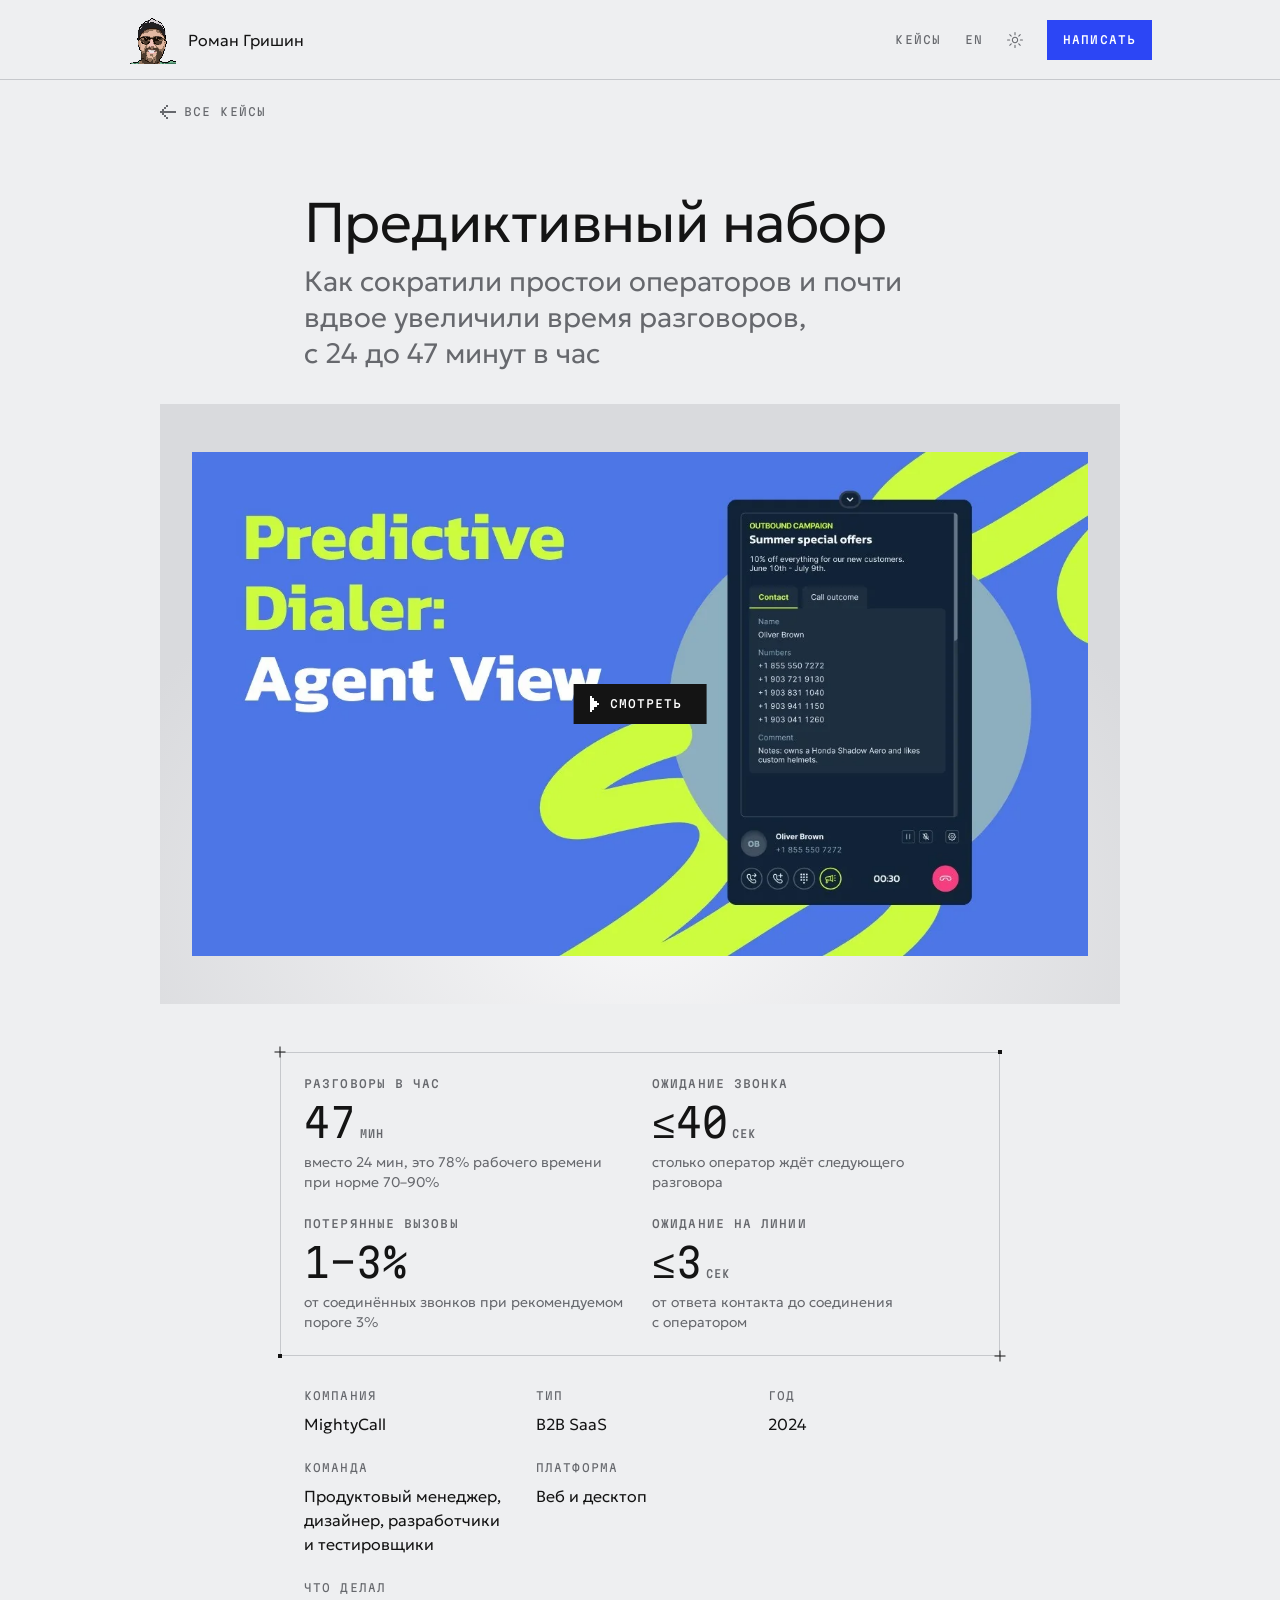
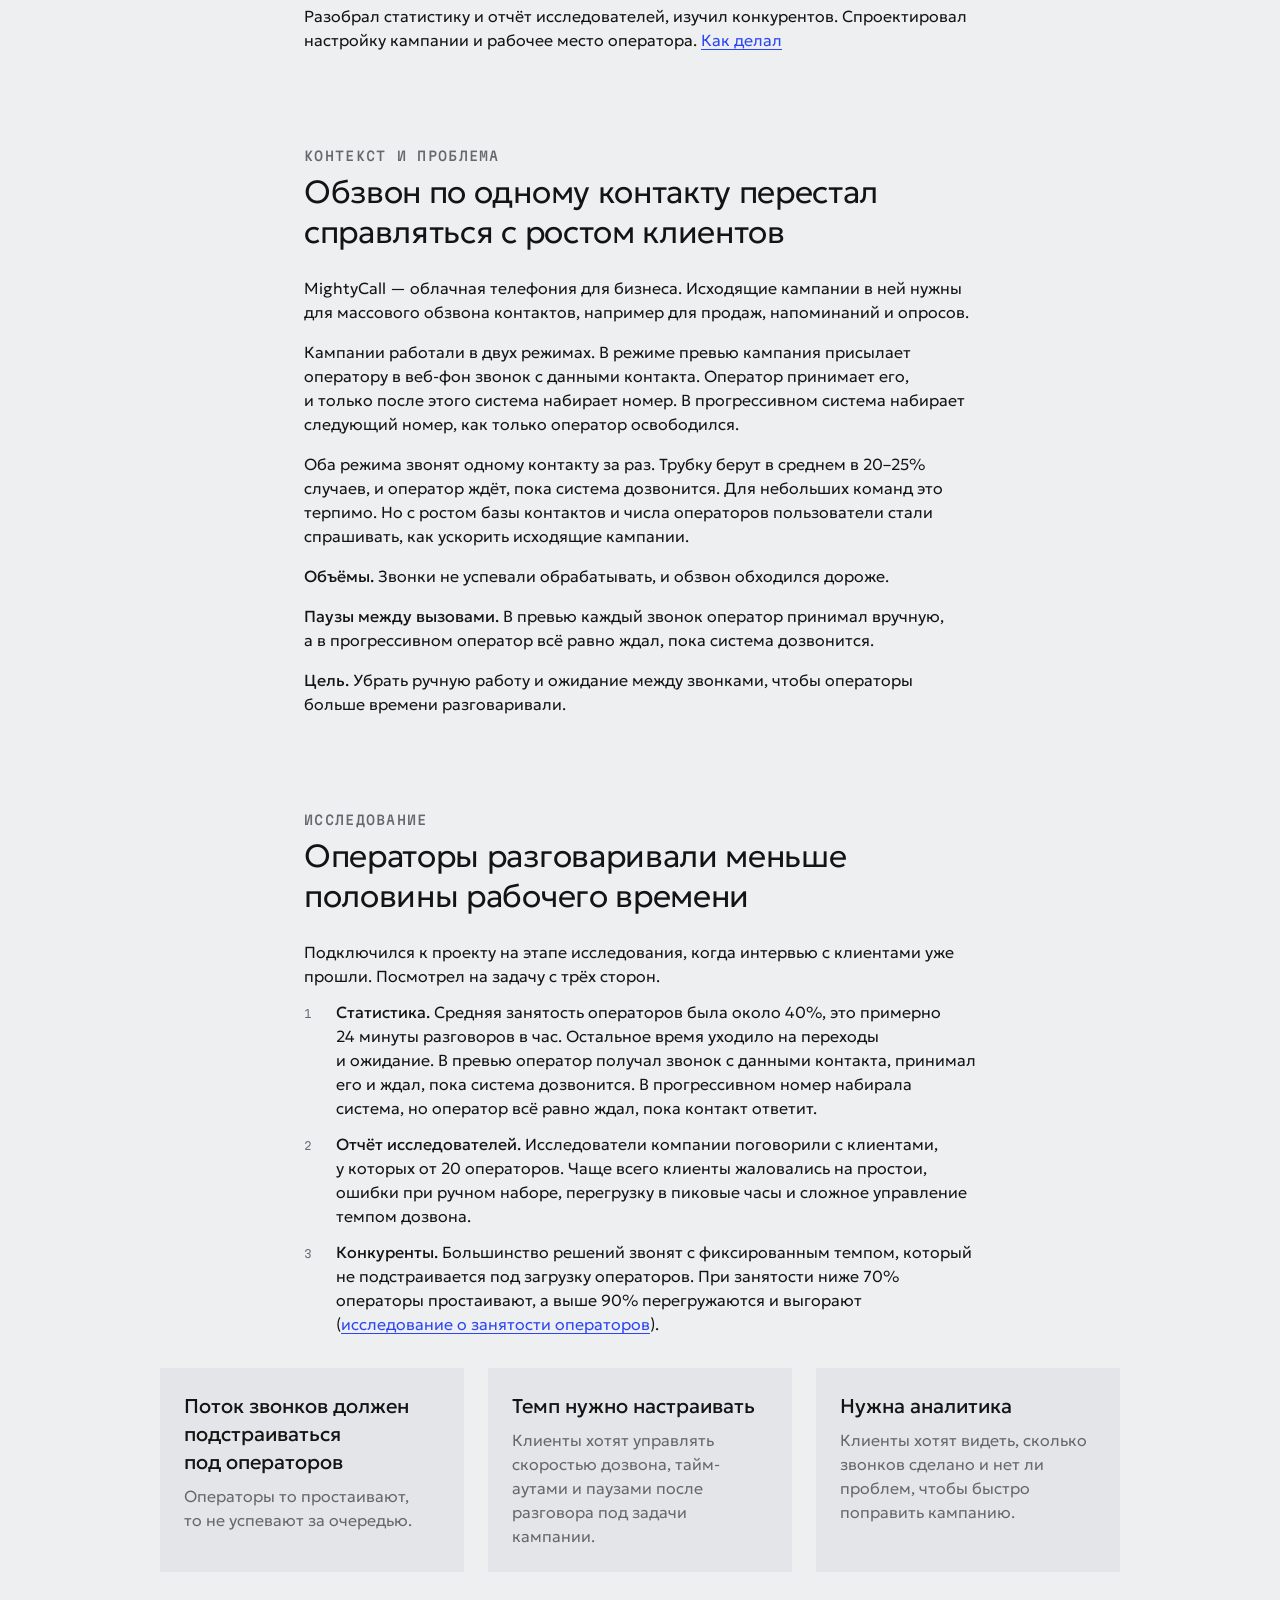
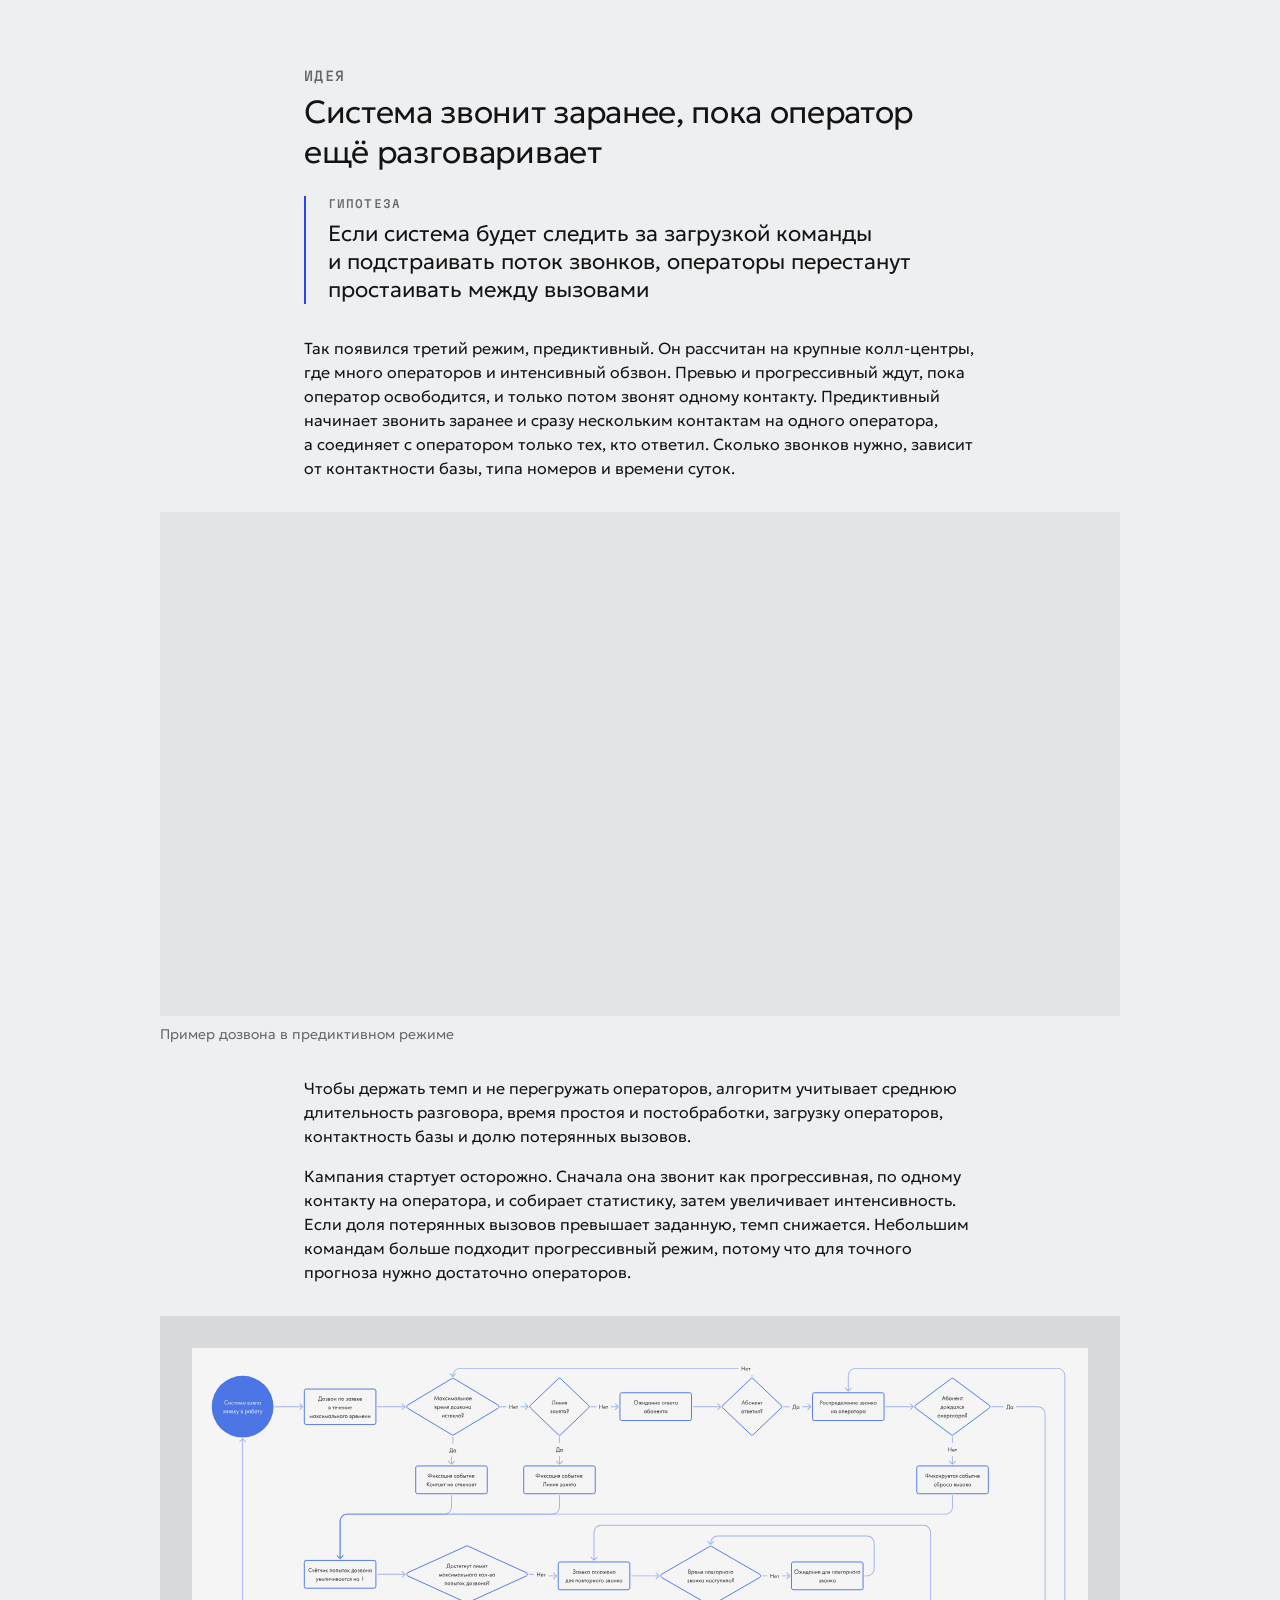
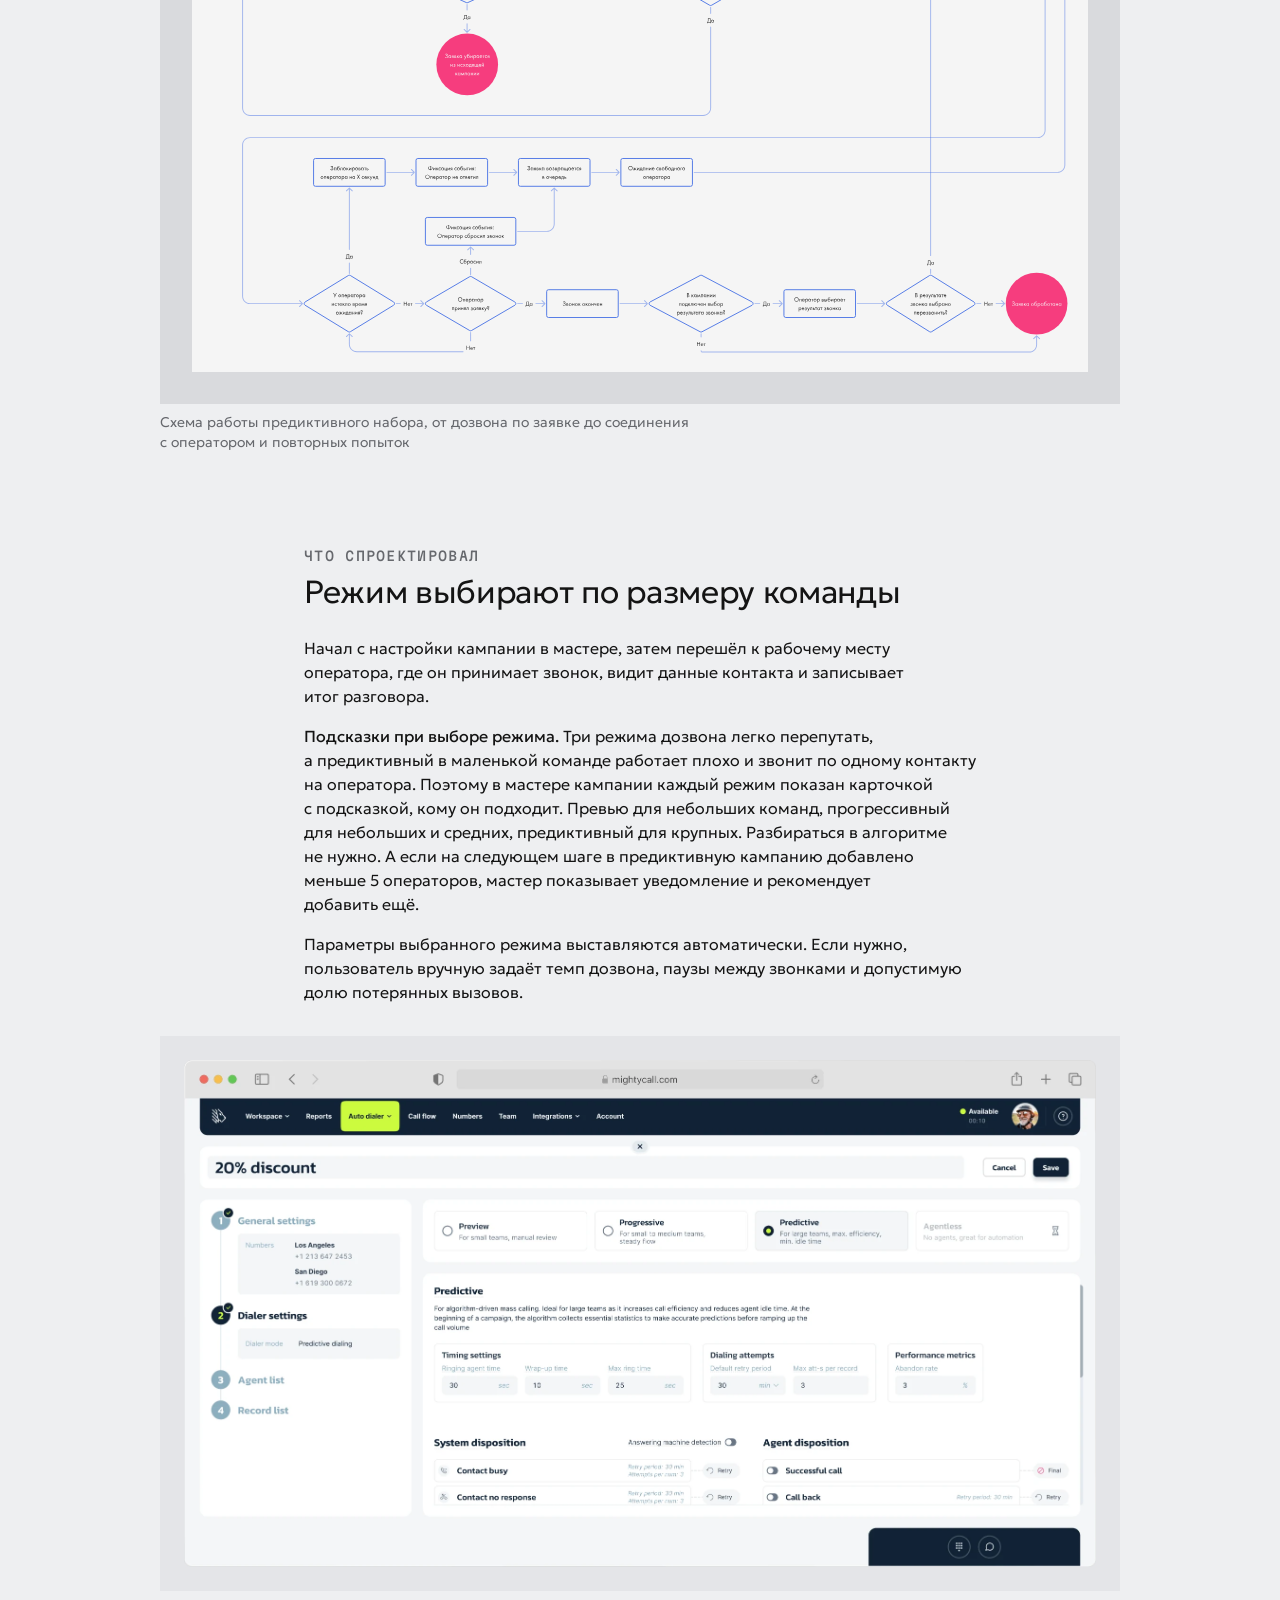
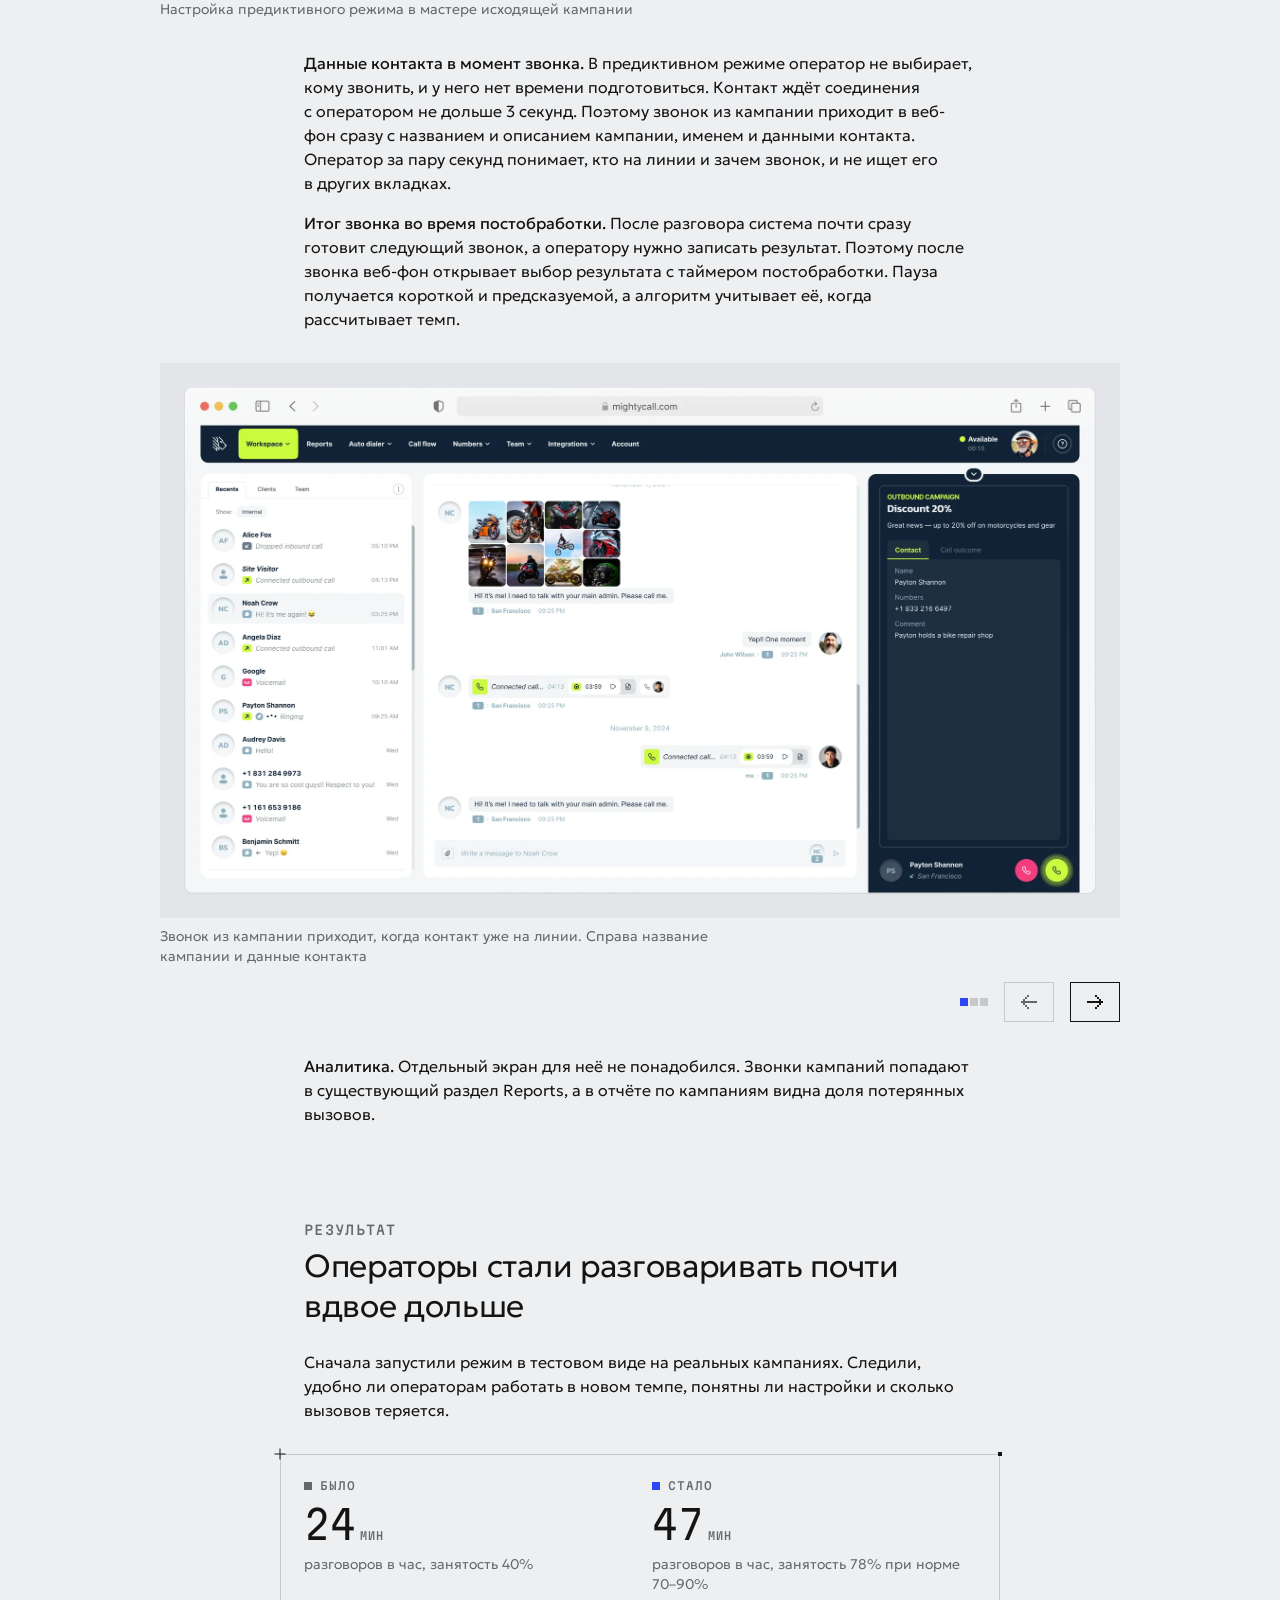
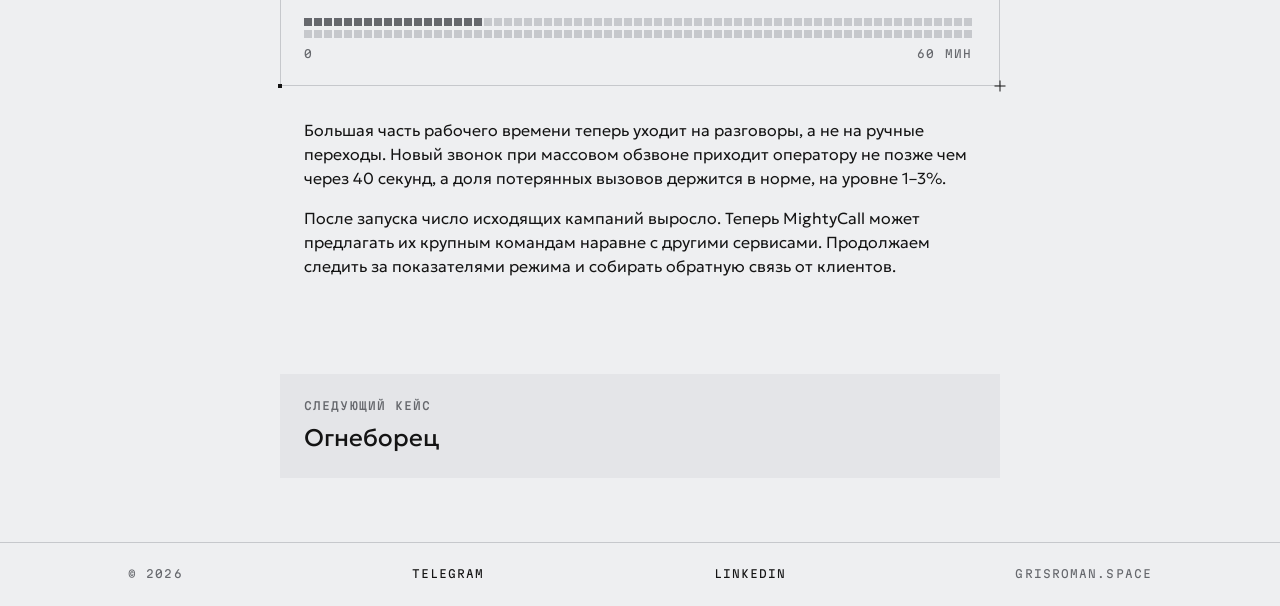
<file: cases/predictive-dialer/index.html>
<!doctype html>
<html lang="ru">
<head>
  <meta charset="utf-8">
  <meta name="viewport" content="width=device-width, initial-scale=1">
  <title>Предиктивный набор&nbsp;— кейс Романа Гришина</title>
  <meta name="description" content="Как предиктивный режим обзвона в MightyCall поднял занятость операторов с 40% до 78%.">
  <link rel="alternate" hreflang="ru" href="https://grisroman.space/cases/predictive-dialer/">
  <link rel="alternate" hreflang="en" href="https://grisroman.space/en/cases/predictive-dialer/">
  <script>
    (function () {
      var root = document.documentElement;
      try { var t = localStorage.getItem('theme'); if (t === 'light' || t === 'dark') root.dataset.theme = t; } catch (e) {}
      root.classList.add('js');
    })();
  </script>
  <link rel="preconnect" href="https://fonts.googleapis.com">
  <link rel="preconnect" href="https://fonts.gstatic.com" crossorigin>
  <link rel="stylesheet" href="https://fonts.googleapis.com/css2?family=Geologica:wght@300;400&family=Martian+Mono:wdth,wght@87.5..100,300..500&display=swap">
  <link rel="stylesheet" href="../../css/tokens.css?v=43">
  <link rel="stylesheet" href="../../css/base.css?v=38">
  <link rel="stylesheet" href="../../css/home.css?v=52">
  <link rel="stylesheet" href="../../css/case.css?v=60">
  <link rel="icon" href="../../img/avatar.png">
  <script src="../../js/main.js?v=52" defer></script>
  <!-- Аналитика GoatCounter: без cookies, баннер не нужен. Локальный просмотр (localhost) не считается -->
  <script data-goatcounter="https://grisroman.goatcounter.com/count" async src="https://gc.zgo.at/count.js"></script>
</head>
<body>

<header class="site-header ln ln-b">
  <div class="shell">
    <div class="canvas header">
      <a class="header__me" href="../../" aria-label="Роман Гришин, на главную">
        <img class="header__avatar" src="../../img/avatar.png" alt="" width="48" height="48">
        <span class="header__name text-l">Роман Гришин</span>
      </a>
      <nav class="header__nav" aria-label="Основная навигация">
        <a class="nav-link label-s" href="../../#cases">Кейсы</a>
        <a class="nav-link label-s" href="../../en/cases/predictive-dialer/" lang="en" hreflang="en">EN</a>
        <button class="nav-link label-s theme-toggle" type="button" aria-label="Переключить тему">
          <!-- Иконки Radix Icons (MIT): солнце в светлой теме, луна в тёмной -->
          <svg class="theme-icon theme-light" viewBox="0 0 15 15" aria-hidden="true"><path d="M7.5 0C7.77614 0 8 0.223858 8 0.5V2.5C8 2.77614 7.77614 3 7.5 3C7.22386 3 7 2.77614 7 2.5V0.5C7 0.223858 7.22386 0 7.5 0ZM2.1967 2.1967C2.39196 2.00144 2.70854 2.00144 2.90381 2.1967L4.31802 3.61091C4.51328 3.80617 4.51328 4.12276 4.31802 4.31802C4.12276 4.51328 3.80617 4.51328 3.61091 4.31802L2.1967 2.90381C2.00144 2.70854 2.00144 2.39196 2.1967 2.1967ZM0.5 7C0.223858 7 0 7.22386 0 7.5C0 7.77614 0.223858 8 0.5 8H2.5C2.77614 8 3 7.77614 3 7.5C3 7.22386 2.77614 7 2.5 7H0.5ZM2.1967 12.8033C2.00144 12.608 2.00144 12.2915 2.1967 12.0962L3.61091 10.682C3.80617 10.4867 4.12276 10.4867 4.31802 10.682C4.51328 10.8772 4.51328 11.1938 4.31802 11.3891L2.90381 12.8033C2.70854 12.9986 2.39196 12.9986 2.1967 12.8033ZM12.5 7C12.2239 7 12 7.22386 12 7.5C12 7.77614 12.2239 8 12.5 8H14.5C14.7761 8 15 7.77614 15 7.5C15 7.22386 14.7761 7 14.5 7H12.5ZM10.682 4.31802C10.4867 4.12276 10.4867 3.80617 10.682 3.61091L12.0962 2.1967C12.2915 2.00144 12.608 2.00144 12.8033 2.1967C12.9986 2.39196 12.9986 2.70854 12.8033 2.90381L11.3891 4.31802C11.1938 4.51328 10.8772 4.51328 10.682 4.31802ZM8 12.5C8 12.2239 7.77614 12 7.5 12C7.22386 12 7 12.2239 7 12.5V14.5C7 14.7761 7.22386 15 7.5 15C7.77614 15 8 14.7761 8 14.5V12.5ZM10.682 10.682C10.8772 10.4867 11.1938 10.4867 11.3891 10.682L12.8033 12.0962C12.9986 12.2915 12.9986 12.608 12.8033 12.8033C12.608 12.9986 12.2915 12.9986 12.0962 12.8033L10.682 11.3891C10.4867 11.1938 10.4867 10.8772 10.682 10.682ZM5.5 7.5C5.5 6.39543 6.39543 5.5 7.5 5.5C8.60457 5.5 9.5 6.39543 9.5 7.5C9.5 8.60457 8.60457 9.5 7.5 9.5C6.39543 9.5 5.5 8.60457 5.5 7.5ZM7.5 4.5C5.84315 4.5 4.5 5.84315 4.5 7.5C4.5 9.15685 5.84315 10.5 7.5 10.5C9.15685 10.5 10.5 9.15685 10.5 7.5C10.5 5.84315 9.15685 4.5 7.5 4.5Z" fill="currentColor" fill-rule="evenodd" clip-rule="evenodd"/></svg>
          <svg class="theme-icon theme-dark" viewBox="0 0 15 15" aria-hidden="true"><path d="M2.89998 0.499976C2.89998 0.279062 2.72089 0.0999756 2.49998 0.0999756C2.27906 0.0999756 2.09998 0.279062 2.09998 0.499976V1.09998H1.49998C1.27906 1.09998 1.09998 1.27906 1.09998 1.49998C1.09998 1.72089 1.27906 1.89998 1.49998 1.89998H2.09998V2.49998C2.09998 2.72089 2.27906 2.89998 2.49998 2.89998C2.72089 2.89998 2.89998 2.72089 2.89998 2.49998V1.89998H3.49998C3.72089 1.89998 3.89998 1.72089 3.89998 1.49998C3.89998 1.27906 3.72089 1.09998 3.49998 1.09998H2.89998V0.499976ZM5.89998 3.49998C5.89998 3.27906 5.72089 3.09998 5.49998 3.09998C5.27906 3.09998 5.09998 3.27906 5.09998 3.49998V4.09998H4.49998C4.27906 4.09998 4.09998 4.27906 4.09998 4.49998C4.09998 4.72089 4.27906 4.89998 4.49998 4.89998H5.09998V5.49998C5.09998 5.72089 5.27906 5.89998 5.49998 5.89998C5.72089 5.89998 5.89998 5.72089 5.89998 5.49998V4.89998H6.49998C6.72089 4.89998 6.89998 4.72089 6.89998 4.49998C6.89998 4.27906 6.72089 4.09998 6.49998 4.09998H5.89998V3.49998ZM1.89998 6.49998C1.89998 6.27906 1.72089 6.09998 1.49998 6.09998C1.27906 6.09998 1.09998 6.27906 1.09998 6.49998V7.09998H0.499976C0.279062 7.09998 0.0999756 7.27906 0.0999756 7.49998C0.0999756 7.72089 0.279062 7.89998 0.499976 7.89998H1.09998V8.49998C1.09998 8.72089 1.27906 8.89997 1.49998 8.89997C1.72089 8.89997 1.89998 8.72089 1.89998 8.49998V7.89998H2.49998C2.72089 7.89998 2.89998 7.72089 2.89998 7.49998C2.89998 7.27906 2.72089 7.09998 2.49998 7.09998H1.89998V6.49998ZM8.54406 0.98184L8.24618 0.941586C8.03275 0.917676 7.90692 1.1655 8.02936 1.34194C8.17013 1.54479 8.29981 1.75592 8.41754 1.97445C8.91878 2.90485 9.20322 3.96932 9.20322 5.10022C9.20322 8.37201 6.82247 11.0878 3.69887 11.6097C3.45736 11.65 3.20988 11.6772 2.96008 11.6906C2.74563 11.702 2.62729 11.9535 2.77721 12.1072C2.84551 12.1773 2.91535 12.2458 2.98667 12.3128L3.05883 12.3795L3.31883 12.6045L3.50684 12.7532L3.62796 12.8433L3.81491 12.9742L3.99079 13.089C4.11175 13.1651 4.23536 13.2375 4.36157 13.3059L4.62496 13.4412L4.88553 13.5607L5.18837 13.6828L5.43169 13.7686C5.56564 13.8128 5.70149 13.8529 5.83857 13.8885C5.94262 13.9155 6.04767 13.9401 6.15405 13.9622C6.27993 13.9883 6.40713 14.0109 6.53544 14.0298L6.85241 14.0685L7.11934 14.0892C7.24637 14.0965 7.37436 14.1002 7.50322 14.1002C11.1483 14.1002 14.1032 11.1453 14.1032 7.50023C14.1032 7.25044 14.0893 7.00389 14.0623 6.76131L14.0255 6.48407C13.991 6.26083 13.9453 6.04129 13.8891 5.82642C13.8213 5.56709 13.7382 5.31398 13.6409 5.06881L13.5279 4.80132L13.4507 4.63542L13.3766 4.48666C13.2178 4.17773 13.0353 3.88295 12.8312 3.60423L12.6782 3.40352L12.4793 3.16432L12.3157 2.98361L12.1961 2.85951L12.0355 2.70246L11.8134 2.50184L11.4925 2.24191L11.2483 2.06498L10.9562 1.87446L10.6346 1.68894L10.3073 1.52378L10.1938 1.47176L9.95488 1.3706L9.67791 1.2669L9.42566 1.1846L9.10075 1.09489L8.83599 1.03486L8.54406 0.98184ZM10.4032 5.30023C10.4032 4.27588 10.2002 3.29829 9.83244 2.40604C11.7623 3.28995 13.1032 5.23862 13.1032 7.50023C13.1032 10.593 10.596 13.1002 7.50322 13.1002C6.63646 13.1002 5.81597 12.9036 5.08355 12.5522C6.5419 12.0941 7.81081 11.2082 8.74322 10.0416C8.87963 10.2284 9.10028 10.3497 9.34928 10.3497C9.76349 10.3497 10.0993 10.0139 10.0993 9.59971C10.0993 9.24256 9.84965 8.94373 9.51535 8.86816C9.57741 8.75165 9.63653 8.63334 9.6926 8.51332C9.88358 8.63163 10.1088 8.69993 10.35 8.69993C11.0403 8.69993 11.6 8.14028 11.6 7.44993C11.6 6.75976 11.0406 6.20024 10.3505 6.19993C10.3853 5.90487 10.4032 5.60464 10.4032 5.30023Z" fill="currentColor" fill-rule="evenodd" clip-rule="evenodd"/></svg>
        </button>
        <a class="btn label-m" data-goatcounter-click="write-header" href="https://t.me/grisroman" target="_blank" rel="noopener">Написать<span class="visually-hidden"> в&nbsp;Telegram (откроется в&nbsp;новой вкладке)</span></a>
      </nav>
    </div>
  </div>
<div class="read-progress" data-read-progress aria-hidden="true" hidden></div>
</header>

<!-- Оглавление кейса: вне холста, закреплено слева на широком экране, видно в зоне разделов -->
<nav class="toc" aria-label="Разделы кейса">
  <ol class="toc__list">
    <li><a class="toc__link label-s" href="#context">Контекст и&nbsp;проблема</a></li>
    <li><a class="toc__link label-s" href="#research">Исследование</a></li>
    <li><a class="toc__link label-s" href="#solution">Идея</a></li>
    <li><a class="toc__link label-s" href="#my-work">Что спроектировал</a></li>
    <li><a class="toc__link label-s" href="#result">Результат</a></li>
  </ol>
</nav>

<div class="shell">
  <main class="canvas longread">

    <div class="case-top grid-pad">
      <a class="back-link label-s" href="../../#cases">
        <svg class="px-arrow px-arrow--back" viewBox="0 0 8 7" shape-rendering="crispEdges" aria-hidden="true"><path d="M0 3h8v1H0zM4 0h1v1H4zM5 1h1v1H5zM6 2h1v1H6zM6 4h1v1H6zM5 5h1v1H5zM4 6h1v1H4z" fill="currentColor"/></svg>
        Все кейсы
      </a>
    </div>

    <!-- Hero: заголовок → обложка → результаты → о проекте -->
    <section class="case-hero grid" data-reveal>
      <div class="case-hero__text">
        <h1 class="h1">Предиктивный набор</h1>
        <p class="subtitle-1 muted">Как&nbsp;сократили простои операторов и&nbsp;почти вдвое увеличили время разговоров, с&nbsp;24&nbsp;до&nbsp;47&nbsp;минут в&nbsp;час</p>
      </div>
    </section>

    <div class="case-cover">
      <div class="video" data-video="yGk4wkB7bvM" data-title="Предиктивный набор: рабочее место оператора">
        <img class="video__poster" src="img/video-poster.webp" alt="" width="1280" height="720">
        <button class="video__play btn label-m" type="button">
          <svg class="px-play" viewBox="0 0 5 7" shape-rendering="crispEdges" aria-hidden="true"><path d="M0 0h1v7H0zM1 1h1v5H1zM2 2h1v3H2zM3 3h1v1H3z" fill="currentColor"/></svg>
          Смотреть<span class="visually-hidden"> видео, предиктивный набор глазами оператора, YouTube</span>
        </button>
      </div>
    </div>

    <!-- Результаты — сразу под обложкой, в пунктирной рамке -->
    <section class="case-results grid" aria-label="Результаты" data-reveal>
      <div class="result-box ln ln-t ln-b ln-l ln-r">
        <i class="mark mark--cross at-tl" aria-hidden="true"></i>
        <i class="mark mark--dot at-tr" aria-hidden="true"></i>
        <i class="mark mark--dot at-bl" aria-hidden="true"></i>
        <i class="mark mark--cross at-br" aria-hidden="true"></i>
        <div class="factoid">
          <p class="label-m muted">Разговоры в&nbsp;час</p>
          <p class="h2 value">47<span class="value__unit label-m muted">мин</span></p>
          <p class="text-s muted">вместо 24&nbsp;мин, это 78% рабочего времени при&nbsp;норме&nbsp;70&#8288;–&#8288;90%</p>
        </div>
        <div class="factoid">
          <p class="label-m muted">Ожидание звонка</p>
          <p class="h2 value">≤40<span class="value__unit label-m muted">сек</span></p>
          <p class="text-s muted">столько оператор ждёт следующего разговора</p>
        </div>
        <div class="factoid">
          <p class="label-m muted">Потерянные вызовы</p>
          <p class="h2 value">1–3%</p>
          <p class="text-s muted">от&nbsp;соединённых звонков при&nbsp;рекомендуемом пороге 3%</p>
        </div>
        <div class="factoid">
          <p class="label-m muted">Ожидание на&nbsp;линии</p>
          <p class="h2 value">≤3<span class="value__unit label-m muted">сек</span></p>
          <p class="text-s muted">от&nbsp;ответа контакта до&nbsp;соединения с&nbsp;оператором</p>
        </div>
      </div>
    </section>

    <section class="case-meta grid" aria-label="О проекте" data-reveal>
      <dl class="project">
        <div class="meta-pair"><dt class="label-s muted">Компания</dt><dd class="text-l">MightyCall</dd></div>
        <div class="meta-pair"><dt class="label-s muted">Тип</dt><dd class="text-l">B2B SaaS</dd></div>
        <div class="meta-pair"><dt class="label-s muted">Год</dt><dd class="text-l">2024</dd></div>
        <div class="meta-pair"><dt class="label-s muted">Команда</dt><dd class="text-l">Продуктовый менеджер, дизайнер, разработчики и&nbsp;тестировщики</dd></div>
        <div class="meta-pair"><dt class="label-s muted">Платформа</dt><dd class="text-l">Веб и&nbsp;десктоп</dd></div>
        <div class="meta-pair meta-pair--wide">
          <dt class="label-s muted">Что делал</dt>
          <dd class="text-l">Разобрал статистику и&nbsp;отчёт исследователей, изучил конкурентов. Спроектировал настройку кампании и&nbsp;рабочее место оператора. <a class="link" href="#my-work">Как&nbsp;делал</a></dd>
        </div>
      </dl>
    </section>

    <!-- 1. Контекст и проблема -->
    <section class="section grid" id="context" data-reveal>
      <div class="section__aside"><p class="section__label label-l">Контекст и&nbsp;проблема</p></div>
      <div class="section__body">
        <h2 class="h3">Обзвон по&nbsp;одному контакту перестал справляться с&nbsp;ростом клиентов</h2>
        <p class="text-l">MightyCall&nbsp;— облачная телефония для&nbsp;бизнеса. Исходящие кампании в&nbsp;ней нужны для&nbsp;массового обзвона контактов, например для&nbsp;продаж, напоминаний и&nbsp;опросов.</p>
        <p class="text-l">Кампании работали в&nbsp;двух режимах. В&nbsp;режиме превью кампания присылает оператору в&nbsp;веб-фон звонок с&nbsp;данными контакта. Оператор принимает его, и&nbsp;только после этого система набирает номер. В&nbsp;прогрессивном система набирает следующий номер, как&nbsp;только оператор освободился.</p>
        <p class="text-l">Оба режима звонят одному контакту за&nbsp;раз. Трубку берут в&nbsp;среднем в&nbsp;20–25% случаев, и&nbsp;оператор ждёт, пока система дозвонится. Для&nbsp;небольших команд это терпимо. Но&nbsp;с&nbsp;ростом базы контактов и&nbsp;числа операторов пользователи стали спрашивать, как&nbsp;ускорить исходящие кампании.</p>
        <p class="text-l"><strong>Объёмы.</strong> Звонки не&nbsp;успевали обрабатывать, и&nbsp;обзвон обходился дороже.</p>
        <p class="text-l"><strong>Паузы между вызовами.</strong> В&nbsp;превью каждый звонок оператор принимал вручную, а&nbsp;в&nbsp;прогрессивном оператор всё равно ждал, пока&nbsp;система дозвонится.</p>
        <p class="text-l"><strong>Цель.</strong> Убрать ручную работу и&nbsp;ожидание между звонками, чтобы&nbsp;операторы больше времени разговаривали.</p>
      </div>
    </section>

    <!-- 2. Исследование -->
    <section class="section grid" id="research" data-reveal>
      <div class="section__aside"><p class="section__label label-l">Исследование</p></div>
      <div class="section__body">
        <h2 class="h3">Операторы разговаривали меньше половины рабочего времени</h2>
        <p class="text-l list-intro">Подключился к&nbsp;проекту на&nbsp;этапе исследования, когда интервью с&nbsp;клиентами уже прошли. Посмотрел на&nbsp;задачу с&nbsp;трёх сторон.</p>
        <ol class="list list--num">
          <li class="text-l"><span><strong>Статистика.</strong> Средняя занятость операторов была около 40%, это примерно 24&nbsp;минуты разговоров в&nbsp;час. Остальное время уходило на&nbsp;переходы и&nbsp;ожидание. В&nbsp;превью оператор получал звонок с&nbsp;данными контакта, принимал его и&nbsp;ждал, пока система дозвонится. В&nbsp;прогрессивном номер набирала система, но&nbsp;оператор всё равно ждал, пока контакт ответит.</span></li>
          <li class="text-l"><span><strong>Отчёт исследователей.</strong> Исследователи компании поговорили с&nbsp;клиентами, у&nbsp;которых от&nbsp;20&nbsp;операторов. Чаще всего клиенты жаловались на&nbsp;простои, ошибки при&nbsp;ручном наборе, перегрузку в&nbsp;пиковые часы и&nbsp;сложное управление темпом дозвона.</span></li>
          <li class="text-l"><span><strong>Конкуренты.</strong> Большинство решений звонят с&nbsp;фиксированным темпом, который не&nbsp;подстраивается под&nbsp;загрузку операторов. При&nbsp;занятости ниже 70% операторы простаивают, а&nbsp;выше 90% перегружаются и&nbsp;выгорают (<a class="link" href="https://techsee.com/blog/call-center-occupancy/" target="_blank" rel="noopener">исследование о&nbsp;занятости операторов</a>).</span></li>
        </ol>
      </div>
      <div class="section__wide">
        <ul class="cards">
          <li class="card">
            <h3 class="h5">Поток звонков должен подстраиваться под&nbsp;операторов</h3>
            <p class="text-l muted">Операторы то&nbsp;простаивают, то&nbsp;не&nbsp;успевают за&nbsp;очередью.</p>
          </li>
          <li class="card">
            <h3 class="h5">Темп нужно настраивать</h3>
            <p class="text-l muted">Клиенты хотят управлять скоростью дозвона, тайм-аутами и&nbsp;паузами после разговора под&nbsp;задачи кампании.</p>
          </li>
          <li class="card">
            <h3 class="h5">Нужна аналитика</h3>
            <p class="text-l muted">Клиенты хотят видеть, сколько звонков сделано и&nbsp;нет ли проблем, чтобы быстро поправить кампанию.</p>
          </li>
        </ul>
      </div>
    </section>

    <!-- 3. Идея -->
    <section class="section grid" id="solution" data-reveal>
      <div class="section__aside"><p class="section__label label-l">Идея</p></div>
      <div class="section__body">
        <h2 class="h3">Система звонит заранее, пока оператор ещё&nbsp;разговаривает</h2>
        <div class="callout">
          <p class="label-m muted">Гипотеза</p>
          <p class="subtitle-2">Если система будет следить за&nbsp;загрузкой команды и&nbsp;подстраивать поток звонков, операторы перестанут простаивать между вызовами</p>
        </div>
        <p class="text-l">Так появился третий режим, предиктивный. Он рассчитан на&nbsp;крупные колл-центры, где много операторов и&nbsp;интенсивный обзвон. Превью и&nbsp;прогрессивный ждут, пока оператор освободится, и&nbsp;только потом звонят одному контакту. Предиктивный начинает звонить заранее и&nbsp;сразу нескольким контактам на&nbsp;одного оператора, а&nbsp;соединяет с&nbsp;оператором только тех, кто ответил. Сколько звонков нужно, зависит от&nbsp;контактности базы, типа номеров и&nbsp;времени суток.</p>
      </div>
      <!-- Зацикленное видео без интерфейса: схема-пример дозвона в предиктивном режиме -->
      <figure class="section__wide figure">
        <div class="figure__stage">
          <video class="figure__video theme-light" src="video/dialer-pattern.mp4" width="1440" height="756" autoplay muted loop playsinline disablepictureinpicture disableremoteplayback preload="auto" aria-label="Анимация, в&nbsp;которой система звонит нескольким контактам и&nbsp;соединяет ответившего со&nbsp;свободным оператором"></video>
          <video class="figure__video theme-dark" src="video/dialer-pattern-dark.mp4" width="1440" height="758" autoplay muted loop playsinline disablepictureinpicture disableremoteplayback preload="auto" aria-label="Анимация, в&nbsp;которой система звонит нескольким контактам и&nbsp;соединяет ответившего со&nbsp;свободным оператором"></video>
        </div>
        <figcaption class="text-s">Пример дозвона в&nbsp;предиктивном режиме</figcaption>
      </figure>
      <div class="section__body">
        <p class="text-l">Чтобы держать темп и&nbsp;не&nbsp;перегружать операторов, алгоритм учитывает среднюю длительность разговора, время простоя и&nbsp;постобработки, загрузку операторов, контактность базы и&nbsp;долю потерянных вызовов.</p>
        <p class="text-l">Кампания стартует осторожно. Сначала она звонит как&nbsp;прогрессивная, по&nbsp;одному контакту на&nbsp;оператора, и&nbsp;собирает статистику, затем увеличивает интенсивность. Если доля потерянных вызовов превышает заданную, темп снижается. Небольшим командам больше подходит прогрессивный режим, потому что&nbsp;для&nbsp;точного прогноза нужно достаточно операторов.</p>
      </div>
      <figure class="section__wide figure figure--diagram">
        <button class="figure__stage figure__zoom" type="button" data-zoom aria-label="Открыть схему на весь экран">
          <img class="theme-light" src="img/scheme.svg" alt="Схема, в&nbsp;которой система дозванивается по&nbsp;заявке, фиксирует события «контакт не&nbsp;отвечает» и&nbsp;«линия занята», откладывает заявку для повторного звонка и&nbsp;соединяет ответивший контакт со&nbsp;свободным оператором" width="2904" height="2021" loading="lazy" decoding="async">
          <img class="theme-dark" src="img/scheme-dark.svg" alt="Схема, в&nbsp;которой система дозванивается по&nbsp;заявке, фиксирует события «контакт не&nbsp;отвечает» и&nbsp;«линия занята», откладывает заявку для повторного звонка и&nbsp;соединяет ответивший контакт со&nbsp;свободным оператором" width="2904" height="2021" loading="lazy" decoding="async">
        </button>
        <figcaption class="text-s">Схема работы предиктивного набора, от&nbsp;дозвона по&nbsp;заявке до&nbsp;соединения с&nbsp;оператором и&nbsp;повторных попыток</figcaption>
      </figure>
    </section>

    <!-- 4. Что спроектировал -->
    <section class="section grid" id="my-work" data-reveal>
      <div class="section__aside"><p class="section__label label-l">Что спроектировал</p></div>
      <div class="section__body">
        <h2 class="h3">Режим выбирают по&nbsp;размеру&nbsp;команды</h2>
        <p class="text-l">Начал с&nbsp;настройки кампании в&nbsp;мастере, затем перешёл к&nbsp;рабочему месту оператора, где он принимает звонок, видит данные контакта и&nbsp;записывает итог&nbsp;разговора.</p>
        <p class="text-l"><strong>Подсказки при&nbsp;выборе режима.</strong> Три режима дозвона легко перепутать, а&nbsp;предиктивный в&nbsp;маленькой команде работает плохо и&nbsp;звонит по&nbsp;одному контакту на&nbsp;оператора. Поэтому в&nbsp;мастере кампании каждый режим показан карточкой с&nbsp;подсказкой, кому он подходит. Превью для&nbsp;небольших команд, прогрессивный для&nbsp;небольших и&nbsp;средних, предиктивный для&nbsp;крупных. Разбираться в&nbsp;алгоритме не&nbsp;нужно. А&nbsp;если на&nbsp;следующем шаге в&nbsp;предиктивную кампанию добавлено меньше 5&nbsp;операторов, мастер показывает уведомление и&nbsp;рекомендует добавить&nbsp;ещё.</p>
        <p class="text-l">Параметры выбранного режима выставляются автоматически. Если нужно, пользователь вручную задаёт темп дозвона, паузы между звонками и&nbsp;допустимую долю потерянных вызовов.</p>
      </div>
      <figure class="section__wide figure">
        <button class="figure__stage figure__zoom" type="button" data-zoom="fit" aria-label="Открыть картинку на весь экран">
          <img class="theme-light" src="img/wizard.webp" alt="Шаг «Настройки дозвона» в&nbsp;мастере кампании, где выбран предиктивный режим, ниже параметры темпа, попыток и&nbsp;результатов звонков" width="1923" height="1070" loading="lazy" decoding="async">
          <img class="theme-dark" src="img/wizard-dark.webp" alt="Шаг «Настройки дозвона» в&nbsp;мастере кампании, где выбран предиктивный режим, ниже параметры темпа, попыток и&nbsp;результатов звонков" width="1922" height="1069" loading="lazy" decoding="async">
        </button>
        <figcaption class="text-s">Настройка предиктивного режима в&nbsp;мастере исходящей кампании</figcaption>
      </figure>
      <div class="section__body">
        <p class="text-l"><strong>Данные контакта в&nbsp;момент звонка.</strong> В&nbsp;предиктивном режиме оператор не&nbsp;выбирает, кому звонить, и&nbsp;у&nbsp;него нет времени подготовиться. Контакт ждёт соединения с&nbsp;оператором не&nbsp;дольше 3&nbsp;секунд. Поэтому звонок из&nbsp;кампании приходит в&nbsp;веб-фон сразу с&nbsp;названием и&nbsp;описанием кампании, именем и&nbsp;данными контакта. Оператор за&nbsp;пару секунд понимает, кто на&nbsp;линии и&nbsp;зачем звонок, и&nbsp;не&nbsp;ищет его в&nbsp;других вкладках.</p>
        <p class="text-l"><strong>Итог звонка во&nbsp;время постобработки.</strong> После разговора система почти сразу готовит следующий звонок, а&nbsp;оператору нужно записать результат. Поэтому после звонка веб-фон открывает выбор результата с&nbsp;таймером постобработки. Пауза получается короткой и&nbsp;предсказуемой, а&nbsp;алгоритм учитывает её, когда рассчитывает темп.</p>
      </div>
      <div class="section__wide gallery" data-gallery>
        <div class="gallery__track" tabindex="0" role="region" aria-label="Экраны оператора, 3 картинки">
          <figure class="figure gallery__slide">
            <button class="figure__stage figure__zoom" type="button" data-zoom="fit" aria-label="Открыть картинку на весь экран">
              <img class="theme-light" src="img/ringing.webp?v=3" alt="Рабочее место оператора с&nbsp;входящим звонком из&nbsp;кампании, справа название кампании, данные контакта и&nbsp;кнопка ответа" width="1926" height="1071" loading="lazy" decoding="async">
              <img class="theme-dark" src="img/ringing-dark.webp?v=3" alt="Рабочее место оператора с&nbsp;входящим звонком из&nbsp;кампании, справа название кампании, данные контакта и&nbsp;кнопка ответа" width="1926" height="1071" loading="lazy" decoding="async">
            </button>
            <figcaption class="text-s">Звонок из&nbsp;кампании приходит, когда контакт уже на&nbsp;линии. Справа название кампании и&nbsp;данные&nbsp;контакта</figcaption>
          </figure>
          <figure class="figure gallery__slide">
            <button class="figure__stage figure__zoom" type="button" data-zoom="fit" aria-label="Открыть картинку на весь экран">
              <img class="theme-light" src="img/on-call.webp?v=4" alt="Рабочее место оператора во&nbsp;время разговора с&nbsp;контактом из&nbsp;кампании, справа данные контакта и&nbsp;вкладка результата звонка" width="1926" height="1071" loading="lazy" decoding="async">
              <img class="theme-dark" src="img/on-call-dark.webp?v=4" alt="Рабочее место оператора во&nbsp;время разговора с&nbsp;контактом из&nbsp;кампании, справа данные контакта и&nbsp;вкладка результата звонка" width="1926" height="1071" loading="lazy" decoding="async">
            </button>
            <figcaption class="text-s">Во&nbsp;время разговора данные контакта остаются на&nbsp;экране, рядом вкладка с&nbsp;результатом&nbsp;звонка</figcaption>
          </figure>
          <figure class="figure gallery__slide">
            <button class="figure__stage figure__zoom" type="button" data-zoom="fit" aria-label="Открыть картинку на весь экран">
              <img class="theme-light" src="img/wrap-up.webp?v=3" alt="Рабочее место оператора после звонка с&nbsp;выбором результата звонка и&nbsp;таймер постобработки" width="1926" height="1071" loading="lazy" decoding="async">
              <img class="theme-dark" src="img/wrap-up-dark.webp?v=3" alt="Рабочее место оператора после звонка с&nbsp;выбором результата звонка и&nbsp;таймер постобработки" width="1926" height="1071" loading="lazy" decoding="async">
            </button>
            <figcaption class="text-s">После звонка оператор выбирает результат, пока идёт время&nbsp;постобработки</figcaption>
          </figure>
        </div>
        <div class="gallery__nav" hidden>
          <p class="gallery__count" aria-live="polite"></p>
          <button class="gallery__btn btn-outline" type="button" data-gallery-prev aria-label="Предыдущий экран"><svg class="px-arrow px-arrow--back" viewBox="0 0 8 7" shape-rendering="crispEdges" aria-hidden="true"><path d="M0 3h8v1H0zM4 0h1v1H4zM5 1h1v1H5zM6 2h1v1H6zM6 4h1v1H6zM5 5h1v1H5zM4 6h1v1H4z" fill="currentColor"/></svg></button>
          <button class="gallery__btn btn-outline" type="button" data-gallery-next aria-label="Следующий экран"><svg class="px-arrow" viewBox="0 0 8 7" shape-rendering="crispEdges" aria-hidden="true"><path d="M0 3h8v1H0zM4 0h1v1H4zM5 1h1v1H5zM6 2h1v1H6zM6 4h1v1H6zM5 5h1v1H5zM4 6h1v1H4z" fill="currentColor"/></svg></button>
        </div>
      </div>
      <div class="section__body">
        <p class="text-l"><strong>Аналитика.</strong> Отдельный экран для&nbsp;неё не&nbsp;понадобился. Звонки кампаний попадают в&nbsp;существующий раздел Reports, а&nbsp;в&nbsp;отчёте по&nbsp;кампаниям видна доля потерянных вызовов.</p>
      </div>
    </section>

    <!-- 5. Результат -->
    <section class="section grid" id="result" data-reveal>
      <div class="section__aside"><p class="section__label label-l">Результат</p></div>
      <div class="section__body">
        <h2 class="h3">Операторы стали разговаривать почти вдвое дольше</h2>
        <p class="text-l">Сначала запустили режим в&nbsp;тестовом виде на&nbsp;реальных кампаниях. Следили, удобно ли операторам работать в&nbsp;новом темпе, понятны ли настройки и&nbsp;сколько вызовов теряется.</p>
        <div class="numbers result-box ln ln-t ln-b ln-l ln-r" role="group" aria-label="Занятость операторов">
          <i class="mark mark--cross at-tl" aria-hidden="true"></i>
          <i class="mark mark--dot at-tr" aria-hidden="true"></i>
          <i class="mark mark--dot at-bl" aria-hidden="true"></i>
          <i class="mark mark--cross at-br" aria-hidden="true"></i>
          <div class="factoid">
            <p class="label-m muted legend legend--before">Было</p>
            <p class="h2 value">24<span class="value__unit label-m muted">мин</span></p>
            <p class="text-s muted">разговоров в&nbsp;час, занятость 40%</p>
          </div>
          <div class="factoid">
            <p class="label-m muted legend legend--after">Стало</p>
            <p class="h2 value">47<span class="value__unit label-m muted">мин</span></p>
            <p class="text-s muted">разговоров в&nbsp;час, занятость 78% при&nbsp;норме 70&#8288;–&#8288;90%</p>
          </div>
          <div class="scale-row">
            <div class="scale" data-scale data-before="24" data-after="47" data-max="60"></div>
            <div class="scale-ends"><span class="label-s muted">0</span><span class="label-s muted">60&nbsp;мин</span></div>
          </div>
        </div>
        <p class="text-l">Большая часть рабочего времени теперь уходит на&nbsp;разговоры, а&nbsp;не&nbsp;на&nbsp;ручные переходы. Новый звонок при&nbsp;массовом обзвоне приходит оператору не&nbsp;позже чем через 40&nbsp;секунд, а&nbsp;доля потерянных вызовов держится в&nbsp;норме, на&nbsp;уровне 1&#8288;–&#8288;3%.</p>
        <p class="text-l">После запуска число исходящих кампаний выросло. Теперь MightyCall может предлагать их крупным командам наравне с&nbsp;другими сервисами. Продолжаем следить за&nbsp;показателями режима и&nbsp;собирать обратную связь от&nbsp;клиентов.</p>
      </div>
    </section>

    <!-- Следующий кейс -->
    <nav class="next grid" aria-label="Следующий кейс">
      <a class="next-case" href="../firefighter/">
        <span class="next-case__text">
          <span class="label-m muted">Следующий кейс</span>
          <span class="h4">Огнеборец</span>
        </span>
        <svg class="px-arrow" viewBox="0 0 8 7" shape-rendering="crispEdges" aria-hidden="true"><path d="M0 3h8v1H0zM4 0h1v1H4zM5 1h1v1H5zM6 2h1v1H6zM6 4h1v1H6zM5 5h1v1H5zM4 6h1v1H4z" fill="currentColor"/></svg>
      </a>
    </nav>

  </main>
</div>

<footer class="site-footer ln ln-t">
  <div class="shell">
    <div class="canvas footer">
      <p class="footer__cell label-s muted">©&nbsp;2026</p>
      <a class="footer__cell footer__link label-s" data-goatcounter-click="write-footer-telegram" href="https://t.me/grisroman" target="_blank" rel="noopener">Telegram</a>
      <a class="footer__cell footer__link label-s" data-goatcounter-click="footer-linkedin" href="https://www.linkedin.com/in/roman-grishin/" target="_blank" rel="noopener">LinkedIn</a>
      <p class="footer__cell label-s muted">grisroman.space</p>
    </div>
  </div>
</footer>

</body>
</html>
</file>
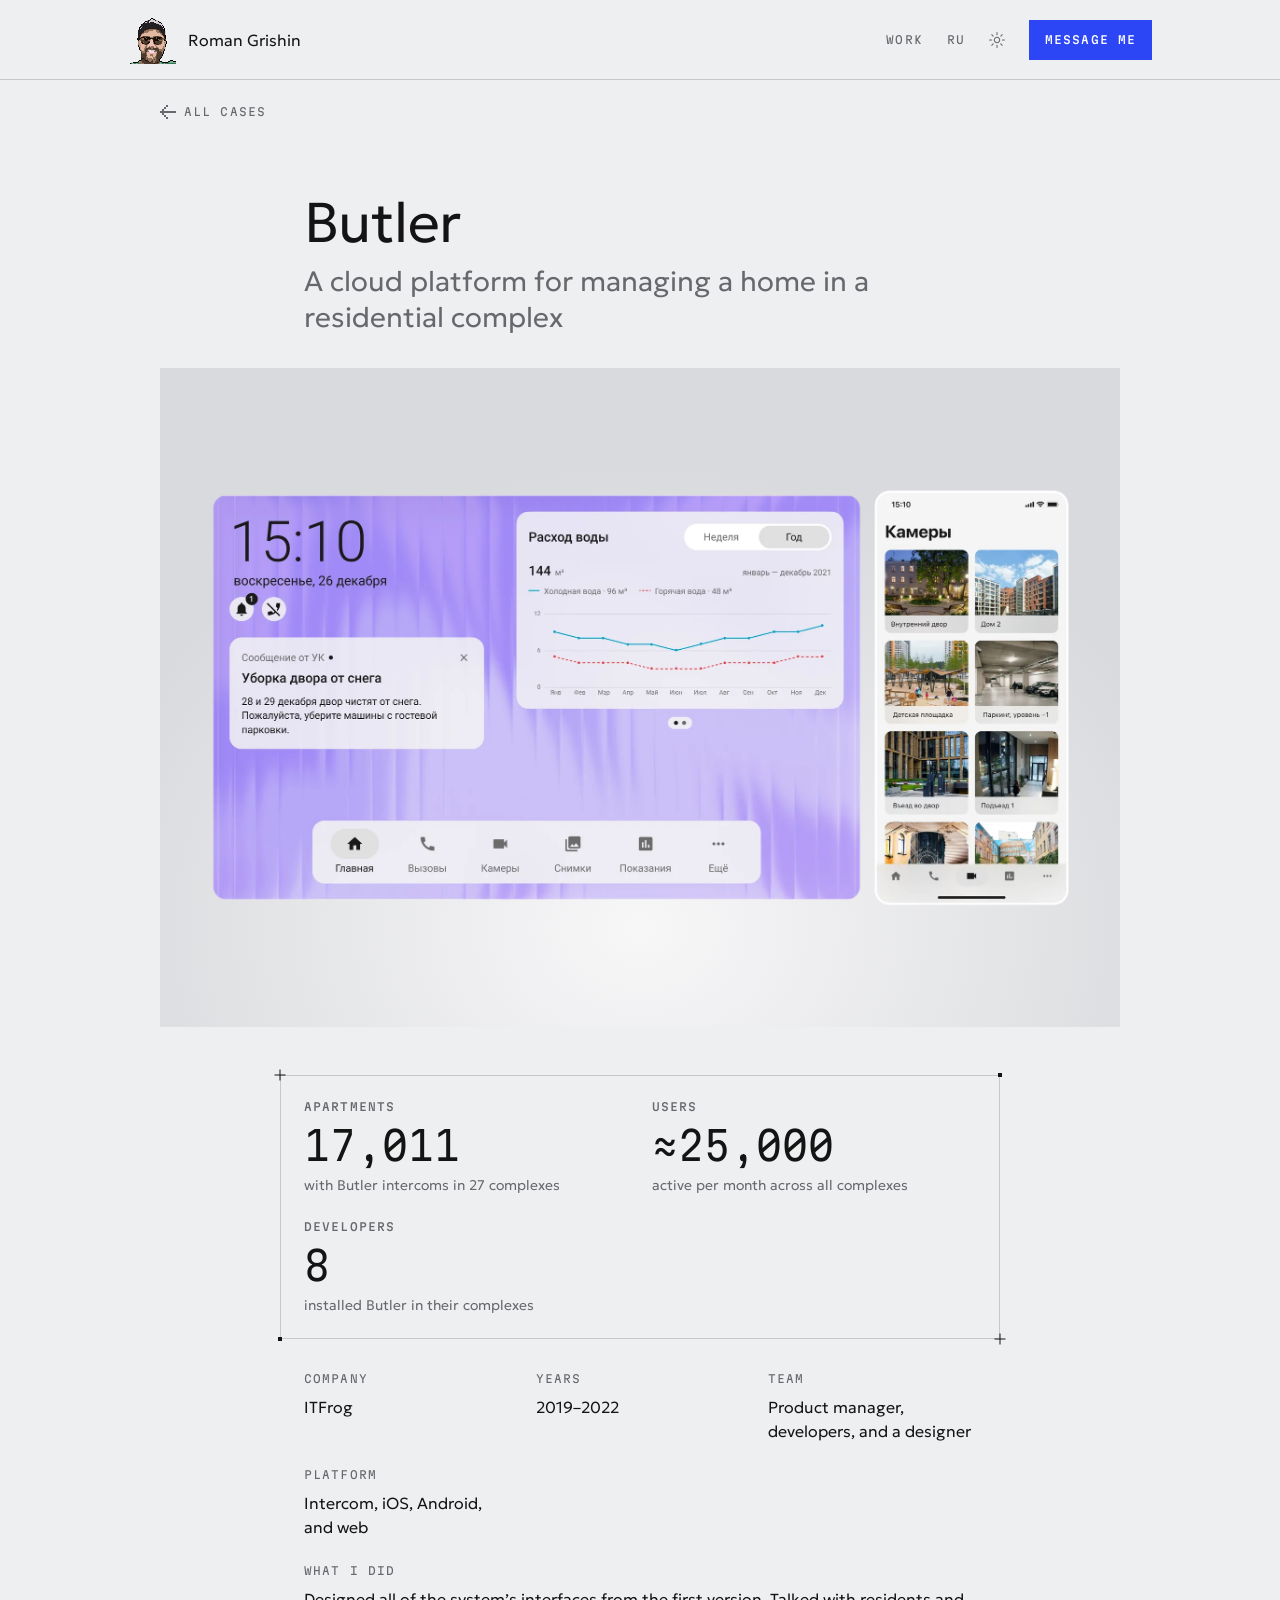
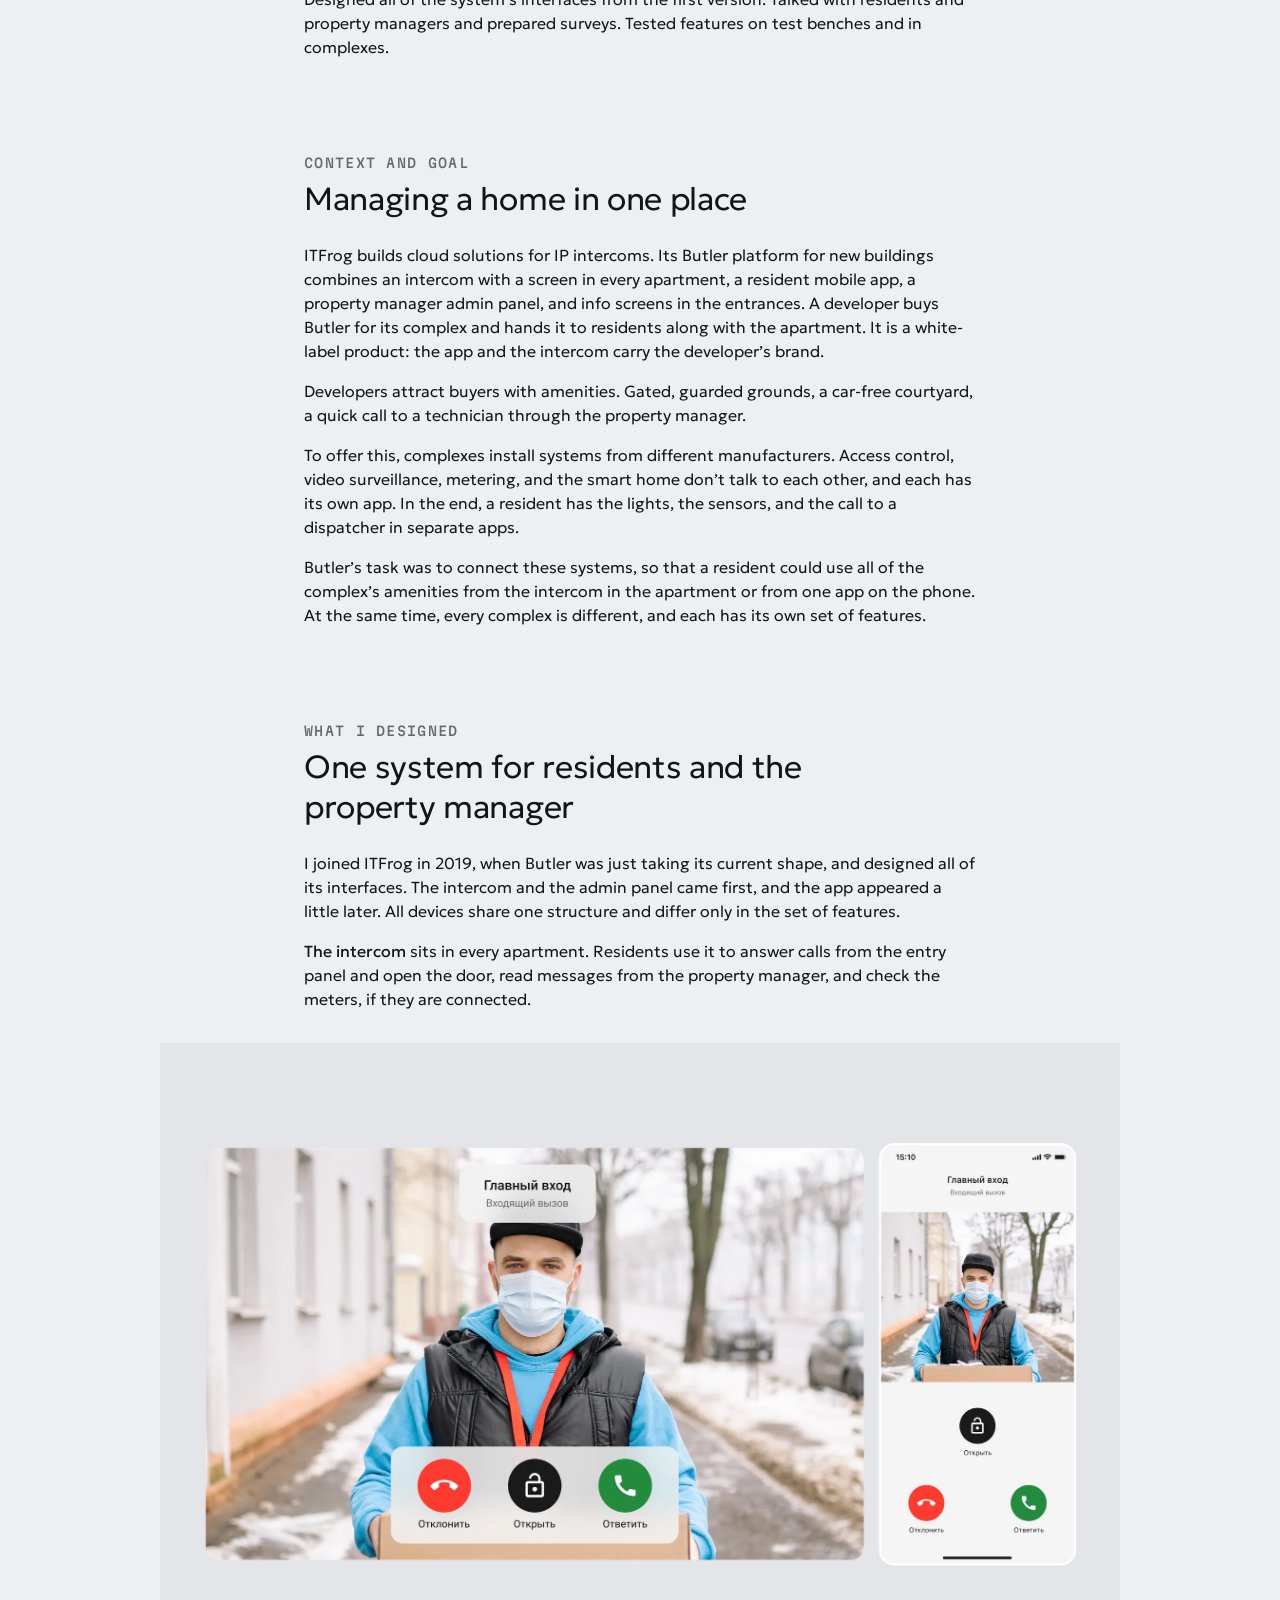
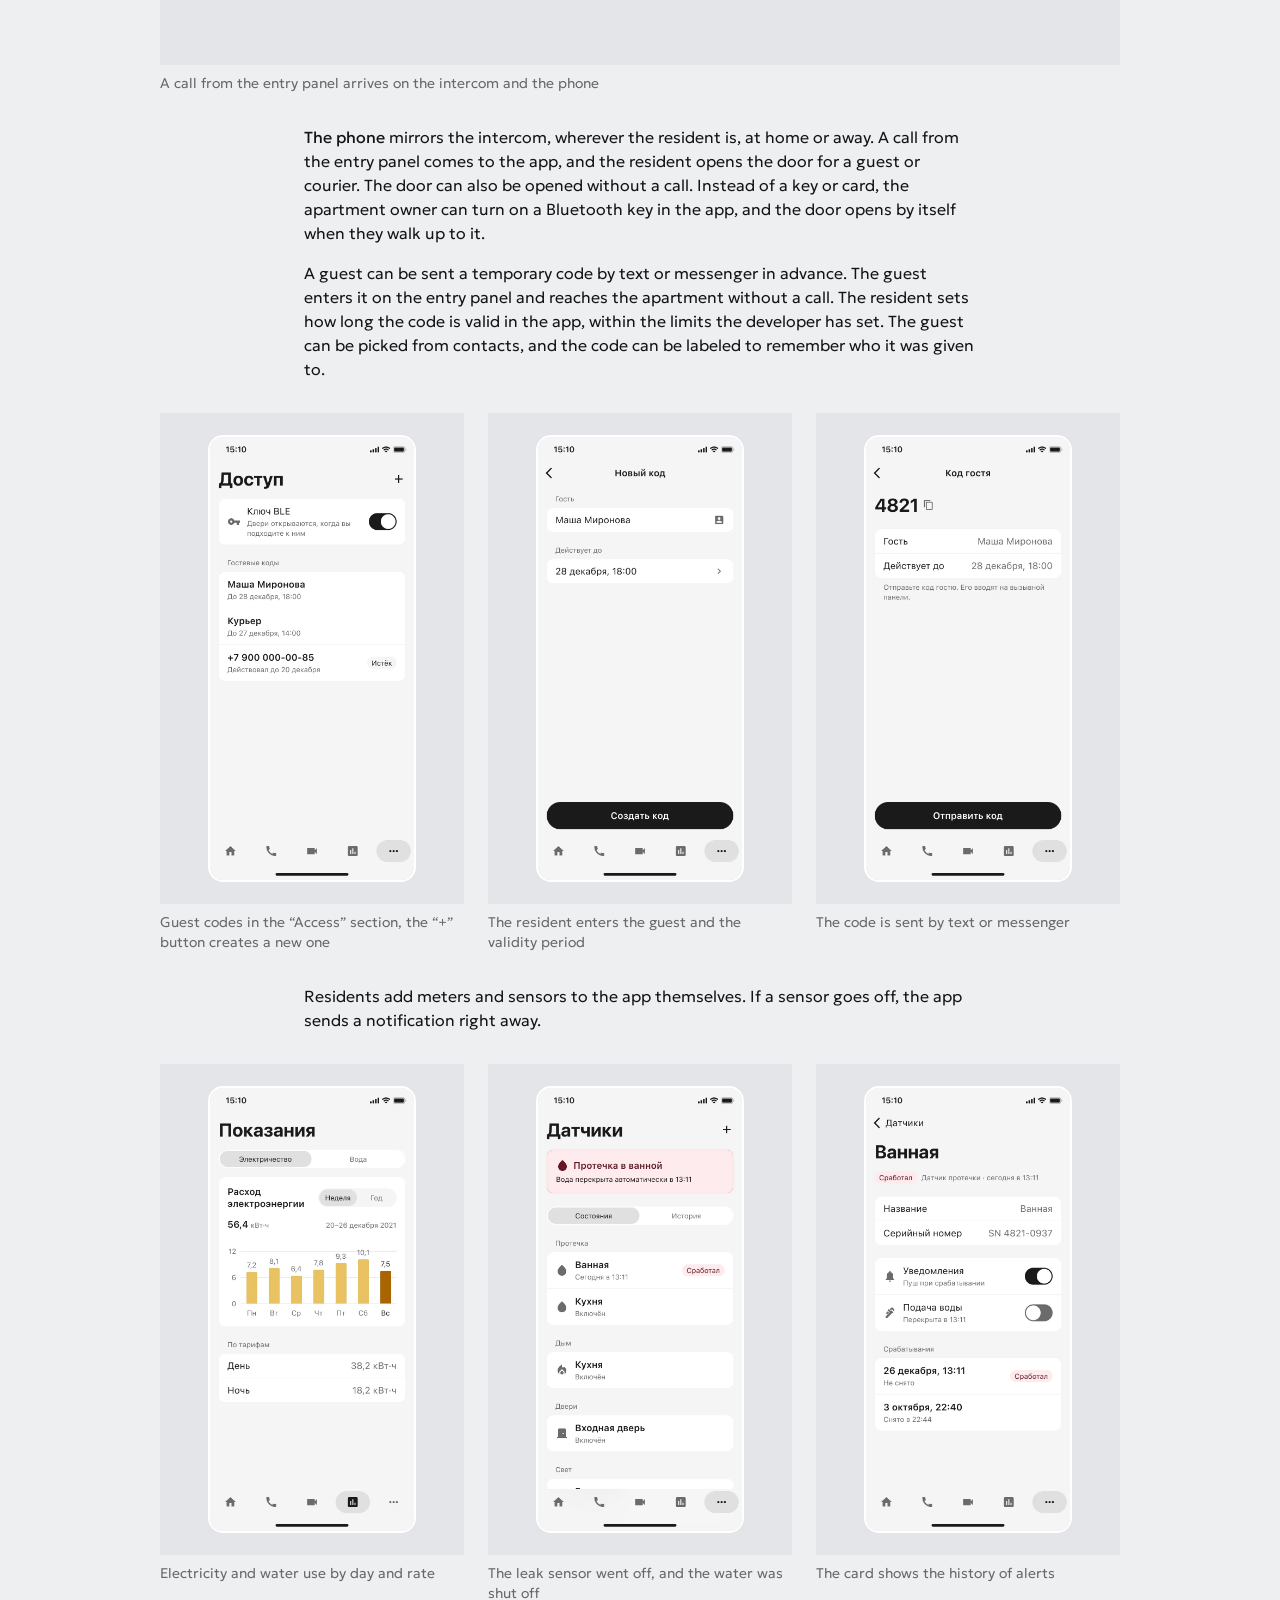
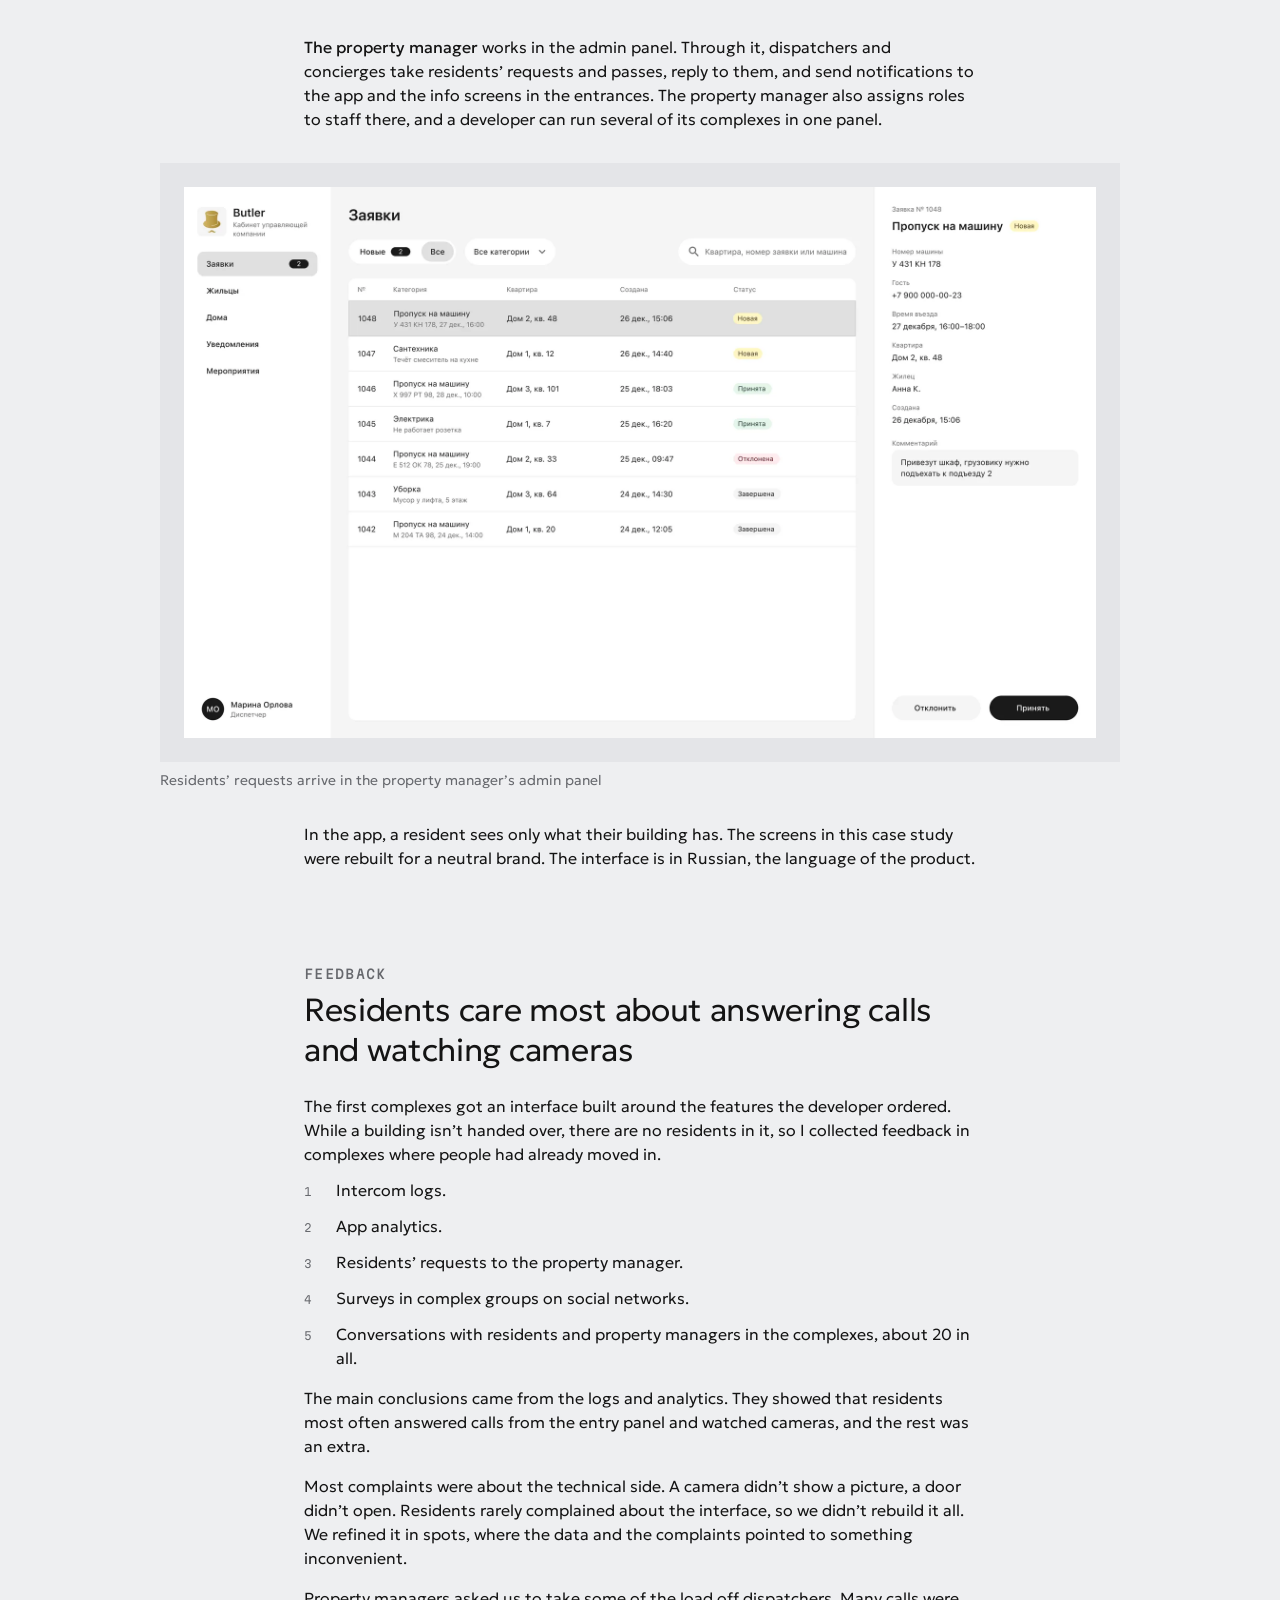
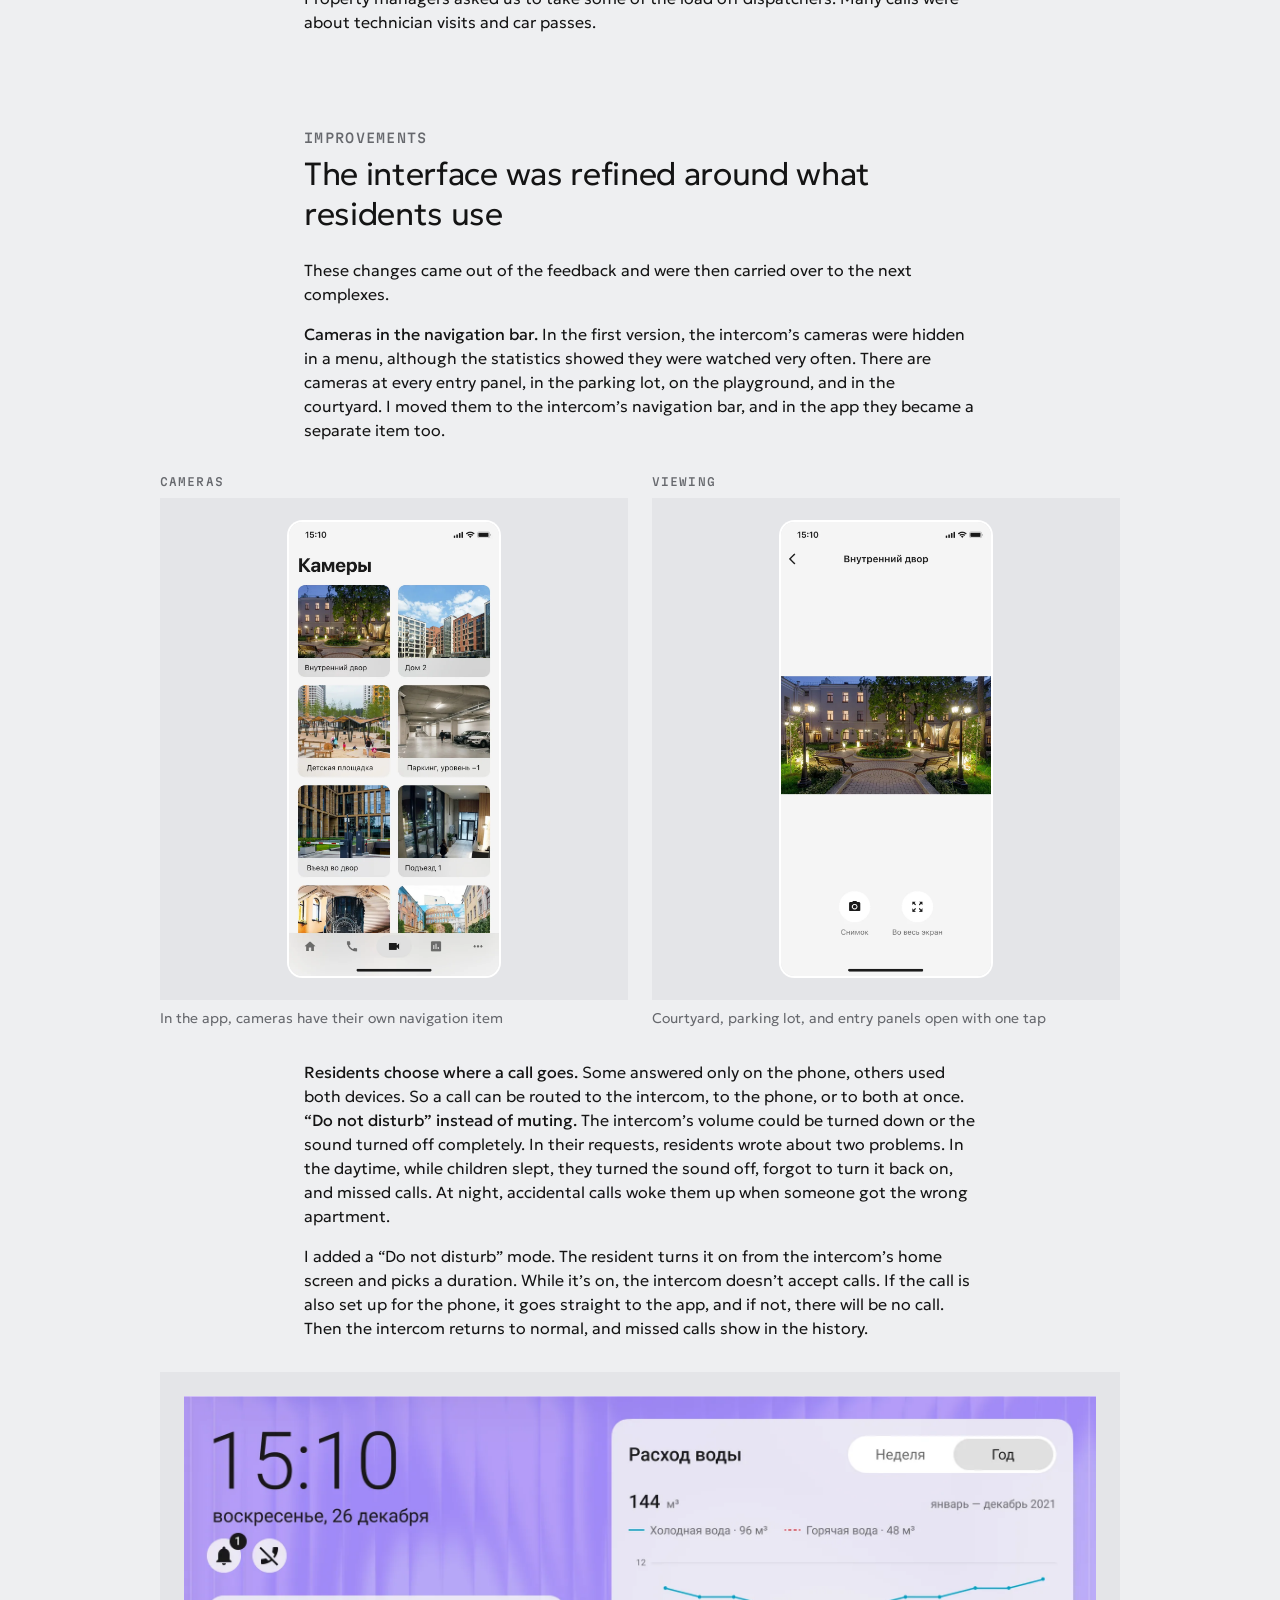
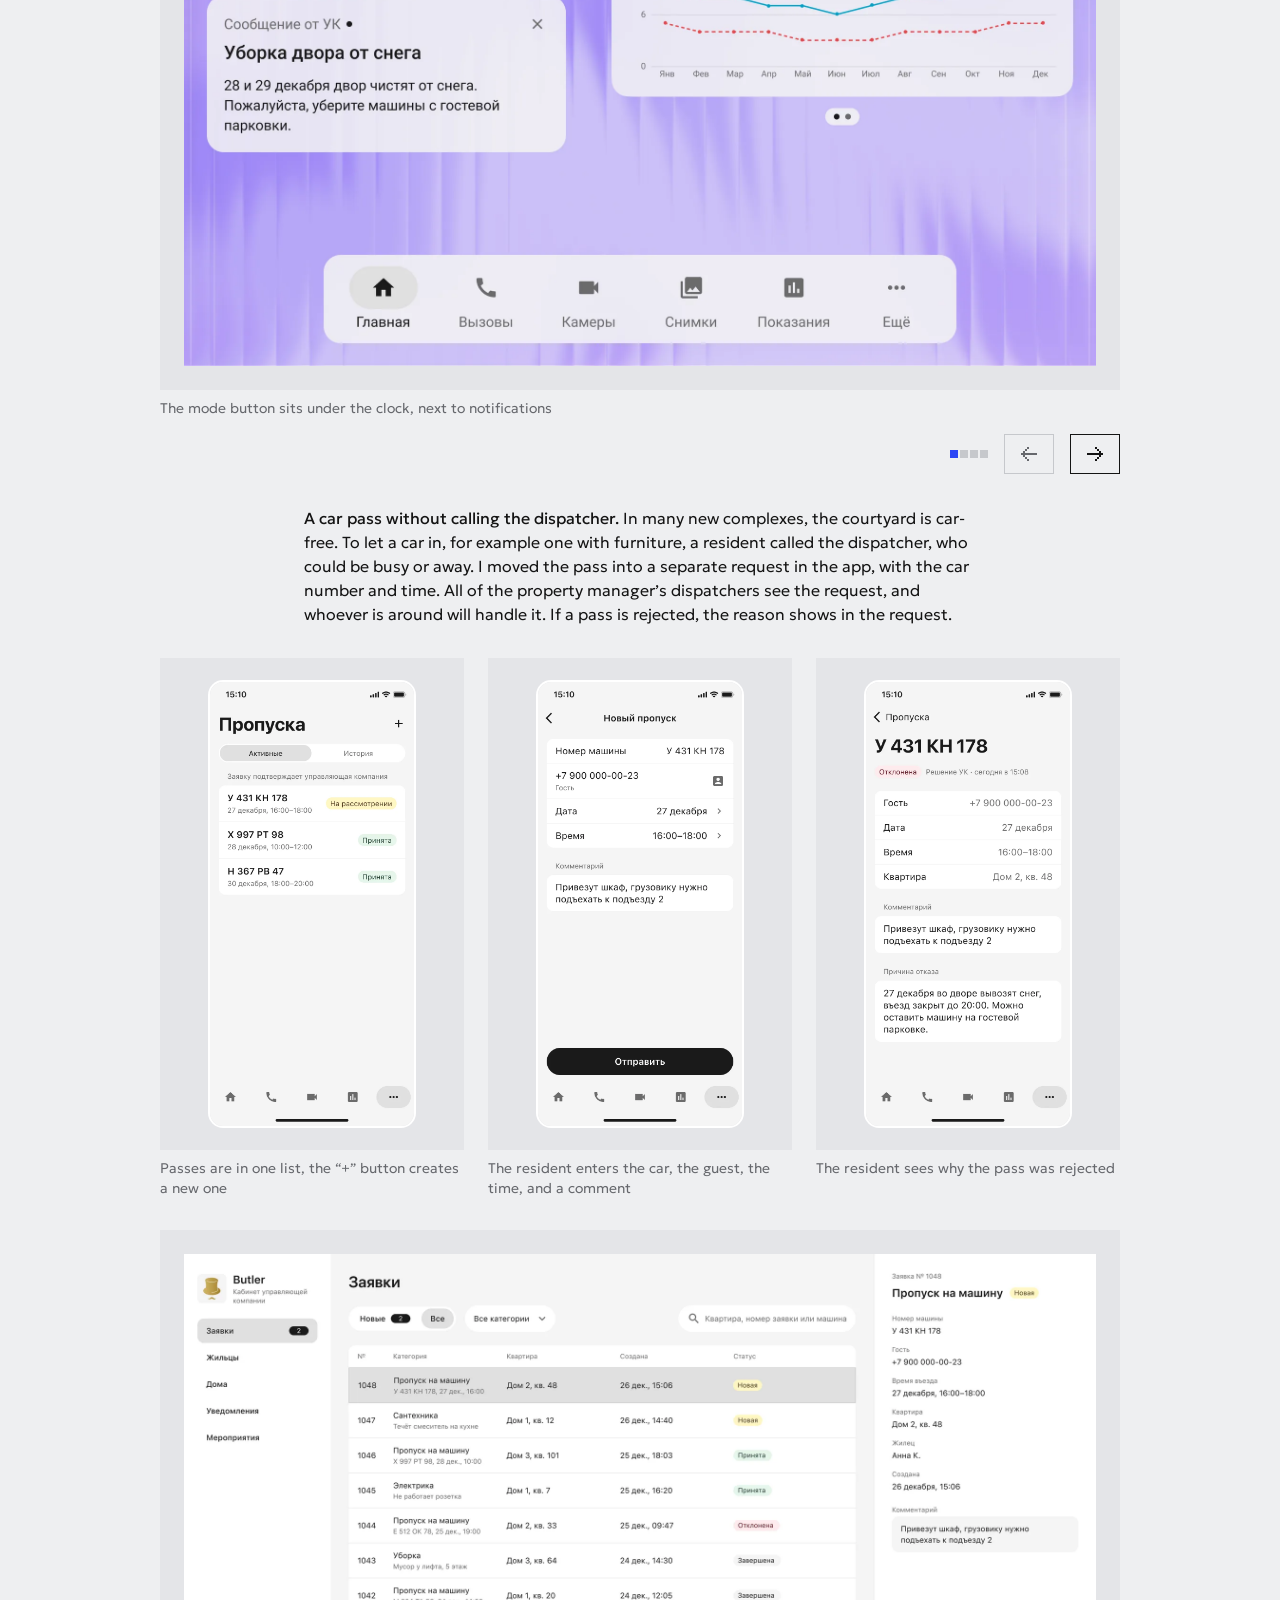
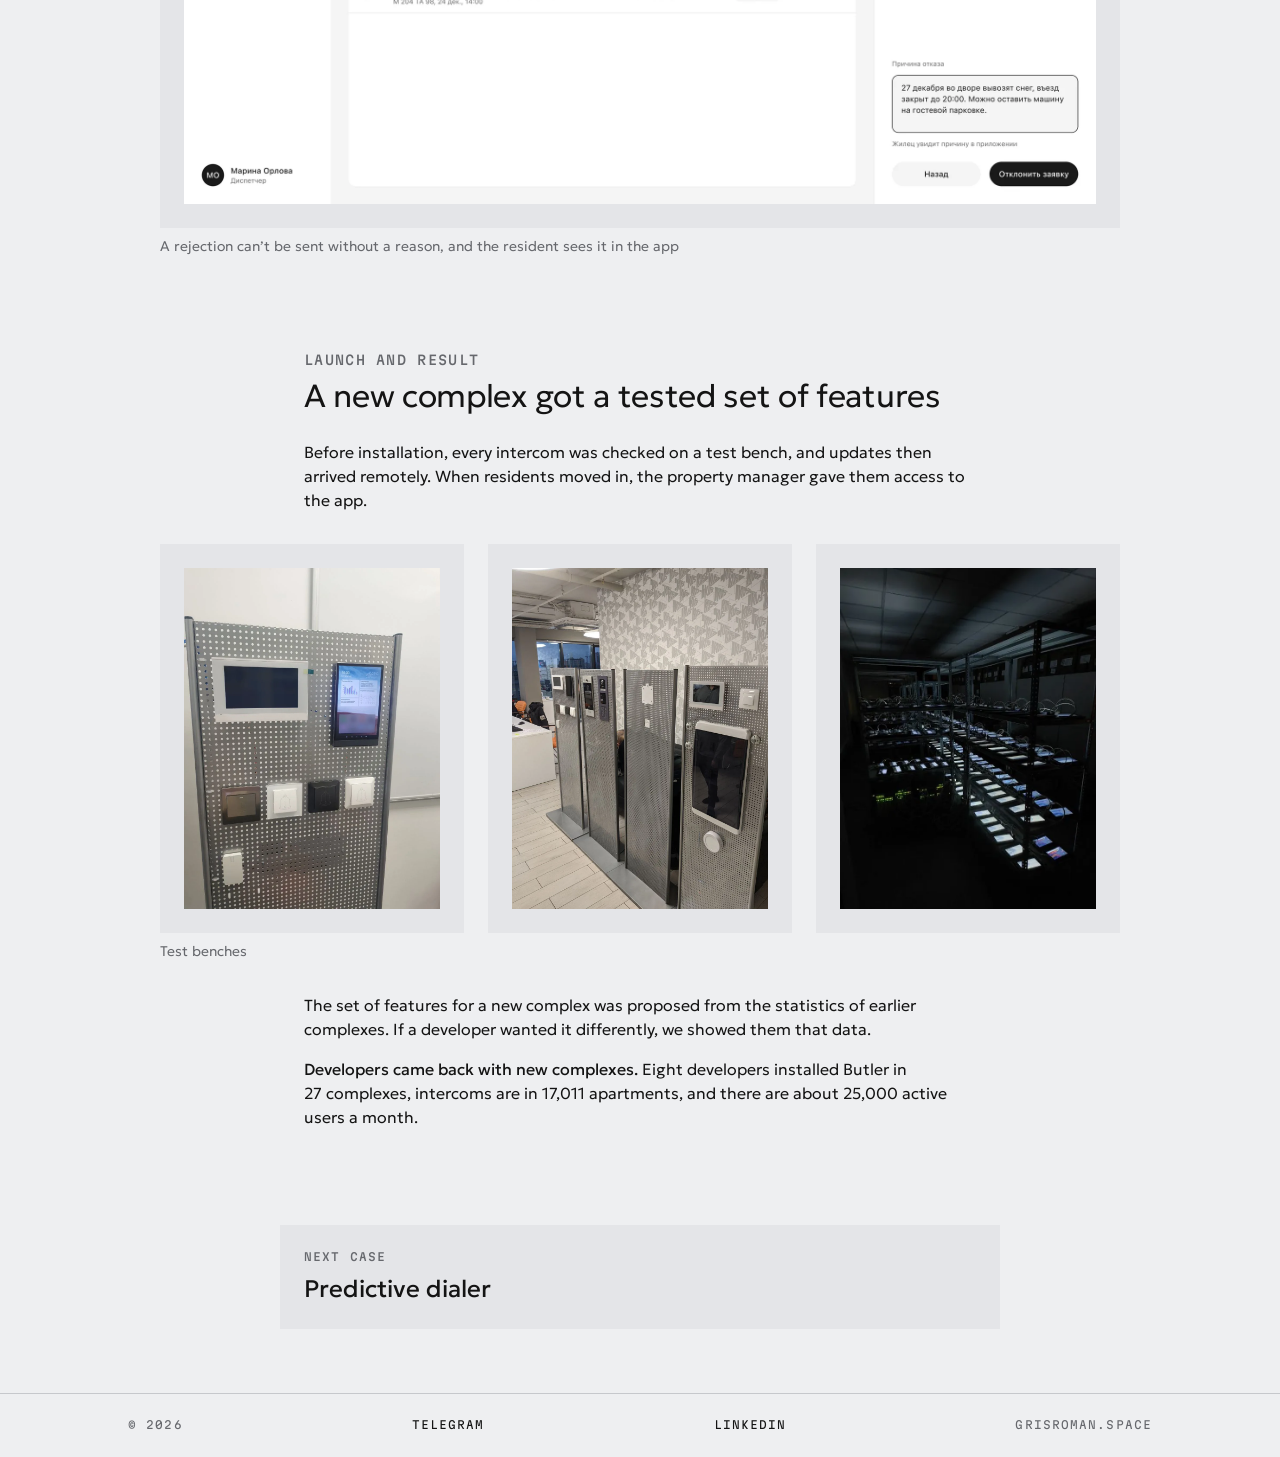
<file: en/cases/butler/index.html>
<!doctype html>
<html lang="en">
<head>
  <meta charset="utf-8">
  <meta name="viewport" content="width=device-width, initial-scale=1">
  <title>Butler — case study by Roman Grishin</title>
  <meta name="description" content="Butler: an intercom, a resident app, and a property manager admin panel that bring the amenities of a residential complex together in one place. How the interface was refined from resident feedback.">
  <link rel="alternate" hreflang="ru" href="https://grisroman.space/cases/butler/">
  <link rel="alternate" hreflang="en" href="https://grisroman.space/en/cases/butler/">
  <script>
    (function () {
      var root = document.documentElement;
      try { var t = localStorage.getItem('theme'); if (t === 'light' || t === 'dark') root.dataset.theme = t; } catch (e) {}
      root.classList.add('js');
    })();
  </script>
  <link rel="preconnect" href="https://fonts.googleapis.com">
  <link rel="preconnect" href="https://fonts.gstatic.com" crossorigin>
  <link rel="stylesheet" href="https://fonts.googleapis.com/css2?family=Geologica:wght@300;400&family=Martian+Mono:wdth,wght@87.5..100,300..500&display=swap">
  <link rel="stylesheet" href="../../../css/tokens.css?v=43">
  <link rel="stylesheet" href="../../../css/base.css?v=38">
  <link rel="stylesheet" href="../../../css/home.css?v=52">
  <link rel="stylesheet" href="../../../css/case.css?v=60">
  <link rel="icon" href="../../../img/avatar.png">
  <script src="../../../js/main.js?v=52" defer></script>
  <!-- Аналитика GoatCounter: без cookies, баннер не нужен. Локальный просмотр (localhost) не считается -->
  <script data-goatcounter="https://grisroman.goatcounter.com/count" async src="https://gc.zgo.at/count.js"></script>
</head>
<body>

<header class="site-header ln ln-b">
  <div class="shell">
    <div class="canvas header">
      <a class="header__me" href="../../" aria-label="Roman Grishin, home">
        <img class="header__avatar" src="../../../img/avatar.png" alt="" width="48" height="48">
        <span class="header__name text-l">Roman Grishin</span>
      </a>
      <nav class="header__nav" aria-label="Main navigation">
        <a class="nav-link label-s" href="../../#cases">Work</a>
        <a class="nav-link label-s" href="../../../cases/butler/" lang="ru" hreflang="ru">RU</a>
        <button class="nav-link label-s theme-toggle" type="button" aria-label="Toggle theme">
          <!-- Иконки Radix Icons (MIT): солнце в светлой теме, луна в тёмной -->
          <svg class="theme-icon theme-light" viewBox="0 0 15 15" aria-hidden="true"><path d="M7.5 0C7.77614 0 8 0.223858 8 0.5V2.5C8 2.77614 7.77614 3 7.5 3C7.22386 3 7 2.77614 7 2.5V0.5C7 0.223858 7.22386 0 7.5 0ZM2.1967 2.1967C2.39196 2.00144 2.70854 2.00144 2.90381 2.1967L4.31802 3.61091C4.51328 3.80617 4.51328 4.12276 4.31802 4.31802C4.12276 4.51328 3.80617 4.51328 3.61091 4.31802L2.1967 2.90381C2.00144 2.70854 2.00144 2.39196 2.1967 2.1967ZM0.5 7C0.223858 7 0 7.22386 0 7.5C0 7.77614 0.223858 8 0.5 8H2.5C2.77614 8 3 7.77614 3 7.5C3 7.22386 2.77614 7 2.5 7H0.5ZM2.1967 12.8033C2.00144 12.608 2.00144 12.2915 2.1967 12.0962L3.61091 10.682C3.80617 10.4867 4.12276 10.4867 4.31802 10.682C4.51328 10.8772 4.51328 11.1938 4.31802 11.3891L2.90381 12.8033C2.70854 12.9986 2.39196 12.9986 2.1967 12.8033ZM12.5 7C12.2239 7 12 7.22386 12 7.5C12 7.77614 12.2239 8 12.5 8H14.5C14.7761 8 15 7.77614 15 7.5C15 7.22386 14.7761 7 14.5 7H12.5ZM10.682 4.31802C10.4867 4.12276 10.4867 3.80617 10.682 3.61091L12.0962 2.1967C12.2915 2.00144 12.608 2.00144 12.8033 2.1967C12.9986 2.39196 12.9986 2.70854 12.8033 2.90381L11.3891 4.31802C11.1938 4.51328 10.8772 4.51328 10.682 4.31802ZM8 12.5C8 12.2239 7.77614 12 7.5 12C7.22386 12 7 12.2239 7 12.5V14.5C7 14.7761 7.22386 15 7.5 15C7.77614 15 8 14.7761 8 14.5V12.5ZM10.682 10.682C10.8772 10.4867 11.1938 10.4867 11.3891 10.682L12.8033 12.0962C12.9986 12.2915 12.9986 12.608 12.8033 12.8033C12.608 12.9986 12.2915 12.9986 12.0962 12.8033L10.682 11.3891C10.4867 11.1938 10.4867 10.8772 10.682 10.682ZM5.5 7.5C5.5 6.39543 6.39543 5.5 7.5 5.5C8.60457 5.5 9.5 6.39543 9.5 7.5C9.5 8.60457 8.60457 9.5 7.5 9.5C6.39543 9.5 5.5 8.60457 5.5 7.5ZM7.5 4.5C5.84315 4.5 4.5 5.84315 4.5 7.5C4.5 9.15685 5.84315 10.5 7.5 10.5C9.15685 10.5 10.5 9.15685 10.5 7.5C10.5 5.84315 9.15685 4.5 7.5 4.5Z" fill="currentColor" fill-rule="evenodd" clip-rule="evenodd"/></svg>
          <svg class="theme-icon theme-dark" viewBox="0 0 15 15" aria-hidden="true"><path d="M2.89998 0.499976C2.89998 0.279062 2.72089 0.0999756 2.49998 0.0999756C2.27906 0.0999756 2.09998 0.279062 2.09998 0.499976V1.09998H1.49998C1.27906 1.09998 1.09998 1.27906 1.09998 1.49998C1.09998 1.72089 1.27906 1.89998 1.49998 1.89998H2.09998V2.49998C2.09998 2.72089 2.27906 2.89998 2.49998 2.89998C2.72089 2.89998 2.89998 2.72089 2.89998 2.49998V1.89998H3.49998C3.72089 1.89998 3.89998 1.72089 3.89998 1.49998C3.89998 1.27906 3.72089 1.09998 3.49998 1.09998H2.89998V0.499976ZM5.89998 3.49998C5.89998 3.27906 5.72089 3.09998 5.49998 3.09998C5.27906 3.09998 5.09998 3.27906 5.09998 3.49998V4.09998H4.49998C4.27906 4.09998 4.09998 4.27906 4.09998 4.49998C4.09998 4.72089 4.27906 4.89998 4.49998 4.89998H5.09998V5.49998C5.09998 5.72089 5.27906 5.89998 5.49998 5.89998C5.72089 5.89998 5.89998 5.72089 5.89998 5.49998V4.89998H6.49998C6.72089 4.89998 6.89998 4.72089 6.89998 4.49998C6.89998 4.27906 6.72089 4.09998 6.49998 4.09998H5.89998V3.49998ZM1.89998 6.49998C1.89998 6.27906 1.72089 6.09998 1.49998 6.09998C1.27906 6.09998 1.09998 6.27906 1.09998 6.49998V7.09998H0.499976C0.279062 7.09998 0.0999756 7.27906 0.0999756 7.49998C0.0999756 7.72089 0.279062 7.89998 0.499976 7.89998H1.09998V8.49998C1.09998 8.72089 1.27906 8.89997 1.49998 8.89997C1.72089 8.89997 1.89998 8.72089 1.89998 8.49998V7.89998H2.49998C2.72089 7.89998 2.89998 7.72089 2.89998 7.49998C2.89998 7.27906 2.72089 7.09998 2.49998 7.09998H1.89998V6.49998ZM8.54406 0.98184L8.24618 0.941586C8.03275 0.917676 7.90692 1.1655 8.02936 1.34194C8.17013 1.54479 8.29981 1.75592 8.41754 1.97445C8.91878 2.90485 9.20322 3.96932 9.20322 5.10022C9.20322 8.37201 6.82247 11.0878 3.69887 11.6097C3.45736 11.65 3.20988 11.6772 2.96008 11.6906C2.74563 11.702 2.62729 11.9535 2.77721 12.1072C2.84551 12.1773 2.91535 12.2458 2.98667 12.3128L3.05883 12.3795L3.31883 12.6045L3.50684 12.7532L3.62796 12.8433L3.81491 12.9742L3.99079 13.089C4.11175 13.1651 4.23536 13.2375 4.36157 13.3059L4.62496 13.4412L4.88553 13.5607L5.18837 13.6828L5.43169 13.7686C5.56564 13.8128 5.70149 13.8529 5.83857 13.8885C5.94262 13.9155 6.04767 13.9401 6.15405 13.9622C6.27993 13.9883 6.40713 14.0109 6.53544 14.0298L6.85241 14.0685L7.11934 14.0892C7.24637 14.0965 7.37436 14.1002 7.50322 14.1002C11.1483 14.1002 14.1032 11.1453 14.1032 7.50023C14.1032 7.25044 14.0893 7.00389 14.0623 6.76131L14.0255 6.48407C13.991 6.26083 13.9453 6.04129 13.8891 5.82642C13.8213 5.56709 13.7382 5.31398 13.6409 5.06881L13.5279 4.80132L13.4507 4.63542L13.3766 4.48666C13.2178 4.17773 13.0353 3.88295 12.8312 3.60423L12.6782 3.40352L12.4793 3.16432L12.3157 2.98361L12.1961 2.85951L12.0355 2.70246L11.8134 2.50184L11.4925 2.24191L11.2483 2.06498L10.9562 1.87446L10.6346 1.68894L10.3073 1.52378L10.1938 1.47176L9.95488 1.3706L9.67791 1.2669L9.42566 1.1846L9.10075 1.09489L8.83599 1.03486L8.54406 0.98184ZM10.4032 5.30023C10.4032 4.27588 10.2002 3.29829 9.83244 2.40604C11.7623 3.28995 13.1032 5.23862 13.1032 7.50023C13.1032 10.593 10.596 13.1002 7.50322 13.1002C6.63646 13.1002 5.81597 12.9036 5.08355 12.5522C6.5419 12.0941 7.81081 11.2082 8.74322 10.0416C8.87963 10.2284 9.10028 10.3497 9.34928 10.3497C9.76349 10.3497 10.0993 10.0139 10.0993 9.59971C10.0993 9.24256 9.84965 8.94373 9.51535 8.86816C9.57741 8.75165 9.63653 8.63334 9.6926 8.51332C9.88358 8.63163 10.1088 8.69993 10.35 8.69993C11.0403 8.69993 11.6 8.14028 11.6 7.44993C11.6 6.75976 11.0406 6.20024 10.3505 6.19993C10.3853 5.90487 10.4032 5.60464 10.4032 5.30023Z" fill="currentColor" fill-rule="evenodd" clip-rule="evenodd"/></svg>
        </button>
        <a class="btn label-m" data-goatcounter-click="write-header" href="https://t.me/grisroman" target="_blank" rel="noopener">Message me<span class="visually-hidden"> on Telegram (opens in a new tab)</span></a>
      </nav>
    </div>
  </div>
<div class="read-progress" data-read-progress aria-hidden="true" hidden></div>
</header>

<!-- Оглавление кейса: вне холста, закреплено слева на широком экране, видно в зоне разделов -->
<nav class="toc" aria-label="Case sections">
  <ol class="toc__list">
    <li><a class="toc__link label-s" href="#context">Context and&nbsp;goal</a></li>
    <li><a class="toc__link label-s" href="#design">What I&nbsp;designed</a></li>
    <li><a class="toc__link label-s" href="#feedback">Feedback</a></li>
    <li><a class="toc__link label-s" href="#changes">Improvements</a></li>
    <li><a class="toc__link label-s" href="#launch">Launch and&nbsp;result</a></li>
  </ol>
</nav>

<div class="shell">
  <main class="canvas longread">

    <div class="case-top grid-pad">
      <a class="back-link label-s" href="../../#cases">
        <svg class="px-arrow px-arrow--back" viewBox="0 0 8 7" shape-rendering="crispEdges" aria-hidden="true"><path d="M0 3h8v1H0zM4 0h1v1H4zM5 1h1v1H5zM6 2h1v1H6zM6 4h1v1H6zM5 5h1v1H5zM4 6h1v1H4z" fill="currentColor"/></svg>
        All cases
      </a>
    </div>

    <!-- Hero: заголовок → обложка → результаты → о проекте -->
    <section class="case-hero grid" data-reveal>
      <div class="case-hero__text">
        <h1 class="h1">Butler</h1>
        <p class="subtitle-1 muted">A cloud platform for managing a home in a residential complex</p>
      </div>
    </section>

    <div class="case-cover">
      <img class="theme-light" src="../../../cases/butler/img/cover.webp?v=7" alt="The intercom home screen with a clock, a message from the property manager, and water usage, next to a phone showing a list of cameras" width="1920" height="1207">
      <img class="theme-dark" src="../../../cases/butler/img/cover-dark.webp?v=7" alt="The intercom home screen with a clock, a message from the property manager, and water usage, next to a phone showing a list of cameras" width="1920" height="1207">
    </div>

    <!-- Результаты — масштаб продукта, сразу под обложкой -->
    <section class="case-results grid" aria-label="Scale" data-reveal>
      <div class="result-box ln ln-t ln-b ln-l ln-r">
        <i class="mark mark--cross at-tl" aria-hidden="true"></i>
        <i class="mark mark--dot at-tr" aria-hidden="true"></i>
        <i class="mark mark--dot at-bl" aria-hidden="true"></i>
        <i class="mark mark--cross at-br" aria-hidden="true"></i>
        <div class="factoid">
          <p class="label-m muted">Apartments</p>
          <p class="h2 value">17,011</p>
          <p class="text-s muted">with Butler intercoms in 27&nbsp;complexes</p>
        </div>
        <div class="factoid">
          <p class="label-m muted">Users</p>
          <p class="h2 value">≈25,000</p>
          <p class="text-s muted">active per month across all complexes</p>
        </div>
        <div class="factoid">
          <p class="label-m muted">Developers</p>
          <p class="h2 value">8</p>
          <p class="text-s muted">installed Butler in their complexes</p>
        </div>
      </div>
    </section>

    <section class="case-meta grid" aria-label="About the project" data-reveal>
      <dl class="project">
        <div class="meta-pair"><dt class="label-s muted">Company</dt><dd class="text-l">ITFrog</dd></div>
        <div class="meta-pair"><dt class="label-s muted">Years</dt><dd class="text-l">2019–2022</dd></div>
        <div class="meta-pair"><dt class="label-s muted">Team</dt><dd class="text-l">Product manager, developers, and a&nbsp;designer</dd></div>
        <div class="meta-pair"><dt class="label-s muted">Platform</dt><dd class="text-l">Intercom, iOS, Android, and web</dd></div>
        <div class="meta-pair meta-pair--wide">
          <dt class="label-s muted">What I did</dt>
          <dd class="text-l">Designed all of the system’s interfaces from the first version. Talked with residents and property managers and prepared surveys. Tested features on test benches and in complexes.</dd>
        </div>
      </dl>
    </section>

    <!-- 1. Контекст и задача -->
    <section class="section grid" id="context" data-reveal>
      <div class="section__aside"><p class="section__label label-l">Context and goal</p></div>
      <div class="section__body">
        <h2 class="h3">Managing a home in one&nbsp;place</h2>
        <p class="text-l">ITFrog builds cloud solutions for IP intercoms. Its Butler platform for new buildings combines an intercom with a screen in every apartment, a resident mobile app, a property manager admin panel, and info screens in the entrances. A developer buys Butler for its complex and hands it to residents along with the apartment. It is a white-label product: the app and the intercom carry the developer’s brand.</p>
        <p class="text-l">Developers attract buyers with amenities. Gated, guarded grounds, a car-free courtyard, a quick call to a technician through the property manager.</p>
        <p class="text-l">To offer this, complexes install systems from different manufacturers. Access control, video surveillance, metering, and the smart home don’t talk to each other, and each has its own app. In the end, a resident has the lights, the sensors, and the call to a dispatcher in separate apps.</p>
        <p class="text-l">Butler’s task was to connect these systems, so that a resident could use all of the complex’s amenities from the intercom in the apartment or from one app on the phone. At the same time, every complex is different, and each has its own set of features.</p>
      </div>
    </section>

    <!-- 2. Что спроектировал -->
    <section class="section grid" id="design" data-reveal>
      <div class="section__aside"><p class="section__label label-l">What I designed</p></div>
      <div class="section__body">
        <h2 class="h3">One system for residents and the property&nbsp;manager</h2>
        <p class="text-l">I joined ITFrog in&nbsp;2019, when Butler was just taking its current shape, and designed all of its interfaces. The intercom and the admin panel came first, and the app appeared a little later. All devices share one structure and differ only in the set of features.</p>
        <p class="text-l"><strong>The intercom</strong> sits in every apartment. Residents use it to answer calls from the entry panel and open the door, read messages from the property manager, and check the meters, if they are connected.</p>
      </div>
      <figure class="section__wide figure">
        <button class="figure__stage figure__zoom" type="button" data-zoom="fit" aria-label="Open the image full screen">
          <img class="theme-light" src="../../../cases/butler/img/call.webp?v=5" alt="An incoming call from the entry panel “Main entrance”: video of a courier on the intercom and on the phone, with the buttons “Decline”, “Open”, and “Answer”" width="1920" height="1207" loading="lazy" decoding="async">
          <img class="theme-dark" src="../../../cases/butler/img/call-dark.webp?v=5" alt="An incoming call from the entry panel “Main entrance”: video of a courier on the intercom and on the phone, with the buttons “Decline”, “Open”, and “Answer”" width="1920" height="1207" loading="lazy" decoding="async">
        </button>
        <figcaption class="text-s">A call from the entry panel arrives on the intercom and the phone</figcaption>
      </figure>
      <div class="section__body">
        <p class="text-l"><strong>The phone</strong> mirrors the intercom, wherever the resident is, at home or away. A call from the entry panel comes to the app, and the resident opens the door for a guest or courier. The door can also be opened without a call. Instead of a key or card, the apartment owner can turn on a Bluetooth key in the app, and the door opens by itself when they walk up to it.</p>
        <p class="text-l">A guest can be sent a temporary code by text or messenger in advance. The guest enters it on the entry panel and reaches the apartment without a call. The resident sets how long the code is valid in the app, within the limits the developer has set. The guest can be picked from contacts, and the code can be labeled to remember who it was given to.</p>
      </div>
      <div class="section__wide trio">
        <figure class="figure figure--phone figure--screen">
          <button class="figure__stage figure__zoom" type="button" data-zoom="fit" aria-label="Open the screen full screen">
            <img class="theme-light" src="../../../cases/butler/img/access.webp?v=1" alt="“Access” screen: a Bluetooth key and a list of guest codes with guest names and validity periods, one code with an “Expired” chip" width="750" height="1624" loading="lazy" decoding="async">
            <img class="theme-dark" src="../../../cases/butler/img/access-dark.webp?v=1" alt="“Access” screen: a Bluetooth key and a list of guest codes with guest names and validity periods, one code with an “Expired” chip" width="750" height="1624" loading="lazy" decoding="async">
          </button>
          <figcaption class="text-s">Guest codes in the “Access” section, the “+” button creates a new&nbsp;one</figcaption>
        </figure>
        <figure class="figure figure--phone figure--screen">
          <button class="figure__stage figure__zoom" type="button" data-zoom="fit" aria-label="Open the screen full screen">
            <img class="theme-light" src="../../../cases/butler/img/code-new.webp?v=6" alt="“New code” screen: a “Guest” field with a contacts icon and the code’s validity period" width="750" height="1624" loading="lazy" decoding="async">
            <img class="theme-dark" src="../../../cases/butler/img/code-new-dark.webp?v=6" alt="“New code” screen: a “Guest” field with a contacts icon and the code’s validity period" width="750" height="1624" loading="lazy" decoding="async">
          </button>
          <figcaption class="text-s">The resident enters the guest and the validity&nbsp;period</figcaption>
        </figure>
        <figure class="figure figure--phone figure--screen">
          <button class="figure__stage figure__zoom" type="button" data-zoom="fit" aria-label="Open the screen full screen">
            <img class="theme-light" src="../../../cases/butler/img/code-created.webp?v=6" alt="“Guest code” screen: code 4821 with a copy button, the guest, the validity period, and a “Send code” button" width="750" height="1624" loading="lazy" decoding="async">
            <img class="theme-dark" src="../../../cases/butler/img/code-created-dark.webp?v=6" alt="“Guest code” screen: code 4821 with a copy button, the guest, the validity period, and a “Send code” button" width="750" height="1624" loading="lazy" decoding="async">
          </button>
          <figcaption class="text-s">The code is sent by text or messenger</figcaption>
        </figure>
      </div>
      <div class="section__body">
        <p class="text-l">Residents add meters and sensors to the app themselves. If a sensor goes off, the app sends a notification right away.</p>
      </div>
      <div class="section__wide trio">
        <figure class="figure figure--phone figure--screen">
          <button class="figure__stage figure__zoom" type="button" data-zoom="fit" aria-label="Open the screen full screen">
            <img class="theme-light" src="../../../cases/butler/img/meters.webp?v=1" alt="“Readings” screen: a week of electricity use by day and by day and night rates" width="750" height="1624" loading="lazy" decoding="async">
            <img class="theme-dark" src="../../../cases/butler/img/meters-dark.webp?v=1" alt="“Readings” screen: a week of electricity use by day and by day and night rates" width="750" height="1624" loading="lazy" decoding="async">
          </button>
          <figcaption class="text-s">Electricity and water use by day and rate</figcaption>
        </figure>
        <figure class="figure figure--phone figure--screen">
          <button class="figure__stage figure__zoom" type="button" data-zoom="fit" aria-label="Open the screen full screen">
            <img class="theme-light" src="../../../cases/butler/img/sensors-list.webp?v=3" alt="“Sensors” screen: an alert “Leak in the bathroom, water shut off automatically”, a “Status / History” switch, and sensors by group: leak, smoke, doors, lights" width="750" height="1624" loading="lazy" decoding="async">
            <img class="theme-dark" src="../../../cases/butler/img/sensors-list-dark.webp?v=3" alt="“Sensors” screen: an alert “Leak in the bathroom, water shut off automatically”, a “Status / History” switch, and sensors by group: leak, smoke, doors, lights" width="750" height="1624" loading="lazy" decoding="async">
          </button>
          <figcaption class="text-s">The leak sensor went off, and the water was shut off</figcaption>
        </figure>
        <figure class="figure figure--phone figure--screen">
          <button class="figure__stage figure__zoom" type="button" data-zoom="fit" aria-label="Open the screen full screen">
            <img class="theme-light" src="../../../cases/butler/img/sensors-leak.webp?v=3" alt="Card of the leak sensor “Bathroom”: name, serial number, switches for notifications and water supply, history of alerts" width="750" height="1624" loading="lazy" decoding="async">
            <img class="theme-dark" src="../../../cases/butler/img/sensors-leak-dark.webp?v=3" alt="Card of the leak sensor “Bathroom”: name, serial number, switches for notifications and water supply, history of alerts" width="750" height="1624" loading="lazy" decoding="async">
          </button>
          <figcaption class="text-s">The card shows the history of alerts</figcaption>
        </figure>
      </div>
      <div class="section__body">
        <p class="text-l"><strong>The property manager</strong> works in the admin panel. Through it, dispatchers and concierges take residents’ requests and passes, reply to them, and send notifications to the app and the info screens in the entrances. The property manager also assigns roles to staff there, and a developer can run several of its complexes in one panel.</p>
      </div>
      <figure class="section__wide figure">
        <button class="figure__stage figure__zoom" type="button" data-zoom="fit" aria-label="Open the image full screen">
          <img class="theme-light" src="../../../cases/butler/img/admin-requests.webp?v=9" alt="Property manager admin panel: a list of requests with statuses; on the right, an open request for a car pass with a guest, arrival time, the resident’s comment, and the buttons “Reject” and “Accept”" width="1920" height="1158" loading="lazy" decoding="async">
          <img class="theme-dark" src="../../../cases/butler/img/admin-requests-dark.webp?v=9" alt="Property manager admin panel: a list of requests with statuses; on the right, an open request for a car pass with a guest, arrival time, the resident’s comment, and the buttons “Reject” and “Accept”" width="1920" height="1158" loading="lazy" decoding="async">
        </button>
        <figcaption class="text-s">Residents’ requests arrive in the property manager’s admin panel</figcaption>
      </figure>
      <div class="section__body">
        <p class="text-l">In the app, a resident sees only what their building has. The screens in this case study were rebuilt for a neutral brand. The interface is in Russian, the language of the product.</p>
      </div>
    </section>

    <!-- 3. Обратная связь -->
    <section class="section grid" id="feedback" data-reveal>
      <div class="section__aside"><p class="section__label label-l">Feedback</p></div>
      <div class="section__body">
        <h2 class="h3">Residents care most about answering calls and watching&nbsp;cameras</h2>
        <p class="text-l list-intro">The first complexes got an interface built around the features the developer ordered. While a building isn’t handed over, there are no residents in it, so I collected feedback in complexes where people had already moved in.</p>
        <ol class="list list--num">
          <li class="text-l"><span>Intercom logs.</span></li>
          <li class="text-l"><span>App analytics.</span></li>
          <li class="text-l"><span>Residents’ requests to the property manager.</span></li>
          <li class="text-l"><span>Surveys in complex groups on social networks.</span></li>
          <li class="text-l"><span>Conversations with residents and property managers in the complexes, about 20 in all.</span></li>
        </ol>
        <p class="text-l">The main conclusions came from the logs and analytics. They showed that residents most often answered calls from the entry panel and watched cameras, and the rest was an extra.</p>
        <p class="text-l">Most complaints were about the technical side. A camera didn’t show a picture, a door didn’t open. Residents rarely complained about the interface, so we didn’t rebuild it all. We refined it in spots, where the data and the complaints pointed to something inconvenient.</p>
        <p class="text-l">Property managers asked us to take some of the load off dispatchers. Many calls were about technician visits and car passes.</p>
      </div>
    </section>

    <!-- 4. Доработки -->
    <section class="section grid" id="changes" data-reveal>
      <div class="section__aside"><p class="section__label label-l">Improvements</p></div>
      <div class="section__body">
        <h2 class="h3">The interface was refined around what residents use</h2>
        <p class="text-l">These changes came out of the feedback and were then carried over to the next complexes.</p>
        <p class="text-l"><strong>Cameras in the navigation bar.</strong> In the first version, the intercom’s cameras were hidden in a menu, although the statistics showed they were watched very often. There are cameras at every entry panel, in the parking lot, on the playground, and in the courtyard. I moved them to the intercom’s navigation bar, and in the app they became a separate item too.</p>
      </div>
      <div class="section__wide compare">
        <figure class="compare__item figure figure--phone figure--screen">
          <p class="label-m">Cameras</p>
          <button class="figure__stage figure__zoom" type="button" data-zoom="fit" aria-label="Open the screen full screen">
            <img class="theme-light" src="../../../cases/butler/img/cameras-list.webp?v=3" alt="“Cameras” screen: tiles with shots of the inner courtyard, buildings, playground, parking lot, courtyard entrance, and building entrances" width="750" height="1624" loading="lazy" decoding="async">
            <img class="theme-dark" src="../../../cases/butler/img/cameras-list-dark.webp?v=3" alt="“Cameras” screen: tiles with shots of the inner courtyard, buildings, playground, parking lot, courtyard entrance, and building entrances" width="750" height="1624" loading="lazy" decoding="async">
          </button>
          <figcaption class="text-s">In the app, cameras have their own navigation item</figcaption>
        </figure>
        <figure class="compare__item figure figure--phone figure--screen">
          <p class="label-m">Viewing</p>
          <button class="figure__stage figure__zoom" type="button" data-zoom="fit" aria-label="Open the screen full screen">
            <img class="theme-light" src="../../../cases/butler/img/cameras-view.webp?v=3" alt="Viewing the camera “Inner courtyard” with buttons for a snapshot and full-screen view" width="750" height="1624" loading="lazy" decoding="async">
            <img class="theme-dark" src="../../../cases/butler/img/cameras-view-dark.webp?v=3" alt="Viewing the camera “Inner courtyard” with buttons for a snapshot and full-screen view" width="750" height="1624" loading="lazy" decoding="async">
          </button>
          <figcaption class="text-s">Courtyard, parking lot, and entry panels open with one tap</figcaption>
        </figure>
      </div>
      <div class="section__body">
        <p class="text-l"><strong>Residents choose where a call goes.</strong> Some answered only on the phone, others used both devices. So a call can be routed to the intercom, to the phone, or to both at once.</p>
      </div>
      <div class="section__body">
        <p class="text-l"><strong>“Do not disturb” instead of muting.</strong> The intercom’s volume could be turned down or the sound turned off completely. In their requests, residents wrote about two problems. In the daytime, while children slept, they turned the sound off, forgot to turn it back on, and missed calls. At night, accidental calls woke them up when someone got the wrong apartment.</p>
        <p class="text-l">I added a “Do not disturb” mode. The resident turns it on from the intercom’s home screen and picks a duration. While it’s on, the intercom doesn’t accept calls. If the call is also set up for the phone, it goes straight to the app, and if not, there will be no call. Then the intercom returns to normal, and missed calls show in the history.</p>
      </div>
      <div class="section__wide gallery" data-gallery>
        <div class="gallery__track" tabindex="0" role="region" aria-label="“Do not disturb” mode on the intercom, 4 images">
          <figure class="figure gallery__slide">
            <button class="figure__stage figure__zoom" type="button" data-zoom="fit" aria-label="Open the image full screen">
              <img class="theme-light" src="../../../cases/butler/img/dnd-1.webp?v=6" alt="Intercom home screen: under the date, the buttons for notifications and “Do not disturb”, the mode is off" width="1920" height="1200" loading="lazy" decoding="async">
              <img class="theme-dark" src="../../../cases/butler/img/dnd-1-dark.webp?v=6" alt="Intercom home screen: under the date, the buttons for notifications and “Do not disturb”, the mode is off" width="1920" height="1200" loading="lazy" decoding="async">
            </button>
            <figcaption class="text-s">The mode button sits under the clock, next to&nbsp;notifications</figcaption>
          </figure>
          <figure class="figure gallery__slide">
            <button class="figure__stage figure__zoom" type="button" data-zoom="fit" aria-label="Open the image full screen">
              <img class="theme-light" src="../../../cases/butler/img/dnd-2.webp?v=6" alt="“Do not disturb” window over the home screen: durations of 1, 2, 4&nbsp;hours and “Other”, an “Enable” button" width="1920" height="1200" loading="lazy" decoding="async">
              <img class="theme-dark" src="../../../cases/butler/img/dnd-2-dark.webp?v=6" alt="“Do not disturb” window over the home screen: durations of 1, 2, 4&nbsp;hours and “Other”, an “Enable” button" width="1920" height="1200" loading="lazy" decoding="async">
            </button>
            <figcaption class="text-s">The duration is picked with one tap</figcaption>
          </figure>
          <figure class="figure gallery__slide">
            <button class="figure__stage figure__zoom" type="button" data-zoom="fit" aria-label="Open the image full screen">
              <img class="theme-light" src="../../../cases/butler/img/dnd-3.webp?v=6" alt="“Do not disturb until” window: field 07:00, label “Tomorrow, December&nbsp;27”, and a clock dial with the hour selected" width="1920" height="1200" loading="lazy" decoding="async">
              <img class="theme-dark" src="../../../cases/butler/img/dnd-3-dark.webp?v=6" alt="“Do not disturb until” window: field 07:00, label “Tomorrow, December&nbsp;27”, and a clock dial with the hour selected" width="1920" height="1200" loading="lazy" decoding="async">
            </button>
            <figcaption class="text-s">“Other” opens a time picker, for example until&nbsp;morning</figcaption>
          </figure>
          <figure class="figure gallery__slide">
            <button class="figure__stage figure__zoom" type="button" data-zoom="fit" aria-label="Open the image full screen">
              <img class="theme-light" src="../../../cases/butler/img/dnd-4.webp?v=6" alt="Intercom home screen with the mode on: a “Do not disturb until 17:10” banner" width="1920" height="1200" loading="lazy" decoding="async">
              <img class="theme-dark" src="../../../cases/butler/img/dnd-4-dark.webp?v=6" alt="Intercom home screen with the mode on: a “Do not disturb until 17:10” banner" width="1920" height="1200" loading="lazy" decoding="async">
            </button>
            <figcaption class="text-s">The mode shows until what time it is on and turns off by itself</figcaption>
          </figure>
        </div>
        <div class="gallery__nav" hidden>
          <p class="gallery__count" aria-live="polite"></p>
          <button class="gallery__btn btn-outline" type="button" data-gallery-prev aria-label="Previous screen"><svg class="px-arrow px-arrow--back" viewBox="0 0 8 7" shape-rendering="crispEdges" aria-hidden="true"><path d="M0 3h8v1H0zM4 0h1v1H4zM5 1h1v1H5zM6 2h1v1H6zM6 4h1v1H6zM5 5h1v1H5zM4 6h1v1H4z" fill="currentColor"/></svg></button>
          <button class="gallery__btn btn-outline" type="button" data-gallery-next aria-label="Next screen"><svg class="px-arrow" viewBox="0 0 8 7" shape-rendering="crispEdges" aria-hidden="true"><path d="M0 3h8v1H0zM4 0h1v1H4zM5 1h1v1H5zM6 2h1v1H6zM6 4h1v1H6zM5 5h1v1H5zM4 6h1v1H4z" fill="currentColor"/></svg></button>
        </div>
      </div>
      <div class="section__body">
        <p class="text-l"><strong>A car pass without calling the dispatcher.</strong> In many new complexes, the courtyard is car-free. To let a car in, for example one with furniture, a resident called the dispatcher, who could be busy or away. I moved the pass into a separate request in the app, with the car number and time. All of the property manager’s dispatchers see the request, and whoever is around will handle it. If a pass is rejected, the reason shows in the request.</p>
      </div>
      <div class="section__wide trio">
        <figure class="figure figure--phone figure--screen">
          <button class="figure__stage figure__zoom" type="button" data-zoom="fit" aria-label="Open the screen full screen">
            <img class="theme-light" src="../../../cases/butler/img/passes-list.webp?v=1" alt="“Passes” screen with the tabs “Active” and “History” and a list of passes with the statuses “Under review” and “Accepted”" width="750" height="1624" loading="lazy" decoding="async">
            <img class="theme-dark" src="../../../cases/butler/img/passes-list-dark.webp?v=1" alt="“Passes” screen with the tabs “Active” and “History” and a list of passes with the statuses “Under review” and “Accepted”" width="750" height="1624" loading="lazy" decoding="async">
          </button>
          <figcaption class="text-s">Passes are in one list, the “+” button creates a new&nbsp;one</figcaption>
        </figure>
        <figure class="figure figure--phone figure--screen">
          <button class="figure__stage figure__zoom" type="button" data-zoom="fit" aria-label="Open the screen full screen">
            <img class="theme-light" src="../../../cases/butler/img/pass-new.webp?v=6" alt="New pass form: car number, guest’s phone, date, time, and a comment" width="750" height="1624" loading="lazy" decoding="async">
            <img class="theme-dark" src="../../../cases/butler/img/pass-new-dark.webp?v=6" alt="New pass form: car number, guest’s phone, date, time, and a comment" width="750" height="1624" loading="lazy" decoding="async">
          </button>
          <figcaption class="text-s">The resident enters the car, the guest, the time, and a comment</figcaption>
        </figure>
        <figure class="figure figure--phone figure--screen">
          <button class="figure__stage figure__zoom" type="button" data-zoom="fit" aria-label="Open the screen full screen">
            <img class="theme-light" src="../../../cases/butler/img/pass-rejected.webp?v=3" alt="Rejected pass У&nbsp;431&nbsp;КН&nbsp;178: guest, arrival date and time, apartment, resident’s comment, and the reason for rejection" width="750" height="1624" loading="lazy" decoding="async">
            <img class="theme-dark" src="../../../cases/butler/img/pass-rejected-dark.webp?v=3" alt="Rejected pass У&nbsp;431&nbsp;КН&nbsp;178: guest, arrival date and time, apartment, resident’s comment, and the reason for rejection" width="750" height="1624" loading="lazy" decoding="async">
          </button>
          <figcaption class="text-s">The resident sees why the pass was rejected</figcaption>
        </figure>
      </div>
      <figure class="section__wide figure">
        <button class="figure__stage figure__zoom" type="button" data-zoom="fit" aria-label="Open the image full screen">
          <img class="theme-light" src="../../../cases/butler/img/admin-reject.webp?v=9" alt="Admin panel: a dispatcher rejects a pass request; the “Reason for rejection” field says that snow is being removed from the courtyard on December&nbsp;27" width="1920" height="1158" loading="lazy" decoding="async">
          <img class="theme-dark" src="../../../cases/butler/img/admin-reject-dark.webp?v=9" alt="Admin panel: a dispatcher rejects a pass request; the “Reason for rejection” field says that snow is being removed from the courtyard on December&nbsp;27" width="1920" height="1158" loading="lazy" decoding="async">
        </button>
        <figcaption class="text-s">A rejection can’t be sent without a reason, and the resident sees it in the app</figcaption>
      </figure>
    </section>

    <!-- 5. Запуск и результат -->
    <section class="section grid" id="launch" data-reveal>
      <div class="section__aside"><p class="section__label label-l">Launch and result</p></div>
      <div class="section__body">
        <h2 class="h3">A new complex got a tested set of features</h2>
        <p class="text-l">Before installation, every intercom was checked on a test bench, and updates then arrived remotely. When residents moved in, the property manager gave them access to the app.</p>
      </div>
      <figure class="section__wide figure">
        <div class="trio">
        <div>
          <div class="figure__stage">
            <img src="../../../cases/butler/img/photo-stand-1.webp?v=2" alt="A bench with an apartment’s devices: an intercom, a control panel, and switches" width="960" height="1280" loading="lazy" decoding="async">
          </div>
        </div>
        <div>
          <div class="figure__stage">
            <img src="../../../cases/butler/img/photo-stand-2.webp" alt="A row of benches with entry panels and intercoms in an office" width="960" height="1280" loading="lazy" decoding="async">
          </div>
        </div>
        <div>
          <div class="figure__stage">
            <img src="../../../cases/butler/img/photo-test.webp?v=2" alt="Shelves with powered-on intercoms in a dark room" width="591" height="788" loading="lazy" decoding="async">
          </div>
        </div>
        </div>
        <figcaption class="text-s">Test benches</figcaption>
      </figure>
      <div class="section__body">
        <p class="text-l">The set of features for a new complex was proposed from the statistics of earlier complexes. If a developer wanted it differently, we showed them that data.</p>
        <p class="text-l"><strong>Developers came back with new complexes.</strong> Eight developers installed Butler in 27&nbsp;complexes, intercoms are in 17,011 apartments, and there are about 25,000 active users a month.</p>
      </div>
    </section>

    <!-- Следующий кейс -->
    <nav class="next grid" aria-label="Next case">
      <a class="next-case" href="../predictive-dialer/">
        <span class="next-case__text">
          <span class="label-m muted">Next case</span>
          <span class="h4">Predictive dialer</span>
        </span>
        <svg class="px-arrow" viewBox="0 0 8 7" shape-rendering="crispEdges" aria-hidden="true"><path d="M0 3h8v1H0zM4 0h1v1H4zM5 1h1v1H5zM6 2h1v1H6zM6 4h1v1H6zM5 5h1v1H5zM4 6h1v1H4z" fill="currentColor"/></svg>
      </a>
    </nav>

  </main>
</div>


<footer class="site-footer ln ln-t">
  <div class="shell">
    <div class="canvas footer">
      <p class="footer__cell label-s muted">©&nbsp;2026</p>
      <a class="footer__cell footer__link label-s" data-goatcounter-click="write-footer-telegram" href="https://t.me/grisroman" target="_blank" rel="noopener">Telegram</a>
      <a class="footer__cell footer__link label-s" data-goatcounter-click="footer-linkedin" href="https://www.linkedin.com/in/roman-grishin/" target="_blank" rel="noopener">LinkedIn</a>
      <p class="footer__cell label-s muted">grisroman.space</p>
    </div>
  </div>
</footer>

</body>
</html>
</file>
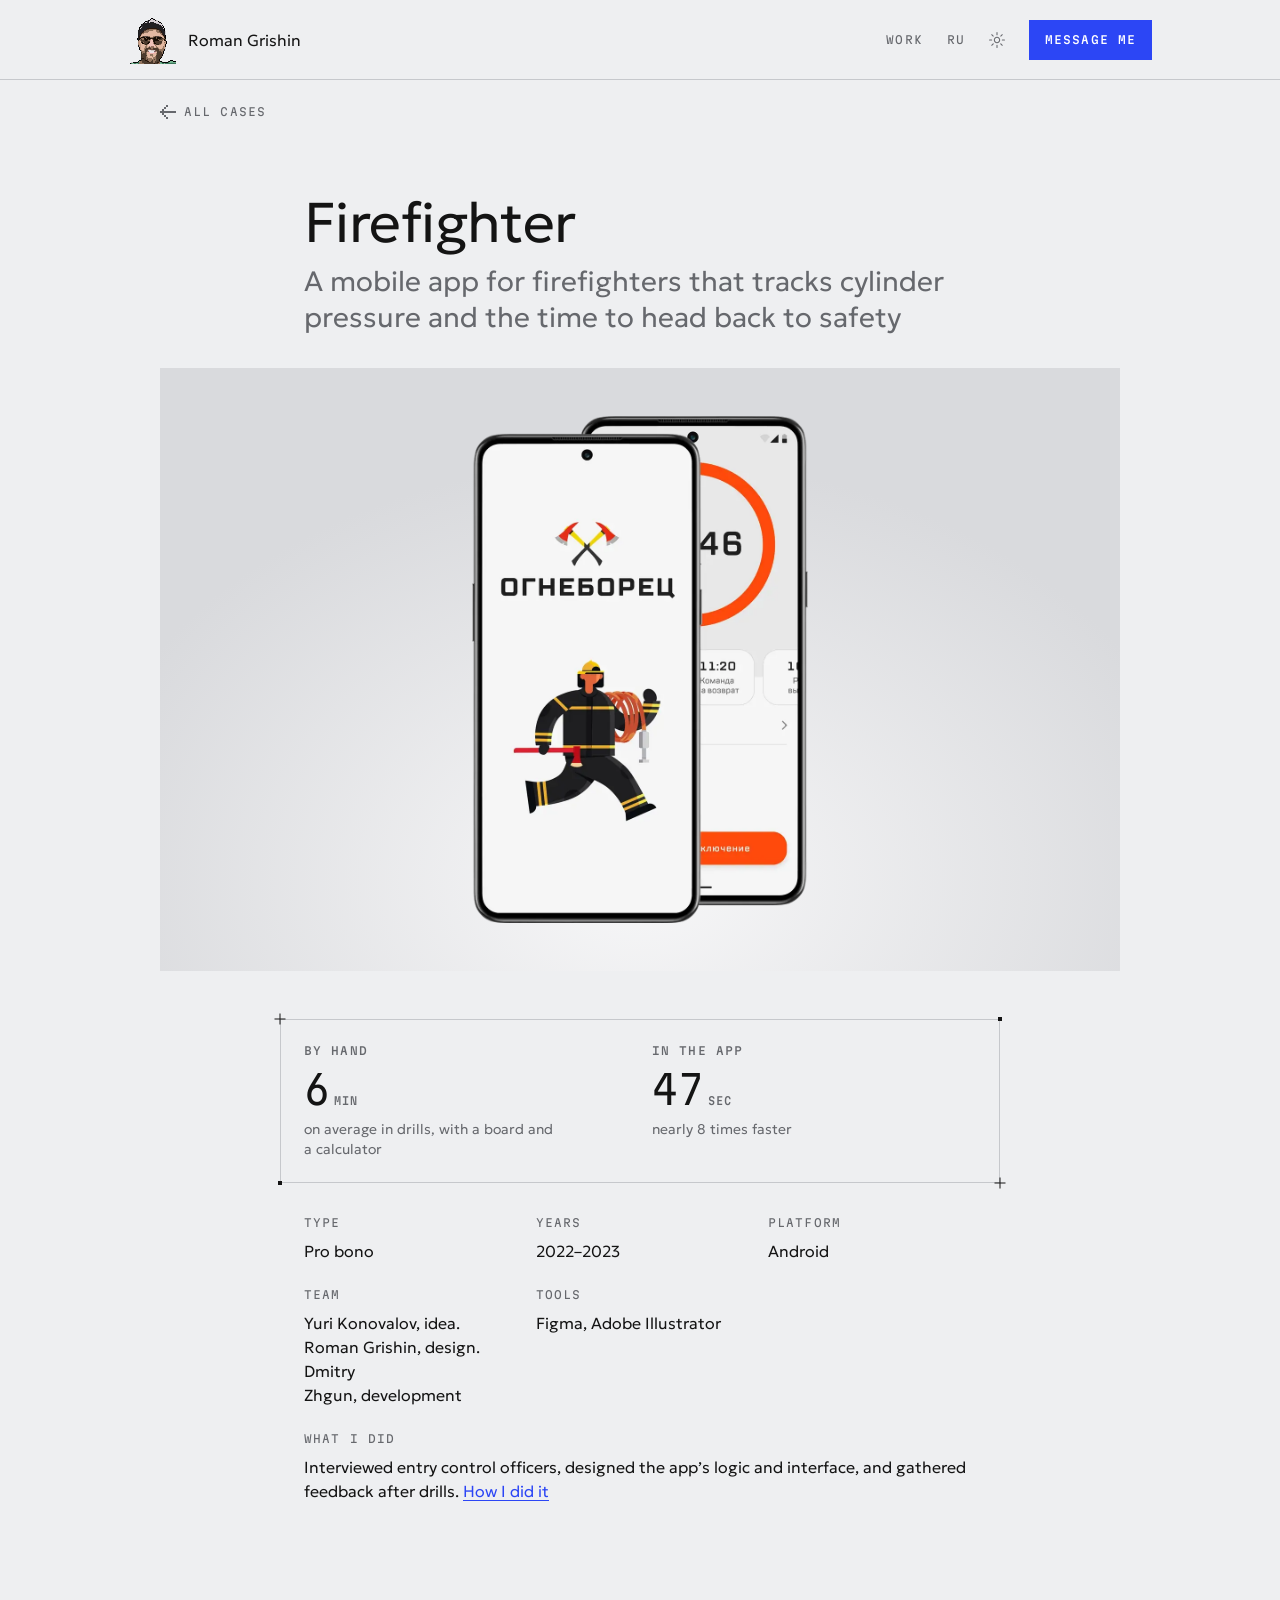
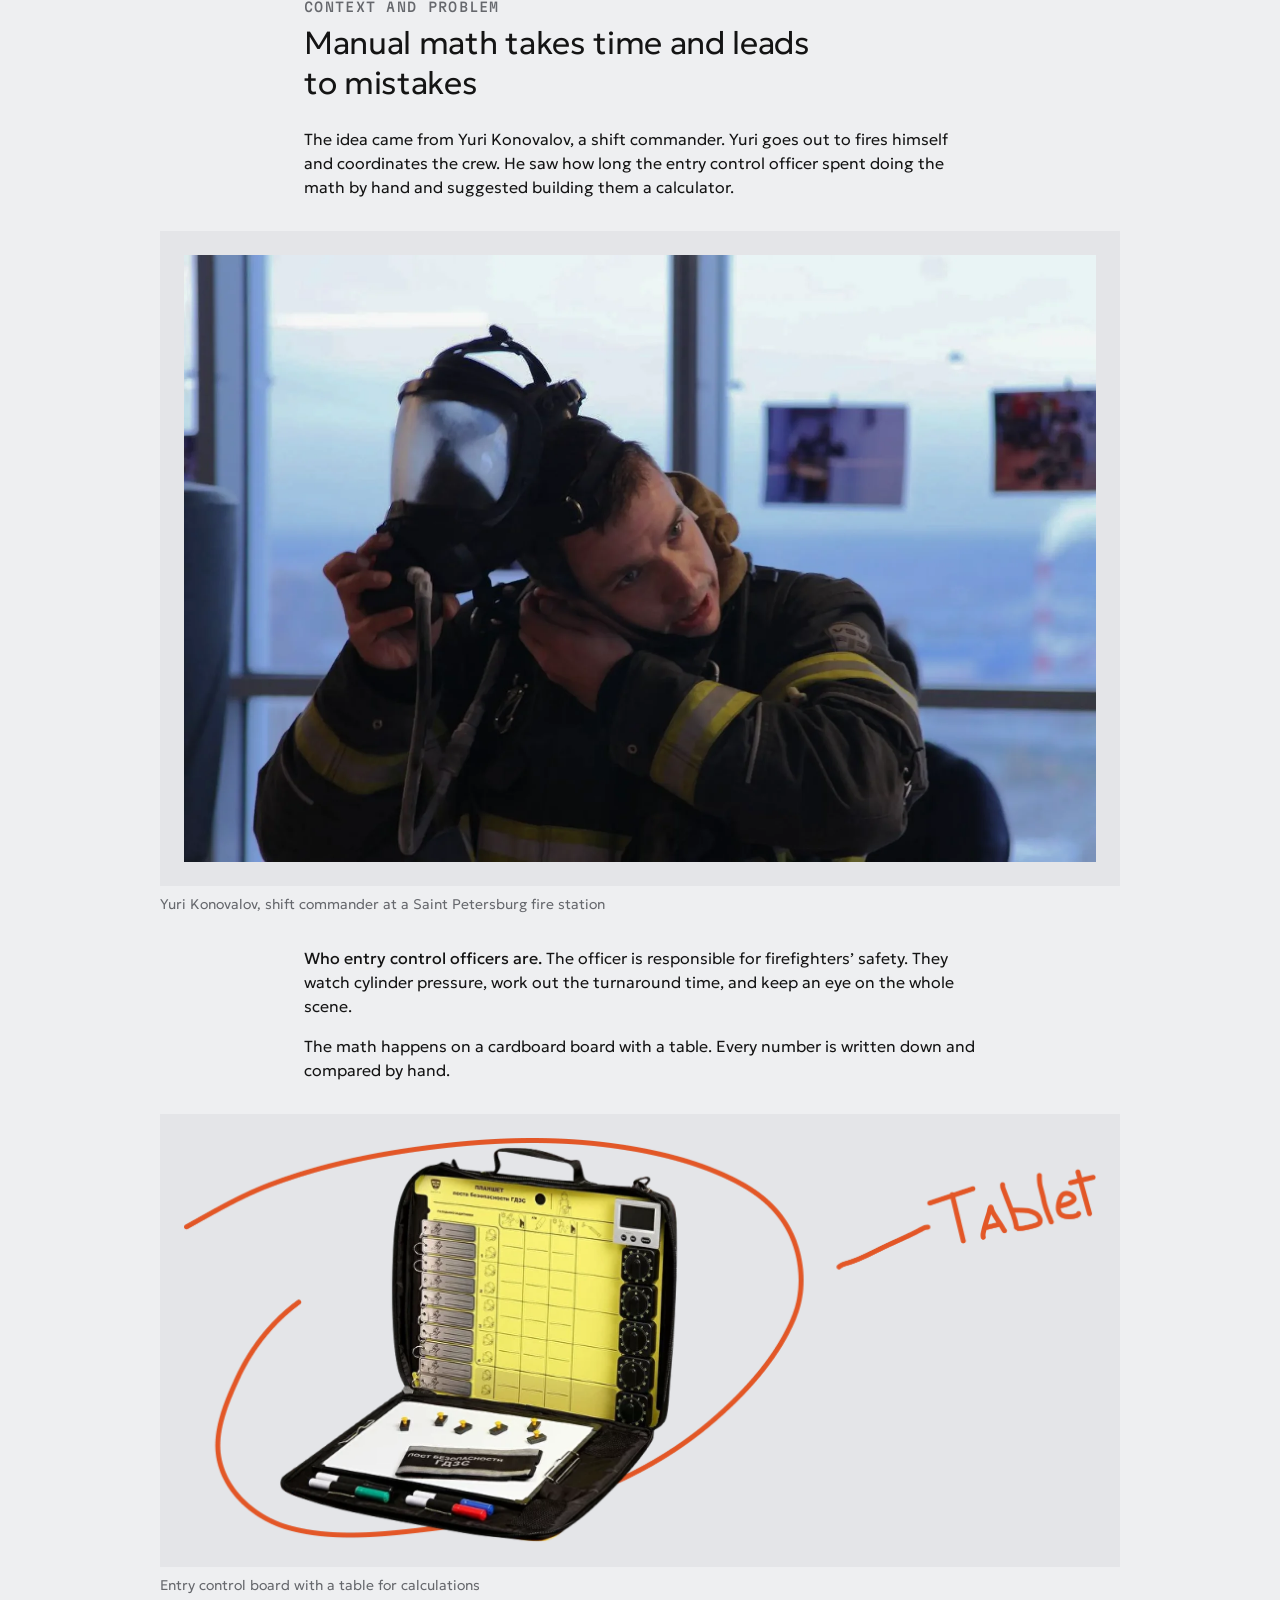
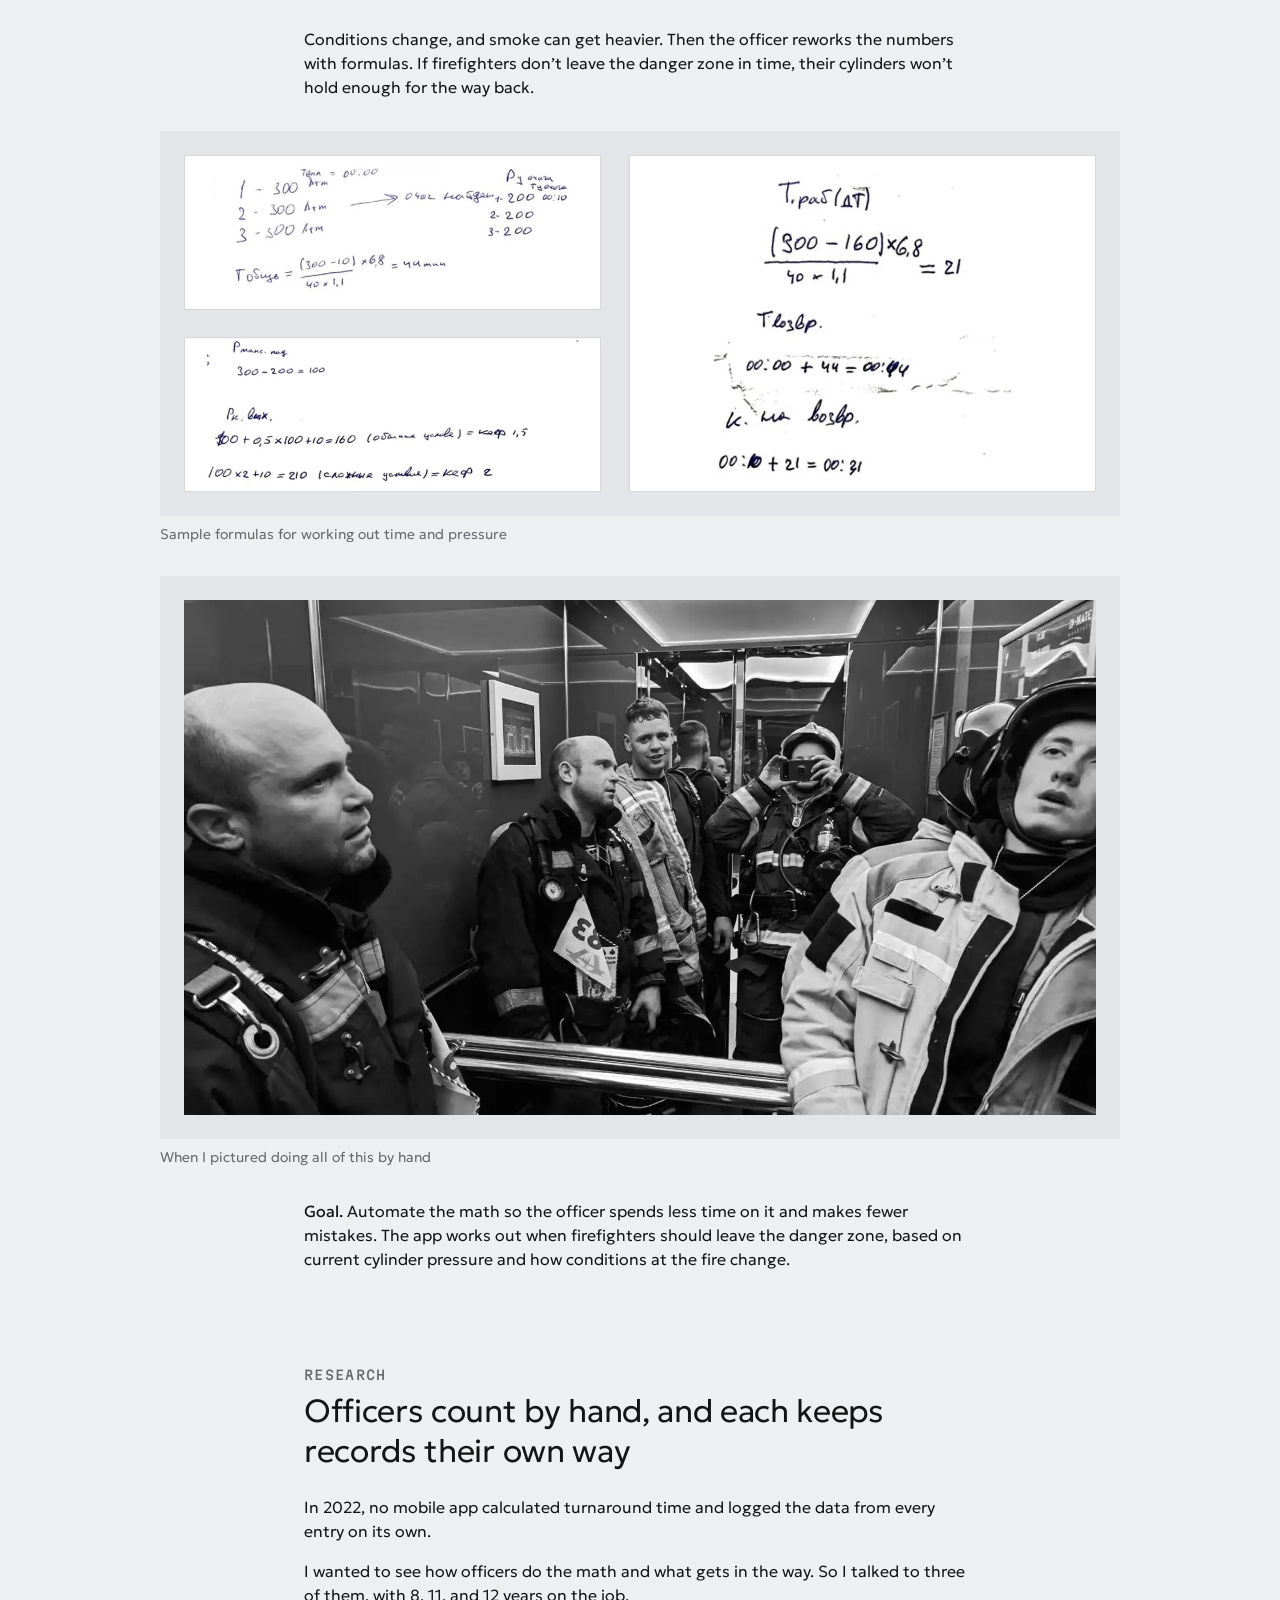
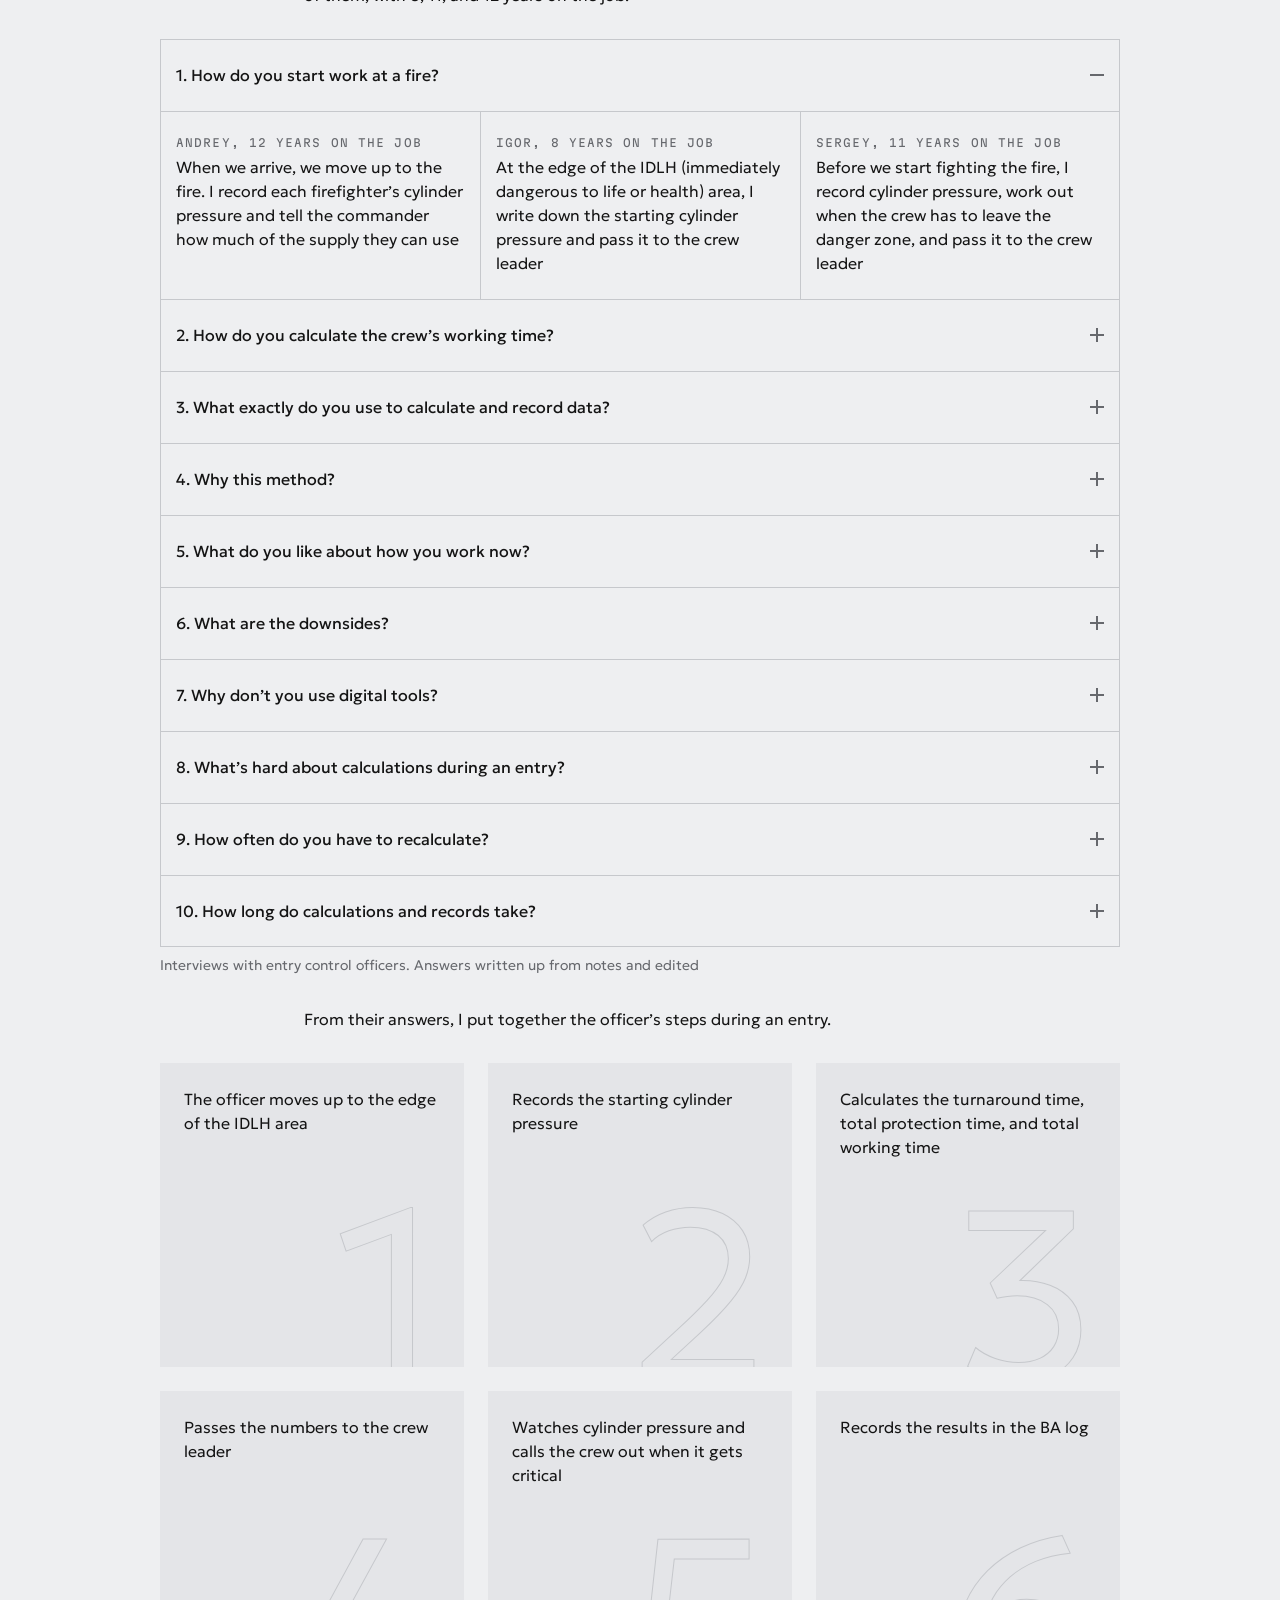
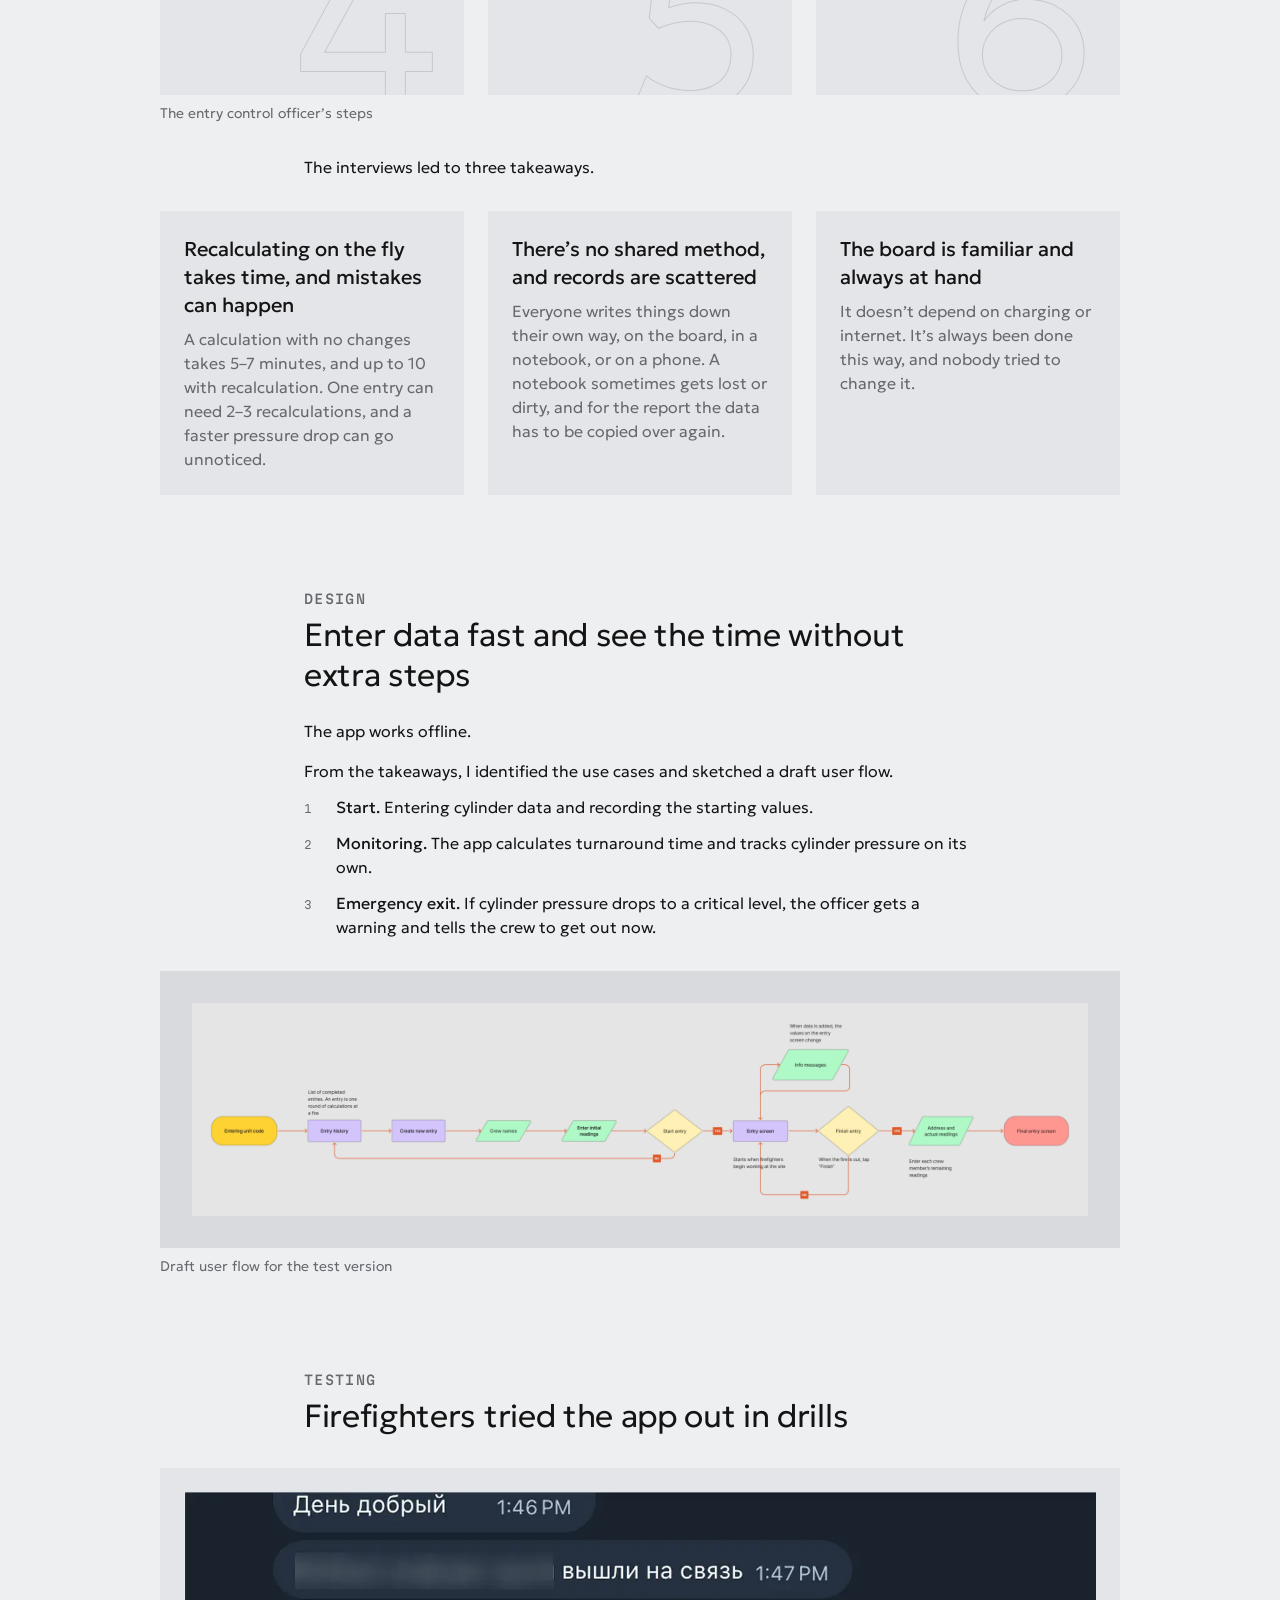
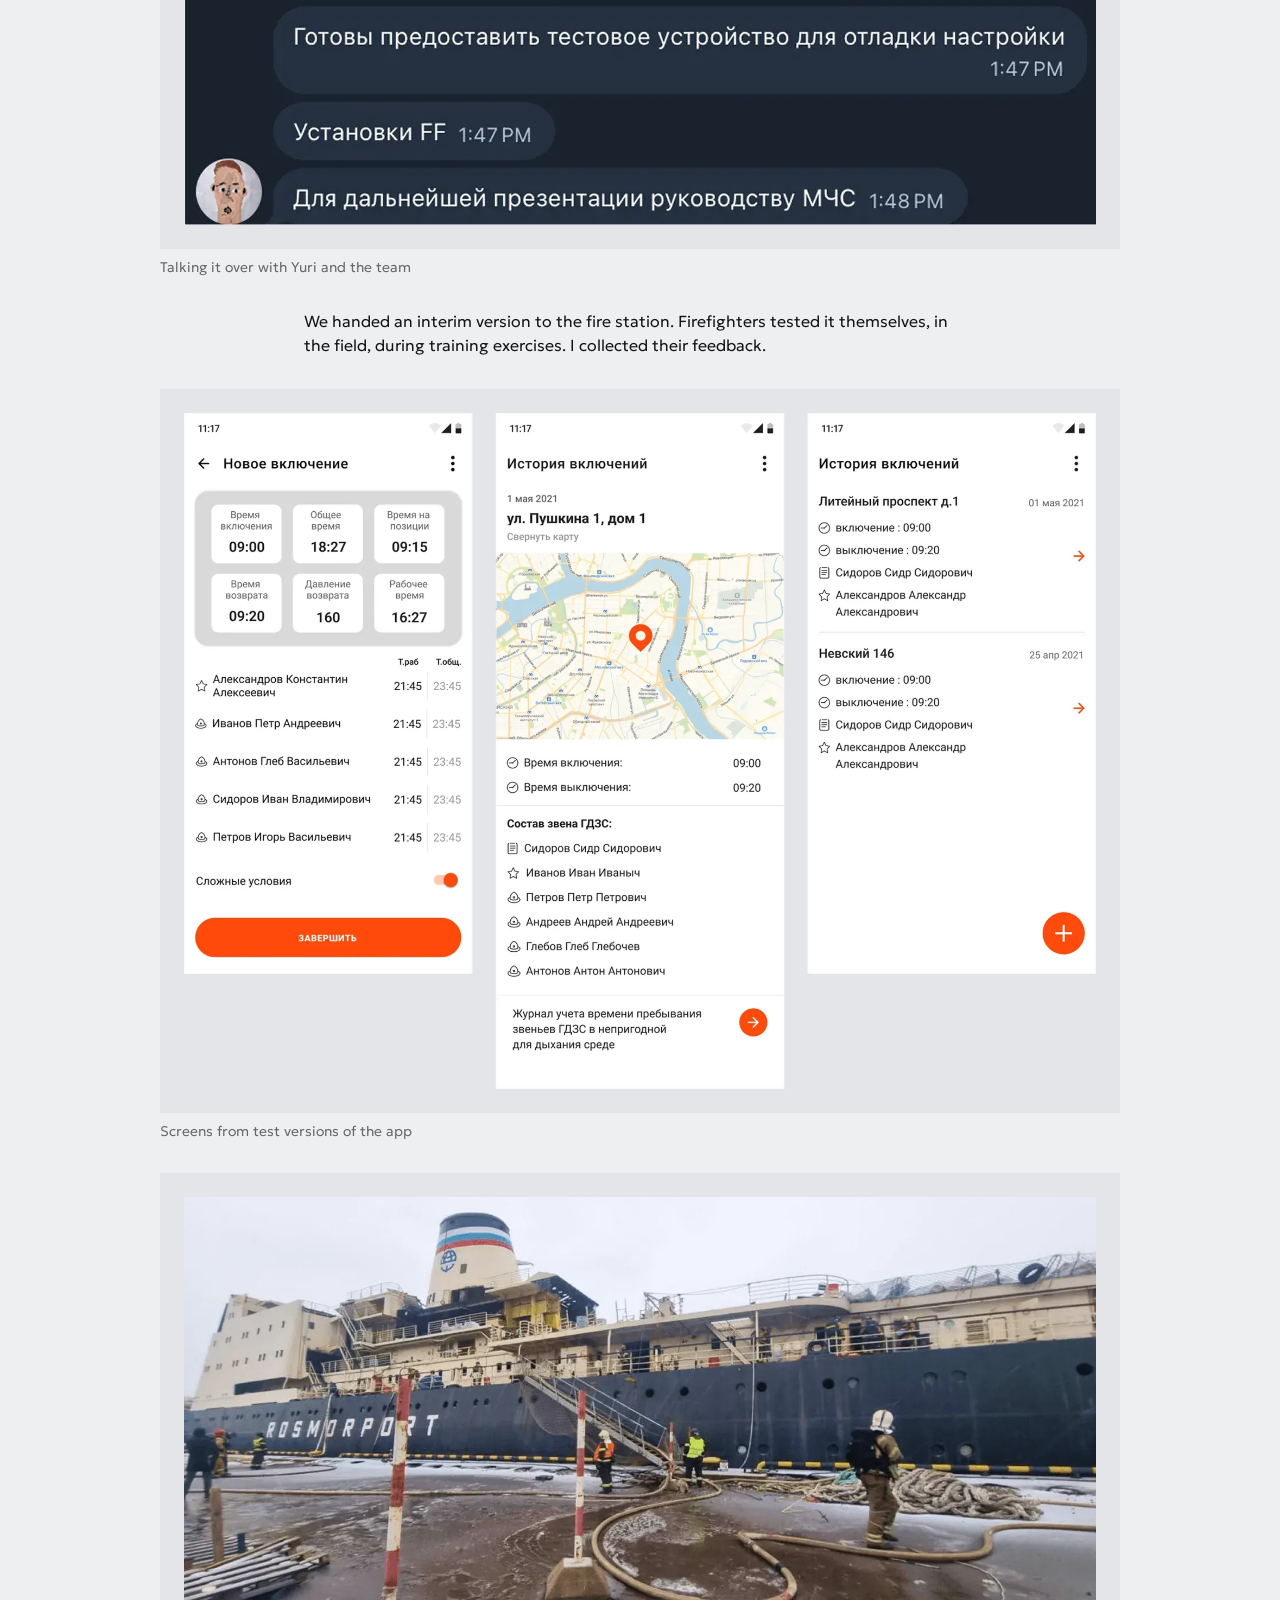
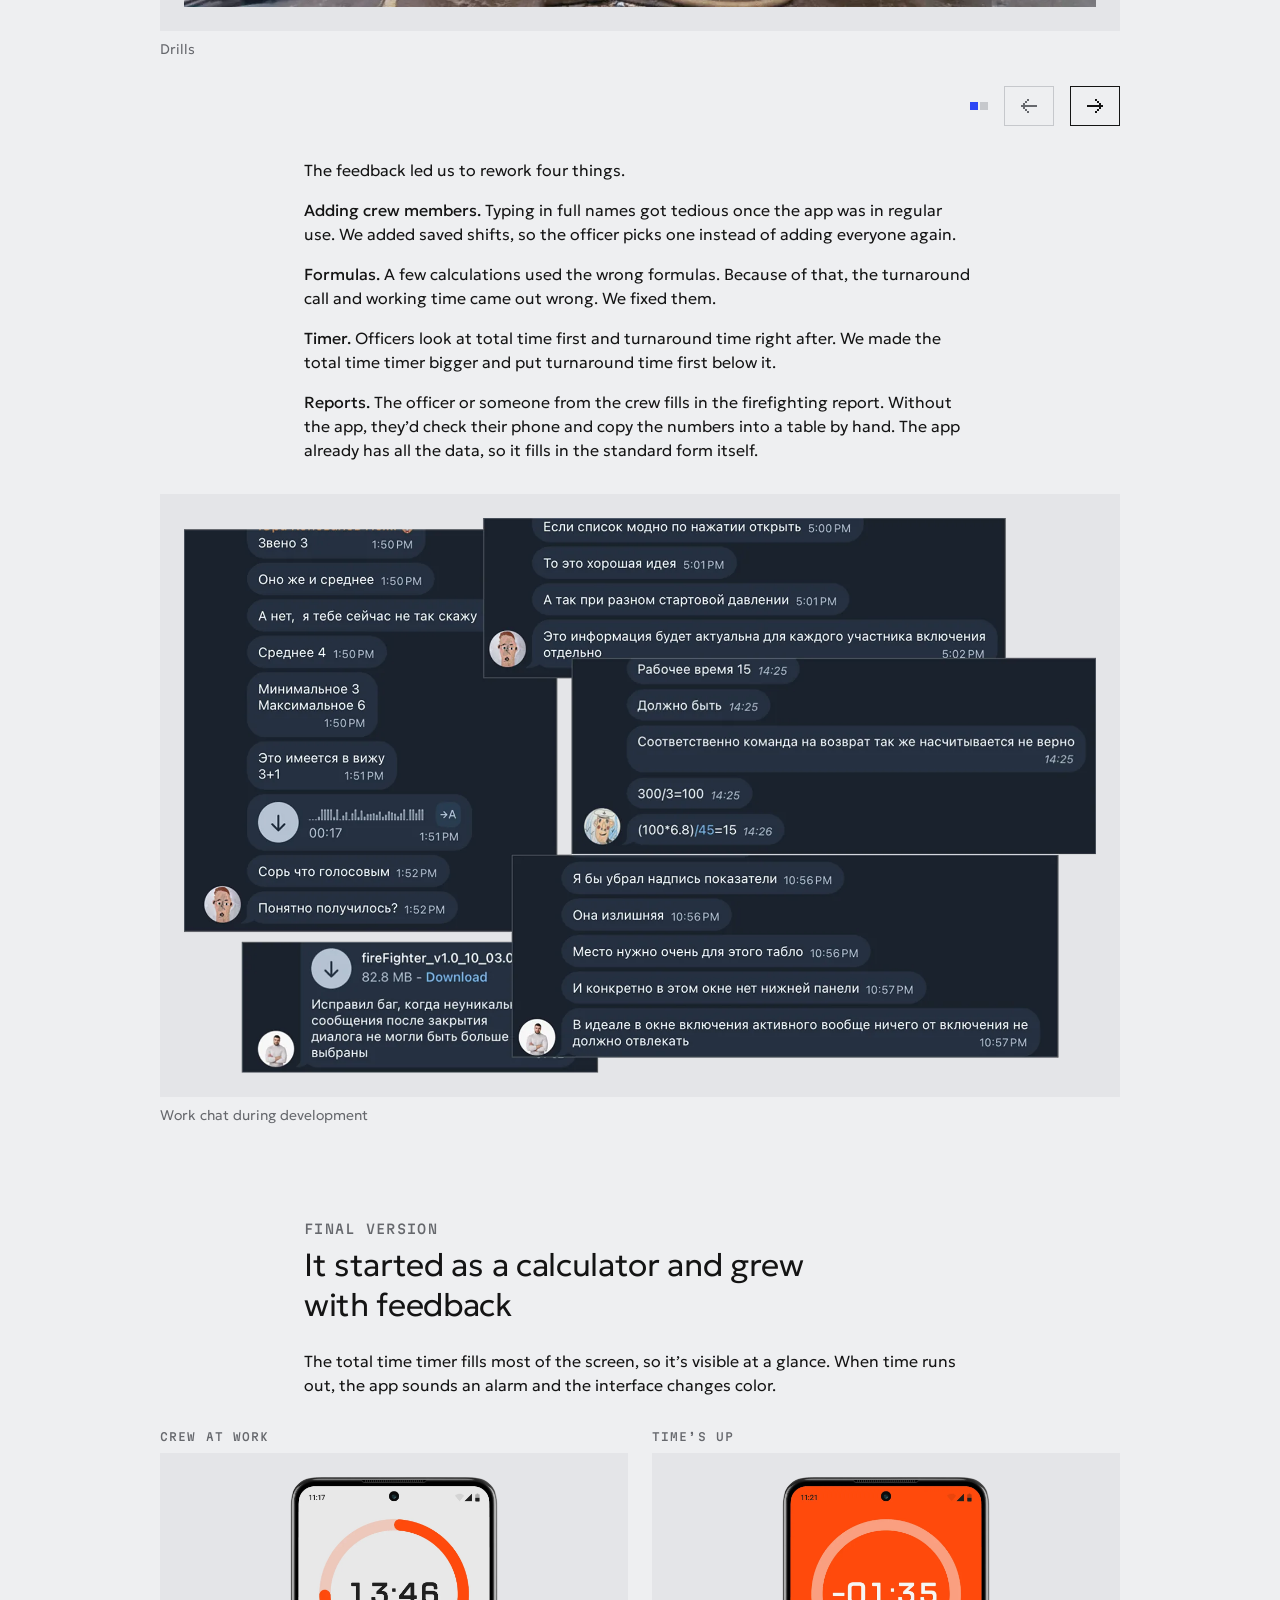
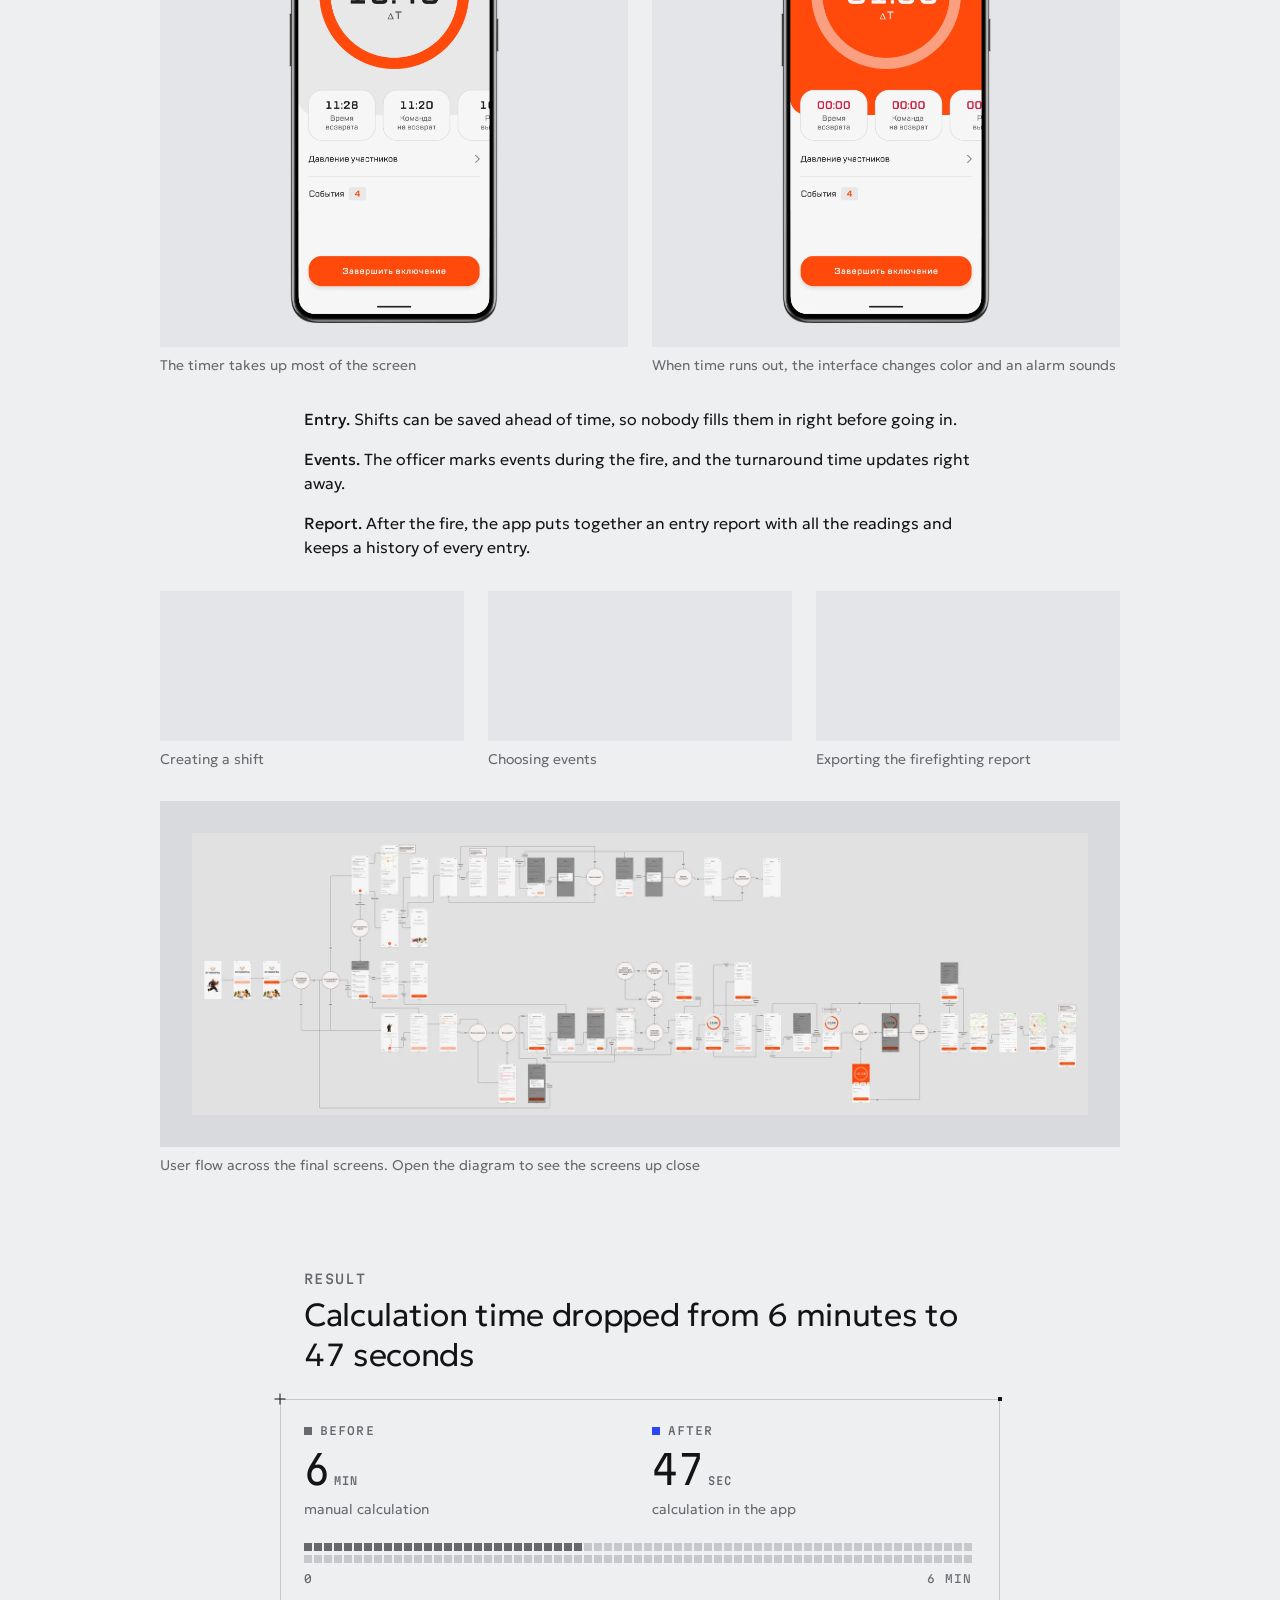
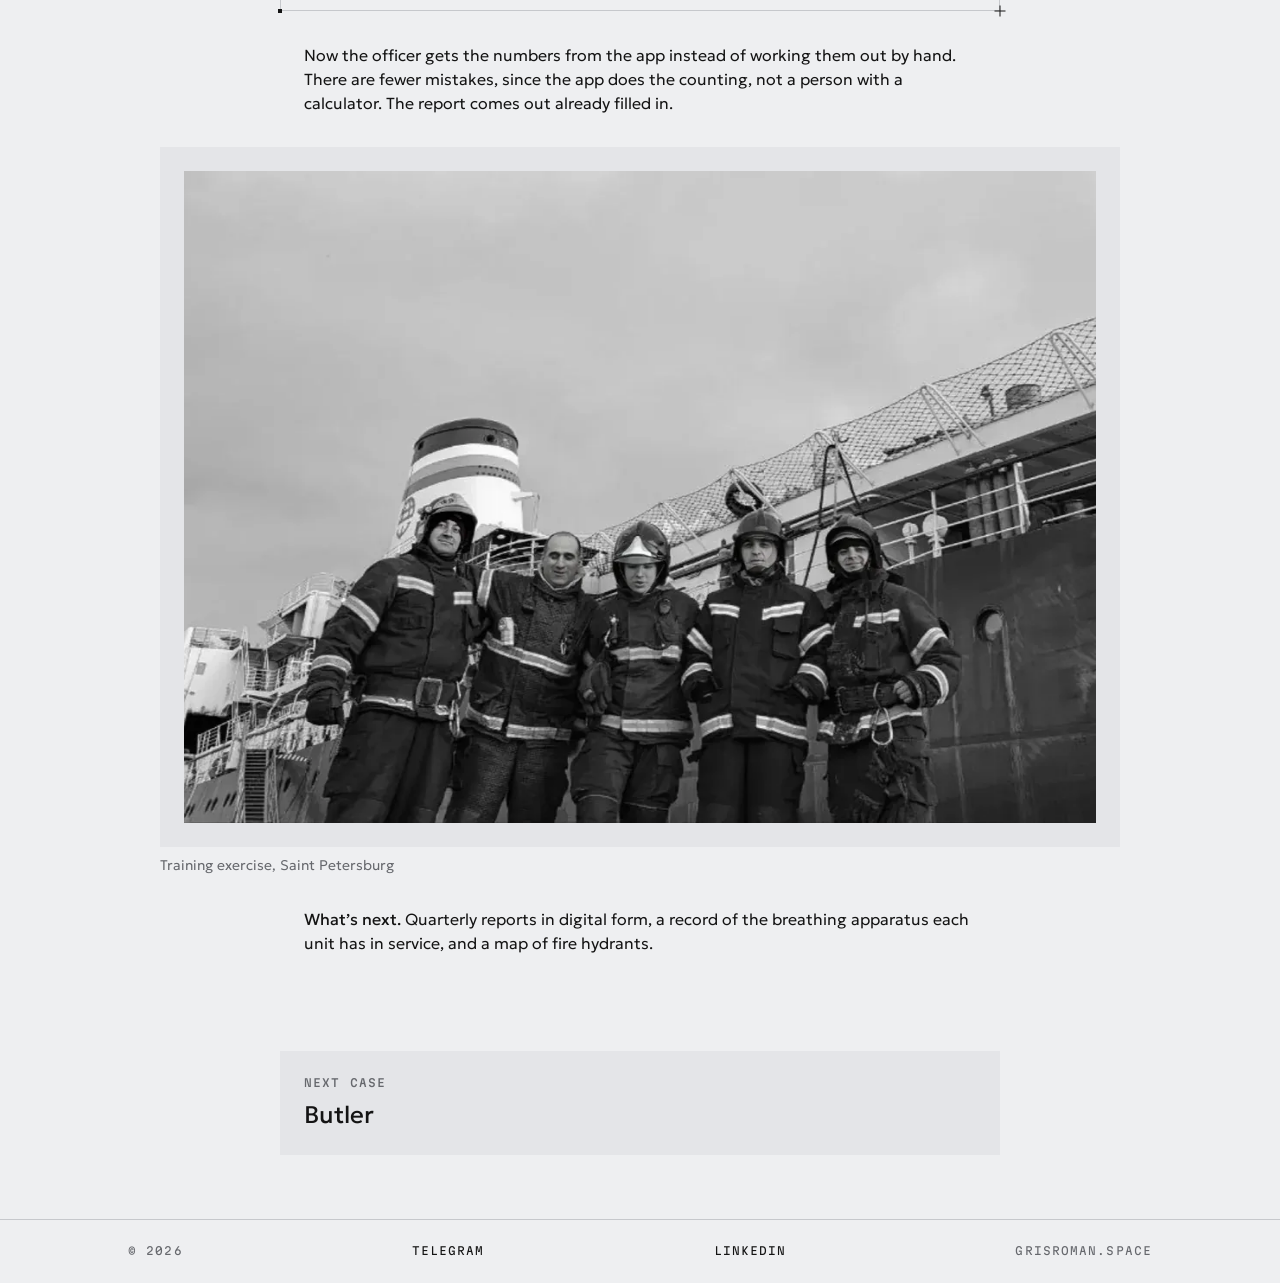
<file: en/cases/firefighter/index.html>
<!doctype html>
<html lang="en">
<head>
  <meta charset="utf-8">
  <meta name="viewport" content="width=device-width, initial-scale=1">
  <title>Firefighter — case study by Roman Grishin</title>
  <meta name="description" content="A mobile app for firefighters that works out a crew’s turnaround time in 47 seconds instead of 6 minutes by hand.">
  <link rel="alternate" hreflang="ru" href="https://grisroman.space/cases/firefighter/">
  <link rel="alternate" hreflang="en" href="https://grisroman.space/en/cases/firefighter/">
  <script>
    (function () {
      var root = document.documentElement;
      try { var t = localStorage.getItem('theme'); if (t === 'light' || t === 'dark') root.dataset.theme = t; } catch (e) {}
      root.classList.add('js');
    })();
  </script>
  <link rel="preconnect" href="https://fonts.googleapis.com">
  <link rel="preconnect" href="https://fonts.gstatic.com" crossorigin>
  <link rel="stylesheet" href="https://fonts.googleapis.com/css2?family=Geologica:wght@300;400&family=Martian+Mono:wdth,wght@87.5..100,300..500&display=swap">
  <link rel="stylesheet" href="../../../css/tokens.css?v=43">
  <link rel="stylesheet" href="../../../css/base.css?v=38">
  <link rel="stylesheet" href="../../../css/home.css?v=52">
  <link rel="stylesheet" href="../../../css/case.css?v=60">
  <link rel="icon" href="../../../img/avatar.png">
  <script src="../../../js/main.js?v=52" defer></script>
  <!-- Аналитика GoatCounter: без cookies, баннер не нужен. Локальный просмотр (localhost) не считается -->
  <script data-goatcounter="https://grisroman.goatcounter.com/count" async src="https://gc.zgo.at/count.js"></script>
</head>
<body>

<header class="site-header ln ln-b">
  <div class="shell">
    <div class="canvas header">
      <a class="header__me" href="../../" aria-label="Roman Grishin, home">
        <img class="header__avatar" src="../../../img/avatar.png" alt="" width="48" height="48">
        <span class="header__name text-l">Roman Grishin</span>
      </a>
      <nav class="header__nav" aria-label="Main navigation">
        <a class="nav-link label-s" href="../../#cases">Work</a>
        <a class="nav-link label-s" href="../../../cases/firefighter/" lang="ru" hreflang="ru">RU</a>
        <button class="nav-link label-s theme-toggle" type="button" aria-label="Toggle theme">
          <!-- Иконки Radix Icons (MIT): солнце в светлой теме, луна в тёмной -->
          <svg class="theme-icon theme-light" viewBox="0 0 15 15" aria-hidden="true"><path d="M7.5 0C7.77614 0 8 0.223858 8 0.5V2.5C8 2.77614 7.77614 3 7.5 3C7.22386 3 7 2.77614 7 2.5V0.5C7 0.223858 7.22386 0 7.5 0ZM2.1967 2.1967C2.39196 2.00144 2.70854 2.00144 2.90381 2.1967L4.31802 3.61091C4.51328 3.80617 4.51328 4.12276 4.31802 4.31802C4.12276 4.51328 3.80617 4.51328 3.61091 4.31802L2.1967 2.90381C2.00144 2.70854 2.00144 2.39196 2.1967 2.1967ZM0.5 7C0.223858 7 0 7.22386 0 7.5C0 7.77614 0.223858 8 0.5 8H2.5C2.77614 8 3 7.77614 3 7.5C3 7.22386 2.77614 7 2.5 7H0.5ZM2.1967 12.8033C2.00144 12.608 2.00144 12.2915 2.1967 12.0962L3.61091 10.682C3.80617 10.4867 4.12276 10.4867 4.31802 10.682C4.51328 10.8772 4.51328 11.1938 4.31802 11.3891L2.90381 12.8033C2.70854 12.9986 2.39196 12.9986 2.1967 12.8033ZM12.5 7C12.2239 7 12 7.22386 12 7.5C12 7.77614 12.2239 8 12.5 8H14.5C14.7761 8 15 7.77614 15 7.5C15 7.22386 14.7761 7 14.5 7H12.5ZM10.682 4.31802C10.4867 4.12276 10.4867 3.80617 10.682 3.61091L12.0962 2.1967C12.2915 2.00144 12.608 2.00144 12.8033 2.1967C12.9986 2.39196 12.9986 2.70854 12.8033 2.90381L11.3891 4.31802C11.1938 4.51328 10.8772 4.51328 10.682 4.31802ZM8 12.5C8 12.2239 7.77614 12 7.5 12C7.22386 12 7 12.2239 7 12.5V14.5C7 14.7761 7.22386 15 7.5 15C7.77614 15 8 14.7761 8 14.5V12.5ZM10.682 10.682C10.8772 10.4867 11.1938 10.4867 11.3891 10.682L12.8033 12.0962C12.9986 12.2915 12.9986 12.608 12.8033 12.8033C12.608 12.9986 12.2915 12.9986 12.0962 12.8033L10.682 11.3891C10.4867 11.1938 10.4867 10.8772 10.682 10.682ZM5.5 7.5C5.5 6.39543 6.39543 5.5 7.5 5.5C8.60457 5.5 9.5 6.39543 9.5 7.5C9.5 8.60457 8.60457 9.5 7.5 9.5C6.39543 9.5 5.5 8.60457 5.5 7.5ZM7.5 4.5C5.84315 4.5 4.5 5.84315 4.5 7.5C4.5 9.15685 5.84315 10.5 7.5 10.5C9.15685 10.5 10.5 9.15685 10.5 7.5C10.5 5.84315 9.15685 4.5 7.5 4.5Z" fill="currentColor" fill-rule="evenodd" clip-rule="evenodd"/></svg>
          <svg class="theme-icon theme-dark" viewBox="0 0 15 15" aria-hidden="true"><path d="M2.89998 0.499976C2.89998 0.279062 2.72089 0.0999756 2.49998 0.0999756C2.27906 0.0999756 2.09998 0.279062 2.09998 0.499976V1.09998H1.49998C1.27906 1.09998 1.09998 1.27906 1.09998 1.49998C1.09998 1.72089 1.27906 1.89998 1.49998 1.89998H2.09998V2.49998C2.09998 2.72089 2.27906 2.89998 2.49998 2.89998C2.72089 2.89998 2.89998 2.72089 2.89998 2.49998V1.89998H3.49998C3.72089 1.89998 3.89998 1.72089 3.89998 1.49998C3.89998 1.27906 3.72089 1.09998 3.49998 1.09998H2.89998V0.499976ZM5.89998 3.49998C5.89998 3.27906 5.72089 3.09998 5.49998 3.09998C5.27906 3.09998 5.09998 3.27906 5.09998 3.49998V4.09998H4.49998C4.27906 4.09998 4.09998 4.27906 4.09998 4.49998C4.09998 4.72089 4.27906 4.89998 4.49998 4.89998H5.09998V5.49998C5.09998 5.72089 5.27906 5.89998 5.49998 5.89998C5.72089 5.89998 5.89998 5.72089 5.89998 5.49998V4.89998H6.49998C6.72089 4.89998 6.89998 4.72089 6.89998 4.49998C6.89998 4.27906 6.72089 4.09998 6.49998 4.09998H5.89998V3.49998ZM1.89998 6.49998C1.89998 6.27906 1.72089 6.09998 1.49998 6.09998C1.27906 6.09998 1.09998 6.27906 1.09998 6.49998V7.09998H0.499976C0.279062 7.09998 0.0999756 7.27906 0.0999756 7.49998C0.0999756 7.72089 0.279062 7.89998 0.499976 7.89998H1.09998V8.49998C1.09998 8.72089 1.27906 8.89997 1.49998 8.89997C1.72089 8.89997 1.89998 8.72089 1.89998 8.49998V7.89998H2.49998C2.72089 7.89998 2.89998 7.72089 2.89998 7.49998C2.89998 7.27906 2.72089 7.09998 2.49998 7.09998H1.89998V6.49998ZM8.54406 0.98184L8.24618 0.941586C8.03275 0.917676 7.90692 1.1655 8.02936 1.34194C8.17013 1.54479 8.29981 1.75592 8.41754 1.97445C8.91878 2.90485 9.20322 3.96932 9.20322 5.10022C9.20322 8.37201 6.82247 11.0878 3.69887 11.6097C3.45736 11.65 3.20988 11.6772 2.96008 11.6906C2.74563 11.702 2.62729 11.9535 2.77721 12.1072C2.84551 12.1773 2.91535 12.2458 2.98667 12.3128L3.05883 12.3795L3.31883 12.6045L3.50684 12.7532L3.62796 12.8433L3.81491 12.9742L3.99079 13.089C4.11175 13.1651 4.23536 13.2375 4.36157 13.3059L4.62496 13.4412L4.88553 13.5607L5.18837 13.6828L5.43169 13.7686C5.56564 13.8128 5.70149 13.8529 5.83857 13.8885C5.94262 13.9155 6.04767 13.9401 6.15405 13.9622C6.27993 13.9883 6.40713 14.0109 6.53544 14.0298L6.85241 14.0685L7.11934 14.0892C7.24637 14.0965 7.37436 14.1002 7.50322 14.1002C11.1483 14.1002 14.1032 11.1453 14.1032 7.50023C14.1032 7.25044 14.0893 7.00389 14.0623 6.76131L14.0255 6.48407C13.991 6.26083 13.9453 6.04129 13.8891 5.82642C13.8213 5.56709 13.7382 5.31398 13.6409 5.06881L13.5279 4.80132L13.4507 4.63542L13.3766 4.48666C13.2178 4.17773 13.0353 3.88295 12.8312 3.60423L12.6782 3.40352L12.4793 3.16432L12.3157 2.98361L12.1961 2.85951L12.0355 2.70246L11.8134 2.50184L11.4925 2.24191L11.2483 2.06498L10.9562 1.87446L10.6346 1.68894L10.3073 1.52378L10.1938 1.47176L9.95488 1.3706L9.67791 1.2669L9.42566 1.1846L9.10075 1.09489L8.83599 1.03486L8.54406 0.98184ZM10.4032 5.30023C10.4032 4.27588 10.2002 3.29829 9.83244 2.40604C11.7623 3.28995 13.1032 5.23862 13.1032 7.50023C13.1032 10.593 10.596 13.1002 7.50322 13.1002C6.63646 13.1002 5.81597 12.9036 5.08355 12.5522C6.5419 12.0941 7.81081 11.2082 8.74322 10.0416C8.87963 10.2284 9.10028 10.3497 9.34928 10.3497C9.76349 10.3497 10.0993 10.0139 10.0993 9.59971C10.0993 9.24256 9.84965 8.94373 9.51535 8.86816C9.57741 8.75165 9.63653 8.63334 9.6926 8.51332C9.88358 8.63163 10.1088 8.69993 10.35 8.69993C11.0403 8.69993 11.6 8.14028 11.6 7.44993C11.6 6.75976 11.0406 6.20024 10.3505 6.19993C10.3853 5.90487 10.4032 5.60464 10.4032 5.30023Z" fill="currentColor" fill-rule="evenodd" clip-rule="evenodd"/></svg>
        </button>
        <a class="btn label-m" data-goatcounter-click="write-header" href="https://t.me/grisroman" target="_blank" rel="noopener">Message me<span class="visually-hidden"> on Telegram (opens in a new tab)</span></a>
      </nav>
    </div>
  </div>
<div class="read-progress" data-read-progress aria-hidden="true" hidden></div>
</header>

<!-- Оглавление кейса: вне холста, закреплено слева на широком экране, видно в зоне разделов -->
<nav class="toc" aria-label="Case sections">
  <ol class="toc__list">
    <li><a class="toc__link label-s" href="#context">Context and problem</a></li>
    <li><a class="toc__link label-s" href="#research">Research</a></li>
    <li><a class="toc__link label-s" href="#design">Design</a></li>
    <li><a class="toc__link label-s" href="#testing">Testing</a></li>
    <li><a class="toc__link label-s" href="#final">Final version</a></li>
    <li><a class="toc__link label-s" href="#result">Result</a></li>
  </ol>
</nav>

<div class="shell">
  <main class="canvas longread">

    <div class="case-top grid-pad">
      <a class="back-link label-s" href="../../#cases">
        <svg class="px-arrow px-arrow--back" viewBox="0 0 8 7" shape-rendering="crispEdges" aria-hidden="true"><path d="M0 3h8v1H0zM4 0h1v1H4zM5 1h1v1H5zM6 2h1v1H6zM6 4h1v1H6zM5 5h1v1H5zM4 6h1v1H4z" fill="currentColor"/></svg>
        All cases
      </a>
    </div>

    <!-- Hero: заголовок → обложка → результаты → о проекте -->
    <section class="case-hero grid" data-reveal>
      <div class="case-hero__text">
        <h1 class="h1">Firefighter</h1>
        <p class="subtitle-1 muted">A mobile app for firefighters that tracks cylinder pressure and the time to head back to safety</p>
      </div>
    </section>

    <div class="case-cover">
      <img class="cover-phones theme-light" src="../../../cases/firefighter/img/cover.webp" alt="Firefighter app screens: splash screen and crew work timer" width="756" height="1140">
      <img class="cover-phones theme-dark" src="../../../cases/firefighter/img/cover-dark.webp" alt="Firefighter app screens: splash screen and crew work timer" width="756" height="1140">
    </div>

    <!-- Главный результат — один якорь: время расчёта -->
    <section class="case-results grid" aria-label="Result" data-reveal>
      <div class="result-box ln ln-t ln-b ln-l ln-r">
        <i class="mark mark--cross at-tl" aria-hidden="true"></i>
        <i class="mark mark--dot at-tr" aria-hidden="true"></i>
        <i class="mark mark--dot at-bl" aria-hidden="true"></i>
        <i class="mark mark--cross at-br" aria-hidden="true"></i>
        <div class="factoid">
          <p class="label-m muted">By hand</p>
          <p class="h2 value">6<span class="value__unit label-m muted">min</span></p>
          <p class="text-s muted">on average in drills, with a board and a&nbsp;calculator</p>
        </div>
        <div class="factoid">
          <p class="label-m muted">In the app</p>
          <p class="h2 value">47<span class="value__unit label-m muted">sec</span></p>
          <p class="text-s muted">nearly 8&nbsp;times faster</p>
        </div>
      </div>
    </section>

    <section class="case-meta grid" aria-label="About the project" data-reveal>
      <dl class="project">
        <div class="meta-pair"><dt class="label-s muted">Type</dt><dd class="text-l">Pro bono</dd></div>
        <div class="meta-pair"><dt class="label-s muted">Years</dt><dd class="text-l">2022–2023</dd></div>
        <div class="meta-pair"><dt class="label-s muted">Platform</dt><dd class="text-l">Android</dd></div>
        <div class="meta-pair"><dt class="label-s muted">Team</dt><dd class="text-l">Yuri Konovalov, idea. Roman Grishin, design. Dmitry Zhgun,&nbsp;development</dd></div>
        <div class="meta-pair"><dt class="label-s muted">Tools</dt><dd class="text-l">Figma, Adobe&nbsp;Illustrator</dd></div>
        <div class="meta-pair meta-pair--wide">
          <dt class="label-s muted">What I did</dt>
          <dd class="text-l">Interviewed entry control officers, designed the app’s logic and interface, and gathered feedback after drills. <a class="link" href="#design">How I did it</a></dd>
        </div>
      </dl>
    </section>

    <!-- 1. Контекст и проблема -->
    <section class="section grid" id="context" data-reveal>
      <div class="section__aside"><p class="section__label label-l">Context and problem</p></div>
      <div class="section__body">
        <h2 class="h3">Manual math takes time and leads to&nbsp;mistakes</h2>
        <p class="text-l">The idea came from Yuri Konovalov, a shift commander. Yuri goes out to fires himself and coordinates the crew. He saw how long the entry control officer spent doing the math by hand and suggested building them a calculator.</p>
      </div>
      <figure class="section__wide figure">
        <button class="figure__stage figure__zoom" type="button" data-zoom="fit" aria-label="Open the photo full screen">
          <img src="../../../cases/firefighter/img/yura.webp" alt="Yuri Konovalov in firefighter uniform" width="1680" height="1119" loading="lazy" decoding="async">
        </button>
        <figcaption class="text-s">Yuri Konovalov, shift commander at a Saint Petersburg fire station</figcaption>
      </figure>
      <div class="section__body">
        <p class="text-l"><strong>Who entry control officers are.</strong> The officer is responsible for firefighters’ safety. They watch cylinder pressure, work out the turnaround time, and keep an eye on the whole scene.</p>
        <p class="text-l">The math happens on a cardboard board with a table. Every number is written down and compared by hand.</p>
      </div>
      <figure class="section__wide figure">
        <button class="figure__stage figure__zoom" type="button" data-zoom="fit" aria-label="Open the image full screen">
          <img class="theme-light" src="img/plan.webp" alt="An open entry control board with a table and markers" width="1840" height="817" loading="lazy" decoding="async">
          <img class="theme-dark" src="img/plan.webp" alt="An open entry control board with a table and markers" width="1840" height="817" loading="lazy" decoding="async">
        </button>
        <figcaption class="text-s">Entry control board with a table for calculations</figcaption>
      </figure>
      <div class="section__body">
        <p class="text-l">Conditions change, and smoke can get heavier. Then the officer reworks the numbers with formulas. If firefighters don’t leave the danger zone in time, their cylinders won’t hold enough for the way back.</p>
      </div>
      <figure class="section__wide figure">
        <button class="figure__stage figure__zoom" type="button" data-zoom="fit" aria-label="Open the image full screen">
          <img src="../../../cases/firefighter/img/formula.webp" alt="Handwritten calculations of working time and cylinder pressure" width="1600" height="592" loading="lazy" decoding="async">
        </button>
        <figcaption class="text-s">Sample formulas for working out time and pressure</figcaption>
      </figure>
      <figure class="section__wide figure">
        <button class="figure__stage figure__zoom" type="button" data-zoom="fit" aria-label="Open the photo full screen">
          <img src="../../../cases/firefighter/img/gdzs.webp" alt="Firefighters in gear looking up thoughtfully" width="1680" height="947" loading="lazy" decoding="async">
        </button>
        <figcaption class="text-s">When I pictured doing all of this by hand</figcaption>
      </figure>
      <div class="section__body">
        <p class="text-l"><strong>Goal.</strong> Automate the math so the officer spends less time on it and makes fewer mistakes. The app works out when firefighters should leave the danger zone, based on current cylinder pressure and how conditions at the fire change.</p>
      </div>
    </section>

    <!-- 2. Исследование -->
    <section class="section grid" id="research" data-reveal>
      <div class="section__aside"><p class="section__label label-l">Research</p></div>
      <div class="section__body">
        <h2 class="h3">Officers count by hand, and each keeps records their own&nbsp;way</h2>
        <p class="text-l">In 2022, no mobile app calculated turnaround time and logged the data from every entry on its own.</p>
        <p class="text-l">I wanted to see how officers do the math and what gets in the way. So I talked to three of them, with 8, 11, and 12&nbsp;years on the job.</p>
      </div>
      <figure class="section__wide figure">
        <div class="interview ln" data-accordion>
          <div class="interview__head ln" aria-hidden="true">
            <p class="label-s muted ln">Andrey, 12&nbsp;years on the job</p>
            <p class="label-s muted ln">Igor, 8&nbsp;years on the job</p>
            <p class="label-s muted ln">Sergey, 11&nbsp;years on the job</p>
          </div>
          <details class="interview__row ln ln-t" open>
            <summary class="interview__q text-l">1. How do you start work at a fire? <svg class="px-toggle" viewBox="0 0 7 7" shape-rendering="crispEdges" aria-hidden="true"><path d="M0 3h7v1H0z" fill="currentColor"/><path class="px-toggle__v" d="M3 0h1v3H3zM3 4h1v3H3z" fill="currentColor"/></svg></summary>
            <div class="interview__a ln">
              <div class="interview__answer ln"><p class="label-s">Andrey, 12&nbsp;years on the job</p><p class="text-l">When we arrive, we move up to the fire. I record each firefighter’s cylinder pressure and tell the commander how much of the supply they can use</p></div>
              <div class="interview__answer ln"><p class="label-s">Igor, 8&nbsp;years on the job</p><p class="text-l">At the edge of the IDLH (immediately dangerous to life or health) area, I write down the starting cylinder pressure and pass it to the crew leader</p></div>
              <div class="interview__answer ln"><p class="label-s">Sergey, 11&nbsp;years on the job</p><p class="text-l">Before we start fighting the fire, I record cylinder pressure, work out when the crew has to leave the danger zone, and pass it to the crew leader</p></div>
            </div>
          </details>
          <details class="interview__row ln ln-t" open>
            <summary class="interview__q text-l">2. How do you calculate the crew’s working time? <svg class="px-toggle" viewBox="0 0 7 7" shape-rendering="crispEdges" aria-hidden="true"><path d="M0 3h7v1H0z" fill="currentColor"/><path class="px-toggle__v" d="M3 0h1v3H3zM3 4h1v3H3z" fill="currentColor"/></svg></summary>
            <div class="interview__a ln">
              <div class="interview__answer ln"><p class="label-s">Andrey, 12&nbsp;years on the job</p><p class="text-l">I calculate the turnaround time from the starting pressure before they go into the IDLH area. While they’re fighting the fire, I recalculate the pressure and turnaround time. After they come out, I write down the remaining pressure and exit time</p></div>
              <div class="interview__answer ln"><p class="label-s">Igor, 8&nbsp;years on the job</p><p class="text-l">With formulas, before the entry. While they work, I recalculate the time left based on consumption</p></div>
              <div class="interview__answer ln"><p class="label-s">Sergey, 11&nbsp;years on the job</p><p class="text-l">I use the standard formulas before we start and recalculate as conditions change</p></div>
            </div>
          </details>
          <details class="interview__row ln ln-t" open>
            <summary class="interview__q text-l">3. What exactly do you use to calculate and record data? <svg class="px-toggle" viewBox="0 0 7 7" shape-rendering="crispEdges" aria-hidden="true"><path d="M0 3h7v1H0z" fill="currentColor"/><path class="px-toggle__v" d="M3 0h1v3H3zM3 4h1v3H3z" fill="currentColor"/></svg></summary>
            <div class="interview__a ln">
              <div class="interview__answer ln"><p class="label-s">Andrey, 12&nbsp;years on the job</p><p class="text-l">The board. I do the math on a calculator</p></div>
              <div class="interview__answer ln"><p class="label-s">Igor, 8&nbsp;years on the job</p><p class="text-l">Sometimes I make notes on my phone if I can’t write things down right away</p></div>
              <div class="interview__answer ln"><p class="label-s">Sergey, 11&nbsp;years on the job</p><p class="text-l">The board or a notebook</p></div>
            </div>
          </details>
          <details class="interview__row ln ln-t" open>
            <summary class="interview__q text-l">4. Why this method? <svg class="px-toggle" viewBox="0 0 7 7" shape-rendering="crispEdges" aria-hidden="true"><path d="M0 3h7v1H0z" fill="currentColor"/><path class="px-toggle__v" d="M3 0h1v3H3zM3 4h1v3H3z" fill="currentColor"/></svg></summary>
            <div class="interview__a ln">
              <div class="interview__answer ln"><p class="label-s">Andrey, 12&nbsp;years on the job</p><p class="text-l">The board is always at hand</p></div>
              <div class="interview__answer ln"><p class="label-s">Igor, 8&nbsp;years on the job</p><p class="text-l">Habit. And I can quickly look through old records</p></div>
              <div class="interview__answer ln"><p class="label-s">Sergey, 11&nbsp;years on the job</p><p class="text-l">It’s always been done this way. Nobody tried to change it</p></div>
            </div>
          </details>
          <details class="interview__row ln ln-t" open>
            <summary class="interview__q text-l">5. What do you like about how you work&nbsp;now? <svg class="px-toggle" viewBox="0 0 7 7" shape-rendering="crispEdges" aria-hidden="true"><path d="M0 3h7v1H0z" fill="currentColor"/><path class="px-toggle__v" d="M3 0h1v3H3zM3 4h1v3H3z" fill="currentColor"/></svg></summary>
            <div class="interview__a ln">
              <div class="interview__answer ln"><p class="label-s">Andrey, 12&nbsp;years on the job</p><p class="text-l">Hard to say, I’m just used to the board</p></div>
              <div class="interview__answer ln"><p class="label-s">Igor, 8&nbsp;years on the job</p><p class="text-l">I can quickly fix my phone notes if I wrote something down wrong</p></div>
              <div class="interview__answer ln"><p class="label-s">Sergey, 11&nbsp;years on the job</p><p class="text-l">I don’t depend on charging or internet</p></div>
            </div>
          </details>
          <details class="interview__row ln ln-t" open>
            <summary class="interview__q text-l">6. What are the downsides? <svg class="px-toggle" viewBox="0 0 7 7" shape-rendering="crispEdges" aria-hidden="true"><path d="M0 3h7v1H0z" fill="currentColor"/><path class="px-toggle__v" d="M3 0h1v3H3zM3 4h1v3H3z" fill="currentColor"/></svg></summary>
            <div class="interview__a ln">
              <div class="interview__answer ln"><p class="label-s">Andrey, 12&nbsp;years on the job</p><p class="text-l">I can make a mistake, especially in a rush and when numbers need a quick recalculation. Then I have to fill everything in again or make corrections</p></div>
              <div class="interview__answer ln"><p class="label-s">Igor, 8&nbsp;years on the job</p><p class="text-l">Counting by hand. Everything is in different places, and copying it over takes time</p></div>
              <div class="interview__answer ln"><p class="label-s">Sergey, 11&nbsp;years on the job</p><p class="text-l">Sometimes the notebook gets lost or dirty, and then I have to remember the numbers. Double-checking takes time too</p></div>
            </div>
          </details>
          <details class="interview__row ln ln-t" open>
            <summary class="interview__q text-l">7. Why don’t you use digital tools? <svg class="px-toggle" viewBox="0 0 7 7" shape-rendering="crispEdges" aria-hidden="true"><path d="M0 3h7v1H0z" fill="currentColor"/><path class="px-toggle__v" d="M3 0h1v3H3zM3 4h1v3H3z" fill="currentColor"/></svg></summary>
            <div class="interview__a ln">
              <div class="interview__answer ln"><p class="label-s">Andrey, 12&nbsp;years on the job</p><p class="text-l">There’s no centralized program</p></div>
              <div class="interview__answer ln"><p class="label-s">Igor, 8&nbsp;years on the job</p><p class="text-l">I use my phone for notes</p></div>
              <div class="interview__answer ln"><p class="label-s">Sergey, 11&nbsp;years on the job</p><p class="text-l">There’s no single standard. Everyone does it their own way</p></div>
            </div>
          </details>
          <details class="interview__row ln ln-t" open>
            <summary class="interview__q text-l">8. What’s hard about calculations during an entry? <svg class="px-toggle" viewBox="0 0 7 7" shape-rendering="crispEdges" aria-hidden="true"><path d="M0 3h7v1H0z" fill="currentColor"/><path class="px-toggle__v" d="M3 0h1v3H3zM3 4h1v3H3z" fill="currentColor"/></svg></summary>
            <div class="interview__a ln">
              <div class="interview__answer ln"><p class="label-s">Andrey, 12&nbsp;years on the job</p><p class="text-l">When conditions change, I have to recalculate on the fly. I do it on a calculator, and it’s not as fast as I’d like</p></div>
              <div class="interview__answer ln"><p class="label-s">Igor, 8&nbsp;years on the job</p><p class="text-l">A mistake in the math can affect the crew’s safety. For example, in the remaining working time</p></div>
              <div class="interview__answer ln"><p class="label-s">Sergey, 11&nbsp;years on the job</p><p class="text-l">Sometimes cylinder pressure drops faster, nobody notices in time, and recalculating quickly is pretty hard</p></div>
            </div>
          </details>
          <details class="interview__row ln ln-t" open>
            <summary class="interview__q text-l">9. How often do you have to recalculate? <svg class="px-toggle" viewBox="0 0 7 7" shape-rendering="crispEdges" aria-hidden="true"><path d="M0 3h7v1H0z" fill="currentColor"/><path class="px-toggle__v" d="M3 0h1v3H3zM3 4h1v3H3z" fill="currentColor"/></svg></summary>
            <div class="interview__a ln">
              <div class="interview__answer ln"><p class="label-s">Andrey, 12&nbsp;years on the job</p><p class="text-l">On a tough fire, almost every call</p></div>
              <div class="interview__answer ln"><p class="label-s">Igor, 8&nbsp;years on the job</p><p class="text-l">Every 10&#8288;–&#8288;15&nbsp;minutes on average, if conditions change</p></div>
              <div class="interview__answer ln"><p class="label-s">Sergey, 11&nbsp;years on the job</p><p class="text-l">Sometimes 2&#8288;–&#8288;3&nbsp;times during one entry</p></div>
            </div>
          </details>
          <details class="interview__row ln ln-t" open>
            <summary class="interview__q text-l">10. How long do calculations and records&nbsp;take? <svg class="px-toggle" viewBox="0 0 7 7" shape-rendering="crispEdges" aria-hidden="true"><path d="M0 3h7v1H0z" fill="currentColor"/><path class="px-toggle__v" d="M3 0h1v3H3zM3 4h1v3H3z" fill="currentColor"/></svg></summary>
            <div class="interview__a ln">
              <div class="interview__answer ln"><p class="label-s">Andrey, 12&nbsp;years on the job</p><p class="text-l">If nothing changes, about 5&#8288;–&#8288;7&nbsp;minutes</p></div>
              <div class="interview__answer ln"><p class="label-s">Igor, 8&nbsp;years on the job</p><p class="text-l">Up to 10&nbsp;minutes if I’m recalculating something</p></div>
              <div class="interview__answer ln"><p class="label-s">Sergey, 11&nbsp;years on the job</p><p class="text-l">When the log is a mess, fixing it can take 10&#8288;–&#8288;15&nbsp;minutes</p></div>
            </div>
          </details>
        </div>
        <figcaption class="text-s">Interviews with entry control officers. Answers written up from notes and edited</figcaption>
      </figure>
      <div class="section__body">
        <p class="text-l">From their answers, I put together the officer’s steps during an entry.</p>
      </div>
      <figure class="section__wide figure">
        <ol class="steps" aria-label="Entry control officer’s steps">
          <li class="step"><p class="text-l">The officer moves up to the edge of the IDLH area</p></li>
          <li class="step"><p class="text-l">Records the starting cylinder pressure</p></li>
          <li class="step"><p class="text-l">Calculates the turnaround time, total protection time, and total working time</p></li>
          <li class="step"><p class="text-l">Passes the numbers to the crew leader</p></li>
          <li class="step"><p class="text-l">Watches cylinder pressure and calls the crew out when it gets critical</p></li>
          <li class="step"><p class="text-l">Records the results in the BA log</p></li>
        </ol>
        <figcaption class="text-s">The entry control officer’s steps</figcaption>
      </figure>
      <div class="section__body">
        <p class="text-l">The interviews led to three takeaways.</p>
      </div>
      <div class="section__wide">
        <ul class="cards" aria-label="Interview takeaways">
          <li class="card">
            <h3 class="h5">Recalculating on the fly takes time, and mistakes can&nbsp;happen</h3>
            <p class="text-l muted">A calculation with no changes takes 5&#8288;–&#8288;7&nbsp;minutes, and up to 10 with recalculation. One entry can need 2&#8288;–&#8288;3&nbsp;recalculations, and a faster pressure drop can go unnoticed.</p>
          </li>
          <li class="card">
            <h3 class="h5">There’s no shared method, and records are&nbsp;scattered</h3>
            <p class="text-l muted">Everyone writes things down their own way, on the board, in a notebook, or on a phone. A notebook sometimes gets lost or dirty, and for the report the data has to be copied over again.</p>
          </li>
          <li class="card">
            <h3 class="h5">The board is familiar and always at&nbsp;hand</h3>
            <p class="text-l muted">It doesn’t depend on charging or internet. It’s always been done this way, and nobody tried to change it.</p>
          </li>
        </ul>
      </div>
    </section>

    <!-- 3. Проектирование -->
    <section class="section grid" id="design" data-reveal>
      <div class="section__aside"><p class="section__label label-l">Design</p></div>
      <div class="section__body">
        <h2 class="h3">Enter data fast and see the time without extra&nbsp;steps</h2>
        <p class="text-l">The app works offline.</p>
        <p class="text-l list-intro">From the takeaways, I identified the use cases and sketched a draft user flow.</p>
        <ol class="list list--num">
          <li class="text-l"><span><strong>Start.</strong> Entering cylinder data and recording the starting values.</span></li>
          <li class="text-l"><span><strong>Monitoring.</strong> The app calculates turnaround time and tracks cylinder pressure on its own.</span></li>
          <li class="text-l"><span><strong>Emergency exit.</strong> If cylinder pressure drops to a critical level, the officer gets a warning and tells the crew to get out now.</span></li>
        </ol>
      </div>
      <figure class="section__wide figure figure--diagram">
        <button class="figure__stage figure__zoom" type="button" data-zoom="natural" aria-label="Open the diagram full screen">
          <img class="theme-light" src="img/userflow.webp" alt="Diagram of the draft user flow: starting an entry, monitoring pressure and time, emergency exit, and finishing" width="4096" height="976" loading="lazy" decoding="async">
          <img class="theme-dark" src="img/userflow-dark.webp" alt="Diagram of the draft user flow: starting an entry, monitoring pressure and time, emergency exit, and finishing" width="4096" height="976" loading="lazy" decoding="async">
        </button>
        <figcaption class="text-s">Draft user flow for the test version</figcaption>
      </figure>
    </section>

    <!-- 4. Тестирование -->
    <section class="section grid" id="testing" data-reveal>
      <div class="section__aside"><p class="section__label label-l">Testing</p></div>
      <div class="section__body">
        <h2 class="h3">Firefighters tried the app out in&nbsp;drills</h2>
      </div>
      <figure class="section__wide figure">
        <button class="figure__stage figure__zoom" type="button" data-zoom="fit" aria-label="Open the image full screen">
          <img src="../../../cases/firefighter/img/chat-team.webp" alt="Chat messages: the fire station offers a test device for debugging and for a presentation to EMERCOM management" width="1492" height="544" loading="lazy" decoding="async">
        </button>
        <figcaption class="text-s">Talking it over with Yuri and the team</figcaption>
      </figure>
      <div class="section__body">
        <p class="text-l">We handed an interim version to the fire station. Firefighters tested it themselves, in the field, during training exercises. I collected their feedback.</p>
      </div>
      <figure class="section__wide figure">
        <button class="figure__stage figure__zoom" type="button" data-zoom="fit" aria-label="Open the image full screen">
          <img src="../../../cases/firefighter/img/test-version.webp" alt="Three test version screens: new entry, entry history with a map, and a list of entries" width="1680" height="1246" loading="lazy" decoding="async">
        </button>
        <figcaption class="text-s">Screens from test versions of the app</figcaption>
      </figure>
      <div class="section__wide gallery" data-gallery>
        <div class="gallery__track" tabindex="0" role="region" aria-label="Drill photos, 2&nbsp;photos">
          <figure class="figure gallery__slide">
            <button class="figure__stage figure__zoom" type="button" data-zoom="fit" aria-label="Open the photo full screen">
              <img src="../../../cases/firefighter/img/drill-1.webp" alt="Firefighters at a drill" width="1600" height="720" loading="lazy" decoding="async">
            </button>
            <figcaption class="text-s">Drills</figcaption>
          </figure>
          <figure class="figure gallery__slide">
            <button class="figure__stage figure__zoom" type="button" data-zoom="fit" aria-label="Open the photo full screen">
              <img src="../../../cases/firefighter/img/drill-2.webp" alt="Firefighters at a drill" width="1600" height="739" loading="lazy" decoding="async">
            </button>
            <figcaption class="text-s">Drills</figcaption>
          </figure>
        </div>
        <div class="gallery__nav" hidden>
          <p class="gallery__count" aria-live="polite"></p>
          <button class="gallery__btn btn-outline" type="button" data-gallery-prev aria-label="Previous photo"><svg class="px-arrow px-arrow--back" viewBox="0 0 8 7" shape-rendering="crispEdges" aria-hidden="true"><path d="M0 3h8v1H0zM4 0h1v1H4zM5 1h1v1H5zM6 2h1v1H6zM6 4h1v1H6zM5 5h1v1H5zM4 6h1v1H4z" fill="currentColor"/></svg></button>
          <button class="gallery__btn btn-outline" type="button" data-gallery-next aria-label="Next photo"><svg class="px-arrow" viewBox="0 0 8 7" shape-rendering="crispEdges" aria-hidden="true"><path d="M0 3h8v1H0zM4 0h1v1H4zM5 1h1v1H5zM6 2h1v1H6zM6 4h1v1H6zM5 5h1v1H5zM4 6h1v1H4z" fill="currentColor"/></svg></button>
        </div>
      </div>
      <div class="section__body">
        <p class="text-l">The feedback led us to rework four things.</p>
        <p class="text-l"><strong>Adding crew members.</strong> Typing in full names got tedious once the app was in regular use. We added saved shifts, so the officer picks one instead of adding everyone again.</p>
        <p class="text-l"><strong>Formulas.</strong> A few calculations used the wrong formulas. Because of that, the turnaround call and working time came out wrong. We fixed them.</p>
        <p class="text-l"><strong>Timer.</strong> Officers look at total time first and turnaround time right after. We made the total time timer bigger and put turnaround time first below it.</p>
        <p class="text-l"><strong>Reports.</strong> The officer or someone from the crew fills in the firefighting report. Without the app, they’d check their phone and copy the numbers into a table by hand. The app already has all the data, so it fills in the standard form itself.</p>
      </div>
      <figure class="section__wide figure">
        <button class="figure__stage figure__zoom" type="button" data-zoom="fit" aria-label="Open the image full screen">
          <img src="../../../cases/firefighter/img/chat-dev.webp" alt="Work chat messages: crew members, readings, a calculation formula, and a new app build" width="1600" height="974" loading="lazy" decoding="async">
        </button>
        <figcaption class="text-s">Work chat during development</figcaption>
      </figure>
    </section>

    <!-- 5. Финальный вариант -->
    <section class="section grid" id="final" data-reveal>
      <div class="section__aside"><p class="section__label label-l">Final version</p></div>
      <div class="section__body">
        <h2 class="h3">It started as a calculator and grew with&nbsp;feedback</h2>
        <p class="text-l">The total time timer fills most of the screen, so it’s visible at a glance. When time runs out, the app sounds an alarm and the interface changes color.</p>
      </div>
      <div class="section__wide compare">
        <figure class="compare__item figure figure--phone">
          <p class="label-m">Crew at work</p>
            <button class="figure__stage figure__zoom" type="button" data-zoom="fit" aria-label="Open the screen full screen">
              <img class="theme-light" src="../../../cases/firefighter/img/timer.webp" alt="Entry screen: 13:46 left until turnaround, the turnaround time, and turnaround calls" width="815" height="1728" loading="lazy" decoding="async">
              <img class="theme-dark" src="../../../cases/firefighter/img/timer-dark.webp" alt="Entry screen: 13:46 left until turnaround, the turnaround time, and turnaround calls" width="815" height="1728" loading="lazy" decoding="async">
            </button>
            <figcaption class="text-s">The timer takes up most of the screen</figcaption>
        </figure>
        <figure class="compare__item figure figure--phone">
          <p class="label-m">Time’s up</p>
            <button class="figure__stage figure__zoom" type="button" data-zoom="fit" aria-label="Open the screen full screen">
              <img class="theme-light" src="../../../cases/firefighter/img/alarm.webp" alt="Entry screen turned orange, the timer shows −01:35" width="815" height="1728" loading="lazy" decoding="async">
              <img class="theme-dark" src="../../../cases/firefighter/img/alarm-dark.webp" alt="Entry screen turned orange, the timer shows −01:35" width="815" height="1728" loading="lazy" decoding="async">
            </button>
            <figcaption class="text-s">When time runs out, the interface changes color and an alarm sounds</figcaption>
        </figure>
      </div>
      <div class="section__body">
        <p class="text-l"><strong>Entry.</strong> Shifts can be saved ahead of time, so nobody fills them in right before going in.</p>
        <p class="text-l"><strong>Events.</strong> The officer marks events during the fire, and the turnaround time updates right away.</p>
        <p class="text-l"><strong>Report.</strong> After the fire, the app puts together an entry report with all the readings and keeps a history of every entry.</p>
      </div>
      <div class="section__wide trio">
        <figure class="figure figure--phone">
          <div class="figure__stage">
            <video class="figure__video theme-light" src="../../../cases/firefighter/video/shift.mp4" width="710" height="1496" autoplay muted loop playsinline disablepictureinpicture disableremoteplayback preload="metadata" aria-label="Screen recording: creating a shift"></video>
            <video class="figure__video theme-dark" src="../../../cases/firefighter/video/shift-dark.mp4" width="710" height="1496" autoplay muted loop playsinline disablepictureinpicture disableremoteplayback preload="metadata" aria-label="Screen recording: creating a shift"></video>
          </div>
          <figcaption class="text-s">Creating a shift</figcaption>
        </figure>
        <figure class="figure figure--phone">
          <div class="figure__stage">
            <video class="figure__video theme-light" src="../../../cases/firefighter/video/events.mp4" width="710" height="1496" autoplay muted loop playsinline disablepictureinpicture disableremoteplayback preload="metadata" aria-label="Screen recording: choosing events"></video>
            <video class="figure__video theme-dark" src="../../../cases/firefighter/video/events-dark.mp4" width="710" height="1496" autoplay muted loop playsinline disablepictureinpicture disableremoteplayback preload="metadata" aria-label="Screen recording: choosing events"></video>
          </div>
          <figcaption class="text-s">Choosing events</figcaption>
        </figure>
        <figure class="figure figure--phone">
          <div class="figure__stage">
            <video class="figure__video theme-light" src="../../../cases/firefighter/video/report.mp4" width="710" height="1496" autoplay muted loop playsinline disablepictureinpicture disableremoteplayback preload="metadata" aria-label="Screen recording: exporting the firefighting report"></video>
            <video class="figure__video theme-dark" src="../../../cases/firefighter/video/report-dark.mp4" width="710" height="1496" autoplay muted loop playsinline disablepictureinpicture disableremoteplayback preload="metadata" aria-label="Screen recording: exporting the firefighting report"></video>
          </div>
          <figcaption class="text-s">Exporting the firefighting report</figcaption>
        </figure>
      </div>
      <figure class="section__wide figure figure--diagram">
        <button class="figure__stage figure__zoom" type="button" data-zoom="natural" aria-label="Open the diagram full screen">
          <img class="theme-light" src="../../../cases/firefighter/img/screen-flow-preview.webp" data-zoom-src="../../../cases/firefighter/img/screen-flow.webp" alt="Diagram of the user flow across the final screens: about sixty app screens linked by transitions and branches" width="1920" height="604" loading="lazy" decoding="async">
          <img class="theme-dark" src="../../../cases/firefighter/img/screen-flow-dark-preview.webp" data-zoom-src="../../../cases/firefighter/img/screen-flow-dark.webp" alt="Diagram of the user flow across the final screens: about sixty app screens linked by transitions and branches" width="1920" height="604" loading="lazy" decoding="async">
        </button>
        <figcaption class="text-s">User flow across the final screens. Open the diagram to see the screens up close</figcaption>
      </figure>
    </section>

    <!-- 6. Результат -->
    <section class="section grid" id="result" data-reveal>
      <div class="section__aside"><p class="section__label label-l">Result</p></div>
      <div class="section__body">
        <h2 class="h3">Calculation time dropped from 6&nbsp;minutes to 47&nbsp;seconds</h2>
        <div class="numbers result-box ln ln-t ln-b ln-l ln-r" role="group" aria-label="Calculation time">
          <i class="mark mark--cross at-tl" aria-hidden="true"></i>
          <i class="mark mark--dot at-tr" aria-hidden="true"></i>
          <i class="mark mark--dot at-bl" aria-hidden="true"></i>
          <i class="mark mark--cross at-br" aria-hidden="true"></i>
          <div class="factoid">
            <p class="label-m muted legend legend--before">Before</p>
            <p class="h2 value">6<span class="value__unit label-m muted">min</span></p>
            <p class="text-s muted">manual calculation</p>
          </div>
          <div class="factoid">
            <p class="label-m muted legend legend--after">After</p>
            <p class="h2 value">47<span class="value__unit label-m muted">sec</span></p>
            <p class="text-s muted">calculation in the&nbsp;app</p>
          </div>
          <div class="scale-row">
            <div class="scale" data-scale data-before="360" data-after="47" data-max="360"></div>
            <div class="scale-ends"><span class="label-s muted">0</span><span class="label-s muted">6&nbsp;min</span></div>
          </div>
        </div>
        <p class="text-l">Now the officer gets the numbers from the app instead of working them out by hand. There are fewer mistakes, since the app does the counting, not a person with a calculator. The report comes out already filled in.</p>
      </div>
      <figure class="section__wide figure">
        <button class="figure__stage figure__zoom" type="button" data-zoom="fit" aria-label="Open the photo full screen">
          <img src="../../../cases/firefighter/img/drill-exit.webp" alt="A crew of firefighters in gear next to a building" width="1055" height="754" loading="lazy" decoding="async">
        </button>
        <figcaption class="text-s">Training exercise, Saint Petersburg</figcaption>
      </figure>
      <div class="section__body">
        <p class="text-l"><strong>What’s next.</strong> Quarterly reports in digital form, a record of the breathing apparatus each unit has in service, and a map of fire hydrants.</p>
      </div>
    </section>

    <!-- Следующий кейс -->
    <nav class="next grid" aria-label="Next case">
      <a class="next-case" href="../butler/">
        <span class="next-case__text">
          <span class="label-m muted">Next case</span>
          <span class="h4">Butler</span>
        </span>
        <svg class="px-arrow" viewBox="0 0 8 7" shape-rendering="crispEdges" aria-hidden="true"><path d="M0 3h8v1H0zM4 0h1v1H4zM5 1h1v1H5zM6 2h1v1H6zM6 4h1v1H6zM5 5h1v1H5zM4 6h1v1H4z" fill="currentColor"/></svg>
      </a>
    </nav>

  </main>
</div>

<footer class="site-footer ln ln-t">
  <div class="shell">
    <div class="canvas footer">
      <p class="footer__cell label-s muted">©&nbsp;2026</p>
      <a class="footer__cell footer__link label-s" data-goatcounter-click="write-footer-telegram" href="https://t.me/grisroman" target="_blank" rel="noopener">Telegram</a>
      <a class="footer__cell footer__link label-s" data-goatcounter-click="footer-linkedin" href="https://www.linkedin.com/in/roman-grishin/" target="_blank" rel="noopener">LinkedIn</a>
      <p class="footer__cell label-s muted">grisroman.space</p>
    </div>
  </div>
</footer>

</body>
</html>
</file>
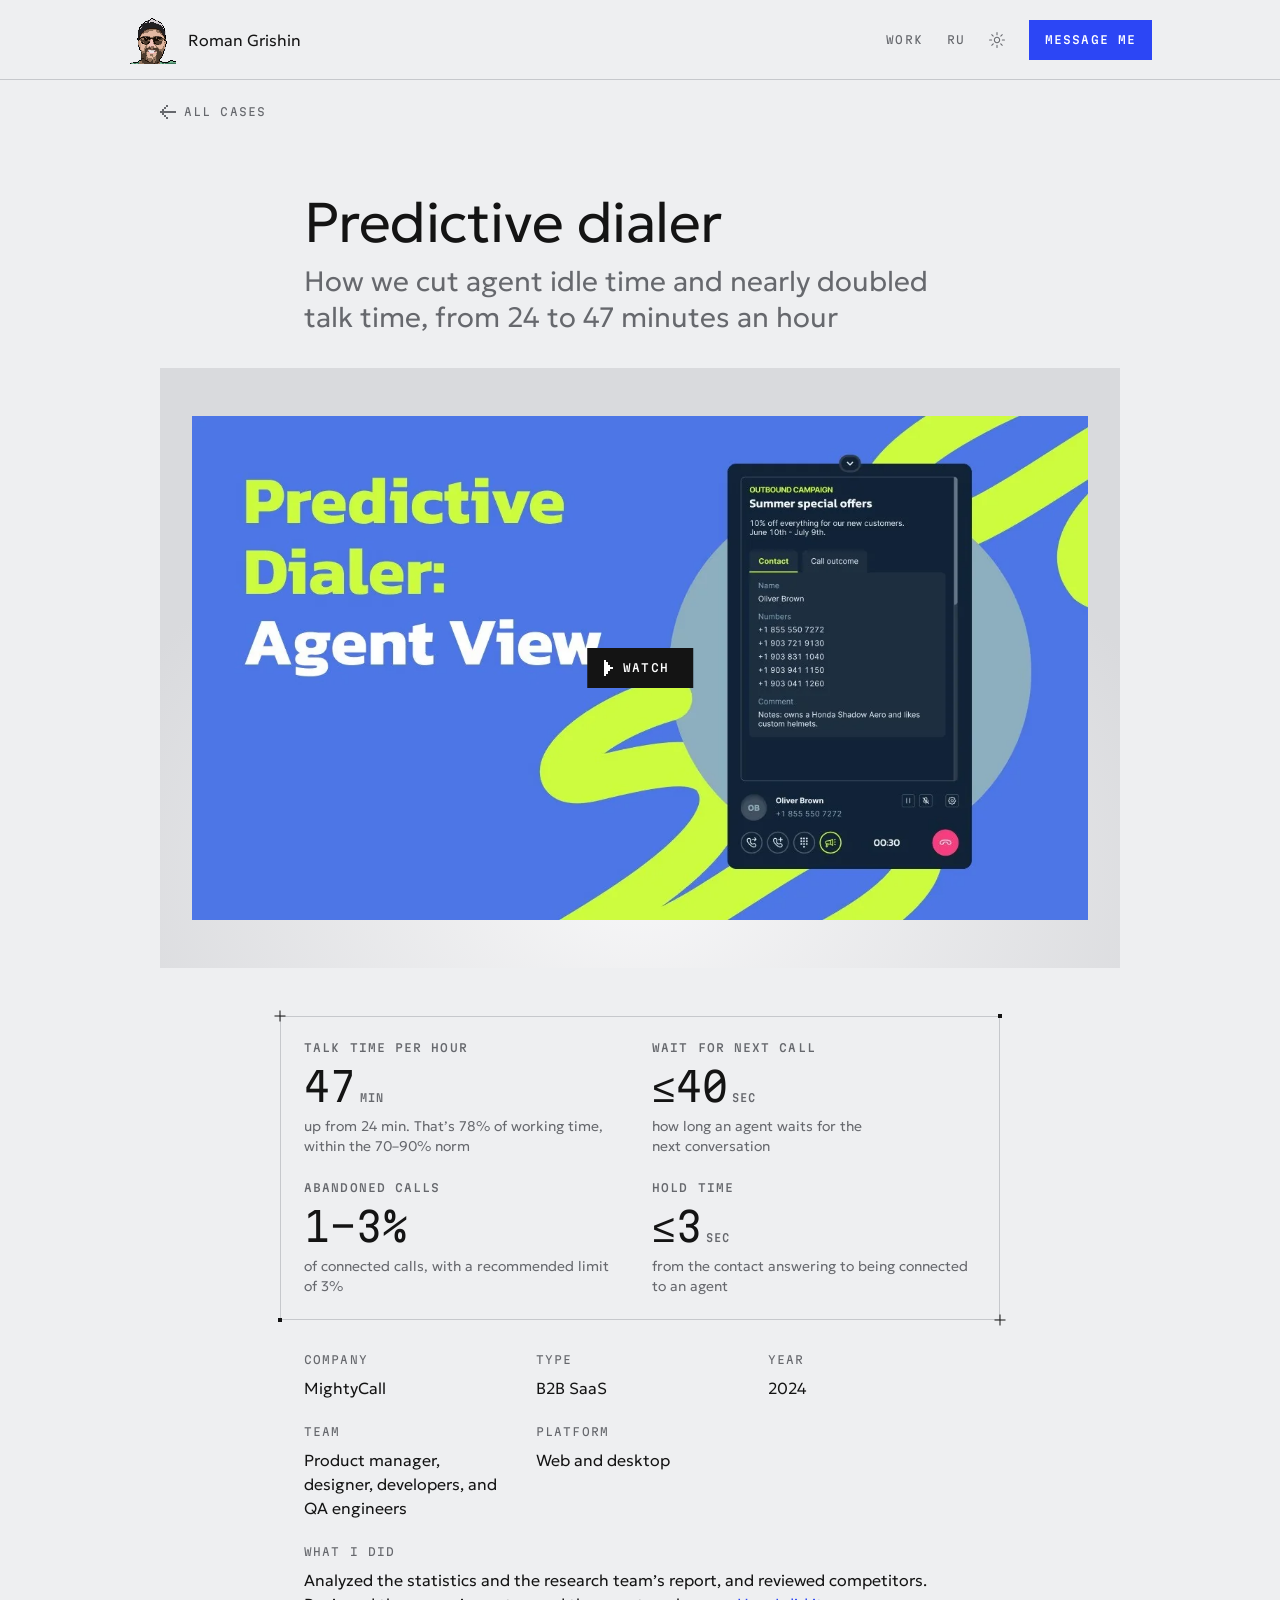
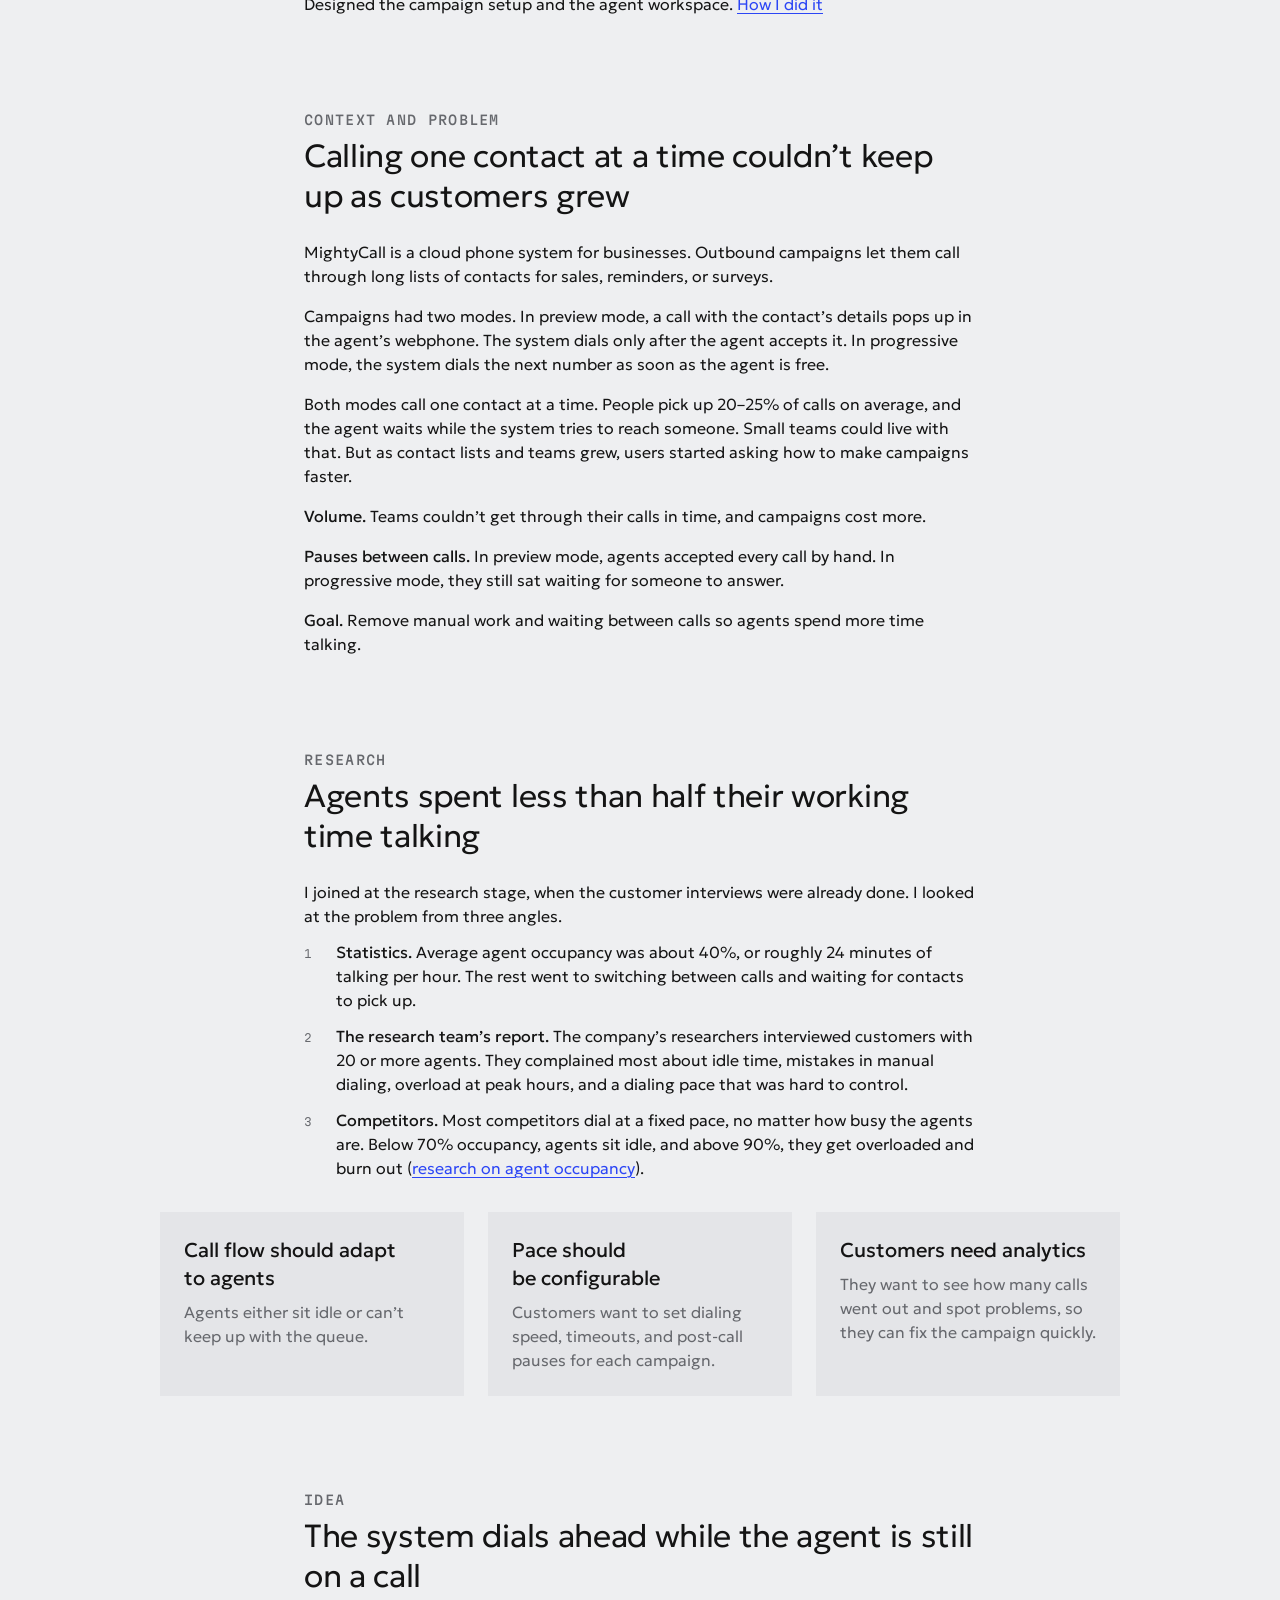
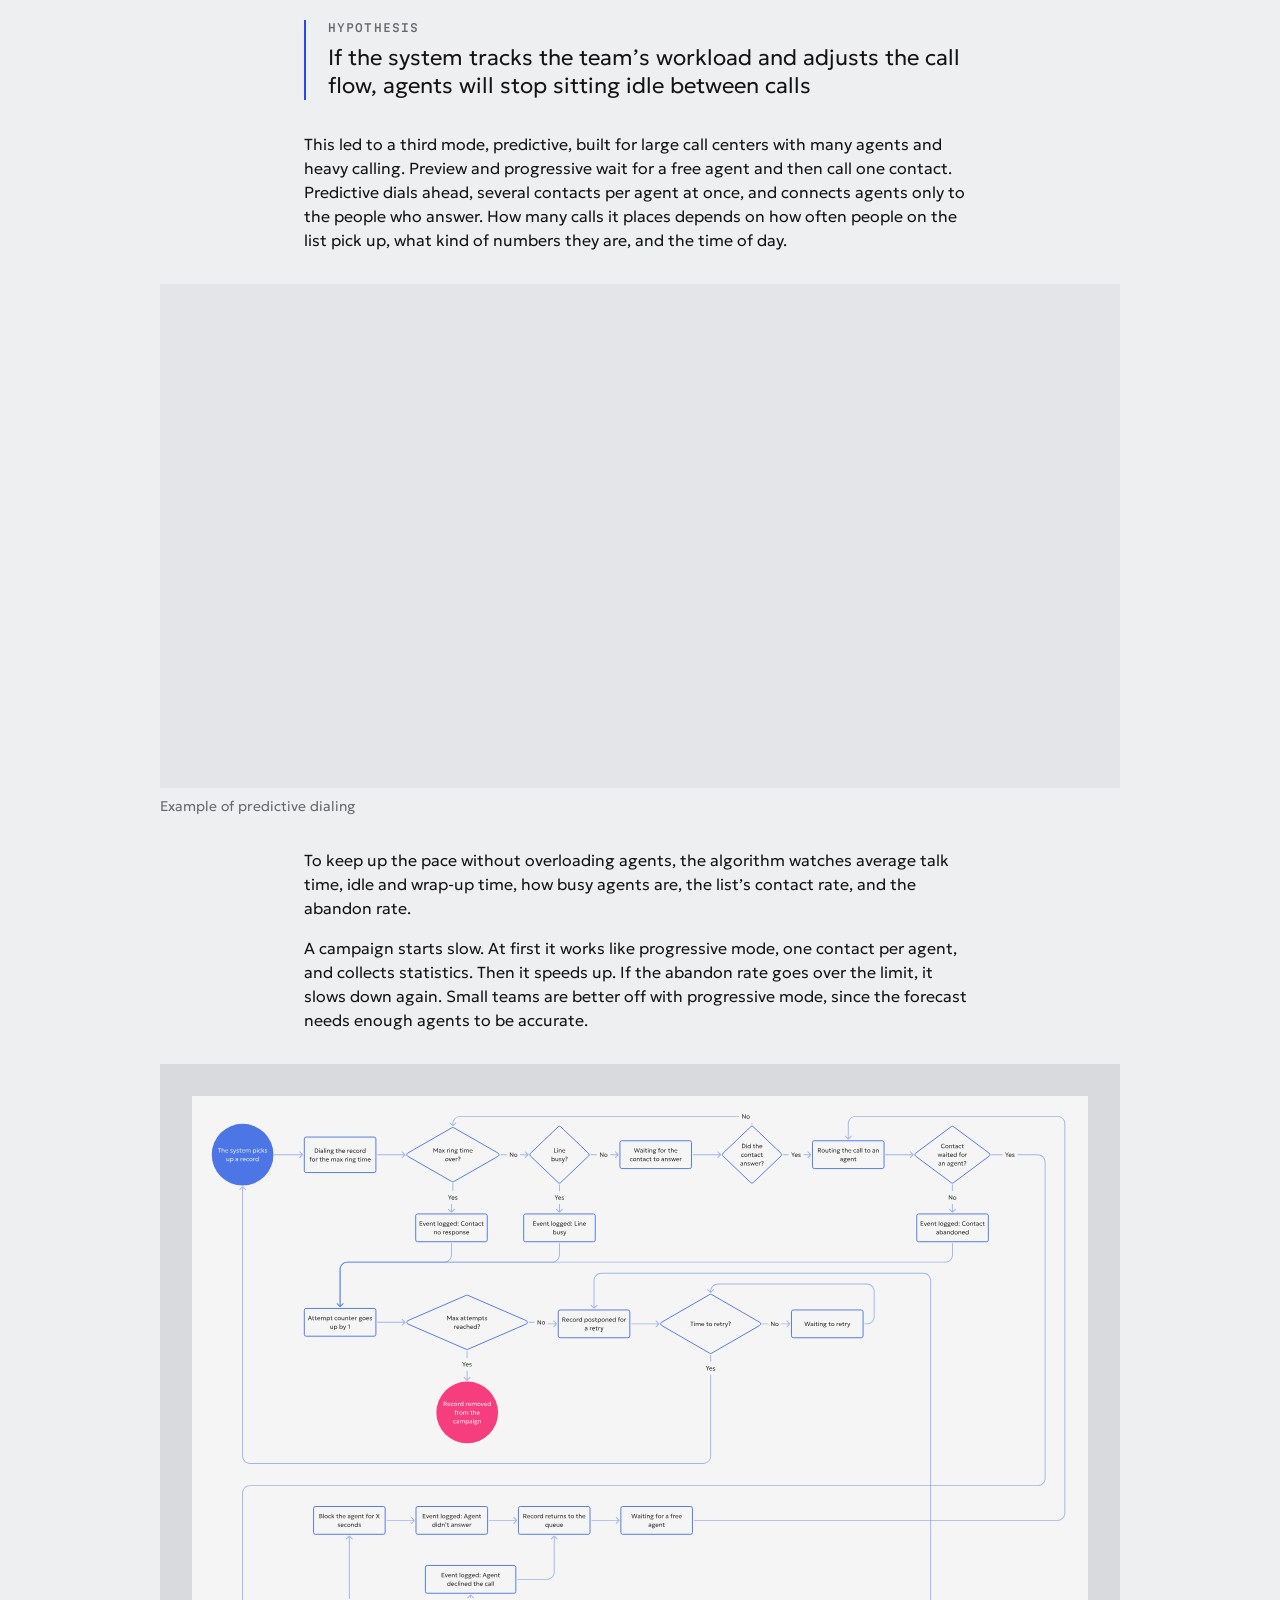
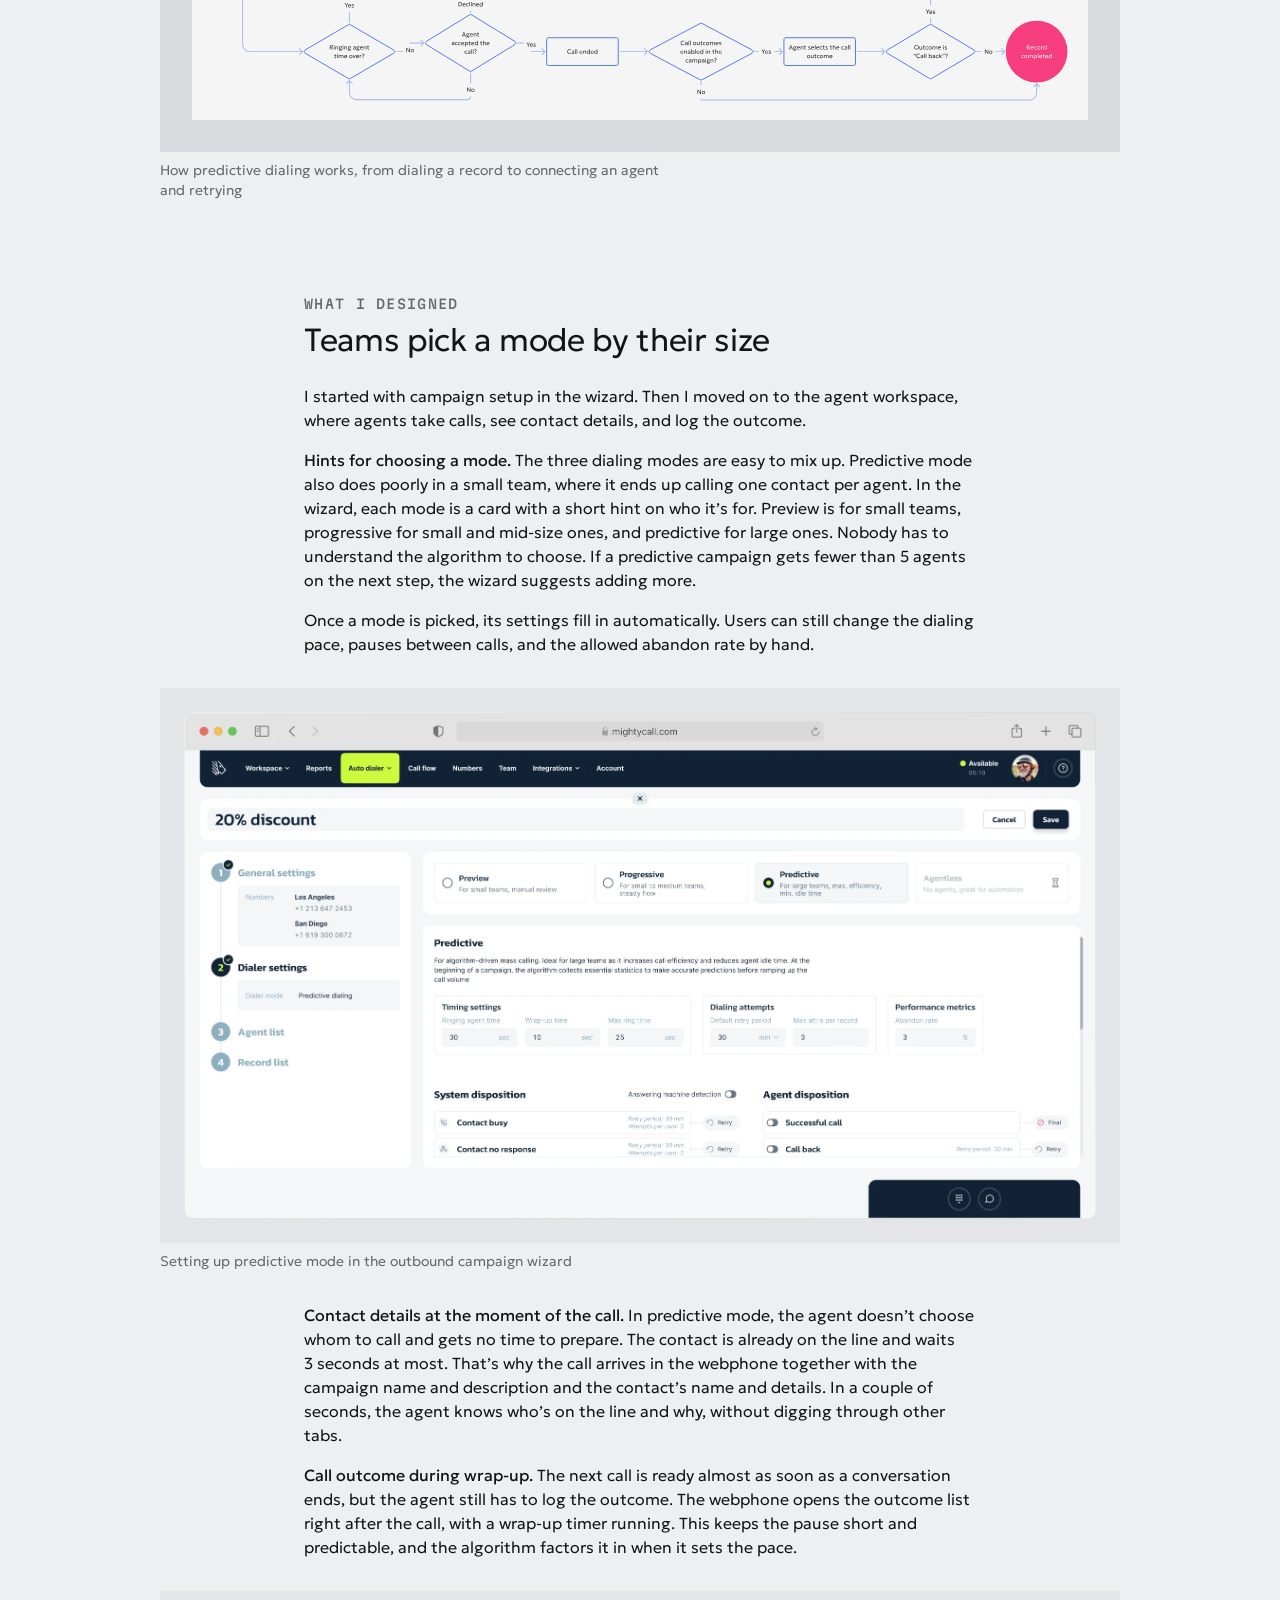
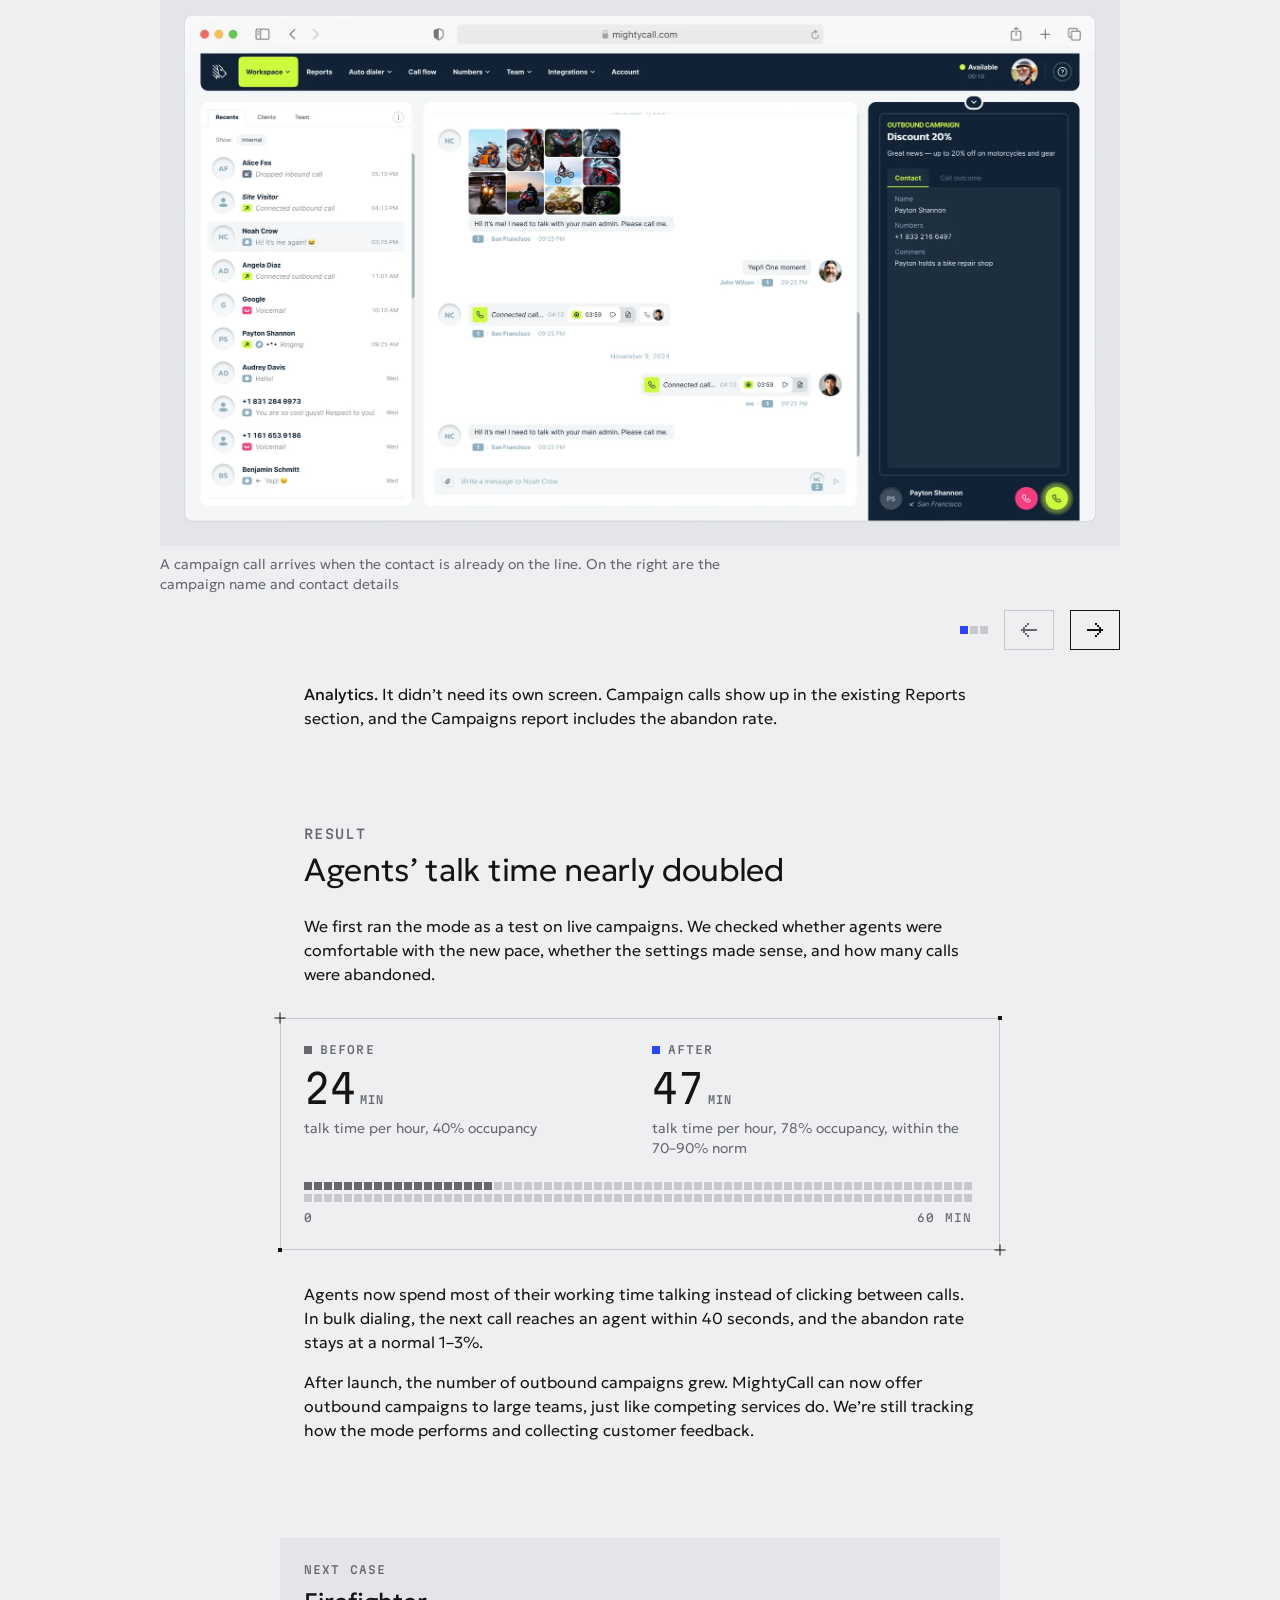
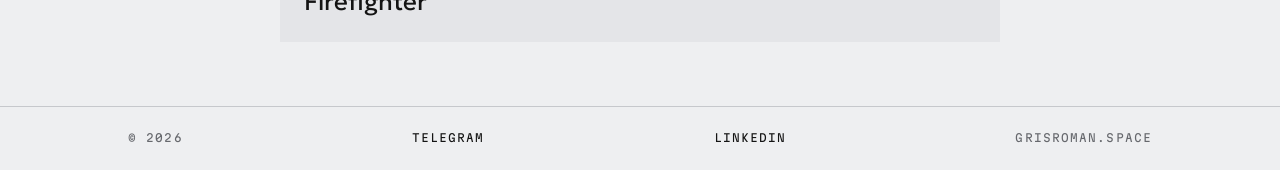
<file: en/cases/predictive-dialer/index.html>
<!doctype html>
<html lang="en">
<head>
  <meta charset="utf-8">
  <meta name="viewport" content="width=device-width, initial-scale=1">
  <title>Predictive dialer — case study by Roman Grishin</title>
  <meta name="description" content="How the predictive dialing mode in MightyCall raised agent occupancy from 40% to 78%.">
  <link rel="alternate" hreflang="ru" href="https://grisroman.space/cases/predictive-dialer/">
  <link rel="alternate" hreflang="en" href="https://grisroman.space/en/cases/predictive-dialer/">
  <script>
    (function () {
      var root = document.documentElement;
      try { var t = localStorage.getItem('theme'); if (t === 'light' || t === 'dark') root.dataset.theme = t; } catch (e) {}
      root.classList.add('js');
    })();
  </script>
  <link rel="preconnect" href="https://fonts.googleapis.com">
  <link rel="preconnect" href="https://fonts.gstatic.com" crossorigin>
  <link rel="stylesheet" href="https://fonts.googleapis.com/css2?family=Geologica:wght@300;400&family=Martian+Mono:wdth,wght@87.5..100,300..500&display=swap">
  <link rel="stylesheet" href="../../../css/tokens.css?v=43">
  <link rel="stylesheet" href="../../../css/base.css?v=38">
  <link rel="stylesheet" href="../../../css/home.css?v=52">
  <link rel="stylesheet" href="../../../css/case.css?v=60">
  <link rel="icon" href="../../../img/avatar.png">
  <script src="../../../js/main.js?v=52" defer></script>
  <!-- Аналитика GoatCounter: без cookies, баннер не нужен. Локальный просмотр (localhost) не считается -->
  <script data-goatcounter="https://grisroman.goatcounter.com/count" async src="https://gc.zgo.at/count.js"></script>
</head>
<body>

<header class="site-header ln ln-b">
  <div class="shell">
    <div class="canvas header">
      <a class="header__me" href="../../" aria-label="Roman Grishin, home">
        <img class="header__avatar" src="../../../img/avatar.png" alt="" width="48" height="48">
        <span class="header__name text-l">Roman Grishin</span>
      </a>
      <nav class="header__nav" aria-label="Main navigation">
        <a class="nav-link label-s" href="../../#cases">Work</a>
        <a class="nav-link label-s" href="../../../cases/predictive-dialer/" lang="ru" hreflang="ru">RU</a>
        <button class="nav-link label-s theme-toggle" type="button" aria-label="Toggle theme">
          <!-- Иконки Radix Icons (MIT): солнце в светлой теме, луна в тёмной -->
          <svg class="theme-icon theme-light" viewBox="0 0 15 15" aria-hidden="true"><path d="M7.5 0C7.77614 0 8 0.223858 8 0.5V2.5C8 2.77614 7.77614 3 7.5 3C7.22386 3 7 2.77614 7 2.5V0.5C7 0.223858 7.22386 0 7.5 0ZM2.1967 2.1967C2.39196 2.00144 2.70854 2.00144 2.90381 2.1967L4.31802 3.61091C4.51328 3.80617 4.51328 4.12276 4.31802 4.31802C4.12276 4.51328 3.80617 4.51328 3.61091 4.31802L2.1967 2.90381C2.00144 2.70854 2.00144 2.39196 2.1967 2.1967ZM0.5 7C0.223858 7 0 7.22386 0 7.5C0 7.77614 0.223858 8 0.5 8H2.5C2.77614 8 3 7.77614 3 7.5C3 7.22386 2.77614 7 2.5 7H0.5ZM2.1967 12.8033C2.00144 12.608 2.00144 12.2915 2.1967 12.0962L3.61091 10.682C3.80617 10.4867 4.12276 10.4867 4.31802 10.682C4.51328 10.8772 4.51328 11.1938 4.31802 11.3891L2.90381 12.8033C2.70854 12.9986 2.39196 12.9986 2.1967 12.8033ZM12.5 7C12.2239 7 12 7.22386 12 7.5C12 7.77614 12.2239 8 12.5 8H14.5C14.7761 8 15 7.77614 15 7.5C15 7.22386 14.7761 7 14.5 7H12.5ZM10.682 4.31802C10.4867 4.12276 10.4867 3.80617 10.682 3.61091L12.0962 2.1967C12.2915 2.00144 12.608 2.00144 12.8033 2.1967C12.9986 2.39196 12.9986 2.70854 12.8033 2.90381L11.3891 4.31802C11.1938 4.51328 10.8772 4.51328 10.682 4.31802ZM8 12.5C8 12.2239 7.77614 12 7.5 12C7.22386 12 7 12.2239 7 12.5V14.5C7 14.7761 7.22386 15 7.5 15C7.77614 15 8 14.7761 8 14.5V12.5ZM10.682 10.682C10.8772 10.4867 11.1938 10.4867 11.3891 10.682L12.8033 12.0962C12.9986 12.2915 12.9986 12.608 12.8033 12.8033C12.608 12.9986 12.2915 12.9986 12.0962 12.8033L10.682 11.3891C10.4867 11.1938 10.4867 10.8772 10.682 10.682ZM5.5 7.5C5.5 6.39543 6.39543 5.5 7.5 5.5C8.60457 5.5 9.5 6.39543 9.5 7.5C9.5 8.60457 8.60457 9.5 7.5 9.5C6.39543 9.5 5.5 8.60457 5.5 7.5ZM7.5 4.5C5.84315 4.5 4.5 5.84315 4.5 7.5C4.5 9.15685 5.84315 10.5 7.5 10.5C9.15685 10.5 10.5 9.15685 10.5 7.5C10.5 5.84315 9.15685 4.5 7.5 4.5Z" fill="currentColor" fill-rule="evenodd" clip-rule="evenodd"/></svg>
          <svg class="theme-icon theme-dark" viewBox="0 0 15 15" aria-hidden="true"><path d="M2.89998 0.499976C2.89998 0.279062 2.72089 0.0999756 2.49998 0.0999756C2.27906 0.0999756 2.09998 0.279062 2.09998 0.499976V1.09998H1.49998C1.27906 1.09998 1.09998 1.27906 1.09998 1.49998C1.09998 1.72089 1.27906 1.89998 1.49998 1.89998H2.09998V2.49998C2.09998 2.72089 2.27906 2.89998 2.49998 2.89998C2.72089 2.89998 2.89998 2.72089 2.89998 2.49998V1.89998H3.49998C3.72089 1.89998 3.89998 1.72089 3.89998 1.49998C3.89998 1.27906 3.72089 1.09998 3.49998 1.09998H2.89998V0.499976ZM5.89998 3.49998C5.89998 3.27906 5.72089 3.09998 5.49998 3.09998C5.27906 3.09998 5.09998 3.27906 5.09998 3.49998V4.09998H4.49998C4.27906 4.09998 4.09998 4.27906 4.09998 4.49998C4.09998 4.72089 4.27906 4.89998 4.49998 4.89998H5.09998V5.49998C5.09998 5.72089 5.27906 5.89998 5.49998 5.89998C5.72089 5.89998 5.89998 5.72089 5.89998 5.49998V4.89998H6.49998C6.72089 4.89998 6.89998 4.72089 6.89998 4.49998C6.89998 4.27906 6.72089 4.09998 6.49998 4.09998H5.89998V3.49998ZM1.89998 6.49998C1.89998 6.27906 1.72089 6.09998 1.49998 6.09998C1.27906 6.09998 1.09998 6.27906 1.09998 6.49998V7.09998H0.499976C0.279062 7.09998 0.0999756 7.27906 0.0999756 7.49998C0.0999756 7.72089 0.279062 7.89998 0.499976 7.89998H1.09998V8.49998C1.09998 8.72089 1.27906 8.89997 1.49998 8.89997C1.72089 8.89997 1.89998 8.72089 1.89998 8.49998V7.89998H2.49998C2.72089 7.89998 2.89998 7.72089 2.89998 7.49998C2.89998 7.27906 2.72089 7.09998 2.49998 7.09998H1.89998V6.49998ZM8.54406 0.98184L8.24618 0.941586C8.03275 0.917676 7.90692 1.1655 8.02936 1.34194C8.17013 1.54479 8.29981 1.75592 8.41754 1.97445C8.91878 2.90485 9.20322 3.96932 9.20322 5.10022C9.20322 8.37201 6.82247 11.0878 3.69887 11.6097C3.45736 11.65 3.20988 11.6772 2.96008 11.6906C2.74563 11.702 2.62729 11.9535 2.77721 12.1072C2.84551 12.1773 2.91535 12.2458 2.98667 12.3128L3.05883 12.3795L3.31883 12.6045L3.50684 12.7532L3.62796 12.8433L3.81491 12.9742L3.99079 13.089C4.11175 13.1651 4.23536 13.2375 4.36157 13.3059L4.62496 13.4412L4.88553 13.5607L5.18837 13.6828L5.43169 13.7686C5.56564 13.8128 5.70149 13.8529 5.83857 13.8885C5.94262 13.9155 6.04767 13.9401 6.15405 13.9622C6.27993 13.9883 6.40713 14.0109 6.53544 14.0298L6.85241 14.0685L7.11934 14.0892C7.24637 14.0965 7.37436 14.1002 7.50322 14.1002C11.1483 14.1002 14.1032 11.1453 14.1032 7.50023C14.1032 7.25044 14.0893 7.00389 14.0623 6.76131L14.0255 6.48407C13.991 6.26083 13.9453 6.04129 13.8891 5.82642C13.8213 5.56709 13.7382 5.31398 13.6409 5.06881L13.5279 4.80132L13.4507 4.63542L13.3766 4.48666C13.2178 4.17773 13.0353 3.88295 12.8312 3.60423L12.6782 3.40352L12.4793 3.16432L12.3157 2.98361L12.1961 2.85951L12.0355 2.70246L11.8134 2.50184L11.4925 2.24191L11.2483 2.06498L10.9562 1.87446L10.6346 1.68894L10.3073 1.52378L10.1938 1.47176L9.95488 1.3706L9.67791 1.2669L9.42566 1.1846L9.10075 1.09489L8.83599 1.03486L8.54406 0.98184ZM10.4032 5.30023C10.4032 4.27588 10.2002 3.29829 9.83244 2.40604C11.7623 3.28995 13.1032 5.23862 13.1032 7.50023C13.1032 10.593 10.596 13.1002 7.50322 13.1002C6.63646 13.1002 5.81597 12.9036 5.08355 12.5522C6.5419 12.0941 7.81081 11.2082 8.74322 10.0416C8.87963 10.2284 9.10028 10.3497 9.34928 10.3497C9.76349 10.3497 10.0993 10.0139 10.0993 9.59971C10.0993 9.24256 9.84965 8.94373 9.51535 8.86816C9.57741 8.75165 9.63653 8.63334 9.6926 8.51332C9.88358 8.63163 10.1088 8.69993 10.35 8.69993C11.0403 8.69993 11.6 8.14028 11.6 7.44993C11.6 6.75976 11.0406 6.20024 10.3505 6.19993C10.3853 5.90487 10.4032 5.60464 10.4032 5.30023Z" fill="currentColor" fill-rule="evenodd" clip-rule="evenodd"/></svg>
        </button>
        <a class="btn label-m" data-goatcounter-click="write-header" href="https://t.me/grisroman" target="_blank" rel="noopener">Message me<span class="visually-hidden"> on Telegram (opens in a new tab)</span></a>
      </nav>
    </div>
  </div>
<div class="read-progress" data-read-progress aria-hidden="true" hidden></div>
</header>

<!-- Оглавление кейса: вне холста, закреплено слева на широком экране, видно в зоне разделов -->
<nav class="toc" aria-label="Case sections">
  <ol class="toc__list">
    <li><a class="toc__link label-s" href="#context">Context and problem</a></li>
    <li><a class="toc__link label-s" href="#research">Research</a></li>
    <li><a class="toc__link label-s" href="#solution">Idea</a></li>
    <li><a class="toc__link label-s" href="#my-work">What I designed</a></li>
    <li><a class="toc__link label-s" href="#result">Result</a></li>
  </ol>
</nav>

<div class="shell">
  <main class="canvas longread">

    <div class="case-top grid-pad">
      <a class="back-link label-s" href="../../#cases">
        <svg class="px-arrow px-arrow--back" viewBox="0 0 8 7" shape-rendering="crispEdges" aria-hidden="true"><path d="M0 3h8v1H0zM4 0h1v1H4zM5 1h1v1H5zM6 2h1v1H6zM6 4h1v1H6zM5 5h1v1H5zM4 6h1v1H4z" fill="currentColor"/></svg>
        All cases
      </a>
    </div>

    <!-- Hero: заголовок → обложка → результаты → о проекте -->
    <section class="case-hero grid" data-reveal>
      <div class="case-hero__text">
        <h1 class="h1">Predictive dialer</h1>
        <p class="subtitle-1 muted">How we cut agent idle time and nearly doubled talk time, from 24 to 47&nbsp;minutes an&nbsp;hour</p>
      </div>
    </section>

    <div class="case-cover">
      <div class="video" data-video="yGk4wkB7bvM" data-title="Predictive dialer: the agent workspace">
        <img class="video__poster" src="../../../cases/predictive-dialer/img/video-poster.webp" alt="" width="1280" height="720">
        <button class="video__play btn label-m" type="button">
          <svg class="px-play" viewBox="0 0 5 7" shape-rendering="crispEdges" aria-hidden="true"><path d="M0 0h1v7H0zM1 1h1v5H1zM2 2h1v3H2zM3 3h1v1H3z" fill="currentColor"/></svg>
          Watch<span class="visually-hidden"> the video: predictive dialing from the agent’s side, YouTube</span>
        </button>
      </div>
    </div>

    <!-- Результаты — сразу под обложкой, в пунктирной рамке -->
    <section class="case-results grid" aria-label="Results" data-reveal>
      <div class="result-box ln ln-t ln-b ln-l ln-r">
        <i class="mark mark--cross at-tl" aria-hidden="true"></i>
        <i class="mark mark--dot at-tr" aria-hidden="true"></i>
        <i class="mark mark--dot at-bl" aria-hidden="true"></i>
        <i class="mark mark--cross at-br" aria-hidden="true"></i>
        <div class="factoid">
          <p class="label-m muted">Talk time per hour</p>
          <p class="h2 value">47<span class="value__unit label-m muted">min</span></p>
          <p class="text-s muted">up from 24&nbsp;min. That’s 78% of working time, within the 70&#8288;–&#8288;90%&nbsp;norm</p>
        </div>
        <div class="factoid">
          <p class="label-m muted">Wait for next call</p>
          <p class="h2 value">≤40<span class="value__unit label-m muted">sec</span></p>
          <p class="text-s muted">how long an agent waits for the next&nbsp;conversation</p>
        </div>
        <div class="factoid">
          <p class="label-m muted">Abandoned calls</p>
          <p class="h2 value">1–3%</p>
          <p class="text-s muted">of connected calls, with a recommended limit of&nbsp;3%</p>
        </div>
        <div class="factoid">
          <p class="label-m muted">Hold time</p>
          <p class="h2 value">≤3<span class="value__unit label-m muted">sec</span></p>
          <p class="text-s muted">from the contact answering to being connected to an&nbsp;agent</p>
        </div>
      </div>
    </section>

    <section class="case-meta grid" aria-label="About the project" data-reveal>
      <dl class="project">
        <div class="meta-pair"><dt class="label-s muted">Company</dt><dd class="text-l">MightyCall</dd></div>
        <div class="meta-pair"><dt class="label-s muted">Type</dt><dd class="text-l">B2B SaaS</dd></div>
        <div class="meta-pair"><dt class="label-s muted">Year</dt><dd class="text-l">2024</dd></div>
        <div class="meta-pair"><dt class="label-s muted">Team</dt><dd class="text-l">Product manager, designer, developers, and QA&nbsp;engineers</dd></div>
        <div class="meta-pair"><dt class="label-s muted">Platform</dt><dd class="text-l">Web and desktop</dd></div>
        <div class="meta-pair meta-pair--wide">
          <dt class="label-s muted">What I did</dt>
          <dd class="text-l">Analyzed the statistics and the research team’s report, and reviewed competitors. Designed the campaign setup and the agent workspace. <a class="link" href="#my-work">How I&nbsp;did it</a></dd>
        </div>
      </dl>
    </section>

    <!-- 1. Контекст и проблема -->
    <section class="section grid" id="context" data-reveal>
      <div class="section__aside"><p class="section__label label-l">Context and problem</p></div>
      <div class="section__body">
        <h2 class="h3">Calling one contact at a time couldn’t keep up as&nbsp;customers grew</h2>
        <p class="text-l">MightyCall is a cloud phone system for businesses. Outbound campaigns let them call through long lists of contacts for sales, reminders, or surveys.</p>
        <p class="text-l">Campaigns had two modes. In preview mode, a call with the contact’s details pops up in the agent’s webphone. The system dials only after the agent accepts it. In progressive mode, the system dials the next number as soon as the agent is free.</p>
        <p class="text-l">Both modes call one contact at a time. People pick up 20&#8288;–&#8288;25% of calls on average, and the agent waits while the system tries to reach someone. Small teams could live with that. But as contact lists and teams grew, users started asking how to make campaigns faster.</p>
        <p class="text-l"><strong>Volume.</strong> Teams couldn’t get through their calls in time, and campaigns cost more.</p>
        <p class="text-l"><strong>Pauses between calls.</strong> In preview mode, agents accepted every call by hand. In progressive mode, they still sat waiting for someone to answer.</p>
        <p class="text-l"><strong>Goal.</strong> Remove manual work and waiting between calls so agents spend more time talking.</p>
      </div>
    </section>

    <!-- 2. Исследование -->
    <section class="section grid" id="research" data-reveal>
      <div class="section__aside"><p class="section__label label-l">Research</p></div>
      <div class="section__body">
        <h2 class="h3">Agents spent less than half their working time talking</h2>
        <p class="text-l list-intro">I joined at the research stage, when the customer interviews were already done. I looked at the problem from three angles.</p>
        <ol class="list list--num">
          <li class="text-l"><span><strong>Statistics.</strong> Average agent occupancy was about 40%, or roughly 24&nbsp;minutes of talking per hour. The rest went to switching between calls and waiting for contacts to pick up.</span></li>
          <li class="text-l"><span><strong>The research team’s report.</strong> The company’s researchers interviewed customers with 20 or more agents. They complained most about idle time, mistakes in manual dialing, overload at peak hours, and a dialing pace that was hard to control.</span></li>
          <li class="text-l"><span><strong>Competitors.</strong> Most competitors dial at a fixed pace, no matter how busy the agents are. Below 70% occupancy, agents sit idle, and above 90%, they get overloaded and burn out (<a class="link" href="https://techsee.com/blog/call-center-occupancy/" target="_blank" rel="noopener">research on agent occupancy</a>).</span></li>
        </ol>
      </div>
      <div class="section__wide">
        <ul class="cards">
          <li class="card">
            <h3 class="h5">Call flow should adapt to&nbsp;agents</h3>
            <p class="text-l muted">Agents either sit idle or can’t keep up with the queue.</p>
          </li>
          <li class="card">
            <h3 class="h5">Pace should be&nbsp;configurable</h3>
            <p class="text-l muted">Customers want to set dialing speed, timeouts, and post-call pauses for each campaign.</p>
          </li>
          <li class="card">
            <h3 class="h5">Customers need analytics</h3>
            <p class="text-l muted">They want to see how many calls went out and spot problems, so they can fix the campaign quickly.</p>
          </li>
        </ul>
      </div>
    </section>

    <!-- 3. Идея -->
    <section class="section grid" id="solution" data-reveal>
      <div class="section__aside"><p class="section__label label-l">Idea</p></div>
      <div class="section__body">
        <h2 class="h3">The system dials ahead while the agent is still on&nbsp;a&nbsp;call</h2>
        <div class="callout">
          <p class="label-m muted">Hypothesis</p>
          <p class="subtitle-2">If the system tracks the team’s workload and adjusts the call flow, agents will stop sitting idle between&nbsp;calls</p>
        </div>
        <p class="text-l">This led to a third mode, predictive, built for large call centers with many agents and heavy calling. Preview and progressive wait for a free agent and then call one contact. Predictive dials ahead, several contacts per agent at once, and connects agents only to the people who answer. How many calls it places depends on how often people on the list pick up, what kind of numbers they are, and the time of day.</p>
      </div>
      <!-- Зацикленное видео без интерфейса: схема-пример дозвона в предиктивном режиме -->
      <figure class="section__wide figure">
        <div class="figure__stage">
          <video class="figure__video theme-light" src="../../../cases/predictive-dialer/video/dialer-pattern.mp4" width="1440" height="756" autoplay muted loop playsinline disablepictureinpicture disableremoteplayback preload="auto" aria-label="Animation: the system calls several contacts and connects the one who answers to a free agent"></video>
          <video class="figure__video theme-dark" src="../../../cases/predictive-dialer/video/dialer-pattern-dark.mp4" width="1440" height="758" autoplay muted loop playsinline disablepictureinpicture disableremoteplayback preload="auto" aria-label="Animation: the system calls several contacts and connects the one who answers to a free agent"></video>
        </div>
        <figcaption class="text-s">Example of predictive dialing</figcaption>
      </figure>
      <div class="section__body">
        <p class="text-l">To keep up the pace without overloading agents, the algorithm watches average talk time, idle and wrap-up time, how busy agents are, the list’s contact rate, and the abandon rate.</p>
        <p class="text-l">A campaign starts slow. At first it works like progressive mode, one contact per agent, and collects statistics. Then it speeds up. If the abandon rate goes over the limit, it slows down again. Small teams are better off with progressive mode, since the forecast needs enough agents to be accurate.</p>
      </div>
      <figure class="section__wide figure figure--diagram">
        <button class="figure__stage figure__zoom" type="button" data-zoom aria-label="Open the diagram full screen">
          <img class="theme-light" src="img/scheme.svg" alt="Diagram: the system dials a record, logs the “contact no response” and “line busy” events, puts the record off for a retry, and connects the contact who answered to a free agent" width="2904" height="2021" loading="lazy" decoding="async">
          <img class="theme-dark" src="img/scheme-dark.svg" alt="Diagram: the system dials a record, logs the “contact no response” and “line busy” events, puts the record off for a retry, and connects the contact who answered to a free agent" width="2904" height="2021" loading="lazy" decoding="async">
        </button>
        <figcaption class="text-s">How predictive dialing works, from dialing a record to connecting an agent and&nbsp;retrying</figcaption>
      </figure>
    </section>

    <!-- 4. Что спроектировал -->
    <section class="section grid" id="my-work" data-reveal>
      <div class="section__aside"><p class="section__label label-l">What I designed</p></div>
      <div class="section__body">
        <h2 class="h3">Teams pick a mode by their&nbsp;size</h2>
        <p class="text-l">I started with campaign setup in the wizard. Then I moved on to the agent workspace, where agents take calls, see contact details, and log the outcome.</p>
        <p class="text-l"><strong>Hints for choosing a mode.</strong> The three dialing modes are easy to mix up. Predictive mode also does poorly in a small team, where it ends up calling one contact per agent. In the wizard, each mode is a card with a short hint on who it’s for. Preview is for small teams, progressive for small and mid-size ones, and predictive for large ones. Nobody has to understand the algorithm to choose. If a predictive campaign gets fewer than 5&nbsp;agents on the next step, the wizard suggests adding more.</p>
        <p class="text-l">Once a mode is picked, its settings fill in automatically. Users can still change the dialing pace, pauses between calls, and the allowed abandon rate by hand.</p>
      </div>
      <figure class="section__wide figure">
        <button class="figure__stage figure__zoom" type="button" data-zoom="fit" aria-label="Open the image full screen">
          <img class="theme-light" src="../../../cases/predictive-dialer/img/wizard.webp" alt="The Dialer settings step of the campaign wizard with predictive mode selected, and timing, dialing attempts, and disposition settings below" width="1923" height="1070" loading="lazy" decoding="async">
          <img class="theme-dark" src="../../../cases/predictive-dialer/img/wizard-dark.webp" alt="The Dialer settings step of the campaign wizard with predictive mode selected, and timing, dialing attempts, and disposition settings below" width="1922" height="1069" loading="lazy" decoding="async">
        </button>
        <figcaption class="text-s">Setting up predictive mode in the outbound campaign wizard</figcaption>
      </figure>
      <div class="section__body">
        <p class="text-l"><strong>Contact details at the moment of the call.</strong> In predictive mode, the agent doesn’t choose whom to call and gets no time to prepare. The contact is already on the line and waits 3&nbsp;seconds at most. That’s why the call arrives in the webphone together with the campaign name and description and the contact’s name and details. In a couple of seconds, the agent knows who’s on the line and why, without digging through other tabs.</p>
        <p class="text-l"><strong>Call outcome during wrap-up.</strong> The next call is ready almost as soon as a conversation ends, but the agent still has to log the outcome. The webphone opens the outcome list right after the call, with a wrap-up timer running. This keeps the pause short and predictable, and the algorithm factors it in when it sets the pace.</p>
      </div>
      <div class="section__wide gallery" data-gallery>
        <div class="gallery__track" tabindex="0" role="region" aria-label="Agent screens, 3 images">
          <figure class="figure gallery__slide">
            <button class="figure__stage figure__zoom" type="button" data-zoom="fit" aria-label="Open the image full screen">
              <img class="theme-light" src="../../../cases/predictive-dialer/img/ringing.webp?v=3" alt="Agent workspace with an incoming campaign call, the campaign name, contact details, and the answer button on the right" width="1926" height="1071" loading="lazy" decoding="async">
              <img class="theme-dark" src="../../../cases/predictive-dialer/img/ringing-dark.webp?v=3" alt="Agent workspace with an incoming campaign call, the campaign name, contact details, and the answer button on the right" width="1926" height="1071" loading="lazy" decoding="async">
            </button>
            <figcaption class="text-s">A campaign call arrives when the contact is already on the line. On the right are the campaign name and contact details</figcaption>
          </figure>
          <figure class="figure gallery__slide">
            <button class="figure__stage figure__zoom" type="button" data-zoom="fit" aria-label="Open the image full screen">
              <img class="theme-light" src="../../../cases/predictive-dialer/img/on-call.webp?v=4" alt="Agent workspace during a call with a campaign contact, contact details and the call outcome tab on the right" width="1926" height="1071" loading="lazy" decoding="async">
              <img class="theme-dark" src="../../../cases/predictive-dialer/img/on-call-dark.webp?v=4" alt="Agent workspace during a call with a campaign contact, contact details and the call outcome tab on the right" width="1926" height="1071" loading="lazy" decoding="async">
            </button>
            <figcaption class="text-s">During the call, the contact details stay on screen, next to the call outcome tab</figcaption>
          </figure>
          <figure class="figure gallery__slide">
            <button class="figure__stage figure__zoom" type="button" data-zoom="fit" aria-label="Open the image full screen">
              <img class="theme-light" src="../../../cases/predictive-dialer/img/wrap-up.webp?v=3" alt="Agent workspace after the call, with call outcome selection and the wrap-up timer" width="1926" height="1071" loading="lazy" decoding="async">
              <img class="theme-dark" src="../../../cases/predictive-dialer/img/wrap-up-dark.webp?v=3" alt="Agent workspace after the call, with call outcome selection and the wrap-up timer" width="1926" height="1071" loading="lazy" decoding="async">
            </button>
            <figcaption class="text-s">After the call, the agent picks an outcome while the wrap-up timer&nbsp;runs</figcaption>
          </figure>
        </div>
        <div class="gallery__nav" hidden>
          <p class="gallery__count" aria-live="polite"></p>
          <button class="gallery__btn btn-outline" type="button" data-gallery-prev aria-label="Previous screen"><svg class="px-arrow px-arrow--back" viewBox="0 0 8 7" shape-rendering="crispEdges" aria-hidden="true"><path d="M0 3h8v1H0zM4 0h1v1H4zM5 1h1v1H5zM6 2h1v1H6zM6 4h1v1H6zM5 5h1v1H5zM4 6h1v1H4z" fill="currentColor"/></svg></button>
          <button class="gallery__btn btn-outline" type="button" data-gallery-next aria-label="Next screen"><svg class="px-arrow" viewBox="0 0 8 7" shape-rendering="crispEdges" aria-hidden="true"><path d="M0 3h8v1H0zM4 0h1v1H4zM5 1h1v1H5zM6 2h1v1H6zM6 4h1v1H6zM5 5h1v1H5zM4 6h1v1H4z" fill="currentColor"/></svg></button>
        </div>
      </div>
      <div class="section__body">
        <p class="text-l"><strong>Analytics.</strong> It didn’t need its own screen. Campaign calls show up in the existing Reports section, and the Campaigns report includes the abandon rate.</p>
      </div>
    </section>

    <!-- 5. Результат -->
    <section class="section grid" id="result" data-reveal>
      <div class="section__aside"><p class="section__label label-l">Result</p></div>
      <div class="section__body">
        <h2 class="h3">Agents’ talk time nearly&nbsp;doubled</h2>
        <p class="text-l">We first ran the mode as a test on live campaigns. We checked whether agents were comfortable with the new pace, whether the settings made sense, and how many calls were abandoned.</p>
        <div class="numbers result-box ln ln-t ln-b ln-l ln-r" role="group" aria-label="Agent occupancy">
          <i class="mark mark--cross at-tl" aria-hidden="true"></i>
          <i class="mark mark--dot at-tr" aria-hidden="true"></i>
          <i class="mark mark--dot at-bl" aria-hidden="true"></i>
          <i class="mark mark--cross at-br" aria-hidden="true"></i>
          <div class="factoid">
            <p class="label-m muted legend legend--before">Before</p>
            <p class="h2 value">24<span class="value__unit label-m muted">min</span></p>
            <p class="text-s muted">talk time per hour, 40% occupancy</p>
          </div>
          <div class="factoid">
            <p class="label-m muted legend legend--after">After</p>
            <p class="h2 value">47<span class="value__unit label-m muted">min</span></p>
            <p class="text-s muted">talk time per hour, 78% occupancy, within the 70&#8288;–&#8288;90%&nbsp;norm</p>
          </div>
          <div class="scale-row">
            <div class="scale" data-scale data-before="24" data-after="47" data-max="60"></div>
            <div class="scale-ends"><span class="label-s muted">0</span><span class="label-s muted">60&nbsp;min</span></div>
          </div>
        </div>
        <p class="text-l">Agents now spend most of their working time talking instead of clicking between calls. In bulk dialing, the next call reaches an agent within 40&nbsp;seconds, and the abandon rate stays at a normal 1&#8288;–&#8288;3%.</p>
        <p class="text-l">After launch, the number of outbound campaigns grew. MightyCall can now offer outbound campaigns to large teams, just like competing services do. We’re still tracking how the mode performs and collecting customer feedback.</p>
      </div>
    </section>

    <!-- Следующий кейс -->
    <nav class="next grid" aria-label="Next case">
      <a class="next-case" href="../firefighter/">
        <span class="next-case__text">
          <span class="label-m muted">Next case</span>
          <span class="h4">Firefighter</span>
        </span>
        <svg class="px-arrow" viewBox="0 0 8 7" shape-rendering="crispEdges" aria-hidden="true"><path d="M0 3h8v1H0zM4 0h1v1H4zM5 1h1v1H5zM6 2h1v1H6zM6 4h1v1H6zM5 5h1v1H5zM4 6h1v1H4z" fill="currentColor"/></svg>
      </a>
    </nav>

  </main>
</div>

<footer class="site-footer ln ln-t">
  <div class="shell">
    <div class="canvas footer">
      <p class="footer__cell label-s muted">©&nbsp;2026</p>
      <a class="footer__cell footer__link label-s" data-goatcounter-click="write-footer-telegram" href="https://t.me/grisroman" target="_blank" rel="noopener">Telegram</a>
      <a class="footer__cell footer__link label-s" data-goatcounter-click="footer-linkedin" href="https://www.linkedin.com/in/roman-grishin/" target="_blank" rel="noopener">LinkedIn</a>
      <p class="footer__cell label-s muted">grisroman.space</p>
    </div>
  </div>
</footer>

</body>
</html>
</file>
<file: css/tokens.css>
/*
  Токены стиля D «Холст». Значения — из docs/style/d-holst.md.
  Здесь единственное место с «сырыми» значениями; остальной CSS берёт только переменные.
*/

/* Цвет пунктира анимируется при наведении — для этого переменная зарегистрирована */
@property --dash-color {
  syntax: '<color>';
  inherits: true;
  initial-value: #C6C8CC;
}

:root {
  color-scheme: light;

  /* Цвет — светлая тема (основная) */
  --bg: #EEEFF1;
  --surface: #FFFFFF;
  --screen-frame: #FFFFFF;     /* рамка скриншота продукта Butler: повторяет корпус телефона на обложке (surface кита Butler) */
  --cell: #E4E5E8;
  --cover: #D9DADD;
  --glow: #F7F7F8;
  --fg: #141414;
  --muted: #66686D;
  --on-accent: #FFFFFF;
  --line: #C6C8CC;
  --handle: #141414;
  --accent: #2C46F5;
  --accent-hover: #1F35D6;
  --accent-text: #2C46F5;
  --focus: #2C46F5;

  /* Кнопка на постере видео: постер синий в обеих темах, поэтому кнопка тёмная в обеих темах (в тёмную не переопределяется) */
  --poster-btn: #141414;
  --poster-btn-hover: #2A2B2F;
  --on-poster-btn: #FFFFFF;

  /* Шкала отступов */
  --space-4: 4px;
  --space-8: 8px;
  --space-12: 12px;
  --space-16: 16px;
  --space-24: 24px;
  --space-32: 32px;
  --space-40: 40px;
  --space-48: 48px;
  --space-56: 56px;
  --space-64: 64px;

  /* Линии и маркеры */
  --line-width: 1px;
  --focus-width: 2px;       /* обводка фокуса 2 px со смещением 2 px */
  --link-offset: 3px;       /* смещение подчёркивания ссылки в тексте */
  --accent-line: 2px;       /* линия вставки и цитаты */
  --result-line: 3px;       /* подчёркивание «стало» в блоке результата */
  --mark-cross: 11px;
  --mark-dot: 4px;
  --icon: 12px;
  --arrow-w: 16px;          /* пиксельная стрелка «→» при наведении: сетка 8 × 7, пиксель 2 px */
  --arrow-h: 14px;
  --avatar: 48px;
  --diagram-w: 1600px;      /* ширина широкой схемы: текст схемы не мельче Text/XS, лишнее — прокрутка */
  --minimap-w: 320px;       /* ширина мини-карты большой схемы: рамка видимой части не теряется на вытянутой схеме */
  --px-icon: 14px;          /* пиксельный «+» / «−» аккордеона: сетка 7 × 7, пиксель 2 px */
  --step-num-size: 240px;   /* контурная цифра в карточке шага (декор) */
  --phone-radius: 12% / 5.7%;  /* скругление записи экрана по рамке телефона (710 × 1496) */
  --screen-radius: 6.4% / 2.96%;  /* скругление скриншота Butler по рамке фрейма в Figma (24 на 375 × 812) */
  --cover-monitor: 440px;   /* обложка-монитор (Предиктивный набор): по высоте как соседние карточки */
  --cover-wide: 752px;      /* широкая обложка карточки (Butler: три устройства в ряд) — по высоте как телефоны соседей */
  --phone-w: 50%;           /* скриншот телефона на сцене: доля ширины сцены */
  --scale-seg: 8px;         /* шаговая шкала: сегмент 8, промежуток 2, высота 8 */
  --scale-gap: 2px;
  --scale-h: 8px;

  /* Движение: 200 мс с замедлением в конце; увеличение картинки 2% */
  --motion-duration: 200ms;
  --hint-delay: 400ms;   /* хинт появляется через 400 мс, чтобы не мигать при движении курсора */
  --motion-ease: ease-out;
  --zoom: 1.02;
  --scale-step: 30ms;       /* шкала заполняется по одному сегменту за шаг */
  /* Сетка под курсором на главной: клетка 16, крупная — 8 × 8 клеток, круг подсветки, появление */
  --grid-cell: var(--space-16);
  --grid-major: 128px;
  --grid-radius: 400px;
  --grid-fade: 600ms;

  /* Шрифты */
  --font-sans: 'Geologica', system-ui, sans-serif;
  --font-mono: 'Martian Mono', ui-monospace, monospace;
  --value-wt: 300;          /* значения (всё, что измеряется): Martian Mono Light, чуть уже — в тон Geologica Light */
  --value-stretch: 87.5%;

  /* Шкала текста: ступени (константы). Высота строки — в px, кратно 4 */
  --step-h1-size: 56px;  --step-h1-lh: 60px;  --step-h1-wt: 300; --step-h1-tr: -0.01em;
  --step-h2-size: 40px;  --step-h2-lh: 44px;  --step-h2-wt: 300; --step-h2-tr: -0.01em;
  --step-h3-size: 32px;  --step-h3-lh: 40px;  --step-h3-wt: 300; --step-h3-tr: -0.01em;
  --step-h4-size: 24px;  --step-h4-lh: 32px;  --step-h4-wt: 400; --step-h4-tr: 0;
  --step-h5-size: 20px;  --step-h5-lh: 28px;  --step-h5-wt: 400; --step-h5-tr: 0;
  --step-sub1-size: 28px; --step-sub1-lh: 36px;
  --step-sub2-size: 22px; --step-sub2-lh: 28px;
  --step-sub3-size: 18px; --step-sub3-lh: 24px;

  /* Текст и подписи (на узких экранах не сдвигаются) */
  --text-l-size: 16px;  --text-l-lh: 24px;
  --text-s-size: 14px;  --text-s-lh: 20px;
  --text-xs-size: 12px; --text-xs-lh: 16px;
  --label-l-size: 13px; --label-m-size: 11px; --label-s-size: 11px; --label-lh: 16px;

  /* Роли берут ступень; на узких экранах роль сдвигается на ступень вниз */
  --h1-size: var(--step-h1-size); --h1-lh: var(--step-h1-lh); --h1-wt: var(--step-h1-wt); --h1-tr: var(--step-h1-tr);
  --h2-size: var(--step-h2-size); --h2-lh: var(--step-h2-lh); --h2-wt: var(--step-h2-wt); --h2-tr: var(--step-h2-tr);
  --h3-size: var(--step-h3-size); --h3-lh: var(--step-h3-lh); --h3-wt: var(--step-h3-wt); --h3-tr: var(--step-h3-tr);
  --h4-size: var(--step-h4-size); --h4-lh: var(--step-h4-lh); --h4-wt: var(--step-h4-wt); --h4-tr: var(--step-h4-tr);
  --h5-size: var(--step-h5-size); --h5-lh: var(--step-h5-lh); --h5-wt: var(--step-h5-wt); --h5-tr: var(--step-h5-tr);
  --sub1-size: var(--step-sub1-size); --sub1-lh: var(--step-sub1-lh);
  --sub2-size: var(--step-sub2-size); --sub2-lh: var(--step-sub2-lh);
  --sub3-size: var(--step-sub3-size); --sub3-lh: var(--step-sub3-lh);

  /* Сетка: mobile first (4 колонки) */
  --canvas-max: 1024px;          /* холст; контент на desktop — 960 */
  --reading: 672px;              /* колонка чтения: весь текст сайта (42 кегля Text/L), по центру контента */
  --cols: 4;
  --gutter: var(--space-16);
  --screen-pad: 0px;              /* экран → холст */
  --content-pad: var(--space-16); /* холст → контент */

  --dash-color: var(--line);
}

/* Тёмная тема: по системе, если пользователь не выбрал светлую */
@media (prefers-color-scheme: dark) {
  :root:not([data-theme="light"]) {
    color-scheme: dark;
    --bg: #111113;
    --surface: #1C1D20;
    --screen-frame: #2A2A2A;
    --cell: #18191B;
    --cover: #0C0C0E;
    --glow: #2A2B2F;
    --fg: #E6E7EA;
    --muted: #9A9CA2;
    --on-accent: #141414;
    --line: #2F3136;
    --handle: #E6E7EA;
    --accent: #8A9BFF;
    --accent-hover: #A5B2FF;
    --accent-text: #8A9BFF;
    --focus: #8A9BFF;
  }
}

/* Тёмная тема по выбору пользователя */
:root[data-theme="dark"] {
  color-scheme: dark;
  --bg: #111113;
  --surface: #1C1D20;
  --screen-frame: #2A2A2A;
  --cell: #18191B;
  --cover: #0C0C0E;
  --glow: #2A2B2F;
  --fg: #E6E7EA;
  --muted: #9A9CA2;
  --on-accent: #141414;
  --line: #2F3136;
  --handle: #E6E7EA;
  --accent: #8A9BFF;
  --accent-hover: #A5B2FF;
  --accent-text: #8A9BFF;
  --focus: #8A9BFF;
}

/* Tablet: 8 колонок; H1 → размер H2, H2 → размер H3 */
@media (min-width: 600px) {
  :root {
    --cols: 8;
    --screen-pad: var(--space-24);
    --content-pad: var(--space-24);
    --h1-size: var(--step-h2-size); --h1-lh: var(--step-h2-lh);
    --h2-size: var(--step-h3-size); --h2-lh: var(--step-h3-lh);
  }
}

/* Mobile: все заголовки и подзаголовки на ступень вниз */
@media (max-width: 599px) {
  :root {
    --h1-size: var(--step-h2-size); --h1-lh: var(--step-h2-lh);
    --h2-size: var(--step-h3-size); --h2-lh: var(--step-h3-lh);
    --h3-size: var(--step-h4-size); --h3-lh: var(--step-h4-lh); --h3-wt: var(--step-h4-wt); --h3-tr: var(--step-h4-tr);
    --h4-size: var(--step-h5-size); --h4-lh: var(--step-h5-lh);
    --sub1-size: var(--step-sub2-size); --sub1-lh: var(--step-sub2-lh);
    --sub2-size: var(--step-sub3-size); --sub2-lh: var(--step-sub3-lh);
  }
}

/* Desktop: 12 колонок */
@media (min-width: 1024px) {
  :root {
    --cols: 12;
    --gutter: var(--space-24);
    --screen-pad: var(--space-32);
    --content-pad: var(--space-32);
    --h1-size: var(--step-h1-size); --h1-lh: var(--step-h1-lh);
    --h2-size: var(--step-h2-size); --h2-lh: var(--step-h2-lh);
  }
}
</file>
<file: css/base.css>
/* Основа: сброс, стили текста по ролям, линии, маркеры, фокус, сетка, появление. */

*, *::before, *::after { box-sizing: border-box; }
* { margin: 0; }
html { -webkit-text-size-adjust: 100%; }
/* Плавный переход к якорям («Кейсы», «Все кейсы»); при «уменьшить движение» — мгновенно */
@media (prefers-reduced-motion: no-preference) {
  html { scroll-behavior: smooth; }
}
body {
  min-height: 100vh;
  background: var(--bg);
  color: var(--fg);
  font-family: var(--font-sans);
  font-weight: 300;
  font-size: var(--text-l-size);
  line-height: var(--text-l-lh);
  -webkit-font-smoothing: antialiased;
  text-rendering: optimizeLegibility;
}
::selection { background: var(--fg); color: var(--bg); }  /* выделение — перестановка ролей текста и фона, без нового цвета */
img, svg, picture { display: block; max-width: 100%; }
a { color: inherit; text-decoration: none; }
button { font: inherit; color: inherit; background: none; border: 0; padding: 0; cursor: pointer; }
ul, ol { list-style: none; padding: 0; }

/* ---------- Стили текста (docs/style/d-holst.md → «Стили текста») ---------- */
.h1 { font-size: var(--h1-size); line-height: var(--h1-lh); font-weight: var(--h1-wt); letter-spacing: var(--h1-tr); }
.h2 { font-size: var(--h2-size); line-height: var(--h2-lh); font-weight: var(--h2-wt); letter-spacing: var(--h2-tr); }
.h3 { font-size: var(--h3-size); line-height: var(--h3-lh); font-weight: var(--h3-wt); letter-spacing: var(--h3-tr); }
.h4 { font-size: var(--h4-size); line-height: var(--h4-lh); font-weight: var(--h4-wt); letter-spacing: var(--h4-tr); }
.h5 { font-size: var(--h5-size); line-height: var(--h5-lh); font-weight: var(--h5-wt); letter-spacing: var(--h5-tr); }
.subtitle-1 { font-size: var(--sub1-size); line-height: var(--sub1-lh); font-weight: 300; }
.subtitle-2 { font-size: var(--sub2-size); line-height: var(--sub2-lh); font-weight: 300; }
.subtitle-3 { font-size: var(--sub3-size); line-height: var(--sub3-lh); font-weight: 300; }
.text-l  { font-size: var(--text-l-size);  line-height: var(--text-l-lh);  font-weight: 300; }
.text-s  { font-size: var(--text-s-size);  line-height: var(--text-s-lh);  font-weight: 300; }
.text-xs { font-size: var(--text-xs-size); line-height: var(--text-xs-lh); font-weight: 300; }
.label-l, .label-m, .label-s {
  font-family: var(--font-mono);
  line-height: var(--label-lh);
  letter-spacing: 0.1em;
  text-transform: uppercase;
}
.label-l { font-size: var(--label-l-size); font-weight: 500; }
.label-m { font-size: var(--label-m-size); font-weight: 500; }
.label-s { font-size: var(--label-s-size); font-weight: 400; }

.h1, .h2, .h3, .h4, .h5 { font-variant-numeric: tabular-nums; }

/* Значение — всё, что измеряется (фактоиды, «было | стало»): размер роли H2 / H3, шрифт подписей Martian Mono.
   Единица — подписью Label/M рядом с числом: пробел в моноширинном шрифте слишком широкий */
.value { font-family: var(--font-mono); font-weight: var(--value-wt); font-stretch: var(--value-stretch); letter-spacing: 0; }
.value__unit { margin-left: var(--space-4); }

/* ---------- Шаговая шкала результата кейса: сегменты по ширине, синим — «стало», тёмной меткой — «было» ---------- */
.scale { display: grid; grid-auto-flow: column; grid-auto-columns: var(--scale-seg); gap: var(--scale-gap); height: var(--scale-h); }
.scale > i { background: var(--line); }
.scale > i.is-base { background: var(--muted); }  /* «было» — тише, чем «стало» */
.scale-pair { display: flex; flex-direction: column; gap: var(--space-4); }  /* полосы «было» и «стало» */
.scale > i.is-change { background: var(--accent-text); }
.scale-row { display: flex; flex-direction: column; gap: var(--space-8); }
.scale-ends { display: flex; justify-content: space-between; }

/* Цвет текста — ролями темы, без прозрачности */
.fg { color: var(--fg); }
.muted { color: var(--muted); }

/* ---------- Линии: сплошные 1 px, цвет --dash-color (line, при наведении muted) ---------- */
.ln {
  --dash-h: linear-gradient(var(--dash-color), var(--dash-color));
  --dash-v: linear-gradient(var(--dash-color), var(--dash-color));
  /* сброс: вложенный .ln не наследует линии родителя */
  --ln-t: none; --ln-b: none; --ln-l: none; --ln-r: none;
  background: var(--ln-t), var(--ln-b), var(--ln-l), var(--ln-r);
}
.ln-t { --ln-t: var(--dash-h) top    / 100% var(--line-width) no-repeat; }
.ln-b { --ln-b: var(--dash-h) bottom / 100% var(--line-width) no-repeat; }
.ln-l { --ln-l: var(--dash-v) left   / var(--line-width) 100% no-repeat; }
.ln-r { --ln-r: var(--dash-v) right  / var(--line-width) 100% no-repeat; }

/* ---------- Маркеры (цвет handle): крестик 11 px, точка 4 px, центром на углу ---------- */
.mark {
  position: absolute;
  z-index: 2;
  transform: translate(-50%, -50%);
  pointer-events: none;
}
.mark--cross {
  width: var(--mark-cross);
  height: var(--mark-cross);
  background:
    linear-gradient(var(--handle), var(--handle)) center / 100% var(--line-width) no-repeat,
    linear-gradient(var(--handle), var(--handle)) center / var(--line-width) 100% no-repeat;
}
.mark--dot {
  width: var(--mark-dot);
  height: var(--mark-dot);
  background: var(--handle);
}
.at-tl { left: 0;    top: 0; }
.at-tr { left: 100%; top: 0; }
.at-bl { left: 0;    top: 100%; }
.at-br { left: 100%; top: 100%; }

/* Рамка выделения: пунктир с полем space/8, крестики TL и BR, точки TR и BL */
.select { position: relative; display: inline-flex; }
.select__frame {
  position: absolute;
  inset: calc(var(--space-8) * -1);
  pointer-events: none;
}

/* ---------- Фокус с клавиатуры ---------- */
:focus-visible {
  outline: var(--focus-width) solid var(--focus);
  outline-offset: var(--focus-width);
}

/* ---------- Сетка ---------- */
.shell { padding-inline: var(--screen-pad); }
.canvas { max-width: var(--canvas-max); margin-inline: auto; }
.grid {
  display: grid;
  grid-template-columns: repeat(var(--cols), minmax(0, 1fr));
  column-gap: var(--gutter);
  padding-inline: var(--content-pad);
}

/* Колонка чтения: текст по центру контента шириной --reading; картинки и карточки — на всю ширину контента */
.reading { justify-self: center; width: 100%; max-width: var(--reading); }

/* ---------- Иконки ---------- */
.icon { width: var(--icon); height: var(--icon); flex: none; }

/* Пиксельная стрелка «→» (сетка 8 × 7, пиксель 2 px). Повёрнутая — та же стрелка, квадраты становятся ромбами */
.px-arrow { width: var(--arrow-w); height: var(--arrow-h); flex: none; }
.px-arrow--down { transform: rotate(45deg); }  /* ↘: указывает на список под заголовком */

/* ---------- Картинки со светлой и тёмной версией: переключает тема ---------- */
.theme-dark { display: none; }
:root[data-theme="dark"] .theme-light { display: none; }
:root[data-theme="dark"] .theme-dark { display: block; }
@media (prefers-color-scheme: dark) {
  :root:not([data-theme="light"]) .theme-light { display: none; }
  :root:not([data-theme="light"]) .theme-dark { display: block; }
}

/* ---------- Появление при прокрутке ----------
   Только прозрачность (положение и размеры не анимируются).
   Без JS и при «уменьшить движение» всё видно сразу. */
.js [data-reveal] {
  opacity: 0;
  transition: opacity var(--motion-duration) var(--motion-ease);
  transition-delay: calc(var(--reveal-order, 0) * var(--motion-duration) / 2);
}
.js [data-reveal].is-visible { opacity: 1; }

@media (prefers-reduced-motion: reduce) {
  .js [data-reveal] { opacity: 1; transition: none; }
  *, *::before, *::after { transition-duration: 0s !important; animation-duration: 0s !important; }
}

.visually-hidden {
  position: absolute; width: 1px; height: 1px; overflow: hidden;
  clip: rect(0 0 0 0); clip-path: inset(50%); white-space: nowrap;
}
</file>
<file: css/home.css>
/* Главная. Раскладка — docs/style/d-holst.md → «Сетка → Главная». Mobile first. */

/* ---------- Шапка: прилипает к верху, залита фоном ---------- */
html { scroll-padding-top: calc(var(--avatar) + var(--space-16) * 2); }
.site-header {
  position: sticky;
  top: 0;
  z-index: 10;
}
.site-header.ln { background-color: var(--bg); }
/* Главная: вверху страницы шапка без заливки и линии — лежит на холсте, под ней видна сетка.
   С первого пикселя прокрутки появляются заливка bg и линия (класс .is-scrolled ставит main.js) */
.page-home .site-header.ln {
  background-color: transparent;
  --dash-color: transparent;
  transition: background-color var(--motion-duration) var(--motion-ease), --dash-color var(--motion-duration) var(--motion-ease);
}
.page-home.is-scrolled .site-header.ln { background-color: var(--bg); --dash-color: var(--line); }
/* Прогресс чтения на страницах кейсов: нижняя линия шапки заполняется цветом fg при прокрутке.
   На главной не ставится — там лишний шум */
.read-progress {
  position: absolute; left: 0; bottom: 0;
  width: 0; height: var(--line-width);
  background: var(--fg);
}
.read-progress[hidden] { display: none; }
/* Шапка и футер не упираются в края экрана: поле не меньше поля контента (на mobile холст стоит вплотную, а шапка — нет) */
.site-header .shell,
.site-footer .shell { padding-inline: max(var(--screen-pad), var(--content-pad)); }
.header {
  display: flex;
  align-items: center;
  justify-content: space-between;
  gap: var(--space-16);
  padding-block: var(--space-16);
}
.header__me { display: flex; align-items: center; gap: var(--space-12); }
.header__avatar {
  width: var(--avatar);
  height: var(--avatar);
  image-rendering: pixelated;
}

/* Mobile: всё в одну строку — имя скрыто (аватар ведёт на главную, имя есть в aria-label), промежуток 24, как на tablet и desktop (уже 360 — 16, см. ниже) */
.header__name { display: none; }
.header__nav { display: flex; align-items: center; gap: var(--space-24); }
.nav-link {
  display: inline-flex;
  align-items: center;
  gap: var(--space-8);
  color: var(--muted);
  transition: color var(--motion-duration) var(--motion-ease);
}
.nav-link:hover, .nav-link:focus-visible { color: var(--fg); }

/* Зона нажатия ссылок шапки — 48 по высоте (как аватар), по бокам на половину промежутка (12):
   зоны соседей смыкаются, но не перекрываются. Раскладка шапки не меняется */
.nav-link { position: relative; }
.nav-link::before {
  content: "";
  position: absolute;
  inset: calc(-1 * var(--space-16)) calc(-1 * var(--space-12));
}
/* Самые узкие телефоны (уже 360): с «EN» / «RU» четыре пункта при 24 не помещаются — аватар сжимается,
   кнопка переносится. Здесь промежуток 16 и зона по бокам 8 */
@media (max-width: 359px) {
  .header__nav { gap: var(--space-16); }
  .nav-link::before { inset: calc(-1 * var(--space-16)) calc(-1 * var(--space-8)); }
}

/* Хинт у кнопок без подписи (по Контур.Гайдам): инверсия как у тега, без стрелки и скруглений.
   Ставит и показывает main.js — над кнопкой или под ней через space/8 */
.hint {
  position: fixed;
  z-index: 20;
  max-width: calc(100vw - var(--space-16) * 2);
  padding: var(--space-8) var(--space-12);
  background: var(--fg);
  color: var(--bg);
  text-align: center;
  pointer-events: none;
}
.hint[hidden] { display: none; }

/* Тема — только иконка: солнце в светлой теме, луна в тёмной (Radix Icons) */
.theme-icon { width: var(--space-16); height: var(--space-16); flex: none; }



/* Кнопка: заливка accent, поля 12/16 */
.btn {
  display: inline-flex;
  align-items: center;
  padding: var(--space-12) var(--space-16);
  background: var(--accent);
  color: var(--on-accent);
  transition: background-color var(--motion-duration) var(--motion-ease);
}
.btn:hover, .btn:focus-visible { background: var(--accent-hover); }

/* Контурная кнопка (ссылки на сторы): поля 12/16 */
.btn-outline {
  display: inline-flex;
  align-items: center;
  padding: var(--space-12) var(--space-16);
  border: var(--line-width) solid var(--fg);
  color: var(--fg);
  transition: background-color var(--motion-duration) var(--motion-ease), color var(--motion-duration) var(--motion-ease);
}
.btn-outline:hover, .btn-outline:focus-visible { background: var(--fg); color: var(--bg); }
/* Логотип в кнопке (нейросети, сторы) — 16, цветом текста, от текста space/8 */
.btn-outline { gap: var(--space-8); }
.btn-logo { width: var(--space-16); height: var(--space-16); flex: none; }

/* ---------- Hero: плашки surface, поля 12/16; текст плашки — по краю контента ---------- */
/* Hero и опыт — один блок: заголовок → описание (8), ниже строка «опыт | кнопки нейросетей» через 48 */
.hero { padding-block: var(--space-48); row-gap: var(--space-48); }
.hero__plates {
  grid-column: 1 / -1;
  display: flex;
  flex-direction: column;
  align-items: flex-start;
  gap: var(--space-8); /* заголовок → подзаголовок */
}
/* Плашка выходит за колонку чтения на своё поле, текст стоит на линии колонки.
   На mobile поле экрана 16 — плашка от края до края, иначе слева она у края экрана, а справа нет */
.plate {
  margin-left: calc(var(--space-16) * -1);
  background: var(--surface);
  padding: var(--space-12) var(--space-16);
}
@media (max-width: 599px) {
  .hero__plates { align-items: stretch; }
  .plate { margin-inline: calc(var(--space-16) * -1); }
}

/* Кнопки «Открыть в Claude / ChatGPT» справа от опыта: чат открывается пустым,
   запрос копируется в буфер, нейросеть читает текстовую версию сайта /llms-full.txt */
.meta-pair { display: flex; flex-direction: column; gap: var(--space-8); }
.ask-ai {
  display: flex;
  flex-direction: column;
  gap: var(--space-8);          /* кнопки → подсказка: основной → вторичный */
}
.ask-ai__buttons {
  display: flex;
  flex-wrap: wrap;
  gap: var(--space-16);         /* между контурными кнопками: 8 слипается рамками */
}


/* ---------- Опыт и «Обо мне» ---------- */
/* Строка под описанием на всю ширину контента: опыт по ширине самой длинной строки, отступ space/48,
   кнопки нейросетей — всё остальное. На mobile — друг под другом */
.about__inner { grid-column: 1 / -1; display: grid; gap: var(--space-32) var(--space-48); }
.jobs { display: flex; flex-direction: column; gap: var(--space-24); }
.job, .about__text { display: flex; flex-direction: column; gap: var(--space-8); }

/* ---------- Заголовок секции ---------- */
.section-head {
  /* до заголовка — 48 (hero) + 64, после — 48: заголовок держится за список (до ≥ 2 × после) */
  padding: var(--space-64) var(--content-pad) var(--space-48);
  scroll-margin-top: var(--space-16);
}
.section-head__title { display: flex; align-items: center; gap: var(--space-8); }

/* ---------- Список кейсов: карточки через 64, и после последней — 64 до футера ---------- */
.cases__item { padding-bottom: var(--space-64); }

/* ---------- Карточка кейса ---------- */
/* Без заливки. Сверху картинка на сцене cover со свечением, без рамки; рамка — у нижней части:
   строка тега и текст (линии .ln у .case__tagrow и .case__body) */
.case {
  display: block;
  transition: --dash-color var(--motion-duration) var(--motion-ease);
}
.case__cover {
  overflow: hidden;
  /* «Углубление» cover со свечением glow под скриншотом */
  background: radial-gradient(60% 70% at 50% 85%, var(--glow), var(--cover));
  padding: var(--space-24) var(--content-pad) 0;
}
.case__img {
  width: 100%;
  max-width: 560px;
  height: auto;
  margin-inline: auto;
  transform-origin: 50% 100%;
  transition: transform var(--motion-duration) var(--motion-ease);
}
.case__img--wide { max-width: var(--cover-wide); }
.case__img--monitor { max-width: var(--cover-monitor); }

.case__tagrow { display: flex; align-items: stretch; }
/* Тег — мягкая заливка cell, текст fg; заливка отступает от линий строки на их толщину, справа разделитель */
.tag {
  display: flex;
  align-items: center;
  flex: none;
  margin-block: var(--line-width);
  margin-left: var(--line-width);
  /* текст тега на линии названия: поле контента (16 / 24 / 32) минус отступ заливки от линии */
  padding: var(--space-12) var(--content-pad) var(--space-12) calc(var(--content-pad) - var(--line-width));
  background: var(--dash-v) right / var(--line-width) 100% no-repeat, var(--cell);
  color: var(--fg);
}
.case__meta {
  display: flex;
  align-items: center;
  padding: var(--space-12) var(--space-16);
}
.case__arrow {
  align-self: center;
  margin-left: auto;
  margin-right: var(--content-pad);
  color: var(--fg);
  opacity: 0;
  transition: opacity var(--motion-duration) var(--motion-ease);
}

/* Тело: название и описание слева, результат справа — цифры на линии названия, подпись на линии описания.
   На mobile всё друг под другом: название → описание → цифры → подпись */
.case__body { row-gap: 0; padding-block: var(--space-32); }
.case__title, .case__desc, .case__values, .case__metric { grid-column: 1 / -1; }
.case__desc { margin-top: var(--space-8); }      /* заголовок → описание */
.case__values {
  display: flex;
  align-items: baseline;
  gap: var(--space-16);
  margin-top: var(--space-24);                  /* блок → блок внутри карточки */
}
.case__metric { margin-top: var(--space-8); }   /* цифры → подпись, как в фактоиде */
.case__to { align-self: center; color: var(--muted); }  /* пиксельная стрелка «было → стало» */
/* Подчёркивание «стало»: линия 3 px accent-text, зазор space/4 от текста */
.result__after {
  display: inline-block;
  padding-bottom: calc(var(--space-4) + var(--result-line));
  background: linear-gradient(var(--accent-text), var(--accent-text)) left bottom / 100% var(--result-line) no-repeat;
}

/* Наведение = фокус: рамка line → muted (fg слишком резкий), стрелка, картинка +2% */
.case:hover, .case:focus-visible { --dash-color: var(--muted); }
.case:hover .case__arrow, .case:focus-visible .case__arrow { opacity: 1; }
.case:hover .case__img, .case:focus-visible .case__img { transform: scale(var(--zoom)); }
@media (prefers-reduced-motion: reduce) {
  .case:hover .case__img, .case:focus-visible .case__img { transform: none; }
}

/* ---------- Сетка под курсором (только главная, только с мышью) ----------
   Клетка 16 цветом cell, крупная 128 цветом line; видна кругом вокруг курсора. Слой — на всю страницу,
   координаты страницы: при прокрутке подсветка уезжает вместе с ней и возвращается при движении мыши */
.page-home { position: relative; }
.page-home::before {
  content: "";
  position: absolute;
  inset: 0;
  z-index: -1;
  pointer-events: none;
  background:
    linear-gradient(90deg, var(--line) var(--line-width), transparent 0) 0 0 / var(--grid-major) var(--grid-major),
    linear-gradient(var(--line) var(--line-width), transparent 0) 0 0 / var(--grid-major) var(--grid-major),
    linear-gradient(90deg, var(--cell) var(--line-width), transparent 0) 0 0 / var(--grid-cell) var(--grid-cell),
    linear-gradient(var(--cell) var(--line-width), transparent 0) 0 0 / var(--grid-cell) var(--grid-cell);
  -webkit-mask-image: radial-gradient(circle at var(--cursor-x, 50%) var(--cursor-y, 50%), #000 0, transparent var(--grid-radius));
          mask-image: radial-gradient(circle at var(--cursor-x, 50%) var(--cursor-y, 50%), #000 0, transparent var(--grid-radius));
  opacity: 0;
  transition: opacity var(--grid-fade) var(--motion-ease);
}
.page-home.is-lit::before { opacity: 1; }
.page-home.is-jump::before { transition: none; }  /* мгновенно погасить перед переносом к курсору */
@media (hover: none), (prefers-reduced-motion: reduce) {
  .page-home::before { display: none; }
}

/* ---------- Футер: 2 × 2 на mobile, 4 ячейки шире ---------- */
/* Ячейки без боковых полей; между текстами — всё свободное место, но не меньше space/16 */
.footer {
  display: grid;
  grid-template-columns: 1fr 1fr;
  gap: var(--space-16);
  padding-block: var(--space-24);
}
.footer__link { transition: color var(--motion-duration) var(--motion-ease); }
.footer__link:hover, .footer__link:focus-visible { color: var(--accent-text); }

/* ================= Tablet: 8 колонок ================= */
@media (min-width: 600px) {
  .header { flex-wrap: wrap; }
  .header__name { display: inline; }

  .about__inner { grid-template-columns: max-content minmax(0, 1fr); }
  /* Кнопки нейросетей и подсказка — по правому краю контента: опыт держит левый край, кнопки правый */
  .ask-ai { align-items: flex-end; text-align: right; }
  .ask-ai__buttons { justify-content: flex-end; }

  .case__cover { padding-top: var(--space-48); }

  /* Две строки, две общие линии: название | цифры, описание | подпись */
  .case__body { row-gap: var(--space-8); align-items: baseline; }
  .case__title, .case__desc { grid-column: 1 / span 5; }
  .case__values, .case__metric { grid-column: 6 / -1; justify-self: end; margin-top: 0; }
  .case__title, .case__values { grid-row: 1; }
  .case__desc, .case__metric { grid-row: 2; margin-top: 0; }

  .footer {
    display: flex;
    justify-content: space-between;
  }
}

/* ================= Desktop: 12 колонок ================= */
@media (min-width: 1024px) {
  .case__title, .case__desc { grid-column: 1 / span 7; }
  .case__values, .case__metric { grid-column: 8 / -1; }
}
</file>
<file: css/case.css>
/* Страница кейса (лонгрид). Значения — docs/style/d-holst.md → «Лонгрид» и «Сетка → Страница кейса». Mobile first.
   Шапка, футер, кнопки и блок «было | стало» — из home.css. */

.grid-pad { padding-inline: var(--content-pad); }

/* Ссылка в тексте: accent-text, подчёркивание 1 px со смещением 3 px; наведение — fg */
.link {
  color: var(--accent-text);
  text-decoration: underline;
  text-decoration-thickness: var(--line-width);
  text-underline-offset: var(--link-offset);
  transition: color var(--motion-duration) var(--motion-ease);
}
.link:hover, .link:focus-visible { color: var(--fg); }

/* ---------- Назад + мета ---------- */
.case-top {
  display: flex;
  justify-content: space-between;
  align-items: center;
  gap: var(--space-16);
  padding-block: var(--space-24);
}
.back-link {
  display: inline-flex;
  align-items: center;
  gap: var(--space-8);
  color: var(--muted);
  transition: color var(--motion-duration) var(--motion-ease);
}
.back-link:hover, .back-link:focus-visible { color: var(--fg); }
.px-arrow--back { transform: rotate(180deg); }
/* «← Все кейсы» — навигация сайта: у левого края контента, на одной линии с текстом главной (не в колонке чтения) */

/* ---------- Hero: Label/M → H1 → Subtitle/1 ---------- */
.case-hero { padding-block: var(--space-48) var(--space-32); }
.case-hero__text {
  grid-column: 1 / -1;
  display: flex;
  flex-direction: column;
}
.case-hero__text .subtitle-1 { margin-top: var(--space-12); max-width: 28em; }

/* Результаты — сразу под заголовком, в пунктирной рамке (как блок «было | стало» на главной), поля 24 (угол 1:1).
   Та же рамка — у цифр «было / стало» в разделе «Результат». Фактоид: Label/M → H2/H3 → Text/S, внутри space/8 */
.case-results { padding-block: var(--space-48) var(--space-32); }  /* после обложки — 48, как граница крупного блока */
.factoid { display: flex; flex-direction: column; gap: var(--space-8); }
/* Рамка выделения (смысл): главный результат кейса — крестики TL и BR, точки TR и BL на углах пунктира */
.result-box {
  position: relative;
  grid-column: 1 / -1;
  display: grid;
  grid-template-columns: repeat(2, minmax(0, 1fr));
  gap: var(--space-24) var(--gutter);
  padding: var(--space-24);
}

/* О проекте: компания, тип, год, команда, платформа — без плашки, справочно; «Что я делал» — на всю строку */
.case-meta { padding-bottom: var(--space-48); }
.project {
  grid-column: 1 / -1;
  display: grid;
  grid-template-columns: repeat(2, minmax(0, 1fr));
  gap: var(--space-24) var(--gutter);
}
.meta-pair--wide { grid-column: 1 / -1; }
.meta-pair { display: flex; flex-direction: column; gap: var(--space-8); }

/* Обложка — сразу под заголовком, в ширину контента (как картинки разделов), «углубление» со свечением;
   внутри видео или картинка */
.case-cover {
  margin-inline: var(--content-pad);
  background: radial-gradient(60% 70% at 50% 85%, var(--glow), var(--cover));
  padding: var(--space-48) var(--content-pad);
}
.case-cover > img { width: 100%; height: auto; }

/* Видео: сначала постер с кнопкой, плеер YouTube грузится только по клику */
.video { position: relative; aspect-ratio: 16 / 9; background: var(--cell); overflow: hidden; }
.video__poster, .video iframe { position: absolute; inset: 0; width: 100%; height: 100%; object-fit: cover; border: 0; }
.video__play {
  position: absolute;
  left: 50%;
  top: 50%;
  transform: translate(-50%, -50%);
  gap: var(--space-8);
  background: var(--poster-btn);
  color: var(--on-poster-btn);
}
/* Постер синий: синяя кнопка и синяя обводка фокуса на нём теряются */
.video__play:hover, .video__play:focus-visible { background: var(--poster-btn-hover); }
.video__play:focus-visible { outline-color: var(--on-poster-btn); }
.px-play { width: var(--space-12); height: var(--space-16); flex: none; }  /* пиксельный треугольник, сетка 5 × 7 */

/* ---------- Раздел: подпись Label/L с номером → H3 → текст, одна колонка ---------- */
.section { padding-block: var(--space-48); }  /* граница раздела: больше любого отступа внутри, без линии */
.section__aside, .section__body, .section__wide { grid-column: 1 / -1; }
.section__aside { margin-bottom: var(--space-8); }   /* подпись → заголовок */
.section__label { color: var(--muted); }
.section__body > * + * { margin-top: var(--space-16); }                 /* абзац → абзац, до и после списка */
.section__body > :is(.callout, .numbers) { margin-top: var(--space-32); }  /* текст ↔ вставка, цифры */
.section__body > :is(.callout, .numbers) + * { margin-top: var(--space-32); }
.section__body > .list-intro + .list { margin-top: var(--space-12); }      /* вводная фраза ближе к списку */
.section__body > .h3 + * { margin-top: var(--space-24); }                  /* заголовок → любое содержимое: больше абзаца */
.section__wide, .section__wide + .section__body { margin-top: var(--space-32); }

/* Списки: маркер «—» в колонке 24 / номер Label/S без ведущего нуля в колонке 32, перенос — по тексту */
.list { display: flex; flex-direction: column; gap: var(--space-12); }
.list > li { display: grid; grid-template-columns: var(--space-24) 1fr; align-items: baseline; }  /* маркер — по базовой линии первой строки */
.list > li::before { content: '—'; color: var(--muted); }
.list--num { counter-reset: item; }
.list--num > li { grid-template-columns: var(--space-32) 1fr; counter-increment: item; }
.list--num > li::before {
  content: counter(item);
  font-family: var(--font-mono);
  font-size: var(--label-s-size);
  line-height: var(--label-lh);
  letter-spacing: 0.1em;
}
.section__body strong { font-weight: 400; color: var(--fg); }  /* вводное слово абзаца — Regular на фоне Light */

/* Картинка на сцене: фон cell, поля 24, подпись Text/S muted через space/8. Картинки — на всю ширину контента */
.figure { display: flex; flex-direction: column; gap: var(--space-8); }
.figure__stage { background: var(--cell); padding: var(--space-24); }
.figure__stage img { width: 100%; height: auto; margin-inline: auto; }
/* Зацикленное видео на сцене: без интерфейса, как картинка */
.figure__video { width: 100%; height: auto; vertical-align: top; pointer-events: none; }  /* display задают классы темы */
.figure__video::-webkit-media-controls-start-playback-button { display: none; }  /* iOS в режиме энергосбережения не рисует кнопку */
.figure figcaption { color: var(--muted); max-width: 40em; }

/* Схема: сцена cover, поля 32, по ширине блока; по клику — на весь экран */
.figure--diagram .figure__stage { background: var(--cover); padding: var(--space-32); }
.figure__zoom {
  display: block;
  width: 100%;
  cursor: zoom-in;
  transition: --dash-color var(--motion-duration) var(--motion-ease);
}

/* Просмотр на весь экран: схема в натуральную величину, прокрутка в обе стороны */
.zoom {
  width: 100vw;
  height: 100vh;
  max-width: none;
  max-height: none;
  margin: 0;
  padding: 0;
  border: 0;
  background: var(--cover);
  color: var(--fg);
}
.zoom::backdrop { background: var(--cover); }
.zoom__scroll { width: 100%; height: 100%; overflow: auto; overscroll-behavior: contain; cursor: zoom-out; }
:root.is-zoomed { overflow: hidden; }  /* пока открыт просмотр, страница под ним не прокручивается */
.zoom__scroll img { width: var(--diagram-w); max-width: none; height: auto; margin: var(--space-64) auto; }
/* Скриншот: сначала целиком вписан в экран по ширине и высоте; клик по нему — натуральный размер
   с прокруткой, ещё клик — снова вписать. Клик по фону закрывает. margin: auto центрирует и не обрезает большую картинку */
.zoom--fit .zoom__scroll { display: flex; cursor: default; }
.zoom--fit .zoom__scroll img {
  width: auto;
  /* по бокам поле контента (16 / 24 / 32) — на телефоне картинка не теряет треть ширины;
     сверху и снизу 64 — картинка не уходит под кнопку «Закрыть» */
  max-width: calc(100% - var(--content-pad) * 2);
  max-height: calc(100% - var(--space-64) * 2);
  margin: auto;
}
.zoom--fit.zoom--can-grow .zoom__scroll img { cursor: zoom-in; }
.zoom--fit.zoom--big .zoom__scroll img { max-width: none; max-height: none; margin: auto; padding: var(--space-64) var(--content-pad); box-sizing: content-box; cursor: zoom-out; }
.zoom__close { position: fixed; top: var(--space-16); right: var(--space-16); }
/* Мини-карта большой схемы: слева внизу, плашка surface, рамка видимой части — accent. На телефоне не показывается */
.minimap {
  position: fixed; left: var(--space-16); bottom: var(--space-16);
  width: var(--minimap-w);
  padding: var(--space-8);
  background: var(--surface);
  cursor: pointer;
  touch-action: none;
  user-select: none;
}
.minimap[hidden] { display: none; }
.minimap__in { position: relative; }
.minimap__in > img { display: block; width: 100%; height: auto; pointer-events: none; }
.minimap__view {
  position: absolute;
  box-shadow: inset 0 0 0 var(--accent-line) var(--accent-text);
  pointer-events: none;
}
.minimap.is-dragging { cursor: grabbing; }
@media (max-width: 599px), (hover: none) { .minimap { display: none; } }

/* Галерея: картинки на всю ширину контента по одной, листаются стрелками или свайпом; по клику — на весь экран */
.gallery { display: flex; flex-direction: column; gap: var(--space-16); }
.gallery__track {
  display: grid;
  grid-auto-flow: column;
  grid-auto-columns: 100%;
  column-gap: var(--gutter);
  overflow-x: auto;
  scroll-snap-type: x mandatory;
  scroll-behavior: smooth;
  scrollbar-width: none;
}
.gallery__track::-webkit-scrollbar { display: none; }
.gallery__slide { scroll-snap-align: start; }
.gallery__nav { display: flex; align-items: center; justify-content: flex-end; gap: var(--space-16); }  /* между контурными кнопками — 16 */
.gallery__nav[hidden] { display: none; }
.gallery__count { display: flex; }
/* Квадраты позиции: как сегменты шкалы — 8 × 8, промежуток 2; неактивные line, текущий accent */
.gallery__dots { display: flex; gap: var(--scale-gap); }
.gallery__dots > i { width: var(--scale-seg); height: var(--scale-h); background: var(--line); }
.gallery__dots > i.is-active { background: var(--accent-text); }
.gallery__btn:disabled { border-color: var(--line); color: var(--muted); background: none; cursor: default; }
@media (prefers-reduced-motion: reduce) { .gallery__track { scroll-behavior: auto; } }

/* Вставка: Subtitle/2, линия 2 px accent-text, отступ текста 24 */
.callout {
  padding-left: var(--space-24);
  background: linear-gradient(var(--accent-text), var(--accent-text)) left / var(--accent-line) 100% no-repeat;
  display: flex;
  flex-direction: column;
  gap: var(--space-8);
}

/* Карточки инсайтов */
.cards { display: grid; gap: var(--space-24); }
.card { display: flex; flex-direction: column; gap: var(--space-8); padding: var(--space-24); background: var(--cell); }

/* Цифры «было / стало» в тексте: два фактоида рядом в пунктирной рамке .result-box */
.result-box > .scale-row { grid-column: 1 / -1; }  /* шкала изменения под обоими фактоидами */
/* Легенда шкалы: перед «Было» — тёмный сегмент, перед «Стало» — синий, как в шкале */
.legend { display: flex; align-items: center; gap: var(--space-8); }
.legend::before { content: ""; flex: none; width: var(--scale-seg); height: var(--scale-h); }
.legend--before::before { background: var(--muted); }
.legend--after::before { background: var(--accent-text); }

/* ---------- Следующий кейс: плашка cell в колонке чтения, H4 — мельче заголовков разделов ---------- */
.next { padding-block: var(--space-48) var(--space-64); }
.next-case {
  grid-column: 1 / -1;
  display: flex;
  justify-content: space-between;
  align-items: center;
  gap: var(--space-16);
  padding: var(--space-24);
  background: var(--cell);
}
.next-case__text { display: flex; flex-direction: column; gap: var(--space-8); }
.next-case .px-arrow { opacity: 0; transition: opacity var(--motion-duration) var(--motion-ease); }
/* Наведение = фокус: появляется стрелка «куда ведёт», фон не меняется */
.next-case:hover .px-arrow, .next-case:focus-visible .px-arrow { opacity: 1; }

/* ---------- Колонка чтения: весь текст кейса шириной --reading по центру контента ---------- */
.case-hero__text, .project, .section__aside, .section__body { justify-self: center; width: 100%; max-width: var(--reading); }
/* Рамка результатов и «Следующий кейс»: текст на линии колонки, рамка выходит за неё на своё поле (tablet+) */
.case-results .result-box, .next-case { justify-self: center; width: min(100%, var(--reading)); }
.section__wide { grid-column: 1 / -1; }

/* ---------- Оглавление: вне холста, закреплено слева под шапкой, видно всегда; только на широком экране (1280+) ---------- */
.toc { display: none; }
.toc__list {
  list-style: none;
  padding: 0;
  display: flex;
  flex-direction: column;
  gap: var(--space-12);
}
/* Видно только в зоне разделов: обложка, hero и футер шире контента — оглавление наезжало бы на них */
.toc { opacity: 0; visibility: hidden; transition: opacity var(--motion-duration) var(--motion-ease), visibility 0s var(--motion-duration); }
.toc--visible { opacity: 1; visibility: visible; transition: opacity var(--motion-duration) var(--motion-ease); }
.toc__link { color: var(--muted); transition: color var(--motion-duration) var(--motion-ease); }
.toc__link:hover, .toc__link:focus-visible, .toc__link[aria-current="true"] { color: var(--fg); }

/* ================= Tablet: 8 колонок ================= */
@media (min-width: 600px) {
  /* Рамка выходит за колонку на своё поле, текст стоит на общей левой линии (как плашки hero на главной) */
  .section__body .result-box { margin-inline: calc(var(--space-24) * -1); }
  .case-results .result-box, .next-case { width: calc(min(100%, var(--reading)) + var(--space-24) * 2); }
  .project { grid-template-columns: repeat(3, minmax(0, 1fr)); }
  .cards { grid-template-columns: 1fr 1fr; }
}

/* ================= Desktop: 12 колонок =================
   Холст 1024, контент 960. Текст — в колонке чтения 672 по центру (правила выше), картинки, видео, схемы — 960. */
@media (min-width: 1024px) {
  .cards { grid-template-columns: repeat(3, 1fr); }
}

/* ================= Wide: 1280+ — оглавление ================= */
@media (min-width: 1280px) {
  /* Прижато к контенту: пункты выровнены вправо, за space/24 до картинок (левого края контента), по центру экрана по вертикали.
     Показывается, только пока середина экрана — в разделах (main.js).
     Ширина — по самому длинному пункту, но не шире поля слева (от края экрана тоже space/24). */
  .toc {
    display: block;
    position: fixed;
    z-index: 5;
    top: 50%;
    transform: translateY(-50%);
    right: calc((100vw + var(--canvas-max)) / 2 - var(--content-pad) + var(--space-24));
    width: max-content;
    text-align: right;  /* каждый пункт прижат к контенту */
    max-width: calc((100vw - var(--canvas-max)) / 2 + var(--content-pad) - var(--space-24) * 2);
  }
}


/* ================= Элементы кейса «Огнеборец» ================= */

/* Обложка-картинка узкая (телефоны): по центру сцены обложки, вдвое меньше файла */
.case-cover > .cover-phones { width: var(--phone-w); max-width: calc(var(--reading) / 2); margin-inline: auto; }

/* Скриншот телефона на сцене: доля ширины сцены, по центру */
.figure--phone .figure__stage { text-align: center; }  /* видео строчное: центрируем текстом, display задают классы темы */
.figure--phone .figure__stage :is(img, video) { width: var(--phone-w); margin-inline: auto; }
.figure--phone .figure__video { border-radius: var(--phone-radius); }  /* углы записи экрана — по рамке телефона (исключение из «без скруглений»: у записи чёрные углы) */
.figure--screen .figure__stage img { box-shadow: 0 0 0 2px var(--screen-frame); border-radius: var(--screen-radius); }  /* скриншот экрана без корпуса: рамка как корпус телефона на обложке (4 px на 355 в Figma → 2 px на 205–256), углы скруглены по фрейму телефона, как на обложке (исключение из «без скруглений») */

/* Три записи экрана телефона в ряд: 3 × 4 колонки на desktop, на телефоне друг под другом */
.trio { display: grid; gap: var(--space-32); }
/* телефон того же размера, что в «Работа звена / Время вышло»: в стопке — доля сцены, в ряд по 4 колонки — крупнее, сцена уже */

/* Сравнение двух состояний: подпись Label/M над сценой (space/8); на desktop — 6 + 6 с вертикальным пунктиром */
.compare { display: grid; gap: var(--space-32); }
.compare__item { display: flex; flex-direction: column; gap: var(--space-8); }
.compare__item > .label-m { color: var(--muted); }

/* Шаги постового: карточки cell, крупная контурная цифра линией line — декор, порядок задаёт <ol> */
.steps { display: grid; gap: var(--space-24); list-style: none; padding: 0; counter-reset: step; }
.step {
  position: relative;
  overflow: hidden;
  aspect-ratio: 16 / 9;  /* пропорции плашки: 16 : 9 на телефоне, 4 : 3 на планшете, 1 : 1 на desktop */
  padding: var(--space-24);
  background: var(--cell);
  counter-increment: step;
}
.step > p { position: relative; z-index: 1; max-width: 16em; }
.step::after {
  content: counter(step);
  position: absolute;
  right: var(--space-24);
  bottom: calc(var(--step-num-size) * -0.2);
  font-family: var(--font-sans);
  font-weight: 300;
  font-size: var(--step-num-size);
  line-height: 1;
  color: transparent;
  -webkit-text-stroke: var(--line-width) var(--line);
}

/* Интервью: аккордеон на всех ширинах, каждый вопрос раскрывается сам; на desktop ответы раскрытого вопроса — в три колонки */
.interview__head { display: none; }
.interview__row { padding-block: var(--space-16); }
.interview__row:last-child { --ln-b: var(--dash-h) bottom / 100% var(--line-width) no-repeat; }  /* пунктир и под последним вопросом */
.interview__q {
  display: flex;
  justify-content: space-between;
  align-items: baseline;
  gap: var(--space-16);
  cursor: pointer;
  list-style: none;
  font-weight: 400;
}
.interview__q::-webkit-details-marker { display: none; }
.px-toggle { width: var(--px-icon); height: var(--px-icon); flex: none; color: var(--muted); align-self: center; }
.interview__row[open]:not(.is-closing) .px-toggle__v { display: none; }  /* «+» → «−»; при закрытии «+» сразу, пока схлопывается высота */
.interview__q:hover .px-toggle, .interview__q:focus-visible .px-toggle { color: var(--fg); }
.interview__a { display: grid; gap: var(--space-16); padding-top: var(--space-16); }
.interview__answer { display: flex; flex-direction: column; gap: var(--space-4); }
.interview__answer > .label-s { color: var(--muted); }

@media (min-width: 600px) {
  .steps { grid-template-columns: 1fr 1fr; }
  .step { aspect-ratio: 4 / 3; }
}

@media (min-width: 1024px) {
  .steps { grid-template-columns: repeat(3, 1fr); }
  .trio { grid-template-columns: repeat(3, 1fr); gap: var(--gutter); }
  .trio .figure--phone .figure__stage :is(img, video) { width: calc(var(--phone-w) * 1.6); }  /* только телефоны: фото в ряду — на всю сцену */
  .step { aspect-ratio: 1; }
  .compare { grid-template-columns: 1fr 1fr; gap: var(--gutter); }

  /* Интервью — тот же аккордеон, но раскрытый вопрос показывает три ответа рядом, колонками. Первый вопрос раскрыт.
     Полная сетка пунктиром (исключение, как блок «было | стало»): внешний край, строки, линия под вопросом и между ответами; поля ячейки 24 / 16 */
  .interview {
    --ln-l: var(--dash-v) left / var(--line-width) 100% no-repeat;
    --ln-r: var(--dash-v) right / var(--line-width) 100% no-repeat;
  }
  .interview__row { padding-block: 0; }
  .interview__q { padding: var(--space-24) var(--space-16); }
  .interview__a {
    grid-template-columns: repeat(3, minmax(0, 1fr));
    gap: 0;
    padding-top: 0;
    --ln-t: var(--dash-h) top / 100% var(--line-width) no-repeat;
  }
  .interview__answer { padding: var(--space-24) var(--space-16); }
  .interview__answer + .interview__answer { --ln-l: var(--dash-v) left / var(--line-width) 100% no-repeat; }
}

/* Скринфлоу на весь экран — в натуральную величину файла, прокрутка по обеим осям */
.zoom--natural .zoom__scroll img { width: auto; max-width: none; margin: var(--space-64); }
</file>
